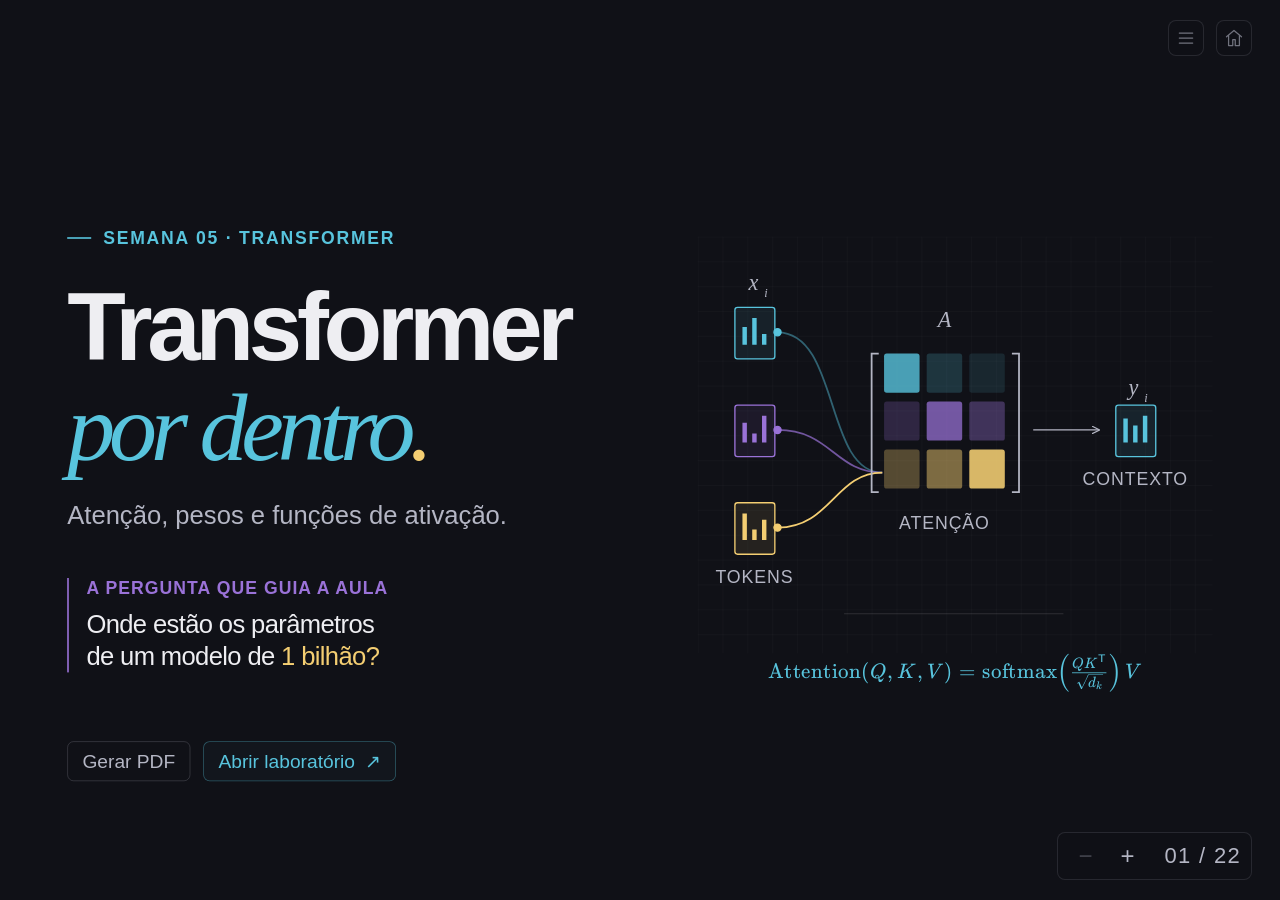
<file: apresentacoes/semana-05_2026-10-16/principal_joao_transformer-por-dentro/html_com_lab/index.html>
<!doctype html>
<html lang="pt-BR">
<head>
  <meta charset="utf-8">
  <meta name="viewport" content="width=device-width, initial-scale=1">
  <meta name="theme-color" content="#101117">
  <title>Transformer por dentro</title>
  <link rel="stylesheet" href="style.css?v=60">
  <link rel="stylesheet" href="slide-02.css?v=2">
  <link rel="stylesheet" href="slide-03.css?v=2">
  <link rel="stylesheet" href="slide-04.css?v=2">
  <link rel="stylesheet" href="slide-05.css?v=1">
  <link rel="stylesheet" href="slide-06.css?v=2">
  <link rel="stylesheet" href="slide-07.css?v=8">
  <link rel="stylesheet" href="slide-08.css?v=9">
  <link rel="stylesheet" href="slide-09.css?v=2">
  <link rel="stylesheet" href="slide-10.css?v=2">
  <link rel="stylesheet" href="multihead-output.css?v=1">
  <link rel="stylesheet" href="slide-11.css?v=2">
  <link rel="stylesheet" href="slide-12.css?v=1">
  <link rel="stylesheet" href="relu-gelu.css?v=2">
  <link rel="stylesheet" href="pythia-architecture.css?v=3">
  <link rel="stylesheet" href="softmax-temperature.css?v=2">
  <link rel="stylesheet" href="slide-13.css?v=1">
  <link rel="stylesheet" href="slide-14.css?v=1">
  <link rel="stylesheet" href="slide-15.css?v=2">
  <link rel="stylesheet" href="slide-16.css?v=1">
  <link rel="stylesheet" href="slide-17.css?v=1">
  <link rel="stylesheet" href="vendor/katex/katex.min.css">
  <script src="vendor/katex/katex.min.js" defer></script>
  <script src="script.js?v=64" defer></script>
</head>
<body>
  <main id="app">
    <section class="home" id="home" data-slide="0" data-page-label="01 / 22" aria-label="Slide 1: Transformer por dentro">
      <div class="cover-actions">
        <button id="generatePdf" class="pdf-button" type="button" title="Abrir impressão para salvar todos os slides em PDF">Gerar PDF</button>
        <a class="cover-lab-button" href="laboratorio/index.html">Abrir laboratório <span aria-hidden="true">↗</span></a>
      </div>
      <div class="home-inner">
        <div class="eyebrow"><span></span> SEMANA 05 · TRANSFORMER</div>
        <h1>Transformer<br><em>por dentro<span class="accent">.</span></em></h1>
        <p class="home-subtitle">Atenção, pesos e funções de ativação.</p>
        <div class="question"><span class="question-label">A PERGUNTA QUE GUIA A AULA</span><p>Onde estão os parâmetros<br>de um modelo de <strong>1 bilhão?</strong></p></div>
      </div>
      <figure class="home-visual">
        <svg class="attention-diagram" viewBox="0 0 580 470" role="img" aria-labelledby="diagram-title">
          <title id="diagram-title">Diagrama conceitual: vetores de tokens, matriz de atenção e vetor de saída com contexto.</title>
          <defs>
            <pattern id="grid" width="28" height="28" patternUnits="userSpaceOnUse"><path d="M28 0H0V28" fill="none" stroke="#ffffff" stroke-opacity=".045"/></pattern>
            <marker id="arrow" viewBox="0 0 10 10" refX="8" refY="5" markerWidth="6" markerHeight="6" orient="auto-start-reverse"><path d="M0 0L10 5L0 10" fill="none" stroke="#b4b6c4" stroke-width="1.5"/></marker>
          </defs>
          <rect width="580" height="470" fill="url(#grid)"/>
          <g class="attention-connections" fill="none" stroke-width="2">
            <path d="M90 108C160 108 143 266 208 266" stroke="#58c4dd" opacity=".45"/>
            <path d="M90 218C150 218 155 266 208 266" stroke="#9a72d8" opacity=".7"/>
            <path d="M90 328C150 328 155 266 208 266" stroke="#f4ce72"/>
          </g>
          <g font-family="Georgia, serif" font-style="italic" font-size="25" text-anchor="middle" fill="#b4b6c4">
            <text x="63" y="60">x</text><text x="77" y="68" font-size="14">i</text>
            <text x="278" y="102">A</text>
            <text x="491" y="179">y</text><text x="505" y="187" font-size="14">i</text>
          </g>
          <g class="input-vectors" stroke-width="1.5">
            <g stroke="#58c4dd" fill="#58c4dd"><rect x="42" y="80" width="45" height="58" rx="3" fill-opacity=".09"/><path d="M53 122V102M64 122V92M75 122V110" stroke-width="5"/><circle cx="90" cy="108" r="4"/></g>
            <g stroke="#9a72d8" fill="#9a72d8"><rect x="42" y="190" width="45" height="58" rx="3" fill-opacity=".09"/><path d="M53 232V210M64 232V222M75 232V202" stroke-width="5"/><circle cx="90" cy="218" r="4"/></g>
            <g stroke="#f4ce72" fill="#f4ce72"><rect x="42" y="300" width="45" height="58" rx="3" fill-opacity=".09"/><path d="M53 342V312M64 342V330M75 342V319" stroke-width="5"/><circle cx="90" cy="328" r="4"/></g>
          </g>
          <g class="attention-weights" transform="translate(210 132)">
            <path d="M-6 0H-14V156H-6M144 0H152V156H144" fill="none" stroke="#b4b6c4" stroke-width="2"/>
            <g fill="#58c4dd"><rect width="40" height="44" rx="3" opacity=".8"/><rect x="48" width="40" height="44" rx="3" opacity=".2"/><rect x="96" width="40" height="44" rx="3" opacity=".12"/></g>
            <g fill="#9a72d8"><rect y="54" width="40" height="44" rx="3" opacity=".22"/><rect x="48" y="54" width="40" height="44" rx="3" opacity=".72"/><rect x="96" y="54" width="40" height="44" rx="3" opacity=".35"/></g>
            <g fill="#f4ce72"><rect y="108" width="40" height="44" rx="3" opacity=".3"/><rect x="48" y="108" width="40" height="44" rx="3" opacity=".48"/><rect x="96" y="108" width="40" height="44" rx="3" opacity=".88"/></g>
          </g>
          <path class="output-connection" d="M378 218H451" fill="none" stroke="#b4b6c4" stroke-width="1.5" marker-end="url(#arrow)"/>
          <g class="context-vector" stroke="#58c4dd" stroke-width="1.5"><rect x="471" y="190" width="45" height="58" rx="3" fill="#58c4dd" fill-opacity=".1"/><path d="M482 232V205M493 232V213M504 232V202" stroke-width="5"/></g>
          <g fill="#b4b6c4" font-family="Arial, sans-serif" font-size="12" letter-spacing="2" text-anchor="middle"><text x="64" y="390">TOKENS</text><text x="278" y="329">ATENÇÃO</text><text x="493" y="280">CONTEXTO</text></g>
          <path d="M165 425H412" stroke="#ffffff" stroke-opacity=".14"/>
        </svg>
        <figcaption><span class="latex" data-tex="\operatorname{Attention}(Q,K,V)=\operatorname{softmax}\!\left(\frac{QK^{\mathsf T}}{\sqrt{d_k}}\right)V"></span></figcaption>
      </figure>
    </section>
    <section class="generation-slide" id="generation-loop" data-slide="1" data-page-label="02 / 22" aria-labelledby="generation-title" hidden>
      <div class="eyebrow"><span></span> UMA PREVISÃO POR VEZ</div>
      <h2 id="generation-title">Como o modelo <em>gera texto?</em></h2>
      <figure class="generation-figure">
        <svg class="generation-diagram" viewBox="0 0 1432 530" role="img" aria-labelledby="generation-svg-title generation-svg-description">
          <title id="generation-svg-title">Ciclo de geração de texto de um Transformer</title>
          <desc id="generation-svg-description">O prefixo O gato bebeu entra no Transformer. Uma distribuição atribui 55% a leite, 25% a água, 10% a suco e 10% a outros tokens. Leite é escolhido e acrescentado à entrada. Uma nova previsão atribui 60% a ponto, 20% a e, 10% a porque e 10% a outros. O ponto também retorna ao texto, e o ciclo se repete.</desc>
          <defs>
            <marker id="generation-arrow" viewBox="0 0 10 10" refX="8" refY="5" markerWidth="7" markerHeight="7" orient="auto"><path d="M1 1L8 5L1 9" fill="none" stroke="#b4b6c4" stroke-width="1.5"/></marker>
            <marker id="return-arrow" viewBox="0 0 10 10" refX="8" refY="5" markerWidth="7" markerHeight="7" orient="auto"><path d="M1 1L8 5L1 9" fill="none" stroke="#f4ce72" stroke-width="1.5"/></marker>
          </defs>
          <text x="0" y="65" class="stage-label">Texto de entrada</text>
          <text x="970" y="65" class="stage-label">Próximo token</text>
          <rect x="0" y="125" width="400" height="210" rx="14" class="input-card"/>
          <text x="30" y="213" class="prefix-text">O gato bebeu</text>
          <text x="30" y="276" class="prefix-text appended-token appended-milk">leite</text>
          <text x="114" y="276" class="prefix-text appended-token appended-period">.</text>
          <path d="M400 225H544" class="forward-path" marker-end="url(#generation-arrow)"/>
          <rect x="550" y="145" width="280" height="160" rx="14" class="model-card"/>
          <text x="690" y="240" class="model-label">Transformer</text>
          <rect x="550" y="145" width="280" height="160" rx="14" class="model-highlight"/>
          <path d="M830 225H945" class="forward-path" marker-end="url(#generation-arrow)"/>
          <g class="distribution distribution-first" data-probabilities="55,25,10,10">
            <text x="970" y="140" class="candidate">leite</text><rect x="1100" y="113" width="220" height="30" rx="4" class="probability-bar"/><text x="1410" y="140" class="probability-value">55%</text>
            <text x="970" y="200" class="candidate">água</text><rect x="1100" y="173" width="100" height="30" rx="4" class="probability-bar"/><text x="1410" y="200" class="probability-value">25%</text>
            <text x="970" y="260" class="candidate">suco</text><rect x="1100" y="233" width="40" height="30" rx="4" class="probability-bar"/><text x="1410" y="260" class="probability-value">10%</text>
            <text x="970" y="320" class="candidate">outros</text><rect x="1100" y="293" width="40" height="30" rx="4" class="probability-bar"/><text x="1410" y="320" class="probability-value">10%</text>
          </g>
          <g class="distribution distribution-second" data-probabilities="60,20,10,10">
            <text x="970" y="140" class="candidate">.</text><rect x="1100" y="113" width="240" height="30" rx="4" class="probability-bar"/><text x="1410" y="140" class="probability-value">60%</text>
            <text x="970" y="200" class="candidate">e</text><rect x="1100" y="173" width="80" height="30" rx="4" class="probability-bar"/><text x="1410" y="200" class="probability-value">20%</text>
            <text x="970" y="260" class="candidate">porque</text><rect x="1100" y="233" width="40" height="30" rx="4" class="probability-bar"/><text x="1410" y="260" class="probability-value">10%</text>
            <text x="970" y="320" class="candidate">outros</text><rect x="1100" y="293" width="40" height="30" rx="4" class="probability-bar"/><text x="1410" y="320" class="probability-value">10%</text>
          </g>
          <rect x="955" y="100" width="475" height="55" rx="8" class="chosen-highlight"/>
          <path d="M1200 355V410Q1200 440 1170 440H230Q200 440 200 410V350" class="return-path" marker-end="url(#return-arrow)"/>
          <g class="flying-token flying-milk" aria-hidden="true"><rect x="-12" y="-40" width="112" height="56" rx="8"/><text>leite</text></g>
          <g class="flying-token flying-period" aria-hidden="true"><rect x="-12" y="-40" width="52" height="56" rx="8"/><text>.</text></g>
          <text x="716" y="507" class="return-label">Retorno à entrada</text>
        </svg>
      </figure>
    </section>
    <section class="embedding-slide" id="token-embeddings" data-slide="2" data-page-label="03 / 22" aria-labelledby="embedding-title" hidden>
      <div class="eyebrow"><span></span> A ENTRADA DO MODELO</div>
      <h2 id="embedding-title">Das palavras aos <em>vetores.</em></h2>
      <figure class="embedding-figure">
        <svg class="embedding-diagram" viewBox="0 0 1432 540" role="img" aria-labelledby="embedding-svg-title embedding-svg-description">
          <title id="embedding-svg-title">Tokens, IDs e consulta à matriz de embeddings</title>
          <desc id="embedding-svg-description">O, gato e bebeu têm IDs 7, 42 e 91. Cada ID seleciona uma linha da matriz aprendida. A linha é copiada para um vetor da sequência de entrada. São mostradas três coordenadas de vetores que podem ter muitas dimensões.</desc>
          <defs><marker id="embedding-arrow" viewBox="0 0 10 10" refX="8" refY="5" markerWidth="7" markerHeight="7" orient="auto"><path d="M 1 1 L 8 5 L 1 9" fill="none" stroke="#b4b6c4" stroke-width="1.5"/></marker></defs>
          <text x="0" y="45" class="embedding-label">Tokens → IDs</text>
          <text x="480" y="45" class="embedding-label">Matriz de embeddings</text>
          <text x="1200" y="45" class="embedding-label output-label">Sequência de vetores</text>
          <g class="embedding-token token-0"><rect x="0" y="100" width="280" height="89.6" rx="10"/><text x="22" y="156" class="token-word">O</text><text x="260" y="156" class="token-id">ID 7</text></g>
          <path d="M 280 144.8 H 466" class="embedding-link" marker-end="url(#embedding-arrow)"/>
          <g class="embedding-row row-0"><rect x="480" y="100" width="420" height="89.6" rx="6"/><text x="502" y="156" class="table-id">7</text>
            <text x="600" y="156" class="table-value">0,2</text>
            <text x="700" y="156" class="table-value">−0,4</text>
            <text x="800" y="156" class="table-value">0,7</text>
            <text x="860" y="156" class="table-value">…</text></g>
          <g class="embedding-output output-0"><text x="1040" y="80" class="vector-token">O</text><path d="M 995 114 H 985 V 415 H 995 M 1085 114 H 1095 V 415 H 1085" class="vector-bracket"/>
            <text x="1040" y="177" class="vector-value">0,2</text>
            <text x="1040" y="247" class="vector-value">−0,4</text>
            <text x="1040" y="317" class="vector-value">0,7</text>
            <text x="1040" y="387" class="vector-value">⋮</text></g>
          <g class="embedding-token token-1"><rect x="0" y="226" width="280" height="89.6" rx="10"/><text x="22" y="282" class="token-word">gato</text><text x="260" y="282" class="token-id">ID 42</text></g>
          <path d="M 280 270.8 H 466" class="embedding-link" marker-end="url(#embedding-arrow)"/>
          <g class="embedding-row row-1"><rect x="480" y="226" width="420" height="89.6" rx="6"/><text x="502" y="282" class="table-id">42</text>
            <text x="600" y="282" class="table-value">0,8</text>
            <text x="700" y="282" class="table-value">0,1</text>
            <text x="800" y="282" class="table-value">−0,3</text>
            <text x="860" y="282" class="table-value">…</text></g>
          <g class="embedding-output output-1"><text x="1200" y="80" class="vector-token">gato</text><path d="M 1155 114 H 1145 V 415 H 1155 M 1245 114 H 1255 V 415 H 1245" class="vector-bracket"/>
            <text x="1200" y="177" class="vector-value">0,8</text>
            <text x="1200" y="247" class="vector-value">0,1</text>
            <text x="1200" y="317" class="vector-value">−0,3</text>
            <text x="1200" y="387" class="vector-value">⋮</text></g>
          <g class="embedding-token token-2"><rect x="0" y="352" width="280" height="89.6" rx="10"/><text x="22" y="408" class="token-word">bebeu</text><text x="260" y="408" class="token-id">ID 91</text></g>
          <path d="M 280 396.8 H 466" class="embedding-link" marker-end="url(#embedding-arrow)"/>
          <g class="embedding-row row-2"><rect x="480" y="352" width="420" height="89.6" rx="6"/><text x="502" y="408" class="table-id">91</text>
            <text x="600" y="408" class="table-value">−0,2</text>
            <text x="700" y="408" class="table-value">0,6</text>
            <text x="800" y="408" class="table-value">0,5</text>
            <text x="860" y="408" class="table-value">…</text></g>
          <g class="embedding-output output-2"><text x="1360" y="80" class="vector-token">bebeu</text><path d="M 1315 114 H 1305 V 415 H 1315 M 1405 114 H 1415 V 415 H 1405" class="vector-bracket"/>
            <text x="1360" y="177" class="vector-value">−0,2</text>
            <text x="1360" y="247" class="vector-value">0,6</text>
            <text x="1360" y="317" class="vector-value">0,5</text>
            <text x="1360" y="387" class="vector-value">⋮</text></g>
          <text x="690" y="499" class="embedding-learned">Parâmetros aprendidos</text>
          <foreignObject x="970" y="457" width="460" height="60">
            <p xmlns="http://www.w3.org/1999/xhtml" class="embedding-dim">Um vetor de <span class="latex" data-tex="d"></span> números por token</p>
          </foreignObject>
        </svg>
      </figure>
    </section>
    <section class="architecture-slide" id="inside-transformer" data-slide="3" data-page-label="04 / 22" aria-labelledby="architecture-title" hidden>
      <div class="eyebrow"><span></span> ARQUITETURA</div>
      <h2 id="architecture-title">Um bloco do <em>Pythia-1B.</em></h2>
      <figure class="architecture-figure">
        <svg class="architecture-diagram" viewBox="0 0 1432 600" role="img" aria-labelledby="architecture-svg-title architecture-svg-description">
          <title id="architecture-svg-title">Atenção e MLP em paralelo no Pythia-1B</title>
          <desc id="architecture-svg-description">Os vetores dos tokens entram em um bloco do Pythia-1B. A mesma entrada alimenta dois ramos paralelos: a atenção combina informação entre tokens, respeitando a ordem causal, e a MLP transforma cada token separadamente. O caminho residual preserva a entrada. As duas atualizações são somadas à entrada, e os vetores resultantes seguem para o próximo bloco. O modelo tem dezesseis blocos, cada um com parâmetros próprios. As normalizações dos ramos foram omitidas neste primeiro desenho e serão explicadas posteriormente. Paralelo descreve a dependência dos dados, não uma garantia de execução simultânea no hardware.</desc>
          <defs><marker id="architecture-arrowhead" viewBox="0 0 10 10" refX="8" refY="5" markerWidth="7" markerHeight="7" orient="auto"><path d="M1 1L8 5L1 9" fill="none" stroke="context-stroke" stroke-width="1.5"/></marker></defs>
          <g class="architecture-entry">
            <rect x="340" y="24" width="740" height="574" rx="20" class="architecture-block"/>
            <text x="710" y="69" class="architecture-caption">Bloco Transformer</text>
            <text x="156" y="256" class="architecture-label">Entrada</text>
            <g transform="translate(65 285)"><rect width="50" height="94" rx="6" class="architecture-vector"/><path d="M10 22H30" class="architecture-coordinate"/><path d="M10 47H43" class="architecture-coordinate"/><path d="M10 72H24" class="architecture-coordinate"/></g><g transform="translate(131 285)"><rect width="50" height="94" rx="6" class="architecture-vector"/><path d="M10 22H43" class="architecture-coordinate"/><path d="M10 47H24" class="architecture-coordinate"/><path d="M10 72H30" class="architecture-coordinate"/></g><g transform="translate(197 285)"><rect width="50" height="94" rx="6" class="architecture-vector"/><path d="M10 22H24" class="architecture-coordinate"/><path d="M10 47H30" class="architecture-coordinate"/><path d="M10 72H43" class="architecture-coordinate"/></g>
            <path d="M252 332H312" class="architecture-arrow" marker-end="url(#architecture-arrowhead)"/>
          </g>
          <g class="architecture-branches">
            <circle cx="315" cy="332" r="5" class="architecture-junction"/>
            <path d="M315 332V184H480" class="architecture-arrow attention-arrow" marker-end="url(#architecture-arrowhead)"/>
            <path d="M315 332V474H480" class="architecture-arrow mlp-arrow" marker-end="url(#architecture-arrowhead)"/>
            <rect x="490" y="104" width="420" height="160" rx="14" class="attention-panel"/>
            <text x="700" y="148" class="architecture-label attention-label">Atenção</text>
            <g class="architecture-mixing"><path d="M600 178H800M600 204H800M600 230H800M600 178L800 204M600 178L800 230M600 204L800 230"/></g>
            <text x="700" y="299" class="architecture-caption">Combina informação entre tokens</text>
            <rect x="490" y="394" width="420" height="160" rx="14" class="mlp-panel"/>
            <text x="700" y="438" class="architecture-label mlp-label">MLP</text>
            <g class="architecture-independent"><path d="M570 468H830M570 494H830M570 520H830"/><rect x="660" y="458" width="80" height="20" rx="4"/><rect x="660" y="484" width="80" height="20" rx="4"/><rect x="660" y="510" width="80" height="20" rx="4"/></g>
            <text x="700" y="582" class="architecture-caption">Transforma cada token</text>
          </g>
          <g class="architecture-result">
            <path d="M910 184H1010V305" class="architecture-arrow attention-arrow" marker-end="url(#architecture-arrowhead)"/>
            <path d="M910 474H1010V359" class="architecture-arrow mlp-arrow" marker-end="url(#architecture-arrowhead)"/>
            <path d="M315 332H983" class="architecture-arrow residual-arrow" marker-end="url(#architecture-arrowhead)"/>
            <text x="700" y="367" class="architecture-caption">Caminho residual</text>
            <circle cx="1010" cy="332" r="27" class="architecture-sum"/>
            <foreignObject x="983" y="305" width="54" height="54"><div xmlns="http://www.w3.org/1999/xhtml" class="sum-gate-math architecture-sum-math"><span class="latex" data-tex="+"></span></div></foreignObject>
            <path d="M1037 332H1168" class="architecture-arrow" marker-end="url(#architecture-arrowhead)"/>
            <text x="1276" y="256" class="architecture-label">Atualizados</text>
            <g transform="translate(1185 285)"><rect width="50" height="94" rx="6" class="architecture-vector"/><path d="M10 22H43" class="architecture-coordinate"/><path d="M10 47H26" class="architecture-coordinate"/><path d="M10 72H36" class="architecture-coordinate"/></g><g transform="translate(1251 285)"><rect width="50" height="94" rx="6" class="architecture-vector"/><path d="M10 22H26" class="architecture-coordinate"/><path d="M10 47H36" class="architecture-coordinate"/><path d="M10 72H43" class="architecture-coordinate"/></g><g transform="translate(1317 285)"><rect width="50" height="94" rx="6" class="architecture-vector"/><path d="M10 22H36" class="architecture-coordinate"/><path d="M10 47H43" class="architecture-coordinate"/><path d="M10 72H26" class="architecture-coordinate"/></g>
            <text x="1276" y="432" class="architecture-caption">Próximo bloco</text>
          </g>
        </svg>
      </figure>
    </section>
    <section class="context-slide" id="context-representation" data-slide="4" data-page-label="05 / 22" aria-labelledby="context-title" hidden>
      <div class="eyebrow"><span></span> ATENÇÃO E CONTEXTO</div>
      <h2 id="context-title">O contexto muda a <em>representação.</em></h2>
      <figure class="context-figure">
        <svg class="context-diagram" viewBox="0 0 1432 605" role="img" aria-labelledby="context-svg-title context-svg-description">
          <title id="context-svg-title">Contextualização da representação de ele na frase do gato</title>
          <desc id="context-svg-description">O gato bebeu leite porque ele estava com sede. A posição de ele recebe informação das posições anteriores, com destaque para gato. As palavras após ele estão esmaecidas e não têm ligações para ele. Abaixo, o vetor de ele antes da atenção se transforma em um vetor com informação do contexto.</desc>
          <defs><marker id="context-arrowhead" viewBox="0 0 10 10" refX="8" refY="5" markerWidth="6" markerHeight="6" orient="auto"><path d="M1 1L8 5L1 9" fill="none" stroke="#58c4dd" stroke-width="1.5"/></marker></defs>
<g class="context-token">
<text x="35" y="86">O</text>
<g transform="translate(12 130)" class="context-small-vector"><rect width="46" height="60" rx="4"/>
<path d="M9 15H33"/>
<path d="M9 30H23"/>
<path d="M9 45H37"/>
</g>
</g>
<path d="M35 197C35 255 785 255 785 197" class="context-link context-secondary-link" marker-end="url(#context-arrowhead)"/>
<g class="context-token context-source">
<rect x="95" y="42" width="110" height="64" rx="10"/>
<text x="150" y="86">gato</text>
<g transform="translate(127 130)" class="context-small-vector"><rect width="46" height="60" rx="4"/>
<path d="M9 15H33"/>
<path d="M9 30H23"/>
<path d="M9 45H37"/>
</g>
</g>
<path d="M150 197C150 255 785 255 785 197" class="context-link context-main-link" marker-end="url(#context-arrowhead)"/>
<g class="context-token">
<text x="305" y="86">bebeu</text>
<g transform="translate(282 130)" class="context-small-vector"><rect width="46" height="60" rx="4"/>
<path d="M9 15H33"/>
<path d="M9 30H23"/>
<path d="M9 45H37"/>
</g>
</g>
<path d="M305 197C305 255 785 255 785 197" class="context-link context-secondary-link" marker-end="url(#context-arrowhead)"/>
<g class="context-token">
<text x="465" y="86">leite</text>
<g transform="translate(442 130)" class="context-small-vector"><rect width="46" height="60" rx="4"/>
<path d="M9 15H33"/>
<path d="M9 30H23"/>
<path d="M9 45H37"/>
</g>
</g>
<path d="M465 197C465 255 785 255 785 197" class="context-link context-secondary-link" marker-end="url(#context-arrowhead)"/>
<g class="context-token">
<text x="625" y="86">porque</text>
<g transform="translate(602 130)" class="context-small-vector"><rect width="46" height="60" rx="4"/>
<path d="M9 15H33"/>
<path d="M9 30H23"/>
<path d="M9 45H37"/>
</g>
</g>
<path d="M625 197C625 255 785 255 785 197" class="context-link context-secondary-link" marker-end="url(#context-arrowhead)"/>
<g class="context-token context-target">
<rect x="730" y="42" width="110" height="64" rx="10"/>
<text x="785" y="86">ele</text>
<g transform="translate(762 130)" class="context-small-vector"><rect width="46" height="60" rx="4"/>
<path d="M9 15H25"/>
<path d="M9 30H36"/>
<path d="M9 45H29"/>
</g>
</g>
<g class="context-token context-future">
<text x="970" y="86">estava</text>
</g>
<g class="context-token context-future">
<text x="1140" y="86">com</text>
</g>
<g class="context-token context-future">
<text x="1300" y="86">sede.</text>
</g>
<g class="context-large-vector context-initial" transform="translate(420 450)"><rect width="100" height="120" rx="8"/>
<path d="M16 27H51" class="context-coordinate"/>
<path d="M16 57H76" class="context-coordinate"/>
<path d="M16 87H61" class="context-coordinate"/>
</g>
<g class="context-large-vector context-updated" transform="translate(1000 450)"><rect width="100" height="120" rx="8"/>
<path d="M16 27H81" class="context-coordinate"/>
<path d="M16 57H56" class="context-coordinate"/>
<path d="M16 87H76" class="context-coordinate"/>
</g>
          <text x="470" y="427" class="context-vector-label">“ele” antes da atenção</text>
          <text x="1050" y="427" class="context-vector-label">“ele” com contexto</text>
          <path d="M550 510H970" class="context-update-arrow" marker-end="url(#context-arrowhead)"/>
          <text x="760" y="483" class="context-update-label">Atenção</text>
        </svg>
      </figure>
    </section>
    <section class="query-slide" id="token-query" data-slide="5" data-page-label="06 / 22" aria-labelledby="query-title" hidden>
      <div class="eyebrow"><span></span> ATENÇÃO</div>
      <h2 id="query-title">Query (<span class="latex" data-tex="Q"></span>)<em class="guide-question">Como um token pode consultar outros tokens?</em></h2>
      <figure class="query-figure">
        <svg class="query-diagram" viewBox="0 0 1432 450" role="img" aria-labelledby="query-svg-title query-svg-desc">
          <title id="query-svg-title">A representação de creature se transforma em uma consulta</title>
          <desc id="query-svg-desc">A frase A fluffy blue creature roamed the verdant forest aparece no topo, com creature destacado. Seu vetor atravessa a matriz aprendida W Q e produz um vetor Query. A consulta é representada pela pergunta Que características descrevem esta criatura? Cada token gera sua própria consulta usando a mesma matriz.</desc>
          <defs><marker id="query-arrowhead" viewBox="0 0 10 10" refX="8" refY="5" markerWidth="7" markerHeight="7" orient="auto"><path d="M1 1L8 5L1 9" fill="none" stroke="#b4b6c4" stroke-width="1.5"/></marker></defs>
          <g class="query-sentence">
            <text x="35" y="54">A</text><text x="180" y="54">fluffy</text><text x="325" y="54">blue</text>
            <rect class="query-token-highlight" x="415" y="10" width="210" height="62" rx="10"/><text x="520" y="54" class="query-token-selected">creature</text>
            <text x="755" y="54">roamed</text><text x="920" y="54">the</text><text x="1085" y="54">verdant</text><text x="1300" y="54">forest.</text>
            <text x="180" y="96" class="query-translation">felpuda</text><text x="325" y="96" class="query-translation">azul</text><text x="520" y="96" class="query-translation">criatura</text>
          </g>
          <path class="query-origin-link" d="M520 110C520 134 265 120 265 139"/>
          <g class="query-source">
            <text x="265" y="166" class="query-label">Vetor de “creature”</text>
            <g class="query-input-vector" transform="translate(215 198)"><rect width="100" height="140" rx="8"/><path d="M20 27H75M20 55H55M20 83H82M20 111H65"/></g>
            <foreignObject x="200" y="350" width="130" height="60"><div xmlns="http://www.w3.org/1999/xhtml" class="query-math query-input-symbol"><span class="latex" data-tex="x_i"></span></div></foreignObject>
            <path d="M330 268H554" class="query-arrow" marker-end="url(#query-arrowhead)"/>
          </g>
          <g class="query-projection">
            <rect class="query-matrix" x="574" y="196" width="210" height="144" rx="12"/>
            <path class="query-matrix-grid" d="M627 196V340M679 196V340M731 196V340M574 232H784M574 268H784M574 304H784"/>
            <foreignObject x="574" y="238" width="210" height="70"><div xmlns="http://www.w3.org/1999/xhtml" class="query-math query-matrix-symbol"><span class="latex" data-tex="W_Q"></span></div></foreignObject>
            <text x="679" y="381" class="query-parameter-label">Matriz aprendida</text>
          </g>
          <g class="query-result">
            <path d="M800 268H1030" class="query-arrow" marker-end="url(#query-arrowhead)"/>
            <text x="1100" y="166" class="query-label query-result-label">Query (consulta)</text>
            <g class="query-output-vector" transform="translate(1055 215)"><rect width="90" height="106" rx="8"/><path d="M18 25H65M18 53H75M18 81H49"/></g>
            <foreignObject x="1040" y="335" width="120" height="60"><div xmlns="http://www.w3.org/1999/xhtml" class="query-math query-output-symbol"><span class="latex" data-tex="q_i"></span></div></foreignObject>
          </g>
          <g class="query-question"><text x="716" y="440">“Que características descrevem esta criatura?”</text></g>
        </svg>
      </figure>
      <div class="query-takeaway"><div class="query-equation"><span class="latex" data-tex="q_i=x_iW_Q"></span></div></div>
    </section>
    <section class="key-slide" id="token-key" data-slide="6" data-page-label="07 / 22" aria-labelledby="key-title" hidden>
      <div class="eyebrow"><span></span> ATENÇÃO</div>
      <h2 id="key-title">Key (<span class="latex" data-tex="K"></span>)<em class="guide-question">Como um token pode responder a outros tokens?</em></h2>
      <figure class="key-figure"><svg class="key-diagram" viewBox="0 0 1432 540" role="img" aria-labelledby="key-svg-title key-svg-desc">
        <title id="key-svg-title">A mesma Query pode produzir scores positivos ou negativos</title>
        <desc id="key-svg-desc">Cada palavra identifica um vetor de entrada azul. Esse vetor é multiplicado pela mesma matriz aprendida W_K em cada linha, produzindo o vetor Key verde. Só então a Key participa do produto interno com a Query amarela já calculada de creature. Três linhas comparam as Keys de fluffy, blue e A com a mesma Query de creature. O produto interno escalado dá três para fluffy, aproximadamente três vírgula 323 para blue e menos cinco para A. A Query é repetida visualmente, mas representa a mesma consulta. O score negativo de A será convertido em um peso de atenção pequeno e positivo pelo softmax no próximo slide. As etapas aparecem sem apagar as anteriores.</desc>
        <defs><marker id="key-arrowhead" viewBox="0 0 10 10" refX="8" refY="5" markerWidth="6" markerHeight="6" orient="auto"><path d="M1 1L8 5L1 9" fill="none" stroke="#b4b6c4" stroke-width="1.5"/></marker></defs>
<text x="229" y="40" class="key-stage-label"><tspan x="229">Vetor do</tspan><tspan x="229" dy="34">token</tspan></text>
        <text x="570" y="55" class="key-key-label">Key</text>
        <text x="715" y="40" class="key-stage-label"><tspan x="715">Produto</tspan><tspan x="715" dy="34">interno</tspan></text>
        <text x="869" y="40" class="key-query-label"><tspan x="869">Query de</tspan><tspan x="869" dy="34">“creature”</tspan></text>
        <text x="1210" y="55" class="key-stage-label">Score/peso</text>
        <g class="key-projection key-projection-0"><text x="73" y="192" class="key-word">fluffy</text><path class="key-arrow" d="M133 180H177" marker-end="url(#key-arrowhead)"/><g transform="translate(190 134)" class="key-input"><rect width="78" height="92" rx="8"/><path d="M16 23H56M16 46H62M16 69H42"/></g><foreignObject x="282" y="151" width="55" height="80"><div xmlns="http://www.w3.org/1999/xhtml" class="key-matrix-math"><span class="latex" data-tex="\times"></span></div></foreignObject><rect x="345" y="134" width="100" height="92" rx="8" class="key-matrix"/><foreignObject x="345" y="152" width="100" height="80"><div xmlns="http://www.w3.org/1999/xhtml" class="key-matrix-math"><span class="latex" data-tex="W_K"></span></div></foreignObject><foreignObject x="460" y="151" width="55" height="80"><div xmlns="http://www.w3.org/1999/xhtml" class="key-math"><span class="latex" data-tex="="></span></div></foreignObject><g transform="translate(531 134)" class="key-output"><rect width="78" height="92" rx="8"/><path d="M16 23H56M16 46H62M16 69H42"/></g></g>
        <g class="key-comparison key-comparison-0"><foreignObject x="680" y="150" width="70" height="80"><div xmlns="http://www.w3.org/1999/xhtml" class="key-math"><span class="latex" data-tex="\cdot"></span></div></foreignObject><g transform="translate(830 134)" class="key-query-block"><rect width="78" height="92" rx="8"/><path d="M16 23H56M16 46H62M16 69H42"/></g><path class="key-arrow" d="M958 180H1080" marker-end="url(#key-arrowhead)"/></g>
        <g class="key-score key-score-0 "><rect class="key-score-card" x="1120" y="134" width="180" height="92" rx="10"/><foreignObject x="1120" y="151" width="180" height="80"><div xmlns="http://www.w3.org/1999/xhtml" class="key-score-math"><span class="latex" data-tex="3"></span></div></foreignObject></g>
        <g class="key-projection key-projection-1"><text x="73" y="332" class="key-word">blue</text><path class="key-arrow" d="M133 320H177" marker-end="url(#key-arrowhead)"/><g transform="translate(190 274)" class="key-input"><rect width="78" height="92" rx="8"/><path d="M16 23H56M16 46H62M16 69H42"/></g><foreignObject x="282" y="291" width="55" height="80"><div xmlns="http://www.w3.org/1999/xhtml" class="key-matrix-math"><span class="latex" data-tex="\times"></span></div></foreignObject><rect x="345" y="274" width="100" height="92" rx="8" class="key-matrix"/><foreignObject x="345" y="292" width="100" height="80"><div xmlns="http://www.w3.org/1999/xhtml" class="key-matrix-math"><span class="latex" data-tex="W_K"></span></div></foreignObject><foreignObject x="460" y="291" width="55" height="80"><div xmlns="http://www.w3.org/1999/xhtml" class="key-math"><span class="latex" data-tex="="></span></div></foreignObject><g transform="translate(531 274)" class="key-output"><rect width="78" height="92" rx="8"/><path d="M16 23H56M16 46H62M16 69H42"/></g></g>
        <g class="key-comparison key-comparison-1"><foreignObject x="680" y="290" width="70" height="80"><div xmlns="http://www.w3.org/1999/xhtml" class="key-math"><span class="latex" data-tex="\cdot"></span></div></foreignObject><g transform="translate(830 274)" class="key-query-block"><rect width="78" height="92" rx="8"/><path d="M16 23H56M16 46H62M16 69H42"/></g><path class="key-arrow" d="M958 320H1080" marker-end="url(#key-arrowhead)"/></g>
        <g class="key-score key-score-1 "><rect class="key-score-card" x="1120" y="274" width="180" height="92" rx="10"/><foreignObject x="1120" y="291" width="180" height="80"><div xmlns="http://www.w3.org/1999/xhtml" class="key-score-math"><span class="latex" data-tex="3{,}323"></span></div></foreignObject></g>
        <g class="key-projection key-projection-2"><text x="73" y="472" class="key-word">A</text><path class="key-arrow" d="M133 460H177" marker-end="url(#key-arrowhead)"/><g transform="translate(190 414)" class="key-input"><rect width="78" height="92" rx="8"/><path d="M16 23H56M16 46H62M16 69H42"/></g><foreignObject x="282" y="431" width="55" height="80"><div xmlns="http://www.w3.org/1999/xhtml" class="key-matrix-math"><span class="latex" data-tex="\times"></span></div></foreignObject><rect x="345" y="414" width="100" height="92" rx="8" class="key-matrix"/><foreignObject x="345" y="432" width="100" height="80"><div xmlns="http://www.w3.org/1999/xhtml" class="key-matrix-math"><span class="latex" data-tex="W_K"></span></div></foreignObject><foreignObject x="460" y="431" width="55" height="80"><div xmlns="http://www.w3.org/1999/xhtml" class="key-math"><span class="latex" data-tex="="></span></div></foreignObject><g transform="translate(531 414)" class="key-output"><rect width="78" height="92" rx="8"/><path d="M16 23H56M16 46H62M16 69H42"/></g></g>
        <g class="key-comparison key-comparison-2"><foreignObject x="680" y="430" width="70" height="80"><div xmlns="http://www.w3.org/1999/xhtml" class="key-math"><span class="latex" data-tex="\cdot"></span></div></foreignObject><g transform="translate(830 414)" class="key-query-block"><rect width="78" height="92" rx="8"/><path d="M16 23H56M16 46H62M16 69H42"/></g><path class="key-arrow" d="M958 460H1080" marker-end="url(#key-arrowhead)"/></g>
        <g class="key-score key-score-2 key-low"><rect class="key-score-card" x="1120" y="414" width="180" height="92" rx="10"/><foreignObject x="1120" y="431" width="180" height="80"><div xmlns="http://www.w3.org/1999/xhtml" class="key-score-math"><span class="latex" data-tex="-5"></span></div></foreignObject></g>
      </svg></figure>
    </section>
    <section class="pattern-slide" id="attention-pattern" data-slide="7" data-page-label="08 / 22" aria-labelledby="pattern-title" hidden>
      <div class="eyebrow"><span></span> ATENÇÃO</div>
      <h2 id="pattern-title">Padrão de <em>atenção.</em></h2>
      <figure class="pattern-figure"><svg class="pattern-diagram" viewBox="0 0 1432 550" role="img" aria-labelledby="pattern-svg-title pattern-svg-desc">
        <title id="pattern-svg-title">Padrão de atenção com uma distribuição de probabilidades por coluna</title>
        <desc id="pattern-svg-desc">As colunas representam Queries, quem consulta, com cabeçalhos amarelos e setas para baixo. As linhas representam Keys, quem é consultado, com cabeçalhos verdes e setas para a direita, como nas anotações. O softmax normaliza os scores de cada coluna para uma distribuição de probabilidades. A coluna de creature está destacada: os scores menos cinco, três, aproximadamente três vírgula 323 e menos cinco geram pesos de aproximadamente zero vírgula 00014, zero vírgula 42, zero vírgula 58 e aproximadamente zero. As células cinzas abaixo da diagonal são mascaradas: tokens futuros recebem score menos infinito antes do softmax e peso exatamente zero depois. Essas células mostram ambos os valores. As colunas são acrescentadas sem apagar as anteriores.</desc>
        <text x="800" y="24" class="pattern-query-axis">Queries · quem consulta</text>
        <path class="pattern-key-bracket" d="M195 115H185V475H195"/>
        <text x="98" y="260" class="pattern-key-axis">Keys</text>
        <text x="98" y="296" class="pattern-axis-explanation"><tspan x="98">Quem é</tspan><tspan x="98" dy="30">consultado</tspan></text>
<rect class="pattern-query-header " x="430" y="49" width="170" height="49" rx="8"/><text x="515" y="83" class="pattern-column ">A</text><path class="pattern-query-direction" d="M515 100V112M510 107L515 112L520 107"/><rect class="pattern-query-header " x="620" y="49" width="170" height="49" rx="8"/><text x="705" y="83" class="pattern-column ">fluffy</text><path class="pattern-query-direction" d="M705 100V112M700 107L705 112L710 107"/><rect class="pattern-query-header " x="810" y="49" width="170" height="49" rx="8"/><text x="895" y="83" class="pattern-column ">blue</text><path class="pattern-query-direction" d="M895 100V112M890 107L895 112L900 107"/><rect class="pattern-query-header pattern-query-selected" x="1000" y="49" width="170" height="49" rx="8"/><text x="1085" y="83" class="pattern-column pattern-target">creature</text><path class="pattern-query-direction" d="M1085 100V112M1080 107L1085 112L1090 107"/><rect class="pattern-key-header" x="205" y="135" width="170" height="50" rx="8"/><text x="355" y="171" class="pattern-token">A</text><path class="pattern-key-direction" d="M382 160H414M409 155L414 160L409 165"/><rect class="pattern-key-header" x="205" y="225" width="170" height="50" rx="8"/><text x="355" y="261" class="pattern-token">fluffy</text><path class="pattern-key-direction" d="M382 250H414M409 245L414 250L409 255"/><rect class="pattern-key-header" x="205" y="315" width="170" height="50" rx="8"/><text x="355" y="351" class="pattern-token">blue</text><path class="pattern-key-direction" d="M382 340H414M409 335L414 340L409 345"/><rect class="pattern-key-header" x="205" y="405" width="170" height="50" rx="8"/><text x="355" y="441" class="pattern-token">creature</text><path class="pattern-key-direction" d="M382 430H414M409 425L414 430L409 435"/><rect class="pattern-cell " x="420" y="115" width="190" height="90"/><rect class="pattern-cell pattern-masked" x="420" y="205" width="190" height="90"/><foreignObject x="425" y="210" width="180" height="34"><div xmlns="http://www.w3.org/1999/xhtml" class="pattern-score pattern-mask-score"><span class="latex" data-tex="-\infty\;\downarrow"></span></div></foreignObject><foreignObject x="425" y="249" width="180" height="44"><div xmlns="http://www.w3.org/1999/xhtml" class="pattern-number pattern-zero"><span class="latex" data-tex="0"></span></div></foreignObject><rect class="pattern-cell pattern-masked" x="420" y="295" width="190" height="90"/><foreignObject x="425" y="300" width="180" height="34"><div xmlns="http://www.w3.org/1999/xhtml" class="pattern-score pattern-mask-score"><span class="latex" data-tex="-\infty\;\downarrow"></span></div></foreignObject><foreignObject x="425" y="339" width="180" height="44"><div xmlns="http://www.w3.org/1999/xhtml" class="pattern-number pattern-zero"><span class="latex" data-tex="0"></span></div></foreignObject><rect class="pattern-cell pattern-masked" x="420" y="385" width="190" height="90"/><foreignObject x="425" y="390" width="180" height="34"><div xmlns="http://www.w3.org/1999/xhtml" class="pattern-score pattern-mask-score"><span class="latex" data-tex="-\infty\;\downarrow"></span></div></foreignObject><foreignObject x="425" y="429" width="180" height="44"><div xmlns="http://www.w3.org/1999/xhtml" class="pattern-number pattern-zero"><span class="latex" data-tex="0"></span></div></foreignObject><rect class="pattern-cell " x="610" y="115" width="190" height="90"/><rect class="pattern-cell " x="610" y="205" width="190" height="90"/><rect class="pattern-cell pattern-masked" x="610" y="295" width="190" height="90"/><foreignObject x="615" y="300" width="180" height="34"><div xmlns="http://www.w3.org/1999/xhtml" class="pattern-score pattern-mask-score"><span class="latex" data-tex="-\infty\;\downarrow"></span></div></foreignObject><foreignObject x="615" y="339" width="180" height="44"><div xmlns="http://www.w3.org/1999/xhtml" class="pattern-number pattern-zero"><span class="latex" data-tex="0"></span></div></foreignObject><rect class="pattern-cell pattern-masked" x="610" y="385" width="190" height="90"/><foreignObject x="615" y="390" width="180" height="34"><div xmlns="http://www.w3.org/1999/xhtml" class="pattern-score pattern-mask-score"><span class="latex" data-tex="-\infty\;\downarrow"></span></div></foreignObject><foreignObject x="615" y="429" width="180" height="44"><div xmlns="http://www.w3.org/1999/xhtml" class="pattern-number pattern-zero"><span class="latex" data-tex="0"></span></div></foreignObject><rect class="pattern-cell " x="800" y="115" width="190" height="90"/><rect class="pattern-cell " x="800" y="205" width="190" height="90"/><rect class="pattern-cell " x="800" y="295" width="190" height="90"/><rect class="pattern-cell pattern-masked" x="800" y="385" width="190" height="90"/><foreignObject x="805" y="390" width="180" height="34"><div xmlns="http://www.w3.org/1999/xhtml" class="pattern-score pattern-mask-score"><span class="latex" data-tex="-\infty\;\downarrow"></span></div></foreignObject><foreignObject x="805" y="429" width="180" height="44"><div xmlns="http://www.w3.org/1999/xhtml" class="pattern-number pattern-zero"><span class="latex" data-tex="0"></span></div></foreignObject><rect class="pattern-cell " x="990" y="115" width="190" height="90"/><rect class="pattern-cell " x="990" y="205" width="190" height="90"/><rect class="pattern-cell " x="990" y="295" width="190" height="90"/><rect class="pattern-cell " x="990" y="385" width="190" height="90"/><g class="pattern-column-values" data-column="0"><g class="pattern-weight" data-row="0" data-column="0" data-weight="1"><rect class="pattern-strength" x="421" y="116" width="188" height="88" fill-opacity="0.32"/><foreignObject x="425" y="138" width="180" height="62"><div xmlns="http://www.w3.org/1999/xhtml" class="pattern-number "><span class="latex" data-tex="1"></span></div></foreignObject></g></g><g class="pattern-column-values" data-column="1"><g class="pattern-weight" data-row="0" data-column="1" data-weight="0.1"><rect class="pattern-strength" x="611" y="116" width="188" height="88" fill-opacity="0.068"/><foreignObject x="615" y="138" width="180" height="62"><div xmlns="http://www.w3.org/1999/xhtml" class="pattern-number "><span class="latex" data-tex="0{,}10"></span></div></foreignObject></g><g class="pattern-weight" data-row="1" data-column="1" data-weight="0.9"><rect class="pattern-strength" x="611" y="206" width="188" height="88" fill-opacity="0.29200000000000004"/><foreignObject x="615" y="228" width="180" height="62"><div xmlns="http://www.w3.org/1999/xhtml" class="pattern-number "><span class="latex" data-tex="0{,}90"></span></div></foreignObject></g></g><g class="pattern-column-values" data-column="2"><g class="pattern-weight" data-row="0" data-column="2" data-weight="0.05"><rect class="pattern-strength" x="801" y="116" width="188" height="88" fill-opacity="0.054000000000000006"/><foreignObject x="805" y="138" width="180" height="62"><div xmlns="http://www.w3.org/1999/xhtml" class="pattern-number "><span class="latex" data-tex="0{,}05"></span></div></foreignObject></g><g class="pattern-weight" data-row="1" data-column="2" data-weight="0.15"><rect class="pattern-strength" x="801" y="206" width="188" height="88" fill-opacity="0.082"/><foreignObject x="805" y="228" width="180" height="62"><div xmlns="http://www.w3.org/1999/xhtml" class="pattern-number "><span class="latex" data-tex="0{,}15"></span></div></foreignObject></g><g class="pattern-weight" data-row="2" data-column="2" data-weight="0.8"><rect class="pattern-strength" x="801" y="296" width="188" height="88" fill-opacity="0.264"/><foreignObject x="805" y="318" width="180" height="62"><div xmlns="http://www.w3.org/1999/xhtml" class="pattern-number "><span class="latex" data-tex="0{,}80"></span></div></foreignObject></g></g><g class="pattern-column-values" data-column="3"><g class="pattern-weight" data-row="0" data-column="3" data-weight="0.00014085461249394905"><rect class="pattern-strength" x="991" y="116" width="188" height="88" fill-opacity="0.04003943929149831"/><foreignObject x="995" y="120" width="180" height="34"><div xmlns="http://www.w3.org/1999/xhtml" class="pattern-score"><span class="latex" data-tex="-5\;\downarrow"></span></div></foreignObject><foreignObject x="995" y="159" width="180" height="44"><div xmlns="http://www.w3.org/1999/xhtml" class="pattern-number pattern-small"><span class="latex" data-tex="0{,}00014"></span></div></foreignObject></g><g class="pattern-weight" data-row="1" data-column="3" data-weight="0.41988168212550503"><rect class="pattern-strength" x="991" y="206" width="188" height="88" fill-opacity="0.1575668709951414"/><foreignObject x="995" y="210" width="180" height="34"><div xmlns="http://www.w3.org/1999/xhtml" class="pattern-score"><span class="latex" data-tex="3\;\downarrow"></span></div></foreignObject><foreignObject x="995" y="249" width="180" height="44"><div xmlns="http://www.w3.org/1999/xhtml" class="pattern-number "><span class="latex" data-tex="0{,}42"></span></div></foreignObject></g><g class="pattern-weight" data-row="2" data-column="3" data-weight="0.579836608649507"><rect class="pattern-strength" x="991" y="296" width="188" height="88" fill-opacity="0.202354250421862"/><foreignObject x="995" y="300" width="180" height="34"><div xmlns="http://www.w3.org/1999/xhtml" class="pattern-score"><span class="latex" data-tex="3{,}323\;\downarrow"></span></div></foreignObject><foreignObject x="995" y="339" width="180" height="44"><div xmlns="http://www.w3.org/1999/xhtml" class="pattern-number "><span class="latex" data-tex="0{,}58"></span></div></foreignObject></g><g class="pattern-weight" data-row="3" data-column="3" data-weight="0.00014085461249394905"><rect class="pattern-strength" x="991" y="386" width="188" height="88" fill-opacity="0.04003943929149831"/><foreignObject x="995" y="390" width="180" height="34"><div xmlns="http://www.w3.org/1999/xhtml" class="pattern-score"><span class="latex" data-tex="-5\;\downarrow"></span></div></foreignObject><foreignObject x="995" y="429" width="180" height="44"><div xmlns="http://www.w3.org/1999/xhtml" class="pattern-number "><span class="latex" data-tex="\approx0"></span></div></foreignObject></g></g>
        <rect class="pattern-focus" x="990" y="115" width="190" height="360" rx="8"/>
        <rect class="pattern-masked pattern-cell" x="420" y="510" width="32" height="26"/><text x="470" y="532" class="pattern-legend">Mascarado: token futuro</text>
        <text x="1085" y="532" class="pattern-column-guide">Score / peso</text>
      </svg></figure>
      <div class="pattern-takeaway"><span class="pattern-softmax-label">softmax por coluna</span><svg class="pattern-probability-arrow" width="72" height="24" viewBox="0 0 72 24" aria-hidden="true"><path d="M1 12H68M59 4L68 12L59 20"/></svg><span>Distribuição de probabilidades</span></div>
    </section>
    <section class="value-slide" id="token-value" data-slide="8" data-page-label="09 / 22" aria-labelledby="value-title" hidden>
      <div class="eyebrow"><span></span> ATENÇÃO</div>
      <h2 id="value-title">Value (<span class="latex" data-tex="V"></span>)<em class="guide-question">Como transferir informação de um token para outro?</em></h2>
      <figure class="value-figure"><svg class="value-diagram" viewBox="0 0 1432 450" role="img" aria-labelledby="value-svg-title value-svg-desc">
        <title id="value-svg-title">Values transferem textura e cor para creature</title>
        <desc id="value-svg-desc">Na frase A fluffy blue creature roamed the verdant forest, fluffy e blue fornecem vetores Value pela mesma matriz aprendida W V. Os pesos 0,42 e 0,58 multiplicam todas as coordenadas dos respectivos vetores. As parcelas convergem para a soma da cabeça. Uma criatura passa a aparecer felpuda e azul, representando o conteúdo combinado. A projeção de saída e a soma residual fazem parte da atualização no bloco completo.</desc>
        <defs><marker id="value-arrowhead" viewBox="0 0 10 10" refX="8" refY="5" markerWidth="6" markerHeight="6" orient="auto"><path d="M1 1L8 5L1 9" fill="none" stroke="#b4b6c4" stroke-width="1.5"/></marker></defs>
        <g class="value-sentence"><text x="35" y="54">A</text><text x="180" y="54">fluffy</text><text x="325" y="54">blue</text><rect x="415" y="10" width="210" height="62" rx="10"/><text x="520" y="54" class="value-target">creature</text><text x="755" y="54">roamed</text><text x="920" y="54">the</text><text x="1085" y="54">verdant</text><text x="1300" y="54">forest.</text></g>
        <text x="532" y="126" class="value-stage-label">Values</text><text x="753" y="126" class="value-stage-label">Soma ponderada</text>
<g class="value-source value-source-0"><text x="80" y="205" class="value-word">fluffy</text><g transform="translate(163 165)" class="value-input"><rect width="64" height="86" rx="6"/><path class="value-coordinate" d="M12 20H52"/><path class="value-coordinate" d="M12 43H30"/><path class="value-coordinate" d="M12 66H42"/></g><path class="value-arrow" d="M242 208H300" marker-end="url(#value-arrowhead)"/><rect class="value-matrix" x="320" y="170" width="110" height="76" rx="8"/><foreignObject x="320" y="185" width="110" height="60"><div xmlns="http://www.w3.org/1999/xhtml" class="value-matrix-math"><span class="latex" data-tex="W_V"></span></div></foreignObject></g><g class="value-created value-created-0"><path class="value-arrow" d="M445 208H482" marker-end="url(#value-arrowhead)"/><g transform="translate(500 165)" class="value-vector"><rect width="64" height="86" rx="6"/><path class="value-coordinate" d="M12 20H52"/><path class="value-coordinate" d="M12 43H30"/><path class="value-coordinate" d="M12 66H42"/></g></g><g class="value-weighted value-weighted-0"><foreignObject x="575" y="185" width="128" height="65"><div xmlns="http://www.w3.org/1999/xhtml" class="value-weight-math"><span class="latex" data-tex="\times 0{,}42"></span></div></foreignObject><g transform="translate(715 165)" class="value-contribution"><rect width="64" height="86" rx="6"/><path class="value-coordinate" d="M12 20H28.8"/><path class="value-coordinate" d="M12 43H19.56"/><path class="value-coordinate" d="M12 66H24.6"/></g><path class="value-contribution-link" stroke-width="2.1" d="M795 208C835 208 847 272 877 272"/></g><g class="value-source value-source-1" transform="translate(0 16)"><text x="80" y="335" class="value-word">blue</text><g transform="translate(163 295)" class="value-input"><rect width="64" height="86" rx="6"/><path class="value-coordinate" d="M12 20H26"/><path class="value-coordinate" d="M12 43H52"/><path class="value-coordinate" d="M12 66H34"/></g><path class="value-arrow" d="M242 338H300" marker-end="url(#value-arrowhead)"/><rect class="value-matrix" x="320" y="300" width="110" height="76" rx="8"/><foreignObject x="320" y="315" width="110" height="60"><div xmlns="http://www.w3.org/1999/xhtml" class="value-matrix-math"><span class="latex" data-tex="W_V"></span></div></foreignObject></g><g class="value-created value-created-1" transform="translate(0 16)"><path class="value-arrow" d="M445 338H482" marker-end="url(#value-arrowhead)"/><g transform="translate(500 295)" class="value-vector"><rect width="64" height="86" rx="6"/><path class="value-coordinate" d="M12 20H26"/><path class="value-coordinate" d="M12 43H52"/><path class="value-coordinate" d="M12 66H34"/></g></g><g class="value-weighted value-weighted-1" transform="translate(0 16)"><foreignObject x="575" y="315" width="128" height="65"><div xmlns="http://www.w3.org/1999/xhtml" class="value-weight-math"><span class="latex" data-tex="\times 0{,}58"></span></div></foreignObject><g transform="translate(715 295)" class="value-contribution"><rect width="64" height="86" rx="6"/><path class="value-coordinate" d="M12 20H20.119999999999997"/><path class="value-coordinate" d="M12 43H35.2"/><path class="value-coordinate" d="M12 66H24.759999999999998"/></g><path class="value-contribution-link" stroke-width="2.9" d="M795 338C835 338 847 256 877 256"/></g>        <g class="value-sum" transform="translate(0 8)"><circle cx="908" cy="264" r="29" class="value-sum-circle"/>
<foreignObject class="sum-gate-symbol" x="879" y="235" width="58" height="58"><div xmlns="http://www.w3.org/1999/xhtml" class="value-sum-math sum-gate-math"><span class="latex" data-tex="+"></span></div></foreignObject><text x="908" y="331" class="value-stage-label">Soma</text><path class="value-arrow" d="M949 264H1064" marker-end="url(#value-arrowhead)"/></g>
        <g class="value-creature" transform="translate(0 8)"><text x="1198" y="154" class="value-creature-label">“creature”</text><circle cx="1198" cy="263" r="63" class="value-creature-base"/><circle cx="1198" cy="263" r="63" class="value-creature-blue"/>
        <g class="value-creature-fur">
<path d="M1260.00 263.00L1273.98 264.90"/><path d="M1258.65 275.89L1271.92 280.65"/><path d="M1254.64 288.22L1266.64 295.64"/><path d="M1248.16 299.44L1258.35 309.19"/><path d="M1239.49 309.07L1247.43 320.73"/><path d="M1229.00 316.69L1234.34 329.75"/><path d="M1217.16 321.97L1219.67 335.84"/><path d="M1204.48 324.66L1204.05 338.76"/><path d="M1191.52 324.66L1188.17 338.36"/><path d="M1178.84 321.97L1172.72 334.67"/><path d="M1167.00 316.69L1158.37 327.85"/><path d="M1156.51 309.07L1145.75 318.19"/><path d="M1147.84 299.44L1135.42 306.12"/><path d="M1141.36 288.22L1127.82 292.17"/><path d="M1137.35 275.89L1123.29 276.94"/><path d="M1136.00 263.00L1122.02 261.10"/><path d="M1137.35 250.11L1124.08 245.35"/><path d="M1141.36 237.78L1129.36 230.36"/><path d="M1147.84 226.56L1137.65 216.81"/><path d="M1156.51 216.93L1148.57 205.27"/><path d="M1167.00 209.31L1161.66 196.25"/><path d="M1178.84 204.03L1176.33 190.16"/><path d="M1191.52 201.34L1191.95 187.24"/><path d="M1204.48 201.34L1207.83 187.64"/><path d="M1217.16 204.03L1223.28 191.33"/><path d="M1229.00 209.31L1237.63 198.15"/><path d="M1239.49 216.93L1250.25 207.81"/><path d="M1248.16 226.56L1260.58 219.88"/><path d="M1254.64 237.78L1268.18 233.83"/><path d="M1258.65 250.11L1272.71 249.06"/></g><g class="value-creature-face"><circle cx="1177" cy="252" r="6"/><circle cx="1219" cy="252" r="6"/><path d="M1178 282Q1198 299 1218 282"/></g>
          <g class="value-meaning"><text x="1198" y="368" class="value-creature-label">Felpuda + azul</text></g></g>
      </svg></figure>
    </section>
    <section class="example-slide" id="attention-portuguese" data-slide="9" data-page-label="10 / 22" aria-labelledby="example-title" hidden>
      <div class="eyebrow"><span></span> ATENÇÃO · EXEMPLO EM PORTUGUÊS</div>
      <h2 id="example-title">De “gato” a <em>“ele”.</em></h2>
      <figure class="example-figure"><svg class="example-diagram" viewBox="0 0 1432 570" role="img" aria-labelledby="example-svg-title example-svg-desc">
        <title id="example-svg-title">Atenção causal na frase do gato</title>
        <desc id="example-svg-desc">O gato bebeu leite porque ele estava com sede. A consulta amarela de ele é comparada com as seis chaves permitidas, incluindo a própria posição; as posteriores aparecem esmaecidas. Pesos normalizados determinam contribuições de Values roxos. Gato recebe o maior peso, mas todos os tokens permitidos contribuem. A combinação, seguida da projeção de saída e da soma residual, atualiza a representação de ele.</desc>
        <defs><marker id="example-arrowhead" viewBox="0 0 10 10" refX="8" refY="5" markerWidth="6" markerHeight="6" orient="auto"><path d="M 1 1 L 8 5 L 1 9" fill="none" stroke="#b4b6c4" stroke-width="1.5"/></marker></defs>
<g class="example-token "><text x="35" y="55">O</text></g><g class="example-keys"><rect class="example-key" x="13" y="183.3" width="44" height="78.3" rx="5"/><path class="example-key-coordinate" d="M 23 200.85 H 45 M 23 222.45 H 49 M 23 244.05 H 38"/></g><g class="example-comparison example-compare-0"><path d="M 785 140.1 C 785 164.4 35 142.8 35 179.25"/></g><g class="example-weights" data-weight="0.071935233844"><foreignObject x="0" y="306" width="70" height="46"><div xmlns="http://www.w3.org/1999/xhtml" class="example-math"><span class="latex" data-tex="7{,}2\%"></span></div></foreignObject></g><g class="example-values example-value-0"><rect x="11" y="389.85" width="48" height="87.75" rx="5"/><path class="example-value-coordinate" d="M 19 410.1 H 47"/><path class="example-value-coordinate" d="M 19 434.4 H 37"/><path class="example-value-coordinate" d="M 19 458.7 H 53"/><path class="example-value-link" stroke-width="1.360" d="M 35 485.7 C 35 518.1 930 539.7 962 465.45"/></g><g class="example-token example-source"><rect x="95" y="12" width="110" height="62" rx="10"/><text x="150" y="55">gato</text></g><g class="example-keys"><rect class="example-key" x="128" y="183.3" width="44" height="78.3" rx="5"/><path class="example-key-coordinate" d="M 138 200.85 H 160 M 138 222.45 H 164 M 138 244.05 H 153"/></g><g class="example-comparison example-compare-1"><path d="M 785 140.1 C 785 164.4 150 142.8 150 179.25"/></g><g class="example-weights" data-weight="0.480951380159"><foreignObject x="94" y="306" width="112" height="46"><div xmlns="http://www.w3.org/1999/xhtml" class="example-math"><span class="latex" data-tex="48{,}1\%"></span></div></foreignObject></g><g class="example-values example-value-1"><rect x="126" y="389.85" width="48" height="87.75" rx="5"/><path class="example-value-coordinate" d="M 134 410.1 H 170"/><path class="example-value-coordinate" d="M 134 434.4 H 162"/><path class="example-value-coordinate" d="M 134 458.7 H 156"/><path class="example-value-link" stroke-width="3.405" d="M 150 485.7 C 150 518.1 930 539.7 962 465.45"/></g><g class="example-token "><text x="305" y="55">bebeu</text></g><g class="example-keys"><rect class="example-key" x="283" y="183.3" width="44" height="78.3" rx="5"/><path class="example-key-coordinate" d="M 293 200.85 H 315 M 293 222.45 H 319 M 293 244.05 H 308"/></g><g class="example-comparison example-compare-2"><path d="M 785 140.1 C 785 164.4 305 142.8 305 179.25"/></g><g class="example-weights" data-weight="0.097102408979"><foreignObject x="249" y="306" width="112" height="46"><div xmlns="http://www.w3.org/1999/xhtml" class="example-math"><span class="latex" data-tex="9{,}7\%"></span></div></foreignObject></g><g class="example-values example-value-2"><rect x="281" y="389.85" width="48" height="87.75" rx="5"/><path class="example-value-coordinate" d="M 289 410.1 H 317"/><path class="example-value-coordinate" d="M 289 434.4 H 307"/><path class="example-value-coordinate" d="M 289 458.7 H 323"/><path class="example-value-link" stroke-width="1.486" d="M 305 485.7 C 305 518.1 930 539.7 962 465.45"/></g><g class="example-token "><text x="465" y="55">leite</text></g><g class="example-keys"><rect class="example-key" x="443" y="183.3" width="44" height="78.3" rx="5"/><path class="example-key-coordinate" d="M 453 200.85 H 475 M 453 222.45 H 479 M 453 244.05 H 468"/></g><g class="example-comparison example-compare-3"><path d="M 785 140.1 C 785 164.4 465 142.8 465 179.25"/></g><g class="example-weights" data-weight="0.131074541997"><foreignObject x="409" y="306" width="112" height="46"><div xmlns="http://www.w3.org/1999/xhtml" class="example-math"><span class="latex" data-tex="13{,}1\%"></span></div></foreignObject></g><g class="example-values example-value-3"><rect x="441" y="389.85" width="48" height="87.75" rx="5"/><path class="example-value-coordinate" d="M 449 410.1 H 477"/><path class="example-value-coordinate" d="M 449 434.4 H 467"/><path class="example-value-coordinate" d="M 449 458.7 H 483"/><path class="example-value-link" stroke-width="1.655" d="M 465 485.7 C 465 518.1 930 539.7 962 465.45"/></g><g class="example-token "><text x="625" y="55">porque</text></g><g class="example-keys"><rect class="example-key" x="603" y="183.3" width="44" height="78.3" rx="5"/><path class="example-key-coordinate" d="M 613 200.85 H 635 M 613 222.45 H 639 M 613 244.05 H 628"/></g><g class="example-comparison example-compare-4"><path d="M 785 140.1 C 785 164.4 625 142.8 625 179.25"/></g><g class="example-weights" data-weight="0.087861893025"><foreignObject x="569" y="306" width="112" height="46"><div xmlns="http://www.w3.org/1999/xhtml" class="example-math"><span class="latex" data-tex="8{,}8\%"></span></div></foreignObject></g><g class="example-values example-value-4"><rect x="601" y="389.85" width="48" height="87.75" rx="5"/><path class="example-value-coordinate" d="M 609 410.1 H 637"/><path class="example-value-coordinate" d="M 609 434.4 H 627"/><path class="example-value-coordinate" d="M 609 458.7 H 643"/><path class="example-value-link" stroke-width="1.439" d="M 625 485.7 C 625 518.1 930 539.7 962 465.45"/></g><g class="example-token example-target"><rect x="730" y="12" width="110" height="62" rx="10"/><text x="785" y="55">ele</text></g><g class="example-keys"><rect class="example-key" x="763" y="183.3" width="44" height="78.3" rx="5"/><path class="example-key-coordinate" d="M 773 200.85 H 795 M 773 222.45 H 799 M 773 244.05 H 788"/></g><g class="example-comparison example-compare-5"><path d="M 785 140.1 C 785 164.4 785 142.8 785 179.25"/></g><g class="example-weights" data-weight="0.131074541997"><foreignObject x="729" y="306" width="112" height="46"><div xmlns="http://www.w3.org/1999/xhtml" class="example-math"><span class="latex" data-tex="13{,}1\%"></span></div></foreignObject></g><g class="example-values example-value-5"><rect x="761" y="389.85" width="48" height="87.75" rx="5"/><path class="example-value-coordinate" d="M 769 410.1 H 797"/><path class="example-value-coordinate" d="M 769 434.4 H 787"/><path class="example-value-coordinate" d="M 769 458.7 H 803"/><path class="example-value-link" stroke-width="1.655" d="M 785 485.7 C 785 518.1 930 539.7 962 465.45"/></g><g class="example-token example-future"><text x="970" y="55">estava</text></g><g class="example-token example-future"><text x="1140" y="55">com</text></g><g class="example-token example-future"><text x="1300" y="55">sede.</text></g>        <g class="example-query"><path d="M 785 78 V 88.8" class="example-arrow"/><rect x="766" y="91.5" width="38" height="48.6" rx="5"/><path d="M 774 107.7 H 795 M 774 123.9 H 789"/><text x="884" y="127.95" class="example-query-label">Query</text></g>
        <g class="example-keys"><text x="335" y="127.95" class="example-label">Keys</text></g>
        <g class="example-weights"><text x="335" y="292" class="example-label">Pesos de atenção</text></g>
        <g class="example-values"><text x="335" y="375" class="example-label">Values</text></g>
        <g class="example-update"><circle cx="987" cy="465.45" r="25" class="example-sum"/>
<foreignObject class="sum-gate-symbol" x="962" y="440.45" width="50" height="50"><div xmlns="http://www.w3.org/1999/xhtml" class="example-math sum-gate-math"><span class="latex" data-tex="+"></span></div></foreignObject><path d="M 1025 465.45 H 1115" class="example-arrow" marker-end="url(#example-arrowhead)"/>
          <text x="1210" y="276.45" class="example-result-label">“ele” com contexto</text>
          <g class="example-result-vector"><rect x="1170" y="333.15" width="80" height="164.7" rx="8"/><path class="example-result-coordinate" d="M 1185 366.9 H 1235 M 1185 415.5 H 1227 M 1185 464.1 H 1241"/></g>
        </g>
      </svg></figure>
    </section>
    <section class="multihead-slide" id="multihead-output" data-slide="10" data-page-label="11 / 22" aria-labelledby="multihead-title" hidden>
      <div class="eyebrow"><span></span> ATENÇÃO MULTICABEÇA</div>
      <h2 id="multihead-title">Das cabeças à <em>saída.</em></h2>
      <figure class="multihead-figure"><svg class="multihead-diagram" viewBox="0 0 1432 575" role="img" aria-labelledby="multihead-svg-title multihead-svg-desc">
        <title id="multihead-svg-title">Concatenação e projeção das oito cabeças de atenção</title>
        <desc id="multihead-svg-desc">No Pythia-1B, o vetor de dimensão 2048 é dividido entre oito cabeças. Em cada cabeça, Query, Key e Value têm dimensão 256, e a soma ponderada produz um vetor também de dimensão 256 para cada posição. As oito saídas são concatenadas, recuperando dimensão 2048. A matriz aprendida W O, com 2048 por 2048 parâmetros, combina coordenadas vindas de todas as cabeças e produz a saída da atenção com dimensão 2048.</desc>
        <defs><marker id="multihead-arrowhead" viewBox="0 0 10 10" refX="8" refY="5" markerWidth="6" markerHeight="6" orient="auto"><path d="M1 1L8 5L1 9" fill="none" stroke="#b4b6c4" stroke-width="1.5"/></marker><marker id="multihead-output-arrowhead" viewBox="0 0 10 10" refX="8" refY="5" markerWidth="6" markerHeight="6" orient="auto"><path d="M1 1L8 5L1 9" fill="none" stroke="#58c4dd" stroke-width="1.5"/></marker></defs>
        <g class="multihead-heads">
          <foreignObject x="390" y="0" width="650" height="48"><div xmlns="http://www.w3.org/1999/xhtml" class="multihead-top-math"><span class="latex" data-tex="d_{\mathrm{head}}=\frac{2\,048}{8}=256"></span></div></foreignObject>
          <g class="multihead-card" transform="translate(22 62)"><rect width="156" height="178" rx="12"/><text x="78" y="32">Cabeça 1</text><foreignObject x="13" y="48" width="130" height="30"><div xmlns="http://www.w3.org/1999/xhtml" class="multihead-qkv"><span class="latex" data-tex="Q\quad K\quad V"></span></div></foreignObject><foreignObject x="13" y="78" width="130" height="34"><div xmlns="http://www.w3.org/1999/xhtml" class="multihead-dim"><span class="latex" data-tex="256\;\;256\;\;256"></span></div></foreignObject><rect class="multihead-head-vector" x="22" y="124" width="112" height="35" rx="5"/><foreignObject x="22" y="127" width="112" height="30"><div xmlns="http://www.w3.org/1999/xhtml" class="multihead-output-math"><span class="latex" data-tex="z_1\in\mathbb{R}^{256}"></span></div></foreignObject></g>
          <g class="multihead-card" transform="translate(198 62)"><rect width="156" height="178" rx="12"/><text x="78" y="32">Cabeça 2</text><foreignObject x="13" y="48" width="130" height="30"><div xmlns="http://www.w3.org/1999/xhtml" class="multihead-qkv"><span class="latex" data-tex="Q\quad K\quad V"></span></div></foreignObject><foreignObject x="13" y="78" width="130" height="34"><div xmlns="http://www.w3.org/1999/xhtml" class="multihead-dim"><span class="latex" data-tex="256\;\;256\;\;256"></span></div></foreignObject><rect class="multihead-head-vector" x="22" y="124" width="112" height="35" rx="5"/><foreignObject x="22" y="127" width="112" height="30"><div xmlns="http://www.w3.org/1999/xhtml" class="multihead-output-math"><span class="latex" data-tex="z_2\in\mathbb{R}^{256}"></span></div></foreignObject></g>
          <g class="multihead-card" transform="translate(374 62)"><rect width="156" height="178" rx="12"/><text x="78" y="32">Cabeça 3</text><foreignObject x="13" y="48" width="130" height="30"><div xmlns="http://www.w3.org/1999/xhtml" class="multihead-qkv"><span class="latex" data-tex="Q\quad K\quad V"></span></div></foreignObject><foreignObject x="13" y="78" width="130" height="34"><div xmlns="http://www.w3.org/1999/xhtml" class="multihead-dim"><span class="latex" data-tex="256\;\;256\;\;256"></span></div></foreignObject><rect class="multihead-head-vector" x="22" y="124" width="112" height="35" rx="5"/><foreignObject x="22" y="127" width="112" height="30"><div xmlns="http://www.w3.org/1999/xhtml" class="multihead-output-math"><span class="latex" data-tex="z_3\in\mathbb{R}^{256}"></span></div></foreignObject></g>
          <g class="multihead-card" transform="translate(550 62)"><rect width="156" height="178" rx="12"/><text x="78" y="32">Cabeça 4</text><foreignObject x="13" y="48" width="130" height="30"><div xmlns="http://www.w3.org/1999/xhtml" class="multihead-qkv"><span class="latex" data-tex="Q\quad K\quad V"></span></div></foreignObject><foreignObject x="13" y="78" width="130" height="34"><div xmlns="http://www.w3.org/1999/xhtml" class="multihead-dim"><span class="latex" data-tex="256\;\;256\;\;256"></span></div></foreignObject><rect class="multihead-head-vector" x="22" y="124" width="112" height="35" rx="5"/><foreignObject x="22" y="127" width="112" height="30"><div xmlns="http://www.w3.org/1999/xhtml" class="multihead-output-math"><span class="latex" data-tex="z_4\in\mathbb{R}^{256}"></span></div></foreignObject></g>
          <g class="multihead-card" transform="translate(726 62)"><rect width="156" height="178" rx="12"/><text x="78" y="32">Cabeça 5</text><foreignObject x="13" y="48" width="130" height="30"><div xmlns="http://www.w3.org/1999/xhtml" class="multihead-qkv"><span class="latex" data-tex="Q\quad K\quad V"></span></div></foreignObject><foreignObject x="13" y="78" width="130" height="34"><div xmlns="http://www.w3.org/1999/xhtml" class="multihead-dim"><span class="latex" data-tex="256\;\;256\;\;256"></span></div></foreignObject><rect class="multihead-head-vector" x="22" y="124" width="112" height="35" rx="5"/><foreignObject x="22" y="127" width="112" height="30"><div xmlns="http://www.w3.org/1999/xhtml" class="multihead-output-math"><span class="latex" data-tex="z_5\in\mathbb{R}^{256}"></span></div></foreignObject></g>
          <g class="multihead-card" transform="translate(902 62)"><rect width="156" height="178" rx="12"/><text x="78" y="32">Cabeça 6</text><foreignObject x="13" y="48" width="130" height="30"><div xmlns="http://www.w3.org/1999/xhtml" class="multihead-qkv"><span class="latex" data-tex="Q\quad K\quad V"></span></div></foreignObject><foreignObject x="13" y="78" width="130" height="34"><div xmlns="http://www.w3.org/1999/xhtml" class="multihead-dim"><span class="latex" data-tex="256\;\;256\;\;256"></span></div></foreignObject><rect class="multihead-head-vector" x="22" y="124" width="112" height="35" rx="5"/><foreignObject x="22" y="127" width="112" height="30"><div xmlns="http://www.w3.org/1999/xhtml" class="multihead-output-math"><span class="latex" data-tex="z_6\in\mathbb{R}^{256}"></span></div></foreignObject></g>
          <g class="multihead-card" transform="translate(1078 62)"><rect width="156" height="178" rx="12"/><text x="78" y="32">Cabeça 7</text><foreignObject x="13" y="48" width="130" height="30"><div xmlns="http://www.w3.org/1999/xhtml" class="multihead-qkv"><span class="latex" data-tex="Q\quad K\quad V"></span></div></foreignObject><foreignObject x="13" y="78" width="130" height="34"><div xmlns="http://www.w3.org/1999/xhtml" class="multihead-dim"><span class="latex" data-tex="256\;\;256\;\;256"></span></div></foreignObject><rect class="multihead-head-vector" x="22" y="124" width="112" height="35" rx="5"/><foreignObject x="22" y="127" width="112" height="30"><div xmlns="http://www.w3.org/1999/xhtml" class="multihead-output-math"><span class="latex" data-tex="z_7\in\mathbb{R}^{256}"></span></div></foreignObject></g>
          <g class="multihead-card" transform="translate(1254 62)"><rect width="156" height="178" rx="12"/><text x="78" y="32">Cabeça 8</text><foreignObject x="13" y="48" width="130" height="30"><div xmlns="http://www.w3.org/1999/xhtml" class="multihead-qkv"><span class="latex" data-tex="Q\quad K\quad V"></span></div></foreignObject><foreignObject x="13" y="78" width="130" height="34"><div xmlns="http://www.w3.org/1999/xhtml" class="multihead-dim"><span class="latex" data-tex="256\;\;256\;\;256"></span></div></foreignObject><rect class="multihead-head-vector" x="22" y="124" width="112" height="35" rx="5"/><foreignObject x="22" y="127" width="112" height="30"><div xmlns="http://www.w3.org/1999/xhtml" class="multihead-output-math"><span class="latex" data-tex="z_8\in\mathbb{R}^{256}"></span></div></foreignObject></g>
        </g>
        <g class="multihead-concat">
          <path d="M100 248V289H704" class="multihead-path"/><path d="M276 248V289H704" class="multihead-path"/><path d="M452 248V289H704" class="multihead-path"/><path d="M628 248V289H704" class="multihead-path"/><path d="M804 248V289H704" class="multihead-path"/><path d="M980 248V289H704" class="multihead-path"/><path d="M1156 248V289H704" class="multihead-path"/><path d="M1332 248V289H704" class="multihead-path"/>
          <path d="M704 289V314" class="multihead-arrow" marker-end="url(#multihead-arrowhead)"/>
          <text x="704" y="346" class="multihead-stage-label">Concatenação</text>
          <g class="multihead-concat-vector" transform="translate(215 365)"><rect width="978" height="68" rx="8"/><path d="M122.25 0V68M244.5 0V68M366.75 0V68M489 0V68M611.25 0V68M733.5 0V68M855.75 0V68"/><text x="61" y="43">1</text><text x="183" y="43">2</text><text x="306" y="43">3</text><text x="428" y="43">4</text><text x="550" y="43">5</text><text x="672" y="43">6</text><text x="795" y="43">7</text><text x="917" y="43">8</text></g>
          <foreignObject x="574" y="439" width="260" height="43"><div xmlns="http://www.w3.org/1999/xhtml" class="multihead-concat-math"><span class="latex" data-tex="8\times256=2\,048"></span></div></foreignObject>
        </g>
        <g class="multihead-projection">
          <path d="M1193 399H1230" class="multihead-arrow" marker-end="url(#multihead-arrowhead)"/>
          <rect x="1245" y="349" width="115" height="100" rx="10" class="multihead-matrix"/><path d="M1268 349V449M1291 349V449M1314 349V449M1337 349V449M1245 369H1360M1245 389H1360M1245 409H1360M1245 429H1360" class="multihead-grid"/>
          <foreignObject x="1245" y="371" width="115" height="58"><div xmlns="http://www.w3.org/1999/xhtml" class="multihead-matrix-math"><span class="latex" data-tex="W_O"></span></div></foreignObject>
          <text x="1302" y="482" class="multihead-stage-label">Mistura aprendida</text>
          <foreignObject x="1196" y="494" width="212" height="36"><div xmlns="http://www.w3.org/1999/xhtml" class="multihead-matrix-dim"><span class="latex" data-tex="2\,048\times2\,048"></span></div></foreignObject>
          <path d="M1360 399H1390V516Q1390 536 1370 536H1105" class="multihead-output-arrow" marker-end="url(#multihead-output-arrowhead)"/>
          <g class="multihead-final-vector" transform="translate(789 513)"><rect width="300" height="48" rx="7"/><path d="M25 14H126M25 25H250M25 36H178"/></g>
          <foreignObject x="514" y="516" width="260" height="42"><div xmlns="http://www.w3.org/1999/xhtml" class="multihead-final-math"><span class="latex" data-tex="y_i\in\mathbb{R}^{2\,048}"></span></div></foreignObject>
        </g>
      </svg></figure>
    </section>
    <section class="mlp-slide" id="token-mlp" data-slide="11" data-page-label="12 / 22" aria-labelledby="mlp-title" hidden>
      <div class="eyebrow"><span></span> MLP</div>
      <h2 id="mlp-title">A MLP transforma <em>cada token.</em></h2>
      <figure class="mlp-figure"><svg class="mlp-diagram" viewBox="0 0 1432 600" role="img" aria-labelledby="mlp-svg-title mlp-svg-desc">
        <title id="mlp-svg-title">A mesma MLP aplicada separadamente a três tokens contextualizados</title>
        <desc id="mlp-svg-desc">Os vetores de ele, gato e leite percorrem três linhas independentes. A matriz de expansão aumenta a dimensão intermediária, a função de ativação ReLU age sobre as coordenadas e a matriz de projeção retorna à dimensão de entrada. Cada resultado é somado ao próprio vetor de entrada pelo caminho residual. As matrizes de expansão e projeção são as mesmas em todas as linhas. Não há transferência direta entre tokens nesta etapa. Os blocos e as barras são esquemáticos.</desc>
        <defs><marker id="mlp-arrowhead" viewBox="0 0 10 10" refX="8" refY="5" markerWidth="6" markerHeight="6" orient="auto"><path d="M1 1L8 5L1 9" fill="none" stroke="#b4b6c4" stroke-width="1.5"/></marker><marker id="mlp-residual-head" viewBox="0 0 10 10" refX="8" refY="5" markerWidth="6" markerHeight="6" orient="auto"><path d="M1 1L8 5L1 9" fill="none" stroke="#58c4dd" stroke-width="1.5"/></marker></defs>
        <text x="189" y="40" class="mlp-stage-label">Vetor</text><text x="362" y="40" class="mlp-stage-label">Expansão</text><text x="697" y="40" class="mlp-stage-label">Ativação</text><text x="907" y="40" class="mlp-stage-label">Projeção</text><text x="1299" y="40" class="mlp-stage-label">Atualizado</text>
        <text x="1030" y="79" class="mlp-residual-label">Residual</text>
<g class="mlp-input"><text x="65" y="190" class="mlp-token">ele</text><g class="mlp-input-vector" transform="translate(155 132)"><rect width="68" height="96" rx="7"/><path d="M13 20H51"/><path d="M13 40H39"/><path d="M13 60H56"/><path d="M13 80H44"/></g></g>
<g class="mlp-expansion mlp-stage-0"><path class="mlp-arrow" d="M239 180H285" marker-end="url(#mlp-arrowhead)"/><rect class="mlp-matrix" x="300" y="138" width="125" height="84" rx="10"/><foreignObject x="300" y="158" width="125" height="65"><div xmlns="http://www.w3.org/1999/xhtml" class="mlp-matrix-math"><span class="latex" data-tex="W_{\uparrow}"></span></div></foreignObject><path class="mlp-arrow" d="M441 180H475" marker-end="url(#mlp-arrowhead)"/><g class="mlp-expanded-vector" transform="translate(490 112)"><rect width="68" height="136" rx="7"/><path d="M13 20H36"/><path d="M13 40H56"/><path d="M13 60H44"/><path d="M13 80H28"/><path d="M13 100H49"/><path d="M13 120H40"/></g></g>
<g class="mlp-activation"><path class="mlp-arrow" d="M574 180H638" marker-end="url(#mlp-arrowhead)"/><rect class="mlp-function" x="655" y="145" width="85" height="70" rx="10"/><foreignObject x="655" y="158" width="85" height="64"><div xmlns="http://www.w3.org/1999/xhtml" class="mlp-activation-math"><span class="latex" data-tex="\operatorname{ReLU}"></span></div></foreignObject></g>
<g class="mlp-projection"><path class="mlp-arrow" d="M758 180H829" marker-end="url(#mlp-arrowhead)"/><rect class="mlp-matrix" x="845" y="138" width="125" height="84" rx="10"/><foreignObject x="845" y="158" width="125" height="65"><div xmlns="http://www.w3.org/1999/xhtml" class="mlp-matrix-math"><span class="latex" data-tex="W_{\downarrow}"></span></div></foreignObject><path class="mlp-arrow" d="M986 180H1091" marker-end="url(#mlp-arrowhead)"/></g>
<g class="mlp-residual"><path class="mlp-bypass" d="M239 180V92H1120V151" marker-end="url(#mlp-residual-head)"/><circle class="mlp-sum" cx="1120" cy="180" r="27"/><foreignObject class="sum-gate-symbol" x="1093" y="153" width="54" height="54"><div xmlns="http://www.w3.org/1999/xhtml" class="mlp-sum-math sum-gate-math"><span class="latex" data-tex="+"></span></div></foreignObject><path class="mlp-arrow" d="M1160 180H1247" marker-end="url(#mlp-arrowhead)"/><g class="mlp-output-vector" transform="translate(1265 132)"><rect width="68" height="96" rx="7"/><path d="M13 20H58"/><path d="M13 40H49"/><path d="M13 60H40"/><path d="M13 80H55"/></g></g>
<g class="mlp-input"><text x="65" y="360" class="mlp-token">gato</text><g class="mlp-input-vector" transform="translate(155 302)"><rect width="68" height="96" rx="7"/><path d="M13 20H51"/><path d="M13 40H39"/><path d="M13 60H56"/><path d="M13 80H44"/></g></g>
<g class="mlp-expansion mlp-stage-1"><path class="mlp-arrow" d="M239 350H285" marker-end="url(#mlp-arrowhead)"/><rect class="mlp-matrix" x="300" y="308" width="125" height="84" rx="10"/><foreignObject x="300" y="328" width="125" height="65"><div xmlns="http://www.w3.org/1999/xhtml" class="mlp-matrix-math"><span class="latex" data-tex="W_{\uparrow}"></span></div></foreignObject><path class="mlp-arrow" d="M441 350H475" marker-end="url(#mlp-arrowhead)"/><g class="mlp-expanded-vector" transform="translate(490 282)"><rect width="68" height="136" rx="7"/><path d="M13 20H36"/><path d="M13 40H56"/><path d="M13 60H44"/><path d="M13 80H28"/><path d="M13 100H49"/><path d="M13 120H40"/></g></g>
<g class="mlp-activation"><path class="mlp-arrow" d="M574 350H638" marker-end="url(#mlp-arrowhead)"/><rect class="mlp-function" x="655" y="315" width="85" height="70" rx="10"/><foreignObject x="655" y="328" width="85" height="64"><div xmlns="http://www.w3.org/1999/xhtml" class="mlp-activation-math"><span class="latex" data-tex="\operatorname{ReLU}"></span></div></foreignObject></g>
<g class="mlp-projection"><path class="mlp-arrow" d="M758 350H829" marker-end="url(#mlp-arrowhead)"/><rect class="mlp-matrix" x="845" y="308" width="125" height="84" rx="10"/><foreignObject x="845" y="328" width="125" height="65"><div xmlns="http://www.w3.org/1999/xhtml" class="mlp-matrix-math"><span class="latex" data-tex="W_{\downarrow}"></span></div></foreignObject><path class="mlp-arrow" d="M986 350H1091" marker-end="url(#mlp-arrowhead)"/></g>
<g class="mlp-residual"><path class="mlp-bypass" d="M239 350V262H1120V321" marker-end="url(#mlp-residual-head)"/><circle class="mlp-sum" cx="1120" cy="350" r="27"/><foreignObject class="sum-gate-symbol" x="1093" y="323" width="54" height="54"><div xmlns="http://www.w3.org/1999/xhtml" class="mlp-sum-math sum-gate-math"><span class="latex" data-tex="+"></span></div></foreignObject><path class="mlp-arrow" d="M1160 350H1247" marker-end="url(#mlp-arrowhead)"/><g class="mlp-output-vector" transform="translate(1265 302)"><rect width="68" height="96" rx="7"/><path d="M13 20H58"/><path d="M13 40H49"/><path d="M13 60H40"/><path d="M13 80H55"/></g></g>
<g class="mlp-input"><text x="65" y="530" class="mlp-token">leite</text><g class="mlp-input-vector" transform="translate(155 472)"><rect width="68" height="96" rx="7"/><path d="M13 20H51"/><path d="M13 40H39"/><path d="M13 60H56"/><path d="M13 80H44"/></g></g>
<g class="mlp-expansion mlp-stage-2"><path class="mlp-arrow" d="M239 520H285" marker-end="url(#mlp-arrowhead)"/><rect class="mlp-matrix" x="300" y="478" width="125" height="84" rx="10"/><foreignObject x="300" y="498" width="125" height="65"><div xmlns="http://www.w3.org/1999/xhtml" class="mlp-matrix-math"><span class="latex" data-tex="W_{\uparrow}"></span></div></foreignObject><path class="mlp-arrow" d="M441 520H475" marker-end="url(#mlp-arrowhead)"/><g class="mlp-expanded-vector" transform="translate(490 452)"><rect width="68" height="136" rx="7"/><path d="M13 20H36"/><path d="M13 40H56"/><path d="M13 60H44"/><path d="M13 80H28"/><path d="M13 100H49"/><path d="M13 120H40"/></g></g>
<g class="mlp-activation"><path class="mlp-arrow" d="M574 520H638" marker-end="url(#mlp-arrowhead)"/><rect class="mlp-function" x="655" y="485" width="85" height="70" rx="10"/><foreignObject x="655" y="498" width="85" height="64"><div xmlns="http://www.w3.org/1999/xhtml" class="mlp-activation-math"><span class="latex" data-tex="\operatorname{ReLU}"></span></div></foreignObject></g>
<g class="mlp-projection"><path class="mlp-arrow" d="M758 520H829" marker-end="url(#mlp-arrowhead)"/><rect class="mlp-matrix" x="845" y="478" width="125" height="84" rx="10"/><foreignObject x="845" y="498" width="125" height="65"><div xmlns="http://www.w3.org/1999/xhtml" class="mlp-matrix-math"><span class="latex" data-tex="W_{\downarrow}"></span></div></foreignObject><path class="mlp-arrow" d="M986 520H1091" marker-end="url(#mlp-arrowhead)"/></g>
<g class="mlp-residual"><path class="mlp-bypass" d="M239 520V432H1120V491" marker-end="url(#mlp-residual-head)"/><circle class="mlp-sum" cx="1120" cy="520" r="27"/><foreignObject class="sum-gate-symbol" x="1093" y="493" width="54" height="54"><div xmlns="http://www.w3.org/1999/xhtml" class="mlp-sum-math sum-gate-math"><span class="latex" data-tex="+"></span></div></foreignObject><path class="mlp-arrow" d="M1160 520H1247" marker-end="url(#mlp-arrowhead)"/><g class="mlp-output-vector" transform="translate(1265 472)"><rect width="68" height="96" rx="7"/><path d="M13 20H58"/><path d="M13 40H49"/><path d="M13 60H40"/><path d="M13 80H55"/></g></g>
      </svg></figure>
    </section>
    <section class="relu-slide" id="relu-activation" data-slide="12" data-page-label="13 / 22" aria-labelledby="relu-title" hidden>
      <div class="eyebrow"><span></span> FUNÇÃO DE ATIVAÇÃO</div>
      <h2 id="relu-title">ReLU: <em>introduzindo não linearidade.</em></h2>
      <figure><svg class="relu-diagram" viewBox="0 0 1432 610" role="img" aria-labelledby="relu-svg-title relu-svg-desc">
        <title id="relu-svg-title">Gráfico da ReLU e aplicação coordenada por coordenada</title>
        <desc id="relu-svg-desc">ReLU retorna o máximo entre zero e a entrada. O gráfico é horizontal em zero para entradas negativas e cresce com inclinação um para entradas positivas. Menos três e menos um tornam-se zero; dois permanece dois. A função atua entre as matrizes de expansão e projeção da MLP e não possui parâmetros aprendidos.</desc>
        <defs><marker id="relu-head" viewBox="0 0 10 10" refX="8" refY="5" markerWidth="6" markerHeight="6" orient="auto"><path d="M1 1L8 5L1 9" fill="none" stroke="#b4b6c4" stroke-width="1.5"/></marker></defs>
<foreignObject x="90" y="0" width="650" height="65"><div xmlns="http://www.w3.org/1999/xhtml" class="relu-formula"><span class="latex" data-tex="\operatorname{ReLU}(x)=\max(0,x)"></span></div></foreignObject><path class="relu-axis" d="M390 420V110" marker-end="url(#relu-head)"/>
<path class="relu-axis" d="M90 410H710" marker-end="url(#relu-head)"/>
<path class="relu-curve" d="M110 410H390L670 130"/>
<foreignObject x="690" y="418" width="50" height="55"><div xmlns="http://www.w3.org/1999/xhtml" class="relu-math"><span class="latex" data-tex="x"></span></div></foreignObject><foreignObject x="275" y="65" width="230" height="55"><div xmlns="http://www.w3.org/1999/xhtml" class="relu-math"><span class="latex" data-tex="\operatorname{ReLU}(x)"></span></div></foreignObject><path class="relu-tick" d="M180 404V416"/><foreignObject x="150" y="426" width="60" height="48"><div xmlns="http://www.w3.org/1999/xhtml" class="relu-tick-math"><span class="latex" data-tex="-3"></span></div></foreignObject><path class="relu-tick" d="M320 404V416"/><foreignObject x="290" y="426" width="60" height="48"><div xmlns="http://www.w3.org/1999/xhtml" class="relu-tick-math"><span class="latex" data-tex="-1"></span></div></foreignObject><path class="relu-tick" d="M390 404V416"/><foreignObject x="360" y="426" width="60" height="48"><div xmlns="http://www.w3.org/1999/xhtml" class="relu-tick-math"><span class="latex" data-tex="0"></span></div></foreignObject><path class="relu-tick" d="M530 404V416"/><foreignObject x="500" y="426" width="60" height="48"><div xmlns="http://www.w3.org/1999/xhtml" class="relu-tick-math"><span class="latex" data-tex="2"></span></div></foreignObject><path class="relu-tick" d="M670 404V416"/><foreignObject x="640" y="426" width="60" height="48"><div xmlns="http://www.w3.org/1999/xhtml" class="relu-tick-math"><span class="latex" data-tex="4"></span></div></foreignObject><path class="relu-tick" d="M384 270H396"/><foreignObject x="335" y="252" width="40" height="48"><div xmlns="http://www.w3.org/1999/xhtml" class="relu-tick-math"><span class="latex" data-tex="2"></span></div></foreignObject><path class="relu-tick" d="M384 130H396"/><foreignObject x="335" y="112" width="40" height="48"><div xmlns="http://www.w3.org/1999/xhtml" class="relu-tick-math"><span class="latex" data-tex="4"></span></div></foreignObject><text x="970" y="42" class="relu-label">Entrada</text><text x="1260" y="42" class="relu-label">Saída</text><g class="relu-negatives"><path class="relu-guide" d="M180 410V410"/><circle class="relu-point" cx="180" cy="410" r="8"/><rect class="relu-input" x="910" y="93" width="120" height="78" rx="10"/><path class="relu-axis" d="M1050 132H1179" marker-end="url(#relu-head)"/><rect class="relu-output" x="1200" y="93" width="120" height="78" rx="10"/><foreignObject x="910" y="103" width="120" height="65"><div xmlns="http://www.w3.org/1999/xhtml" class="relu-number"><span class="latex" data-tex="-3"></span></div></foreignObject><foreignObject x="1200" y="103" width="120" height="65"><div xmlns="http://www.w3.org/1999/xhtml" class="relu-number output-number"><span class="latex" data-tex="0"></span></div></foreignObject></g><g class="relu-negatives"><path class="relu-guide" d="M320 410V410"/><circle class="relu-point" cx="320" cy="410" r="8"/><rect class="relu-input" x="910" y="223" width="120" height="78" rx="10"/><path class="relu-axis" d="M1050 262H1179" marker-end="url(#relu-head)"/><rect class="relu-output" x="1200" y="223" width="120" height="78" rx="10"/><foreignObject x="910" y="233" width="120" height="65"><div xmlns="http://www.w3.org/1999/xhtml" class="relu-number"><span class="latex" data-tex="-1"></span></div></foreignObject><foreignObject x="1200" y="233" width="120" height="65"><div xmlns="http://www.w3.org/1999/xhtml" class="relu-number output-number"><span class="latex" data-tex="0"></span></div></foreignObject></g><g class="relu-positives"><path class="relu-guide" d="M530 410V270"/><circle class="relu-point" cx="530" cy="270" r="8"/><rect class="relu-input" x="910" y="353" width="120" height="78" rx="10"/><path class="relu-axis" d="M1050 392H1179" marker-end="url(#relu-head)"/><rect class="relu-output" x="1200" y="353" width="120" height="78" rx="10"/><foreignObject x="910" y="363" width="120" height="65"><div xmlns="http://www.w3.org/1999/xhtml" class="relu-number"><span class="latex" data-tex="2"></span></div></foreignObject><foreignObject x="1200" y="363" width="120" height="65"><div xmlns="http://www.w3.org/1999/xhtml" class="relu-number output-number"><span class="latex" data-tex="2"></span></div></foreignObject></g><g class="relu-location"><text x="115" y="556" class="relu-label">MLP</text><rect class="relu-matrix" x="230" y="505" width="220" height="80" rx="10"/><text x="340" y="555" class="relu-label">Expansão</text><path class="relu-axis" d="M470 545H559" marker-end="url(#relu-head)"/><rect class="relu-function" x="580" y="505" width="235" height="80" rx="10"/><foreignObject x="580" y="524" width="235" height="65"><div xmlns="http://www.w3.org/1999/xhtml" class="relu-function-math"><span class="latex" data-tex="\operatorname{ReLU}"></span></div></foreignObject><path class="relu-axis" d="M835 545H924" marker-end="url(#relu-head)"/><rect class="relu-matrix" x="945" y="505" width="220" height="80" rx="10"/><text x="1055" y="555" class="relu-label">Projeção</text></g>
      </svg></figure>
    </section>
    <section class="activation-comparison-slide" id="relu-gelu-comparison" data-slide="13" data-page-label="14 / 22" aria-labelledby="activation-comparison-title" hidden>
      <div class="eyebrow"><span></span> ATIVAÇÃO</div>
      <h2 id="activation-comparison-title">ReLU e <em>GELU.</em></h2>
      <figure><svg class="activation-comparison-diagram" viewBox="0 0 1432 610" role="img" aria-labelledby="activation-comparison-svg-title activation-comparison-svg-desc">
        <title id="activation-comparison-svg-title">ReLU e GELU na mesma escala</title>
        <desc id="activation-comparison-svg-desc">ReLU, em roxo contínuo, zera entradas negativas e preserva as positivas, com uma quina na origem. GELU, em azul tracejado, multiplica a entrada pela distribuição acumulada da normal padrão: a transição é suave e as saídas negativas se aproximam de zero. Para entrada menos um, ReLU retorna zero e GELU retorna aproximadamente menos 0,159. A GELU atenua as entradas em uma transição suave, com gradientes que variam continuamente; isso pode favorecer a otimização no treinamento. GELU é comum em Transformers, como BERT e Pythia. As duas funções são aplicadas coordenada por coordenada na MLP.</desc>
        <path class="activation-grid" d="M130 330H820M130 215H820M130 100H820"/>
        <path class="activation-axis" d="M105 445H855M475 535V70"/>
        <path class="activation-axis" d="M130 440V450"/><foreignObject x="105" y="472" width="50" height="45"><div xmlns="http://www.w3.org/1999/xhtml" class="activation-tick"><span class="latex" data-tex="-3"></span></div></foreignObject><path class="activation-axis" d="M245 440V450"/><foreignObject x="220" y="472" width="50" height="45"><div xmlns="http://www.w3.org/1999/xhtml" class="activation-tick"><span class="latex" data-tex="-2"></span></div></foreignObject><path class="activation-axis" d="M360 440V450"/><foreignObject x="335" y="472" width="50" height="45"><div xmlns="http://www.w3.org/1999/xhtml" class="activation-tick"><span class="latex" data-tex="-1"></span></div></foreignObject><path class="activation-axis" d="M475 440V450"/><foreignObject x="450" y="472" width="50" height="45"><div xmlns="http://www.w3.org/1999/xhtml" class="activation-tick"><span class="latex" data-tex="0"></span></div></foreignObject><path class="activation-axis" d="M590 440V450"/><foreignObject x="565" y="472" width="50" height="45"><div xmlns="http://www.w3.org/1999/xhtml" class="activation-tick"><span class="latex" data-tex="1"></span></div></foreignObject><path class="activation-axis" d="M705 440V450"/><foreignObject x="680" y="472" width="50" height="45"><div xmlns="http://www.w3.org/1999/xhtml" class="activation-tick"><span class="latex" data-tex="2"></span></div></foreignObject><path class="activation-axis" d="M820 440V450"/><foreignObject x="795" y="472" width="50" height="45"><div xmlns="http://www.w3.org/1999/xhtml" class="activation-tick"><span class="latex" data-tex="3"></span></div></foreignObject><path class="activation-axis" d="M470 330H480"/><foreignObject x="420" y="311" width="40" height="45"><div xmlns="http://www.w3.org/1999/xhtml" class="activation-tick"><span class="latex" data-tex="1"></span></div></foreignObject><path class="activation-axis" d="M470 215H480"/><foreignObject x="420" y="196" width="40" height="45"><div xmlns="http://www.w3.org/1999/xhtml" class="activation-tick"><span class="latex" data-tex="2"></span></div></foreignObject><path class="activation-axis" d="M470 100H480"/><foreignObject x="420" y="81" width="40" height="45"><div xmlns="http://www.w3.org/1999/xhtml" class="activation-tick"><span class="latex" data-tex="3"></span></div></foreignObject>
        <foreignObject x="846" y="433" width="65" height="50"><div xmlns="http://www.w3.org/1999/xhtml" class="activation-math"><span class="latex" data-tex="x"></span></div></foreignObject><foreignObject x="438" y="24" width="74" height="50"><div xmlns="http://www.w3.org/1999/xhtml" class="activation-math"><span class="latex" data-tex="f(x)"></span></div></foreignObject>
        <path class="activation-relu-curve" d="M130 445H475L820 100"/>
        <path class="activation-relu-curve" d="M950 68H1005"/><text class="activation-heading activation-purple" x="1028" y="79">ReLU</text>
        <foreignObject x="950" y="110" width="460" height="65"><div xmlns="http://www.w3.org/1999/xhtml" class="activation-formula activation-purple"><span class="latex" data-tex="\operatorname{ReLU}(x)=\max(0,x)"></span></div></foreignObject>
        <text class="activation-label" x="950" y="203">Zera entradas negativas</text>
        <g class="activation-gelu">
          <path class="activation-gelu-curve" d="M130.000 445.466 L132.300 445.494 L134.600 445.524 L136.900 445.555 L139.200 445.588 L141.500 445.622 L143.800 445.659 L146.100 445.697 L148.400 445.737 L150.700 445.779 L153.000 445.823 L155.300 445.869 L157.600 445.917 L159.900 445.968 L162.200 446.021 L164.500 446.076 L166.800 446.135 L169.100 446.195 L171.400 446.259 L173.700 446.325 L176.000 446.394 L178.300 446.466 L180.600 446.541 L182.900 446.619 L185.200 446.700 L187.500 446.785 L189.800 446.874 L192.100 446.965 L194.400 447.061 L196.700 447.160 L199.000 447.263 L201.300 447.369 L203.600 447.480 L205.900 447.595 L208.200 447.713 L210.500 447.837 L212.800 447.964 L215.100 448.096 L217.400 448.232 L219.700 448.372 L222.000 448.518 L224.300 448.667 L226.600 448.822 L228.900 448.981 L231.200 449.145 L233.500 449.314 L235.800 449.488 L238.100 449.667 L240.400 449.850 L242.700 450.039 L245.000 450.233 L247.300 450.431 L249.600 450.635 L251.900 450.843 L254.200 451.056 L256.500 451.275 L258.800 451.498 L261.100 451.726 L263.400 451.958 L265.700 452.196 L268.000 452.438 L270.300 452.684 L272.600 452.935 L274.900 453.190 L277.200 453.449 L279.500 453.713 L281.800 453.980 L284.100 454.250 L286.400 454.525 L288.700 454.802 L291.000 455.083 L293.300 455.367 L295.600 455.653 L297.900 455.941 L300.200 456.232 L302.500 456.524 L304.800 456.818 L307.100 457.113 L309.400 457.409 L311.700 457.705 L314.000 458.002 L316.300 458.298 L318.600 458.594 L320.900 458.888 L323.200 459.181 L325.500 459.472 L327.800 459.760 L330.100 460.046 L332.400 460.328 L334.700 460.606 L337.000 460.880 L339.300 461.148 L341.600 461.411 L343.900 461.668 L346.200 461.919 L348.500 462.162 L350.800 462.397 L353.100 462.623 L355.400 462.841 L357.700 463.048 L360.000 463.245 L362.300 463.431 L364.600 463.605 L366.900 463.767 L369.200 463.916 L371.500 464.050 L373.800 464.170 L376.100 464.275 L378.400 464.364 L380.700 464.436 L383.000 464.491 L385.300 464.527 L387.600 464.545 L389.900 464.543 L392.200 464.521 L394.500 464.478 L396.800 464.413 L399.100 464.326 L401.400 464.216 L403.700 464.082 L406.000 463.923 L408.300 463.740 L410.600 463.530 L412.900 463.295 L415.200 463.032 L417.500 462.741 L419.800 462.422 L422.100 462.074 L424.400 461.696 L426.700 461.289 L429.000 460.851 L431.300 460.381 L433.600 459.880 L435.900 459.347 L438.200 458.781 L440.500 458.182 L442.800 457.550 L445.100 456.883 L447.400 456.183 L449.700 455.447 L452.000 454.677 L454.300 453.872 L456.600 453.031 L458.900 452.154 L461.200 451.241 L463.500 450.292 L465.800 449.307 L468.100 448.285 L470.400 447.227 L472.700 446.132 L475.000 445.000 L477.300 443.832 L479.600 442.627 L481.900 441.385 L484.200 440.107 L486.500 438.792 L488.800 437.441 L491.100 436.054 L493.400 434.631 L495.700 433.172 L498.000 431.677 L500.300 430.147 L502.600 428.583 L504.900 426.983 L507.200 425.350 L509.500 423.682 L511.800 421.981 L514.100 420.247 L516.400 418.480 L518.700 416.681 L521.000 414.851 L523.300 412.989 L525.600 411.096 L527.900 409.174 L530.200 407.222 L532.500 405.241 L534.800 403.232 L537.100 401.195 L539.400 399.130 L541.700 397.040 L544.000 394.923 L546.300 392.782 L548.600 390.616 L550.900 388.426 L553.200 386.213 L555.500 383.978 L557.800 381.721 L560.100 379.443 L562.400 377.145 L564.700 374.827 L567.000 372.491 L569.300 370.136 L571.600 367.764 L573.900 365.375 L576.200 362.970 L578.500 360.550 L580.800 358.116 L583.100 355.667 L585.400 353.205 L587.700 350.731 L590.000 348.245 L592.300 345.748 L594.600 343.241 L596.900 340.723 L599.200 338.197 L601.500 335.662 L603.800 333.119 L606.100 330.568 L608.400 328.011 L610.700 325.448 L613.000 322.880 L615.300 320.306 L617.600 317.728 L619.900 315.146 L622.200 312.560 L624.500 309.972 L626.800 307.381 L629.100 304.788 L631.400 302.194 L633.700 299.598 L636.000 297.002 L638.300 294.405 L640.600 291.809 L642.900 289.213 L645.200 286.618 L647.500 284.024 L649.800 281.432 L652.100 278.841 L654.400 276.253 L656.700 273.667 L659.000 271.083 L661.300 268.502 L663.600 265.925 L665.900 263.350 L668.200 260.780 L670.500 258.213 L672.800 255.649 L675.100 253.090 L677.400 250.535 L679.700 247.984 L682.000 245.438 L684.300 242.896 L686.600 240.358 L688.900 237.826 L691.200 235.298 L693.500 232.775 L695.800 230.256 L698.100 227.743 L700.400 225.235 L702.700 222.731 L705.000 220.233 L707.300 217.739 L709.600 215.250 L711.900 212.767 L714.200 210.288 L716.500 207.814 L718.800 205.345 L721.100 202.881 L723.400 200.422 L725.700 197.967 L728.000 195.518 L730.300 193.072 L732.600 190.632 L734.900 188.196 L737.200 185.764 L739.500 183.337 L741.800 180.913 L744.100 178.495 L746.400 176.080 L748.700 173.669 L751.000 171.263 L753.300 168.860 L755.600 166.461 L757.900 164.065 L760.200 161.674 L762.500 159.285 L764.800 156.900 L767.100 154.519 L769.400 152.141 L771.700 149.766 L774.000 147.394 L776.300 145.025 L778.600 142.659 L780.900 140.295 L783.200 137.935 L785.500 135.576 L787.800 133.221 L790.100 130.868 L792.400 128.517 L794.700 126.169 L797.000 123.823 L799.300 121.479 L801.600 119.137 L803.900 116.797 L806.200 114.459 L808.500 112.122 L810.800 109.788 L813.100 107.455 L815.400 105.124 L817.700 102.794 L820.000 100.466"/>
          <path class="activation-gelu-curve" d="M950 285H1005"/><text class="activation-heading activation-blue" x="1028" y="296">GELU</text>
          <text class="activation-label" x="950" y="355">Atenua em vez de cortar</text>
          <text class="activation-label" x="950" y="411">Gradientes variam suavemente</text>
          <text class="activation-label" x="950" y="481">Pode facilitar o treinamento</text>
        </g>
        <g class="activation-example">
          <path class="activation-guide" d="M360 445V463.245"/>
          <circle class="activation-relu-point" cx="360" cy="445" r="7"/>
          <circle class="activation-gelu-point" cx="360" cy="463.245" r="7"/>
          <path class="activation-guide" d="M352 463H295V550H185"/>
          <text class="activation-label" x="180" y="589">Pequenas saídas negativas</text>
        </g>
      </svg></figure>
    </section>
    <section class="output-slide" id="next-token-output" data-slide="14" data-page-label="15 / 22" aria-labelledby="output-title" hidden>
      <div class="eyebrow"><span></span> SAÍDA DO MODELO</div>
      <h2 id="output-title">Do último vetor <em>ao próximo token.</em></h2>
      <figure><svg class="output-diagram" viewBox="0 0 1432 610" role="img" aria-labelledby="output-svg-title output-svg-desc">
        <title id="output-svg-title">Projeção da última posição em logits e probabilidades do próximo token</title>
        <desc id="output-svg-desc">Após os blocos e a normalização final, cada posição possui uma representação contextualizada de mesma dimensão que o embedding inicial, mas com coordenadas transformadas. Os vetores representam as três posições do prefixo O gato bebeu, sem rótulos de palavras acima deles. As três representações têm barras distintas para indicar estados diferentes; suas coordenadas são esquemáticas. Para gerar o próximo token de O gato bebeu, usamos o vetor da última posição, bebeu. A matriz aprendida de saída, unembedding, produz um logit por token do vocabulário. Softmax transforma esses scores numa distribuição. Os quatro candidatos apresentados são leite, água, suco e chá, com 55%, 25%, 10% e 10%. Leite é escolhido e acrescentado ao prefixo. A escolha não precisa ser sempre o candidato mais provável.</desc>
        <defs><marker id="output-arrowhead" viewBox="0 0 10 10" refX="8" refY="5" markerWidth="6" markerHeight="6" orient="auto"><path d="M1 1L8 5L1 9" fill="none" stroke="#b4b6c4" stroke-width="1.5"/></marker><marker id="output-return-head" viewBox="0 0 10 10" refX="8" refY="5" markerWidth="7" markerHeight="7" orient="auto"><path d="M1 1L8 5L1 9" fill="none" stroke="#f4ce72" stroke-width="1.5"/></marker></defs>
        <text x="278" y="28" class="output-stage-label">Vetores contextualizados</text>
<g class="output-vector" transform="translate(120 78)"><rect width="68" height="110" rx="7"/><path d="M14 24H44 M14 46H32 M14 68H52 M14 90H39"/></g><g class="output-vector" transform="translate(270 78)"><rect width="68" height="110" rx="7"/><path d="M14 24H53 M14 46H46 M14 68H35 M14 90H50"/></g><g class="output-vector" transform="translate(420 78)"><rect width="68" height="110" rx="7"/><path d="M14 24H37 M14 46H54 M14 68H44 M14 90H29"/></g><g class="output-selection"><rect class="output-selected" x="401" y="68" width="106" height="139" rx="12"/><path class="output-arrow" d="M454 218V344H532" marker-end="url(#output-arrowhead)"/><text x="309" y="295" class="output-last-label">Última posição</text></g>
<g class="output-logits"><text x="629" y="209" class="output-stage-label">Unembedding</text><rect class="output-matrix" x="551" y="252" width="155" height="184" rx="10"/>
<path class="output-grid" d="M590 252V436 M629 252V436 M667 252V436 M551 298H706 M551 344H706 M551 390H706"/>
<foreignObject x="551" y="308" width="155" height="80"><div xmlns="http://www.w3.org/1999/xhtml" class="output-weight-math"><span class="latex" data-tex="W_{\mathrm{out}}"></span></div></foreignObject><path class="output-arrow" d="M725 344H764" marker-end="url(#output-arrowhead)"/><text x="865" y="209" class="output-stage-label">Logits</text><text x="842" y="278" class="output-candidate">leite</text><foreignObject x="853" y="246" width="100" height="65"><div xmlns="http://www.w3.org/1999/xhtml" class="output-score-math"><span class="latex" data-tex="2{,}40"></span></div></foreignObject><text x="842" y="338" class="output-candidate">água</text><foreignObject x="853" y="306" width="100" height="65"><div xmlns="http://www.w3.org/1999/xhtml" class="output-score-math"><span class="latex" data-tex="1{,}61"></span></div></foreignObject><text x="842" y="398" class="output-candidate">suco</text><foreignObject x="853" y="366" width="100" height="65"><div xmlns="http://www.w3.org/1999/xhtml" class="output-score-math"><span class="latex" data-tex="0{,}70"></span></div></foreignObject><text x="842" y="458" class="output-candidate">chá</text><foreignObject x="853" y="426" width="100" height="65"><div xmlns="http://www.w3.org/1999/xhtml" class="output-score-math"><span class="latex" data-tex="0{,}70"></span></div></foreignObject></g><g class="output-probabilities"><text x="1210" y="209" class="output-stage-label">Probabilidades</text><text x="1012" y="321" class="output-softmax-label">softmax</text><path class="output-arrow" d="M968 344H1060" marker-end="url(#output-arrowhead)"/><rect class="output-track" x="1090" y="250" width="180" height="30" rx="4"/><rect class="output-bar" x="1090" y="250" width="180.0" height="30" rx="4"/><foreignObject x="1290" y="243" width="100" height="65"><div xmlns="http://www.w3.org/1999/xhtml" class="output-probability-math"><span class="latex" data-tex="55\%"></span></div></foreignObject><rect class="output-track" x="1090" y="310" width="180" height="30" rx="4"/><rect class="output-bar" x="1090" y="310" width="81.81818181818181" height="30" rx="4"/><foreignObject x="1290" y="303" width="100" height="65"><div xmlns="http://www.w3.org/1999/xhtml" class="output-probability-math"><span class="latex" data-tex="25\%"></span></div></foreignObject><rect class="output-track" x="1090" y="370" width="180" height="30" rx="4"/><rect class="output-bar" x="1090" y="370" width="32.72727272727273" height="30" rx="4"/><foreignObject x="1290" y="363" width="100" height="65"><div xmlns="http://www.w3.org/1999/xhtml" class="output-probability-math"><span class="latex" data-tex="10\%"></span></div></foreignObject><rect class="output-track" x="1090" y="430" width="180" height="30" rx="4"/><rect class="output-bar" x="1090" y="430" width="32.72727272727273" height="30" rx="4"/><foreignObject x="1290" y="423" width="100" height="65"><div xmlns="http://www.w3.org/1999/xhtml" class="output-probability-math"><span class="latex" data-tex="10\%"></span></div></foreignObject></g><text x="420" y="580" class="output-prefix">O gato bebeu</text><g class="output-choice"><rect class="output-choice-outline" x="1075" y="233" width="323" height="66" rx="10"/><path class="output-return" d="M1398 266C1430 266 1430 505 1250 505H668Q630 505 630 543" marker-end="url(#output-return-head)"/><text x="630" y="580" class="output-appended">leite</text></g>
      </svg></figure>
    </section>
    <section class="softmax-slide" id="softmax-explained" data-slide="15" data-page-label="16 / 22" aria-labelledby="softmax-title" hidden>
      <div class="eyebrow"><span></span> PROBABILIDADES</div>
      <h2 id="softmax-title">Como funciona a <em>softmax?</em></h2>
      <figure><svg class="softmax-diagram" viewBox="0 0 1432 610" role="img" aria-labelledby="softmax-svg-title softmax-svg-desc">
        <title id="softmax-svg-title">Conversão numérica dos logits em probabilidades</title>
        <desc id="softmax-svg-desc">Os logits de leite, água, suco e chá são aproximadamente 2,40, 1,61, 0,70 e 0,70. Suas exponenciais são aproximadamente 11,02, 5,00, 2,01 e 2,01, cuja soma é aproximadamente 20,04. Dividir cada exponencial por essa soma produz probabilidades de 55%, 25%, 10% e 10%, que somam cem por cento. As exponenciais são arredondadas para duas casas e os percentuais para números inteiros. A temperatura é um e será alterada no próximo slide.</desc>
        <defs><marker id="softmax-arrowhead" viewBox="0 0 10 10" refX="8" refY="5" markerWidth="6" markerHeight="6" orient="auto"><path d="M1 1L8 5L1 9" fill="none" stroke="#b4b6c4" stroke-width="1.5"/></marker></defs>
        <g class="softmax-input">
          <text class="softmax-operation" x="280" y="55">Logits</text>
          <text class="softmax-token" x="0" y="165">leite</text><foreignObject x="200" y="120" width="160" height="70"><div xmlns="http://www.w3.org/1999/xhtml" class="softmax-math"><span class="latex" data-tex="2{,}40"></span></div></foreignObject><text class="softmax-token" x="0" y="275">água</text><foreignObject x="200" y="230" width="160" height="70"><div xmlns="http://www.w3.org/1999/xhtml" class="softmax-math"><span class="latex" data-tex="1{,}61"></span></div></foreignObject><text class="softmax-token" x="0" y="385">suco</text><foreignObject x="200" y="340" width="160" height="70"><div xmlns="http://www.w3.org/1999/xhtml" class="softmax-math"><span class="latex" data-tex="0{,}70"></span></div></foreignObject><text class="softmax-token" x="0" y="495">chá</text><foreignObject x="200" y="450" width="160" height="70"><div xmlns="http://www.w3.org/1999/xhtml" class="softmax-math"><span class="latex" data-tex="0{,}70"></span></div></foreignObject>
        </g>
        <g class="softmax-exponentials">
          <path class="temperature-arrow" d="M380 55H430" marker-end="url(#softmax-arrowhead)"/>
          <text class="softmax-operation" x="630" y="55">Exponenciar</text>
          <foreignObject x="430" y="120" width="400" height="82"><div xmlns="http://www.w3.org/1999/xhtml" class="softmax-math"><span class="latex" data-tex="e^{2{,}40}\approx11{,}02"></span></div></foreignObject><foreignObject x="430" y="230" width="400" height="82"><div xmlns="http://www.w3.org/1999/xhtml" class="softmax-math"><span class="latex" data-tex="e^{1{,}61}\approx5{,}00"></span></div></foreignObject><foreignObject x="430" y="340" width="400" height="82"><div xmlns="http://www.w3.org/1999/xhtml" class="softmax-math"><span class="latex" data-tex="e^{0{,}70}\approx2{,}01"></span></div></foreignObject><foreignObject x="430" y="450" width="400" height="82"><div xmlns="http://www.w3.org/1999/xhtml" class="softmax-math"><span class="latex" data-tex="e^{0{,}70}\approx2{,}01"></span></div></foreignObject>
          <rect class="softmax-sum-card" x="440" y="545" width="390" height="60" rx="10"/>
          <text class="softmax-sum-label" x="505" y="585">Soma</text>
          <foreignObject x="580" y="553" width="225" height="50"><div xmlns="http://www.w3.org/1999/xhtml" class="softmax-math"><span class="latex" data-tex="\approx20{,}04"></span></div></foreignObject>
        </g>
        <g class="softmax-normalized">
          <path class="temperature-arrow" d="M865 55H920" marker-end="url(#softmax-arrowhead)"/>
          <text class="softmax-operation" x="1190" y="55">Dividir pela soma</text>
          <foreignObject x="970" y="112" width="440" height="90"><div xmlns="http://www.w3.org/1999/xhtml" class="softmax-probability-math"><span class="latex" data-tex="\frac{11{,}02}{20{,}04}\approx55\%"></span></div></foreignObject><foreignObject x="970" y="222" width="440" height="90"><div xmlns="http://www.w3.org/1999/xhtml" class="softmax-probability-math"><span class="latex" data-tex="\frac{5{,}00}{20{,}04}\approx25\%"></span></div></foreignObject><foreignObject x="970" y="332" width="440" height="90"><div xmlns="http://www.w3.org/1999/xhtml" class="softmax-probability-math"><span class="latex" data-tex="\frac{2{,}01}{20{,}04}\approx10\%"></span></div></foreignObject><foreignObject x="970" y="442" width="440" height="90"><div xmlns="http://www.w3.org/1999/xhtml" class="softmax-probability-math"><span class="latex" data-tex="\frac{2{,}01}{20{,}04}\approx10\%"></span></div></foreignObject>
        </g>
      </svg></figure>
    </section>
    <section class="temperature-slide" id="softmax-temperature" data-slide="16" data-page-label="17 / 22" aria-labelledby="temperature-title" hidden>
      <div class="eyebrow"><span></span> PROBABILIDADES</div>
      <h2 id="temperature-title">O efeito da <em>temperatura.</em></h2>
      <figure><svg class="temperature-diagram" viewBox="0 0 1432 610" role="img" aria-labelledby="temperature-svg-title temperature-svg-desc">
        <title id="temperature-svg-title">Softmax transforma os mesmos logits em três distribuições de probabilidades</title>
        <desc id="temperature-svg-desc">Os logits de leite, água, suco e chá são aproximadamente 2,40, 1,61, 0,70 e 0,70. Dividir cada logit pela temperatura positiva, exponenciar e dividir pela soma produz probabilidades cuja soma é um. Com temperatura um, as chances são 55%, 25%, 10% e 10%. Com temperatura 0,5, são aproximadamente 78,6%, 16,2%, 2,6% e 2,6%. Com temperatura dois, são aproximadamente 39,6%, 26,7%, 16,9% e 16,9%. A temperatura baixa concentra a distribuição e a alta a espalha, preservando a ordem dos candidatos. O efeito na escolha do próximo token ocorre ao amostrar dessa distribuição.</desc>
        <g class="temperature-calculation">
          <text class="temperature-intro" x="0" y="35">Dividir os logits pela temperatura antes da softmax</text>
          <text class="temperature-logits-label" x="188" y="180">Logits</text>
          <text class="temperature-token" x="0" y="260">leite</text><foreignObject x="130" y="225" width="115" height="58"><div xmlns="http://www.w3.org/1999/xhtml" class="temperature-math"><span class="latex" data-tex="2{,}40"></span></div></foreignObject><text class="temperature-token" x="0" y="350">água</text><foreignObject x="130" y="315" width="115" height="58"><div xmlns="http://www.w3.org/1999/xhtml" class="temperature-math"><span class="latex" data-tex="1{,}61"></span></div></foreignObject><text class="temperature-token" x="0" y="440">suco</text><foreignObject x="130" y="405" width="115" height="58"><div xmlns="http://www.w3.org/1999/xhtml" class="temperature-math"><span class="latex" data-tex="0{,}70"></span></div></foreignObject><text class="temperature-token" x="0" y="530">chá</text><foreignObject x="130" y="495" width="115" height="58"><div xmlns="http://www.w3.org/1999/xhtml" class="temperature-math"><span class="latex" data-tex="0{,}70"></span></div></foreignObject>
        </g>
        <g class="temperature-cold" data-temperature="0.5"><foreignObject x="300" y="100" width="330" height="55"><div xmlns="http://www.w3.org/1999/xhtml" class="temperature-heading-math"><span class="latex" data-tex="T=0{,}5"></span></div></foreignObject><text class="temperature-caption" x="465" y="180">Mais concentrada</text><rect class="temperature-track" x="300" y="234" width="210" height="30" rx="5"/><rect class="temperature-bar" x="300" y="234" width="165.00000000" height="30" rx="5" data-probability="0.785714285714286"/><foreignObject x="520" y="225" width="108" height="58"><div xmlns="http://www.w3.org/1999/xhtml" class="temperature-probability"><span class="latex" data-tex="78{,}6\%"></span></div></foreignObject><rect class="temperature-track" x="300" y="324" width="210" height="30" rx="5"/><rect class="temperature-bar" x="300" y="324" width="34.09090909" height="30" rx="5" data-probability="0.162337662337662"/><foreignObject x="520" y="315" width="108" height="58"><div xmlns="http://www.w3.org/1999/xhtml" class="temperature-probability"><span class="latex" data-tex="16{,}2\%"></span></div></foreignObject><rect class="temperature-track" x="300" y="414" width="210" height="30" rx="5"/><rect class="temperature-bar" x="300" y="414" width="5.45454545" height="30" rx="5" data-probability="0.025974025974026"/><foreignObject x="520" y="405" width="108" height="58"><div xmlns="http://www.w3.org/1999/xhtml" class="temperature-probability"><span class="latex" data-tex="2{,}6\%"></span></div></foreignObject><rect class="temperature-track" x="300" y="504" width="210" height="30" rx="5"/><rect class="temperature-bar" x="300" y="504" width="5.45454545" height="30" rx="5" data-probability="0.025974025974026"/><foreignObject x="520" y="495" width="108" height="58"><div xmlns="http://www.w3.org/1999/xhtml" class="temperature-probability"><span class="latex" data-tex="2{,}6\%"></span></div></foreignObject></g>
        <g class="temperature-base" data-temperature="1"><foreignObject x="700" y="100" width="330" height="55"><div xmlns="http://www.w3.org/1999/xhtml" class="temperature-heading-math"><span class="latex" data-tex="T=1"></span></div></foreignObject><text class="temperature-caption" x="865" y="180">Sem ajuste</text><rect class="temperature-track" x="700" y="234" width="210" height="30" rx="5"/><rect class="temperature-bar" x="700" y="234" width="115.50000000" height="30" rx="5" data-probability="0.550000000000000"/><foreignObject x="920" y="225" width="108" height="58"><div xmlns="http://www.w3.org/1999/xhtml" class="temperature-probability"><span class="latex" data-tex="55\%"></span></div></foreignObject><rect class="temperature-track" x="700" y="324" width="210" height="30" rx="5"/><rect class="temperature-bar" x="700" y="324" width="52.50000000" height="30" rx="5" data-probability="0.250000000000000"/><foreignObject x="920" y="315" width="108" height="58"><div xmlns="http://www.w3.org/1999/xhtml" class="temperature-probability"><span class="latex" data-tex="25\%"></span></div></foreignObject><rect class="temperature-track" x="700" y="414" width="210" height="30" rx="5"/><rect class="temperature-bar" x="700" y="414" width="21.00000000" height="30" rx="5" data-probability="0.100000000000000"/><foreignObject x="920" y="405" width="108" height="58"><div xmlns="http://www.w3.org/1999/xhtml" class="temperature-probability"><span class="latex" data-tex="10\%"></span></div></foreignObject><rect class="temperature-track" x="700" y="504" width="210" height="30" rx="5"/><rect class="temperature-bar" x="700" y="504" width="21.00000000" height="30" rx="5" data-probability="0.100000000000000"/><foreignObject x="920" y="495" width="108" height="58"><div xmlns="http://www.w3.org/1999/xhtml" class="temperature-probability"><span class="latex" data-tex="10\%"></span></div></foreignObject></g>
        <g class="temperature-warm" data-temperature="2"><foreignObject x="1100" y="100" width="330" height="55"><div xmlns="http://www.w3.org/1999/xhtml" class="temperature-heading-math"><span class="latex" data-tex="T=2"></span></div></foreignObject><text class="temperature-caption" x="1265" y="180">Mais distribuída</text><rect class="temperature-track" x="1100" y="234" width="210" height="30" rx="5"/><rect class="temperature-bar" x="1100" y="234" width="83.10240337" height="30" rx="5" data-probability="0.395725730314779"/><foreignObject x="1320" y="225" width="108" height="58"><div xmlns="http://www.w3.org/1999/xhtml" class="temperature-probability"><span class="latex" data-tex="39{,}6\%"></span></div></foreignObject><rect class="temperature-track" x="1100" y="324" width="210" height="30" rx="5"/><rect class="temperature-bar" x="1100" y="324" width="56.02762892" height="30" rx="5" data-probability="0.266798232951390"/><foreignObject x="1320" y="315" width="108" height="58"><div xmlns="http://www.w3.org/1999/xhtml" class="temperature-probability"><span class="latex" data-tex="26{,}7\%"></span></div></foreignObject><rect class="temperature-track" x="1100" y="414" width="210" height="30" rx="5"/><rect class="temperature-bar" x="1100" y="414" width="35.43498386" height="30" rx="5" data-probability="0.168738018366916"/><foreignObject x="1320" y="405" width="108" height="58"><div xmlns="http://www.w3.org/1999/xhtml" class="temperature-probability"><span class="latex" data-tex="16{,}9\%"></span></div></foreignObject><rect class="temperature-track" x="1100" y="504" width="210" height="30" rx="5"/><rect class="temperature-bar" x="1100" y="504" width="35.43498386" height="30" rx="5" data-probability="0.168738018366916"/><foreignObject x="1320" y="495" width="108" height="58"><div xmlns="http://www.w3.org/1999/xhtml" class="temperature-probability"><span class="latex" data-tex="16{,}9\%"></span></div></foreignObject></g>
      </svg></figure>
    </section>
    <section class="params-slide" id="parameter-map" data-slide="17" data-page-label="18 / 22" aria-labelledby="params-title" hidden>
      <div class="eyebrow"><span></span> PARÂMETROS</div>
      <h2 id="params-title">Onde estão <em>os números aprendidos?</em></h2>
      <figure><svg class="params-diagram" viewBox="0 0 1432 610" role="img" aria-labelledby="params-svg-title params-svg-desc">
        <title id="params-svg-title">Mapa dos principais parâmetros de um Transformer</title>
        <desc id="params-svg-desc">Os números aprendidos estão na tabela de embedding, nas matrizes de Query, Key, Value e projeção da atenção, nas matrizes de expansão e projeção da MLP e na projeção de saída. Cada bloco tem seu próprio conjunto de parâmetros, reutilizado por todos os tokens. Normalizações também podem possuir parâmetros; bias e posições aprendidas dependem da arquitetura. As matrizes são esquemáticas, sem representar suas dimensões ou quantidades relativas. Pesos de embedding e saída compartilhados devem ser contados uma única vez.</desc>
        <defs><marker id="params-arrowhead" viewBox="0 0 10 10" refX="8" refY="5" markerWidth="6" markerHeight="6" orient="auto"><path d="M1 1L8 5L1 9" fill="none" stroke="#b4b6c4" stroke-width="1.5"/></marker></defs>
        <rect class="params-stack" x="386" y="37" width="710" height="369" rx="16"/><rect class="params-stack" x="372" y="51" width="710" height="369" rx="16"/><rect class="params-block" x="358" y="65" width="710" height="369" rx="16"/>
        <text x="713" y="109" class="params-block-label">Bloco Transformer</text>
        <text x="139" y="143" class="params-label">Embedding</text><text x="550" y="153" class="params-label">Atenção</text><text x="889" y="153" class="params-label">MLP</text><text x="1266" y="143" class="params-label">Saída</text>
        <path class="params-arrow" d="M262 281H337" marker-end="url(#params-arrowhead)"/><path class="params-arrow" d="M1098 281H1146" marker-end="url(#params-arrowhead)"/>
        <path class="params-divider" d="M724 173V397"/>
<g class="params-embedding"><rect class="params-matrix" x="40" y="178" width="200" height="206" rx="8"/><path class="params-grid" d="M90.0 178V384 M40 229.5H240"/><path class="params-grid" d="M140.0 178V384 M40 281.0H240"/><path class="params-grid" d="M190.0 178V384 M40 332.5H240"/><rect class="params-cell" x="42.0" y="231.5" width="46.0" height="47.5" opacity="0.18"/><rect class="params-cell" x="92.0" y="334.5" width="46.0" height="47.5" opacity="0.28"/><rect class="params-cell" x="142.0" y="180.0" width="46.0" height="47.5" opacity="0.12"/><rect class="params-cell" x="192.0" y="283.0" width="46.0" height="47.5" opacity="0.22"/><foreignObject x="40" y="251.0" width="200" height="78"><div xmlns="http://www.w3.org/1999/xhtml" class="params-math"><span class="latex" data-tex="E"></span></div></foreignObject></g><g class="params-attention"><rect class="params-matrix" x="400" y="185" width="140" height="94" rx="8"/><path class="params-grid" d="M435.0 185V279 M400 208.5H540"/><path class="params-grid" d="M470.0 185V279 M400 232.0H540"/><path class="params-grid" d="M505.0 185V279 M400 255.5H540"/><rect class="params-cell" x="402.0" y="210.5" width="31.0" height="19.5" opacity="0.18"/><rect class="params-cell" x="437.0" y="257.5" width="31.0" height="19.5" opacity="0.28"/><rect class="params-cell" x="472.0" y="187.0" width="31.0" height="19.5" opacity="0.12"/><rect class="params-cell" x="507.0" y="234.0" width="31.0" height="19.5" opacity="0.22"/><foreignObject x="400" y="202.0" width="140" height="78"><div xmlns="http://www.w3.org/1999/xhtml" class="params-math"><span class="latex" data-tex="W_Q"></span></div></foreignObject><rect class="params-matrix" x="560" y="185" width="140" height="94" rx="8"/><path class="params-grid" d="M595.0 185V279 M560 208.5H700"/><path class="params-grid" d="M630.0 185V279 M560 232.0H700"/><path class="params-grid" d="M665.0 185V279 M560 255.5H700"/><rect class="params-cell" x="562.0" y="210.5" width="31.0" height="19.5" opacity="0.18"/><rect class="params-cell" x="597.0" y="257.5" width="31.0" height="19.5" opacity="0.28"/><rect class="params-cell" x="632.0" y="187.0" width="31.0" height="19.5" opacity="0.12"/><rect class="params-cell" x="667.0" y="234.0" width="31.0" height="19.5" opacity="0.22"/><foreignObject x="560" y="202.0" width="140" height="78"><div xmlns="http://www.w3.org/1999/xhtml" class="params-math"><span class="latex" data-tex="W_K"></span></div></foreignObject><rect class="params-matrix" x="400" y="299" width="140" height="94" rx="8"/><path class="params-grid" d="M435.0 299V393 M400 322.5H540"/><path class="params-grid" d="M470.0 299V393 M400 346.0H540"/><path class="params-grid" d="M505.0 299V393 M400 369.5H540"/><rect class="params-cell" x="402.0" y="324.5" width="31.0" height="19.5" opacity="0.18"/><rect class="params-cell" x="437.0" y="371.5" width="31.0" height="19.5" opacity="0.28"/><rect class="params-cell" x="472.0" y="301.0" width="31.0" height="19.5" opacity="0.12"/><rect class="params-cell" x="507.0" y="348.0" width="31.0" height="19.5" opacity="0.22"/><foreignObject x="400" y="316.0" width="140" height="78"><div xmlns="http://www.w3.org/1999/xhtml" class="params-math"><span class="latex" data-tex="W_V"></span></div></foreignObject><rect class="params-matrix" x="560" y="299" width="140" height="94" rx="8"/><path class="params-grid" d="M595.0 299V393 M560 322.5H700"/><path class="params-grid" d="M630.0 299V393 M560 346.0H700"/><path class="params-grid" d="M665.0 299V393 M560 369.5H700"/><rect class="params-cell" x="562.0" y="324.5" width="31.0" height="19.5" opacity="0.18"/><rect class="params-cell" x="597.0" y="371.5" width="31.0" height="19.5" opacity="0.28"/><rect class="params-cell" x="632.0" y="301.0" width="31.0" height="19.5" opacity="0.12"/><rect class="params-cell" x="667.0" y="348.0" width="31.0" height="19.5" opacity="0.22"/><foreignObject x="560" y="316.0" width="140" height="78"><div xmlns="http://www.w3.org/1999/xhtml" class="params-math"><span class="latex" data-tex="W_O"></span></div></foreignObject></g><g class="params-mlp"><rect class="params-matrix" x="756" y="185" width="118" height="208" rx="8"/><path class="params-grid" d="M785.5 185V393 M756 237.0H874"/><path class="params-grid" d="M815.0 185V393 M756 289.0H874"/><path class="params-grid" d="M844.5 185V393 M756 341.0H874"/><rect class="params-cell" x="758.0" y="239.0" width="25.5" height="48.0" opacity="0.18"/><rect class="params-cell" x="787.5" y="343.0" width="25.5" height="48.0" opacity="0.28"/><rect class="params-cell" x="817.0" y="187.0" width="25.5" height="48.0" opacity="0.12"/><rect class="params-cell" x="846.5" y="291.0" width="25.5" height="48.0" opacity="0.22"/><foreignObject x="756" y="259.0" width="118" height="78"><div xmlns="http://www.w3.org/1999/xhtml" class="params-math"><span class="latex" data-tex="W_{\uparrow}"></span></div></foreignObject><rect class="params-matrix" x="905" y="185" width="118" height="208" rx="8"/><path class="params-grid" d="M934.5 185V393 M905 237.0H1023"/><path class="params-grid" d="M964.0 185V393 M905 289.0H1023"/><path class="params-grid" d="M993.5 185V393 M905 341.0H1023"/><rect class="params-cell" x="907.0" y="239.0" width="25.5" height="48.0" opacity="0.18"/><rect class="params-cell" x="936.5" y="343.0" width="25.5" height="48.0" opacity="0.28"/><rect class="params-cell" x="966.0" y="187.0" width="25.5" height="48.0" opacity="0.12"/><rect class="params-cell" x="995.5" y="291.0" width="25.5" height="48.0" opacity="0.22"/><foreignObject x="905" y="259.0" width="118" height="78"><div xmlns="http://www.w3.org/1999/xhtml" class="params-math"><span class="latex" data-tex="W_{\downarrow}"></span></div></foreignObject></g><g class="params-output"><rect class="params-matrix" x="1168" y="178" width="200" height="206" rx="8"/><path class="params-grid" d="M1218.0 178V384 M1168 229.5H1368"/><path class="params-grid" d="M1268.0 178V384 M1168 281.0H1368"/><path class="params-grid" d="M1318.0 178V384 M1168 332.5H1368"/><rect class="params-cell" x="1170.0" y="231.5" width="46.0" height="47.5" opacity="0.18"/><rect class="params-cell" x="1220.0" y="334.5" width="46.0" height="47.5" opacity="0.28"/><rect class="params-cell" x="1270.0" y="180.0" width="46.0" height="47.5" opacity="0.12"/><rect class="params-cell" x="1320.0" y="283.0" width="46.0" height="47.5" opacity="0.22"/><foreignObject x="1168" y="251.0" width="200" height="78"><div xmlns="http://www.w3.org/1999/xhtml" class="params-math"><span class="latex" data-tex="W_{\mathrm{out}}"></span></div></foreignObject></g><text x="713" y="474" class="params-reuse-label">Parâmetros próprios em cada bloco</text>
<g class="params-extra"><text x="338" y="550" class="params-label">Normalizações</text><rect class="params-norm-vector" x="477" y="511" width="225" height="62" rx="8"/><rect class="params-norm-cell" x="491" y="524" width="26" height="36" opacity="0.15"/><rect class="params-norm-cell" x="525" y="524" width="26" height="36" opacity="0.21"/><rect class="params-norm-cell" x="559" y="524" width="26" height="36" opacity="0.27"/><rect class="params-norm-cell" x="593" y="524" width="26" height="36" opacity="0.32999999999999996"/><rect class="params-norm-cell" x="627" y="524" width="26" height="36" opacity="0.39"/><rect class="params-norm-cell" x="661" y="524" width="26" height="36" opacity="0.44999999999999996"/><text x="1045" y="531" class="params-label">Bias · posição aprendida</text><text x="1045" y="579" class="params-condition">Conforme a arquitetura</text></g>
      </svg></figure>
    </section>
    <section class="pythia-architecture-slide" id="pythia-architecture" data-slide="18" data-page-label="19 / 22" aria-labelledby="pythia-architecture-title" hidden>
      <div class="eyebrow"><span></span> GPT-NEOX</div>
      <h2 id="pythia-architecture-title">Por dentro do <em>Pythia-1B.</em></h2>
      <figure><svg class="pythia-diagram" viewBox="0 0 1432 610" role="img" aria-labelledby="pythia-svg-title pythia-svg-desc">
        <title id="pythia-svg-title">Arquitetura do Pythia-1B e detalhe de um bloco com residual paralelo</title>
        <desc id="pythia-svg-desc">Tokens passam por um embedding com 50.304 entradas e dimensão 2.048, dezesseis blocos GPT-NeoX, LayerNorm final e projeção para 50.304 logits. Embedding e projeção de saída têm pesos distintos. Em cada bloco, a mesma entrada alimenta duas LayerNorms independentes: uma antes da atenção causal, outra antes da MLP. A atenção tem oito cabeças de dimensão 256, com RoPE em 64 coordenadas de Query e Key por cabeça. A MLP expande de 2.048 para 8.192, aplica GELU e retorna a 2.048. As saídas da atenção e da MLP são somadas à entrada pelo residual paralelo. O contexto configurado tem 2.048 posições.</desc>
        <defs><marker id="pythia-arrowhead" viewBox="0 0 10 10" refX="8" refY="5" markerWidth="6" markerHeight="6" orient="auto"><path d="M1 1L8 5L1 9" fill="none" stroke="#b4b6c4" stroke-width="1.5"/></marker><marker id="pythia-residual-head" viewBox="0 0 10 10" refX="8" refY="5" markerWidth="6" markerHeight="6" orient="auto"><path d="M1 1L8 5L1 9" fill="none" stroke="#58c4dd" stroke-width="1.5"/></marker></defs>
        <g class="pythia-overview">
          <text class="pythia-label" x="44" y="89">Tokens</text>
          <path class="pythia-arrow" d="M99 78H130" marker-end="url(#pythia-arrowhead)"/>
          <rect class="pythia-matrix" x="145" y="8" width="240" height="140" rx="12"/>
          <text class="pythia-label" x="265" y="45">Embedding</text>
          <foreignObject x="153" y="65" width="224" height="42"><div xmlns="http://www.w3.org/1999/xhtml" class="pythia-property"><span>Vocabulário</span><span class="latex" data-tex="50\,304"></span></div></foreignObject><foreignObject x="153" y="104" width="224" height="42"><div xmlns="http://www.w3.org/1999/xhtml" class="pythia-property"><span>Dimensão</span><span class="latex" data-tex="2\,048"></span></div></foreignObject>
          <path class="pythia-arrow" d="M385 78H435" marker-end="url(#pythia-arrowhead)"/>
          <rect class="pythia-stack" x="462" y="20" width="240" height="140" rx="12"/>
          <rect class="pythia-stack" x="456" y="14" width="240" height="140" rx="12"/>
          <rect class="pythia-block" x="450" y="8" width="240" height="140" rx="12"/>
          <text class="pythia-label" x="570" y="45">Blocos</text>
          <foreignObject x="468" y="77" width="204" height="57"><div xmlns="http://www.w3.org/1999/xhtml" class="pythia-count"><span class="latex" data-tex="16"></span></div></foreignObject>
          <path class="pythia-arrow" d="M704 78H740" marker-end="url(#pythia-arrowhead)"/>
          <rect class="pythia-norm" x="755" y="8" width="210" height="140" rx="12"/>
          <text class="pythia-label" x="860" y="65">LayerNorm</text>
          <text class="pythia-label" x="860" y="103">final</text>
          <path class="pythia-arrow" d="M965 78H1015" marker-end="url(#pythia-arrowhead)"/>
          <rect class="pythia-matrix" x="1030" y="8" width="250" height="140" rx="12"/>
          <text class="pythia-label" x="1155" y="45">Projeção</text>
          <foreignObject x="1042" y="64" width="100" height="46"><div xmlns="http://www.w3.org/1999/xhtml" class="pythia-dimension"><span class="latex" data-tex="2\,048"></span></div></foreignObject><foreignObject x="1160" y="64" width="100" height="46"><div xmlns="http://www.w3.org/1999/xhtml" class="pythia-dimension"><span class="latex" data-tex="50\,304"></span></div></foreignObject><path class="pythia-arrow" d="M1140 86H1155" marker-end="url(#pythia-arrowhead)"/><text class="pythia-number-label" x="1092" y="134">Vetor</text><text class="pythia-number-label" x="1210" y="134">Vocabulário</text>
          <path class="pythia-arrow" d="M1280 78H1330" marker-end="url(#pythia-arrowhead)"/>
          <text class="pythia-label" x="1387" y="89">Logits</text>
          <text class="pythia-overview-note" x="0" y="193">Entrada e saída: pesos distintos</text>
          <foreignObject x="990" y="163" width="442" height="48"><div xmlns="http://www.w3.org/1999/xhtml" class="pythia-context"><span>Contexto máximo:</span><span class="latex" data-tex="2\,048"></span><span>tokens</span></div></foreignObject>
        </g>
        <g class="pythia-branches">
          <path class="pythia-detail-link" d="M570 170V185H635"/>
          <text class="pythia-block-heading" x="715" y="203">Um bloco</text>
          <foreignObject x="0" y="386" width="80" height="62"><div xmlns="http://www.w3.org/1999/xhtml" class="pythia-state-math"><span class="latex" data-tex="X"></span></div></foreignObject>
          <path class="pythia-arrow" d="M85 415H122" marker-end="url(#pythia-arrowhead)"/>
          <path class="pythia-arrow" d="M130 415V305H150" marker-end="url(#pythia-arrowhead)"/>
          <path class="pythia-arrow" d="M130 415V525H150" marker-end="url(#pythia-arrowhead)"/>
          <circle class="pythia-junction" cx="130" cy="415" r="4"/>
          <rect class="pythia-norm" x="165" y="270" width="250" height="70" rx="12"/>
          <text class="pythia-label" x="290" y="316">LayerNorm</text>
          <rect class="pythia-norm" x="165" y="490" width="250" height="70" rx="12"/>
          <text class="pythia-label" x="290" y="536">LayerNorm</text>
          <path class="pythia-arrow" d="M415 305H475" marker-end="url(#pythia-arrowhead)"/>
          <path class="pythia-arrow" d="M415 525H475" marker-end="url(#pythia-arrowhead)"/>
          <rect class="pythia-attention" x="490" y="230" width="410" height="150" rx="12"/>
          <text class="pythia-label" x="695" y="265">Atenção causal</text>
          <foreignObject x="508" y="278" width="374" height="44"><div xmlns="http://www.w3.org/1999/xhtml" class="pythia-metric"><span class="latex" data-tex="8"></span><span>cabeças</span></div></foreignObject><foreignObject x="508" y="326" width="374" height="44"><div xmlns="http://www.w3.org/1999/xhtml" class="pythia-metric"><span>Dimensão por cabeça:</span><span class="latex" data-tex="256"></span></div></foreignObject>
          <rect class="pythia-mlp" x="490" y="450" width="410" height="150" rx="12"/>
          <text class="pythia-label" x="695" y="490">MLP · <tspan class="pythia-purple">GELU</tspan></text>
          <foreignObject x="500" y="510" width="100" height="46"><div xmlns="http://www.w3.org/1999/xhtml" class="pythia-dimension"><span class="latex" data-tex="2\,048"></span></div></foreignObject><foreignObject x="645" y="510" width="100" height="46"><div xmlns="http://www.w3.org/1999/xhtml" class="pythia-dimension"><span class="latex" data-tex="8\,192"></span></div></foreignObject><foreignObject x="790" y="510" width="100" height="46"><div xmlns="http://www.w3.org/1999/xhtml" class="pythia-dimension"><span class="latex" data-tex="2\,048"></span></div></foreignObject><path class="pythia-arrow" d="M607 533H631" marker-end="url(#pythia-arrowhead)"/><path class="pythia-arrow" d="M752 533H776" marker-end="url(#pythia-arrowhead)"/><text class="pythia-number-label" x="550" y="579">Vetor</text><text class="pythia-number-label" x="695" y="579">Intermediária</text><text class="pythia-number-label" x="840" y="579">Vetor</text>
        </g>
        <g class="pythia-residual">
          <path class="pythia-arrow" d="M900 305H1160V377" marker-end="url(#pythia-arrowhead)"/>
          <path class="pythia-arrow" d="M900 525H1160V453" marker-end="url(#pythia-arrowhead)"/>
          <path class="pythia-bypass" d="M130 415H1122" marker-end="url(#pythia-residual-head)"/>
          <text class="pythia-caption pythia-blue" x="290" y="403">Residual paralelo</text>
          <circle class="pythia-sum" cx="1160" cy="415" r="27"/>
          <foreignObject x="1133" y="388" width="54" height="54"><div xmlns="http://www.w3.org/1999/xhtml" class="pythia-math sum-gate-math"><span class="latex" data-tex="+"></span></div></foreignObject>
          <path class="pythia-arrow" d="M1198 415H1290" marker-end="url(#pythia-arrowhead)"/>
          <foreignObject x="1305" y="386" width="110" height="62"><div xmlns="http://www.w3.org/1999/xhtml" class="pythia-state-math"><span class="latex" data-tex="X'"></span></div></foreignObject>
        </g>
      </svg></figure>
    </section>
    <section class="count-slide" id="parameter-count" data-slide="19" data-page-label="20 / 22" aria-labelledby="count-title" hidden>
      <div class="eyebrow"><span></span> CONTAGEM · PYTHIA-1B</div>
      <h2 id="count-title">Contar por <em>componente.</em></h2>
      <figure><svg class="count-diagram" viewBox="0 0 1432 610" role="img" aria-labelledby="count-svg-title count-svg-desc">
        <title id="count-svg-title">Contagem visual dos componentes do Pythia-1B, sem equações</title>
        <desc id="count-svg-desc">À esquerda, um bloco. A atenção contém oito cabeças: cada matriz de Query, Key e Value mapeia 2.048 coordenadas para 256; a projeção da atenção mapeia 2.048 para 2.048. Atenção, incluindo seus bias, totaliza 16.785.408 parâmetros por bloco. A MLP expande 2.048 para 8.192, aplica GELU sem parâmetros e projeta para 2.048; incluindo os bias, possui 33.564.672 parâmetros. As duas LayerNorms do bloco possuem 4.096 parâmetros cada, totalizando 8.192. Um bloco possui 50.358.272 parâmetros; os dezesseis blocos têm parâmetros próprios e totalizam 805.732.352. À direita, o inventário do modelo: embedding 103.022.592; dezesseis blocos 805.732.352; normalização final 4.096; saída 103.022.592. Embedding e saída são matrizes distintas. Total verificado: 1.011.781.632 parâmetros aprendidos. A disposição foi inspirada no PDF Pythia 1B - contando parâmetros_261013_151629.pdf.</desc>
        <defs><marker id="count-arrowhead" viewBox="0 0 10 10" refX="8" refY="5" markerWidth="6" markerHeight="6" orient="auto"><path d="M1 1L8 5L1 9" fill="none" stroke="#b4b6c4" stroke-width="1.5"/></marker></defs><text x="22" y="26" class="count-section-label">Um bloco</text><text x="942" y="26" class="count-section-label">O modelo completo</text><g class="count-attention"><rect x="0" y="44" width="866" height="181" rx="12" class="count-panel"/><text x="24" y="80" class="count-row-label">Atenção</text><foreignObject x="180" y="53" width="300" height="40"><div xmlns="http://www.w3.org/1999/xhtml" class="count-inclusion-label">inclui <span class="latex" data-tex="W_O"></span></div></foreignObject><foreignObject x="552" y="57" width="286" height="39"><div xmlns="http://www.w3.org/1999/xhtml" class="count-attention-value"><span class="latex" data-tex="16\,785\,408"></span></div></foreignObject><text x="202" y="113" class="count-small-label">8 cabeças</text><rect x="70" y="132" width="86" height="45" rx="5" class="count-matrix" style="--matrix-color:#58c4dd"/><path d="M87.2 132V177M70 141.0H156" class="count-grid"/><path d="M104.4 132V177M70 150.0H156" class="count-grid"/><path d="M121.6 132V177M70 159.0H156" class="count-grid"/><path d="M138.8 132V177M70 168.0H156" class="count-grid"/><text x="113.0" y="162.5" class="count-matrix-label">Query</text><rect x="186" y="132" width="86" height="45" rx="5" class="count-matrix" style="--matrix-color:#58c4dd"/><path d="M203.2 132V177M186 141.0H272" class="count-grid"/><path d="M220.4 132V177M186 150.0H272" class="count-grid"/><path d="M237.6 132V177M186 159.0H272" class="count-grid"/><path d="M254.8 132V177M186 168.0H272" class="count-grid"/><text x="229.0" y="162.5" class="count-matrix-label">Key</text><rect x="302" y="132" width="86" height="45" rx="5" class="count-matrix" style="--matrix-color:#58c4dd"/><path d="M319.2 132V177M302 141.0H388" class="count-grid"/><path d="M336.4 132V177M302 150.0H388" class="count-grid"/><path d="M353.6 132V177M302 159.0H388" class="count-grid"/><path d="M370.8 132V177M302 168.0H388" class="count-grid"/><text x="345.0" y="162.5" class="count-matrix-label">Value</text><foreignObject x="458" y="125" width="130" height="36"><div xmlns="http://www.w3.org/1999/xhtml" class="count-dimension"><span class="latex" data-tex="2\,048"></span></div></foreignObject><path d="M586 144H627" class="count-arrow" marker-end="url(#count-arrowhead)"/><rect x="641" y="125" width="160" height="54" rx="5" class="count-matrix" style="--matrix-color:#58c4dd"/><path d="M673.0 125V179M641 135.8H801" class="count-grid"/><path d="M705.0 125V179M641 146.6H801" class="count-grid"/><path d="M737.0 125V179M641 157.4H801" class="count-grid"/><path d="M769.0 125V179M641 168.2H801" class="count-grid"/><text x="721.0" y="160.0" class="count-matrix-label">Projeção</text><foreignObject x="672" y="184" width="98" height="33"><div xmlns="http://www.w3.org/1999/xhtml" class="count-dimension"><span class="latex" data-tex="2\,048"></span></div></foreignObject><text x="498" y="190" class="count-small-label">Concatenadas</text><foreignObject x="21" y="187" width="118" height="33"><div xmlns="http://www.w3.org/1999/xhtml" class="count-dimension"><span class="latex" data-tex="2\,048"></span></div></foreignObject><path d="M146 202H183" class="count-arrow" marker-end="url(#count-arrowhead)"/><foreignObject x="190" y="187" width="96" height="33"><div xmlns="http://www.w3.org/1999/xhtml" class="count-dimension"><span class="latex" data-tex="256"></span></div></foreignObject><text x="341" y="208" class="count-small-label">por matriz</text></g><g class="count-mlp"><rect x="0" y="241" width="866" height="159" rx="12" class="count-panel"/><text x="24" y="278" class="count-row-label">MLP</text><foreignObject x="552" y="253" width="286" height="39"><div xmlns="http://www.w3.org/1999/xhtml" class="count-mlp-value"><span class="latex" data-tex="33\,564\,672"></span></div></foreignObject><foreignObject x="12" y="312" width="110" height="42"><div xmlns="http://www.w3.org/1999/xhtml" class="count-dimension"><span class="latex" data-tex="2\,048"></span></div></foreignObject><path d="M126 333H172" class="count-arrow" marker-end="url(#count-arrowhead)"/><rect x="185" y="306" width="113" height="53" rx="5" class="count-matrix" style="--matrix-color:#9a72d8"/><path d="M207.6 306V359M185 316.6H298" class="count-grid"/><path d="M230.2 306V359M185 327.2H298" class="count-grid"/><path d="M252.8 306V359M185 337.8H298" class="count-grid"/><path d="M275.4 306V359M185 348.4H298" class="count-grid"/><text x="241.5" y="340.5" class="count-matrix-label">Expansão</text><path d="M310 333H356" class="count-arrow" marker-end="url(#count-arrowhead)"/><foreignObject x="362" y="312" width="113" height="42"><div xmlns="http://www.w3.org/1999/xhtml" class="count-dimension"><span class="latex" data-tex="8\,192"></span></div></foreignObject><text x="512" y="340" class="count-small-label">GELU</text><path d="M550 333H596" class="count-arrow" marker-end="url(#count-arrowhead)"/><rect x="608" y="306" width="113" height="53" rx="5" class="count-matrix" style="--matrix-color:#9a72d8"/><path d="M630.6 306V359M608 316.6H721" class="count-grid"/><path d="M653.2 306V359M608 327.2H721" class="count-grid"/><path d="M675.8 306V359M608 337.8H721" class="count-grid"/><path d="M698.4 306V359M608 348.4H721" class="count-grid"/><text x="664.5" y="340.5" class="count-matrix-label">Projeção</text><path d="M733 333H779" class="count-arrow" marker-end="url(#count-arrowhead)"/><foreignObject x="781" y="312" width="82" height="42"><div xmlns="http://www.w3.org/1999/xhtml" class="count-dimension"><span class="latex" data-tex="2\,048"></span></div></foreignObject></g><g class="count-vectors"><rect x="0" y="416" width="866" height="86" rx="12" class="count-panel"/><text x="24" y="451" class="count-row-label">Duas LayerNorms</text><text x="24" y="481" class="count-small-label count-norm-caption">Uma para cada ramo</text><text x="405" y="443" class="count-small-label count-norm-role">Atenção</text><foreignObject x="330" y="450" width="150" height="45"><div xmlns="http://www.w3.org/1999/xhtml" class="count-norm-value"><span class="latex" data-tex="4\,096"></span></div></foreignObject><text x="565" y="443" class="count-small-label count-norm-role">MLP</text><foreignObject x="490" y="450" width="150" height="45"><div xmlns="http://www.w3.org/1999/xhtml" class="count-norm-value"><span class="latex" data-tex="4\,096"></span></div></foreignObject><text x="752" y="443" class="count-small-label count-norm-role">Total no bloco</text><foreignObject x="672" y="450" width="160" height="45"><div xmlns="http://www.w3.org/1999/xhtml" class="count-norm-value count-norm-total"><span class="latex" data-tex="8\,192"></span></div></foreignObject></g><g class="count-subtotal"><rect x="0" y="506" width="866" height="78" rx="12" class="count-subtotal-card"/><text x="26" y="555" class="count-row-label">Parâmetros por bloco</text><foreignObject x="468" y="521" width="370" height="54"><div xmlns="http://www.w3.org/1999/xhtml" class="count-block-value"><span class="latex" data-tex="50\,358\,272"></span></div></foreignObject></g><path d="M899 42V602" class="count-divider"/><g class="count-components"><rect x="928" y="44" width="504" height="102" rx="12" class="count-panel"/><text x="954" y="80" class="count-ledger-label">Embedding</text><foreignObject x="949" y="91" width="460" height="48"><div xmlns="http://www.w3.org/1999/xhtml" class="count-ledger-value"><span class="latex" data-tex="103\,022\,592"></span></div></foreignObject></g><g class="count-blocks"><rect x="928" y="161" width="504" height="142" rx="12" class="count-panel"/><text x="954" y="197" class="count-ledger-label">16 blocos</text><rect class="count-layer" data-layer="0" x="954" y="211" width="22" height="26" rx="3"/><rect class="count-layer" data-layer="1" x="982" y="211" width="22" height="26" rx="3"/><rect class="count-layer" data-layer="2" x="1010" y="211" width="22" height="26" rx="3"/><rect class="count-layer" data-layer="3" x="1038" y="211" width="22" height="26" rx="3"/><rect class="count-layer" data-layer="4" x="1066" y="211" width="22" height="26" rx="3"/><rect class="count-layer" data-layer="5" x="1094" y="211" width="22" height="26" rx="3"/><rect class="count-layer" data-layer="6" x="1122" y="211" width="22" height="26" rx="3"/><rect class="count-layer" data-layer="7" x="1150" y="211" width="22" height="26" rx="3"/><rect class="count-layer" data-layer="8" x="1178" y="211" width="22" height="26" rx="3"/><rect class="count-layer" data-layer="9" x="1206" y="211" width="22" height="26" rx="3"/><rect class="count-layer" data-layer="10" x="1234" y="211" width="22" height="26" rx="3"/><rect class="count-layer" data-layer="11" x="1262" y="211" width="22" height="26" rx="3"/><rect class="count-layer" data-layer="12" x="1290" y="211" width="22" height="26" rx="3"/><rect class="count-layer" data-layer="13" x="1318" y="211" width="22" height="26" rx="3"/><rect class="count-layer" data-layer="14" x="1346" y="211" width="22" height="26" rx="3"/><rect class="count-layer" data-layer="15" x="1374" y="211" width="22" height="26" rx="3"/><foreignObject x="949" y="248" width="460" height="48"><div xmlns="http://www.w3.org/1999/xhtml" class="count-ledger-value"><span class="latex" data-tex="805\,732\,352"></span></div></foreignObject></g><g class="count-closing"><rect x="928" y="306" width="504" height="82" rx="12" class="count-panel"/><text x="954" y="340" class="count-ledger-label">LayerNorm final</text><foreignObject x="949" y="344" width="460" height="40"><div xmlns="http://www.w3.org/1999/xhtml" class="count-ledger-value"><span class="latex" data-tex="4\,096"></span></div></foreignObject><rect x="928" y="398" width="504" height="88" rx="12" class="count-panel"/><text x="954" y="431" class="count-ledger-label">Saída</text><foreignObject x="949" y="437" width="460" height="45"><div xmlns="http://www.w3.org/1999/xhtml" class="count-ledger-value"><span class="latex" data-tex="103\,022\,592"></span></div></foreignObject><rect x="928" y="496" width="504" height="78" rx="12" class="count-total-card"/><text x="954" y="521" class="count-total-label">Total do modelo</text><foreignObject x="946" y="529" width="464" height="41"><div xmlns="http://www.w3.org/1999/xhtml" class="count-total"><span class="latex" data-tex="1\,011\,781\,632"></span></div></foreignObject></g>      </svg></figure>
    </section>
    <section class="disk-slide" id="parameters-on-disk" data-slide="20" data-page-label="21 / 22" aria-labelledby="disk-title" hidden>
      <div class="eyebrow"><span></span> ARMAZENAMENTO · PYTHIA-1B</div>
      <h2 id="disk-title">Dos parâmetros <em>ao arquivo.</em></h2>
      <figure><svg class="disk-diagram" viewBox="0 0 1432 610" role="img" aria-labelledby="disk-svg-title disk-svg-desc">
        <title id="disk-svg-title">Comparação exata entre os bytes dos parâmetros e o tamanho do arquivo Pythia-1B</title>
        <desc id="disk-svg-desc">Os 1.011.781.632 parâmetros aprendidos estão em FP16, com dois bytes por parâmetro, totalizando 2.023.563.264 bytes. O arquivo model.safetensors tem 2.090.701.528 bytes, aproximadamente 2,091 gigabytes decimais. A diferença é explicada por 67.109.920 bytes de buffers não aprendidos e 28.344 bytes de cabeçalho e prefixo. A soma fecha exatamente o tamanho reportado pelo servidor para o arquivo da revisão verificada. O tamanho em disco é diferente da memória necessária para executar o modelo.</desc>
        <defs><marker id="disk-head" viewBox="0 0 10 10" refX="8" refY="5" markerWidth="6" markerHeight="6" orient="auto"><path d="M1 1L8 5L1 9" fill="none" stroke="#b4b6c4" stroke-width="1.5"/></marker></defs>
        <rect class="disk-parameter-card" x="0" y="69" width="450" height="153" rx="14"/><text x="225" y="111" class="disk-label">Parâmetros</text>
<foreignObject x="10" y="143" width="430" height="75"><div xmlns="http://www.w3.org/1999/xhtml" class="disk-parameter-number"><span class="latex" data-tex="1\,011\,781\,632"></span></div></foreignObject><g class="disk-weights"><text x="565" y="85" class="disk-label">FP16</text><foreignObject x="475" y="116" width="180" height="80"><div xmlns="http://www.w3.org/1999/xhtml" class="disk-factor"><span class="latex" data-tex="\times\,2"></span></div></foreignObject><text x="565" y="250" class="disk-label">bytes / parâmetro</text><path class="disk-arrow" d="M667 145H741" marker-end="url(#disk-head)"/><rect class="disk-weight-card" x="765" y="69" width="640" height="153" rx="14"/><text x="1085" y="111" class="disk-label">Bytes dos pesos</text><foreignObject x="785" y="143" width="600" height="80"><div xmlns="http://www.w3.org/1999/xhtml" class="disk-weight-number"><span class="latex" data-tex="2\,023\,563\,264"></span></div></foreignObject></g><g class="disk-file"><path class="disk-file-icon" d="M50 331H125L159 365V491H50Z M125 331V365H159 M72 401H136 M72 424H136 M72 447H118"/><text x="424" y="334" class="disk-file-name">model.safetensors</text><text x="424" y="397" class="disk-label">Arquivo em disco</text><foreignObject x="244" y="434" width="365" height="85"><div xmlns="http://www.w3.org/1999/xhtml" class="disk-gigabytes"><span class="latex" data-tex="\approx 2{,}091\,\mathrm{GB}"></span></div></foreignObject></g><g class="disk-overhead"><text x="809" y="331" class="disk-row-label">Buffers</text><foreignObject x="735" y="298" width="55" height="65"><div xmlns="http://www.w3.org/1999/xhtml" class="disk-plus"><span class="latex" data-tex="+"></span></div></foreignObject><foreignObject x="1030" y="294" width="360" height="75"><div xmlns="http://www.w3.org/1999/xhtml" class="disk-buffer-number"><span class="latex" data-tex="67\,109\,920"></span></div></foreignObject><text x="809" y="411" class="disk-row-label">Cabeçalho</text><foreignObject x="735" y="378" width="55" height="65"><div xmlns="http://www.w3.org/1999/xhtml" class="disk-plus"><span class="latex" data-tex="+"></span></div></foreignObject><foreignObject x="1030" y="374" width="360" height="75"><div xmlns="http://www.w3.org/1999/xhtml" class="disk-header-number"><span class="latex" data-tex="28\,344"></span></div></foreignObject></g><g class="disk-total"><rect class="disk-total-card" x="765" y="477" width="640" height="125" rx="14"/><text x="1085" y="513" class="disk-label">Total do arquivo · bytes</text><foreignObject x="785" y="537" width="600" height="73"><div xmlns="http://www.w3.org/1999/xhtml" class="disk-total-number"><span class="latex" data-tex="2\,090\,701\,528"></span></div></foreignObject></g>      </svg></figure>
    </section>
    <section class="closing-slide" id="thanks-and-study" data-slide="21" data-page-label="22 / 22" aria-labelledby="closing-title" hidden>
      <div class="eyebrow"><span></span> ENCERRAMENTO</div>
      <h2 id="closing-title">Obrigado<em>!</em></h2>
      <div class="closing-materials">
        <h3>Para continuar: <span>3Blue1Brown</span></h3>
        <a class="lab-entry" href="laboratorio/index.html">Abrir laboratório Transformer <span aria-hidden="true">↗</span></a>
        <div class="closing-video-grid">
          <article class="closing-video closing-blue">
            <p class="closing-chapter">CAPÍTULO 05</p>
            <h4>Transformers</h4>
            <p class="closing-video-title" lang="en">Transformers, the tech behind LLMs</p>
            <a href="https://www.youtube.com/watch?v=wjZofJX0v4M" target="_blank" rel="noopener noreferrer" aria-label="Assistir ao vídeo Transformers, the tech behind LLMs, do 3Blue1Brown">Assistir ao vídeo <span aria-hidden="true">↗</span></a>
          </article>
          <article class="closing-video closing-green">
            <p class="closing-chapter">CAPÍTULO 06</p>
            <h4>Atenção</h4>
            <p class="closing-video-title" lang="en">Attention in transformers, step-by-step</p>
            <a href="https://www.youtube.com/watch?v=eMlx5fFNoYc" target="_blank" rel="noopener noreferrer" aria-label="Assistir ao vídeo Attention in transformers, step-by-step, do 3Blue1Brown">Assistir ao vídeo <span aria-hidden="true">↗</span></a>
          </article>
          <article class="closing-video closing-purple">
            <p class="closing-chapter">CAPÍTULO 07</p>
            <h4>MLP</h4>
            <p class="closing-video-title" lang="en">How might LLMs store facts</p>
            <a href="https://www.youtube.com/watch?v=9-Jl0dxWQs8" target="_blank" rel="noopener noreferrer" aria-label="Assistir ao vídeo How might LLMs store facts, do 3Blue1Brown">Assistir ao vídeo <span aria-hidden="true">↗</span></a>
          </article>
        </div>
      </div>
    </section>
  </main>
  <button id="presentationMenuToggle" class="presentation-menu-toggle" type="button" aria-label="Abrir sumário da apresentação" aria-expanded="false" aria-controls="presentationMenu" title="Sumário da apresentação"><svg viewBox="0 0 24 24" width="20" height="20" aria-hidden="true"><path d="M4 6h16M4 12h16M4 18h16"/></svg></button>
  <dialog id="presentationMenu" class="presentation-menu" aria-labelledby="presentationMenuTitle">
    <div class="presentation-menu-heading"><div><p>TRANSFORMER POR DENTRO</p><h2 id="presentationMenuTitle">Sumário da apresentação</h2></div><button id="presentationMenuClose" type="button" aria-label="Fechar sumário">✕</button></div>
    <nav id="presentationMenuLinks" aria-label="Slides da apresentação"></nav>
    <a class="presentation-menu-lab" href="laboratorio/index.html">Abrir laboratório <span aria-hidden="true">↗</span></a>
  </dialog>
  <button id="goHome" class="home-button" type="button" aria-label="Voltar à capa" title="Voltar à capa (Home)"><svg viewBox="0 0 24 24" width="20" height="20" aria-hidden="true"><path d="M3 10.5 12 3l9 7.5M5.5 9v12h5v-7h3v7h5V9"/></svg></button>
  <div class="slide-controls" role="group" aria-label="Controles da apresentação">
    <button id="zoomOut" type="button" aria-label="Diminuir zoom" title="Diminuir zoom (−)" disabled>−</button>
    <button id="zoomIn" type="button" aria-label="Aumentar zoom" title="Aumentar zoom (+)">+</button>
    <span id="stepCounter" class="step-number" aria-live="polite" title="→ próxima etapa · ← etapa anterior · Shift + seta troca de slide" hidden></span>
    <span id="pageCounter" class="slide-number" aria-label="Página 1 de 22">01 / 22</span>
  </div>
</body>
</html>
</file>
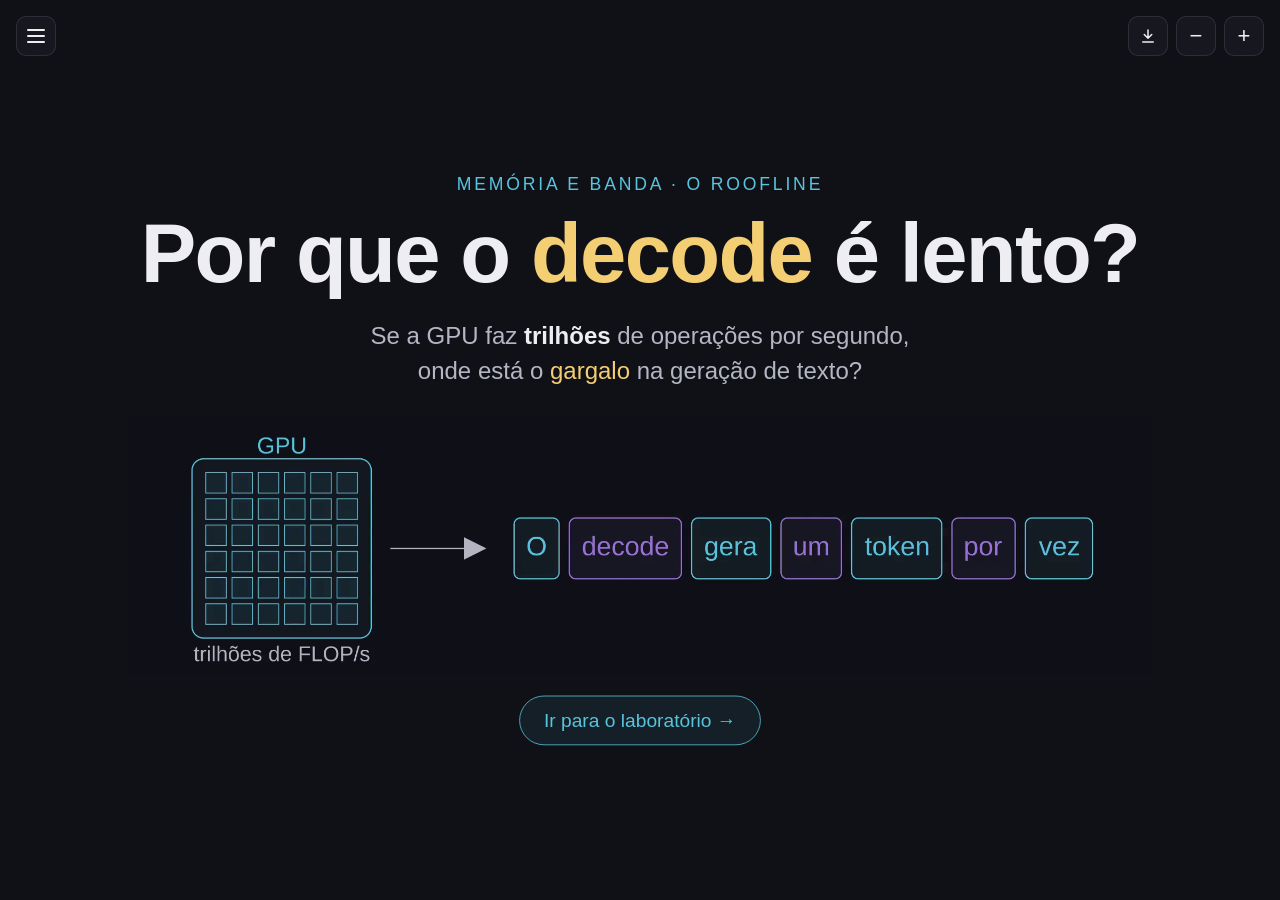
<file: apresentacoes/semana-07_2026-10-30/principal_joao_memoria-banda-e-roofline/html_com_lab/index.html>
<!doctype html>
<html lang="pt-BR">
<head>
  <meta charset="utf-8">
  <meta name="viewport" content="width=device-width, initial-scale=1">
  <meta name="theme-color" content="#101117">
  <title>Memória e banda · Apresentação</title>
  <link rel="stylesheet" href="vendor/katex/katex.min.css">
  <link rel="stylesheet" href="style.css?v=30">
</head>
<body class="deck">
  <nav class="toolbar" aria-label="Controles da apresentação">
    <button class="icon-button" id="menu-toggle" type="button" aria-expanded="false" aria-controls="indice" aria-label="Abrir índice">
      <span class="burger" aria-hidden="true"><span></span><span></span><span></span></span>
    </button>
    <div class="toolbar-group">
      <span class="step-dots" id="step-dots" aria-hidden="true"></span>
      <button class="icon-button" id="print-pdf" type="button" aria-label="Gerar PDF" title="Gerar PDF">
        <svg width="18" height="18" viewBox="0 0 24 24" fill="none" stroke="currentColor" stroke-width="2" stroke-linecap="round" stroke-linejoin="round" aria-hidden="true"><path d="M12 4v11m-5-5 5 5 5-5M5 20h14"/></svg>
      </button>
      <button class="icon-button" id="zoom-out" type="button" aria-label="Diminuir zoom">−</button>
      <button class="icon-button" id="zoom-in" type="button" aria-label="Aumentar zoom">+</button>
    </div>
  </nav>

  <aside class="index-panel" id="indice" aria-label="Índice" hidden>
    <p class="index-title">Índice</p>
    <ol id="index-list"></ol>
    <a class="index-lab" href="laboratorio/index.html?v=4">Laboratório →</a>
  </aside>

  <div class="viewport" id="viewport">
    <div class="stage-frame" id="stage-frame">
      <main class="stage" id="stage" aria-label="Apresentação">

        <section class="slide cover" id="slide-1" data-title="Por que o decode é lento?">
          <p class="kicker">Memória e banda · o roofline</p>
          <h1>Por que o <span class="hl">decode</span> é lento?</h1>
          <p class="lede">Se a GPU faz <strong>trilhões</strong> de operações por segundo,<br>onde está o <em>gargalo</em> na geração de texto?</p>
          <figure class="band">
            <video src="assets/animacoes/capa-decode.mp4?v=2" poster="assets/animacoes/capa-decode.png?v=2" muted loop playsinline preload="auto"
              aria-label="Animação: a grade de núcleos da GPU pisca muitas vezes para cada token que aparece na frase “O decode gera um token por vez”."></video>
            <img class="print-only" src="assets/animacoes/capa-decode.png?v=2" alt="" hidden>
          </figure>
          <a class="lab-button" href="laboratorio/index.html?v=4">Ir para o laboratório <span aria-hidden="true">→</span></a>
        </section>

        <section class="slide content" id="slide-2" data-title="Prefill e decode" data-steps="3">
          <div class="slide-head">
            <p class="kicker">Revisão</p>
            <h2>Prefill e decode</h2>
          </div>
          <svg class="diagram" id="prefill-decode" viewBox="0 0 1360 610" role="img"
            aria-label="Linha do tempo com quatro passadas pelo modelo. Prefill, passada 1: os cinco tokens do prompt “Era uma vez um gato” entram juntos no modelo, que grava cinco entradas novas de chaves K e valores V no KV cache e gera o token “que”. Decode, passadas 2 a 4: entra no modelo só o token gerado na passada anterior; a atenção lê todas as entradas antigas do cache, marcadas como reutilizadas, grava uma entrada nova e o modelo gera o próximo token: “vivia”, “em”, “Paris”. TTFT (Time to First Token) é o tempo do envio do pedido até disponibilizar o primeiro token, incluindo o prefill e demais custos. TPOT (Time per Output Token) é o intervalo médio entre tokens de saída após o primeiro."></svg>
        </section>

        <section class="slide content" id="slide-3" data-title="A GPU como uma fábrica" data-steps="5">
          <div class="slide-head">
            <p class="kicker">Analogia</p>
            <h2>A GPU como uma fábrica</h2>
          </div>
          <svg class="diagram" id="fabrica" viewBox="0 0 1360 580" role="img"
            aria-label="Analogia de Horace He. À esquerda, um depósito cheio de caixas representa a memória da GPU (VRAM); à direita, uma fábrica representa os núcleos de cálculo. Uma estrada de quatro faixas leva caixas do depósito à fábrica. Capacidade é quanto cabe no depósito, medida em GB. Latência é quanto tempo dura uma viagem pela estrada, medida em nanossegundos. Banda é quanto passa por segundo por uma linha que cruza a estrada, medida em GB/s."></svg>
        </section>

        <section class="slide content" id="slide-4" data-title="Quem limita: cálculo ou memória?" data-steps="3">
          <div class="slide-head">
            <p class="kicker">Gargalo</p>
            <h2>Quem limita: cálculo ou memória?</h2>
          </div>
          <svg class="diagram" id="gargalo" viewBox="0 0 1360 560" role="img"
            aria-label="Dois cenários da analogia da fábrica, lado a lado. À esquerda, limitado pelo cálculo (compute-bound): uma estrada larga traz caixas rapidamente, que se acumulam na porta da fábrica; todas as máquinas estão ocupadas; o gargalo é a fábrica. À direita, limitado pela memória (memory-bound): uma estrada estreita traz caixas devagar; a maioria das máquinas fica parada esperando; o gargalo é a estrada."></svg>
        </section>

        <section class="slide content" id="slide-5" data-title="Uma leitura, quantos usos?" data-steps="4">
          <div class="slide-head">
            <p class="kicker">Prefill × decode</p>
            <h2>Uma leitura, quantos usos?</h2>
          </div>
          <svg class="diagram" id="reuso" viewBox="0 0 1360 588" role="img"
            aria-label="A matriz de pesos W, de 4 por 4 em FP16, fica na memória (VRAM); é uma das projeções de cada camada, como W_Q, W_K, W_V, W_O e as matrizes do MLP. Decode: W é lida (32 bytes) e multiplica 1 token, x; cada peso é usado 1 vez. Prefill: a mesma W, com a mesma leitura de 32 bytes, multiplica X, com 16 posições do prompt; cada peso é usado 16 vezes. O decode tende a ser limitado pela memória e o prefill, pelo cálculo: mesma leitura, 16 vezes mais cálculo."></svg>
        </section>

        <section class="slide content" id="slide-6" data-title="Quantos cálculos por byte?" data-steps="3">
          <div class="slide-head">
            <p class="kicker">Intensidade aritmética</p>
            <h2>Quantos cálculos por byte?</h2>
          </div>
          <div class="intensidade">
            <div class="def" data-s="1">
              <span data-tex="I = \frac{\text{FLOPs}}{\text{bytes transferidos}}" data-display></span>
              <p class="escala"><span class="memoria">baixa: limitado pela memória</span><span class="calculo">alta: limitado pelo cálculo</span></p>
            </div>
            <div class="linha">
              <svg id="peso-fp16" viewBox="0 0 640 250" data-s="2" role="img"
                aria-label="Matriz de pesos W em FP16 com o peso w11 destacado: 2 bytes. Uma seta leva às operações feitas com ele para um token: w11 vezes x1 é uma multiplicação; somar ao acumulado de y1 é uma soma; total de 2 FLOPs."></svg>
              <div class="contas">
                <div class="conta decode" data-s="2" style="--d:.7">
                  <p class="rotulo">Decode · 1 token</p>
                  <span data-tex="I \approx \frac{2\ \text{FLOPs}}{2\ \text{bytes}} = 1\ \text{FLOP/byte}"></span>
                </div>
                <div class="conta prefill" data-s="3">
                  <p class="rotulo">Prefill · <span data-tex="n"></span> tokens</p>
                  <span data-tex="I \approx \frac{2n\ \text{FLOPs}}{2\ \text{bytes}} = n\ \text{FLOP/byte}"></span>
                </div>
              </div>
            </div>
          </div>
        </section>

        <section class="slide content" id="slide-7" data-title="Prefill e decode na A6000" data-steps="3">
          <div class="slide-head">
            <p class="kicker">Intensidade aritmética</p>
            <h2>Prefill e decode na A6000</h2>
          </div>
          <div class="tabela-a6000">
            <div class="faixa">
              <p class="cenario">Llama-2-7B</p>
              <p class="gpu"><span class="logo"><span class="recorte"><img src="assets/nvidia-logo-horizontal.svg" alt="NVIDIA"></span></span>A6000</p>
              <p class="spec"><span class="spec-rot">pico FP16</span><span data-tex="155\ \text{TFLOP/s}"></span></p>
              <p class="spec"><span class="spec-rot">banda da memória</span><span data-tex="768\ \text{GB/s}"></span></p>
            </div>
            <table class="ops" aria-label="Tabela 1 de LLM Inference Unveiled: operações do Llama-2-7B em FP16, sequência de 2.048 tokens e batch 1, analisadas pelo Roofline da NVIDIA RTX A6000. Valores por operação; o teto é o desempenho máximo teórico, não uma medição; o tráfego inclui entradas e saídas. Projeções q_proj, k_proj, v_proj e o_proj, cada uma: prefill com 69 G FLOPs, 67 MB, intensidade 1.024 FLOP por byte, teto de 155 TFLOP/s, limitada pelo cálculo; decode com 34 M FLOPs, 34 MB, intensidade 1, teto de 768 GFLOP/s, limitada pela memória. Projeções gate_proj, up_proj e down_proj, cada uma: prefill com 185 G FLOPs, 152 MB, intensidade 1.215, 155 TFLOP/s, cálculo; decode com 90 M FLOPs, 90 MB, intensidade 1, 768 GFLOP/s, memória. qk_matmul, Q vezes K transposta, e sv_matmul, S vezes V, cada uma: prefill com 34 G FLOPs, 302 MB, intensidade 114, 87 TFLOP/s, memória; decode com 17 M FLOPs, 17 MB, intensidade 0,99, 762 GFLOP/s, memória. Softmax: prefill com 671 M FLOPs, 537 MB, intensidade 1,25, 960 GFLOP/s, memória; decode com 328 K FLOPs, 262 KB, 1,25, 960 GFLOP/s, memória. Normalização (norm): prefill com 59 M FLOPs, 34 MB, intensidade 1,75, 1 TFLOP/s, memória; decode com 29 K FLOPs, 16 KB, 1,75, 1 TFLOP/s, memória. Adição (add): prefill com 8 M FLOPs, 34 MB, intensidade 0,25, 192 GFLOP/s, memória; decode com 4 K FLOPs, 16 KB, 0,25, 192 GFLOP/s, memória. No decode, todas as operações são limitadas pela memória; no prefill, só as projeções são limitadas pelo cálculo. A A6000 tem pico de 155 TFLOP/s em FP16 e banda de memória de 768 GB/s. Quando a operação é limitada pela memória, o teto é a intensidade aritmética, em FLOP por byte, vezes a banda, em bytes por segundo: na adição do decode, 0,25 vezes 768 G dá 192 GFLOP/s.">
              <colgroup><col class="c-op"><col span="5"><col class="c-sep"><col span="5"></colgroup>
              <thead>
                <tr class="fases"><th rowspan="2" scope="col" class="op-h">Por operação</th><th colspan="5" scope="colgroup" class="fase prefill">Prefill</th><th class="sep" rowspan="2"></th><th colspan="5" scope="colgroup" class="fase decode">Decode</th></tr>
                <tr class="cols"><th scope="col">FLOPs</th><th scope="col">Tráfego<span class="un" data-tex="\text{bytes}"></span></th><th scope="col" class="int">Intensidade<span class="un" data-tex="\text{FLOP/byte}"></span></th><th scope="col">Teto<span class="un" data-tex="\text{FLOP/s}"></span></th><th scope="col">Gargalo</th><th scope="col">FLOPs</th><th scope="col">Tráfego<span class="un" data-tex="\text{bytes}"></span></th><th scope="col" class="int">Intensidade<span class="un" data-tex="\text{FLOP/byte}"></span></th><th scope="col">Teto<span class="un" data-tex="\text{FLOP/s}"></span></th><th scope="col">Gargalo</th></tr>
              </thead>
              <tbody>
                <tr class="proj"><th scope="row"><code>q_proj</code>, <code>k_proj</code>,<br><code>v_proj</code>, <code>o_proj</code></th><td>69 G</td><td>67 M</td><td class="int calculo">1.024</td><td>155 T</td><td class="garg"><span class="tag calculo">cálculo</span></td><td class="sep" aria-hidden="true"></td><td>34 M</td><td>34 M</td><td class="int memoria">1</td><td>768 G</td><td class="garg"><span class="tag memoria">memória</span></td></tr>
                <tr class="proj"><th scope="row"><code>gate_proj</code>, <code>up_proj</code>,<br><code>down_proj</code></th><td>185 G</td><td>152 M</td><td class="int calculo">1.215</td><td>155 T</td><td class="garg"><span class="tag calculo">cálculo</span></td><td class="sep" aria-hidden="true"></td><td>90 M</td><td>90 M</td><td class="int memoria">1</td><td>768 G</td><td class="garg"><span class="tag memoria">memória</span></td></tr>
                <tr class="outra"><th scope="row"><span data-tex="QK^{\mathsf T}"></span></th><td>34 G</td><td>302 M</td><td class="int memoria">114</td><td>87 T</td><td class="garg"><span class="tag memoria">memória</span></td><td class="sep" aria-hidden="true"></td><td>17 M</td><td>17 M</td><td class="int memoria">0,99</td><td>762 G</td><td class="garg"><span class="tag memoria">memória</span></td></tr>
                <tr class="outra"><th scope="row"><span data-tex="SV"></span></th><td>34 G</td><td>302 M</td><td class="int memoria">114</td><td>87 T</td><td class="garg"><span class="tag memoria">memória</span></td><td class="sep" aria-hidden="true"></td><td>17 M</td><td>17 M</td><td class="int memoria">0,99</td><td>762 G</td><td class="garg"><span class="tag memoria">memória</span></td></tr>
                <tr class="outra"><th scope="row">softmax</th><td>671 M</td><td>537 M</td><td class="int memoria">1,25</td><td>960 G</td><td class="garg"><span class="tag memoria">memória</span></td><td class="sep" aria-hidden="true"></td><td>328 K</td><td>262 K</td><td class="int memoria">1,25</td><td>960 G</td><td class="garg"><span class="tag memoria">memória</span></td></tr>
                <tr class="outra"><th scope="row">normalização</th><td>59 M</td><td>34 M</td><td class="int memoria">1,75</td><td>1 T</td><td class="garg"><span class="tag memoria">memória</span></td><td class="sep" aria-hidden="true"></td><td>29 K</td><td>16 K</td><td class="int memoria">1,75</td><td>1 T</td><td class="garg"><span class="tag memoria">memória</span></td></tr>
                <tr class="outra"><th scope="row">adição</th><td>8 M</td><td>34 M</td><td class="int memoria">0,25</td><td>192 G</td><td class="garg"><span class="tag memoria">memória</span></td><td class="sep" aria-hidden="true"></td><td>4 K</td><td>16 K</td><td class="int memoria">0,25</td><td id="teto-exemplo">192 G</td><td class="garg"><span class="tag memoria">memória</span></td></tr>
              </tbody>
            </table>
            <div class="rodape-tab">
              <p class="nota">Tráfego inclui entradas e saídas.</p>
              <div class="conta-teto" data-s="3" style="--d:.5">
                <span data-tex="\text{teto} = I\ (\text{FLOP/byte}) \times \text{banda}\ (\text{byte/s})"></span>
                <span data-tex="0{,}25\ \text{FLOP/byte} \times 768\ \text{GB/s} = 192\ \text{GFLOP/s}"></span>
              </div>
            </div>
            <svg class="marca-teto" id="marca-teto" aria-hidden="true">
              <defs><marker id="seta-teto" viewBox="0 0 10 10" refX="8" refY="5" markerWidth="7" markerHeight="7" orient="auto"><path d="M0 0 10 5 0 10z"/></marker></defs>
              <ellipse data-s="3"/>
              <path class="flow seta" pathLength="1" marker-end="url(#seta-teto)" data-s="3" style="--d:.2"/>
            </svg>
          </div>
        </section>

        <section class="slide content" id="slide-8" data-title="Roofline: onde está o gargalo?" data-steps="3">
          <div class="slide-head">
            <p class="kicker">Roofline · NVIDIA A6000, FP16</p>
            <h2>Onde está o gargalo?</h2>
          </div>
          <svg class="diagram" id="teto" viewBox="0 0 1360 610" role="img"
            aria-label="Gráfico Roofline da NVIDIA A6000 em FP16, com eixos lineares: intensidade aritmética de 0 a 1.100 FLOP por byte e desempenho de 0 a 180 TFLOP por segundo. A diagonal da banda, 768 GB por segundo vezes a intensidade, sobe da origem até o teto de cálculo de 155 TFLOP por segundo; elas se cruzam na transição, em cerca de 200 FLOP por byte. À esquerda da transição, a operação é limitada pela memória; à direita, pelo cálculo. O decode, com 1 FLOP por byte, fica junto à origem, em 0,77 TFLOP por segundo, 0,5 por cento do pico. O prefill, com 1.024 FLOP por byte, fica no teto de 155 TFLOP por segundo."></svg>
        </section>

        <section class="slide content" id="slide-9" data-title="Quantos bytes por token?" data-steps="4">
          <div class="slide-head">
            <p class="kicker">Pythia-1B · FP16 · contexto de 1.024 tokens</p>
            <h2>Quantos bytes por token?</h2>
          </div>
          <svg class="diagram" id="bytes-token" viewBox="0 0 1360 540" role="img"
            aria-label="Duas barras na mesma escala e com a mesma origem. Em cima, os pesos do Pythia-1B armazenados em FP16: 1.011.781.632 parâmetros vezes 2 bytes, 2,024 GB. O trecho final, o embedding de entrada de 206 MB, fica hachurado: a cada token, só 1 linha de 4 KB é lida. Embaixo, os bytes lidos por token: pesos, 1,818 GB, mais o KV cache, 0,134 GB, que são 1.024 posições vezes 131 KB. Total: cerca de 1,952 GB lidos por token."></svg>
        </section>

        <section class="slide content" id="slide-10" data-title="O que define os tokens/s?" data-steps="4">
          <div class="slide-head">
            <p class="kicker">Resposta</p>
            <h2>O que define os tokens/s?</h2>
          </div>
          <div class="teto-final">
            <div class="eq-linha" data-s="1">
              <div class="eq geral" data-tex="\text{tokens/s} \;\le\; \frac{\text{banda}}{\text{bytes lidos por token}}" data-display></div>
              <div class="eq dimensional" role="img" aria-label="Análise dimensional: bytes por segundo divididos por bytes por token; os bytes se cancelam e sobra tokens por segundo." data-tex="\frac{\text{bytes/s}}{\text{bytes/token}} = \frac{\cancel{\text{bytes}}}{\text{s}} \cdot \frac{\text{token}}{\cancel{\text{bytes}}} = \frac{\text{tokens}}{\text{s}}" data-display></div>
            </div>
            <div class="eq numeros" data-s="2">
              <span data-tex="\frac{200\ \text{GB/s}}{1{,}952\ \text{GB/token}} \approx 102\ \text{tokens/s}" data-display></span>            </div>
            <div class="cartoes">
              <div class="cartao resposta" data-s="3">
                <p class="rotulo">Por que o decode é lento?</p>
                <p class="texto">Cada token exige ler cerca de <strong>2 GB</strong> da memória. Quem limita é a <strong>banda</strong>, não os FLOPs.</p>
              </div>
              <div class="cartao alavancas" data-s="4">
                <p class="rotulo">Para subir o teto: ler menos bytes por token</p>
                <table>
                  <thead><tr><th>pesos</th><th>bytes/token</th><th>teto</th></tr></thead>
                  <tbody>
                    <tr><th>FP16</th><td>1,952 GB</td><td>≈ 102 tokens/s</td></tr>
                    <tr class="ganho"><th>INT8</th><td>1,043 GB</td><td>≈ 192 tokens/s</td></tr>
                    <tr class="ganho"><th>4 bits</th><td>0,589 GB</td><td>≈ 340 tokens/s</td></tr>
                  </tbody>
                </table>
              </div>
            </div>
          </div>
        </section>

        <section class="slide content" id="slide-11" data-title="Qual modelo cabe?" data-steps="4">
          <div class="slide-head">
            <p class="kicker">Capacidade de memória</p>
            <h2>Qual modelo cabe?</h2>
          </div>
          <svg class="diagram" id="cabe" viewBox="0 0 1360 560" role="img"
            aria-label="Dois depósitos de memória, com uma vaga para cada caixa de 4 GB. A GeForce RTX 5090 tem 32 GB de GDDR7 dedicada, 8 vagas; o DGX Spark tem 128 GB de LPDDR5X unificada, compartilhada entre CPU e GPU, 32 vagas. Uma carga de 16 GB, 4 caixas, cabe nos dois. Uma carga de 64 GB, 16 caixas, cabe no DGX Spark, com 64 GB de folga, mas não na RTX 5090: faltam 32 GB. Para caber na RTX 5090, é preciso quantizar, dividir a carga entre GPUs ou fazer offload para a RAM, e o desempenho muda."></svg>
        </section>

        <section class="slide content" id="slide-12" data-title="Quanto tempo para ler?" data-steps="4">
          <div class="slide-head">
            <p class="kicker">Banda de memória</p>
            <h2>Quanto tempo para ler?</h2>
          </div>
          <svg class="diagram" id="ler" viewBox="0 0 1360 580" role="img"
            aria-label="Os dois depósitos do slide anterior com a mesma carga de 16 GB, 4 caixas. De cada depósito sai um canal até a GPU, com largura proporcional à banda nominal: 1.792 GB por segundo na GeForce RTX 5090 e 273 GB por segundo no DGX Spark, cerca de 6,6 vezes menos. Ler os 16 GB leva cerca de 8,9 milissegundos na RTX 5090 e 58,6 milissegundos no DGX Spark. Teto de decode: 1.792 dividido por 16 dá 112 tokens por segundo na RTX 5090; 273 dividido por 16 dá cerca de 17 tokens por segundo no DGX Spark. São tetos com banda nominal, não medições."></svg>
        </section>
        <section class="slide cover encerramento" id="slide-13" data-title="Obrigado!">
          <p class="kicker">Memória e banda</p>
          <h1>Obrigado!</h1>
          <section class="refs" aria-labelledby="refs-titulo">
            <h2 class="refs-titulo" id="refs-titulo">Referências principais</h2>
            <div class="refs-lista">
              <a class="ref" href="https://horace.io/brrr_intro.html">
                <span class="ref-img"><img src="assets/horace-brrr-fabrica-banda.jpg?v=1" alt="Desenho do artigo: memória (DRAM) à esquerda, fábrica de cálculo à direita e a estrada entre elas destacada como custo de banda."></span>
                <span class="ref-nome">Making Deep Learning Go Brrrr From First Principles</span>
                <span class="ref-autor">Horace He</span>
              </a>
              <a class="ref" href="https://arxiv.org/abs/2402.16363">
                <span class="ref-img"><img src="assets/llm-inference-unveiled-roofline-a6000.png?v=1" alt="Figura do artigo: modelo Roofline da GPU NVIDIA A6000 em FP16, com a região limitada pela memória à esquerda do ponto de virada e a limitada pelo cálculo à direita."></span>
                <span class="ref-nome">LLM Inference Unveiled: Survey and Roofline Model Insights</span>
                <span class="ref-autor">Yuan et al., 2024</span>
              </a>
            </div>
          </section>
          <a class="lab-button" href="laboratorio/index.html?v=4">Ir para o laboratório <span aria-hidden="true">→</span></a>
        </section>
      </main>
    </div>
  </div>

  <script>
  // Slide 2: cada bloco é uma passada pelo modelo. O token sai do modelo e entra na passada seguinte;
  // abaixo, o KV cache (chaves K e valores V) é lido e atualizado pela atenção.
  // data-s = etapa em que o elemento aparece; --d = atraso dentro da etapa (s, antes da velocidade).
  (() => {
    const svg = document.getElementById('prefill-decode');
    const NS = 'http://www.w3.org/2000/svg';
    const PROMPT = ['Era', 'uma', 'vez', 'um', 'gato'];
    const OUT = ['que', 'vivia', 'em', 'Paris'];
    const G = 194, GAP = 114, GX0 = 134, TOP = 52, BOTTOM = 476;
    const MODEL_Y = 124, MODEL_H = 160, MID = MODEL_Y + MODEL_H / 2;
    const K_Y = 334, ROW_H = 26, V_Y = K_Y + ROW_H + 6, CELL = 10, CELL_GAP = 2, STEP_X = CELL + CELL_GAP;
    const PROMPT_W = 90, CHIP_W = 84, CHIP_H = 44, AXIS_Y = 512;

    function add(tag, attrs, parent = svg, text) {
      const node = document.createElementNS(NS, tag);
      for (const [k, v] of Object.entries(attrs)) node.setAttribute(k, v);
      if (text) node.textContent = text;
      parent.append(node);
      return node;
    }
    const staged = (step, delay, cls = '') => ({ 'data-s': step, style: `--d:${delay}`, class: cls });
    function chip(cx, y, w, word, kind, step, delay, cls) {
      const g = add('g', staged(step, delay, `chip ${kind} ${cls}`));
      add('rect', { x: cx - w / 2, y, width: w, height: CHIP_H, rx: 10 }, g);
      add('text', { x: cx, y: y + CHIP_H / 2 + 9 }, g, word);
    }
    const arrow = (d, step, delay, kind = '') =>
      add('path', { d, pathLength: 1, 'marker-end': `url(#seta${kind})`, ...staged(step, delay, `flow ${kind}`) });
    // Colchete sob um grupo de células; o rótulo fica em (tx, anchor).
    function bracket(x1, x2, y, label, kind, step, delay, tx, anchor) {
      const g = add('g', staged(step, delay, `tag ${kind}`));
      add('path', { d: `M${x1} ${y - 6}V${y}H${x2}V${y - 6}` }, g);
      add('text', { x: tx, y: y + 26, class: anchor }, g, label);
    }
    // Largura dos rótulos, para centralizar “reutilizado  novo” em cada bloco.
    function textWidth(label) {
      const g = add('g', { class: 'tag' }), w = add('text', {}, g, label).getComputedTextLength();
      g.remove();
      return w;
    }
    const W_REUSED = textWidth('reutilizado'), W_FRESH = textWidth('novo'), LABEL_GAP = 16;

    const defs = add('defs', {});
    for (const kind of ['', '-le', '-grava']) {
      const marker = add('marker', { id: 'seta' + kind, viewBox: '0 0 10 10', refX: 8, refY: 5, markerWidth: 6, markerHeight: 6, orient: 'auto-start-reverse' }, defs);
      add('path', { d: 'M0 0 10 5 0 10z', class: 'arrowhead' + kind }, marker);
    }

    const gx = k => GX0 + k * (G + GAP);
    add('path', { d: `M20 ${AXIS_Y}H1340`, class: 'axis', 'marker-end': 'url(#seta)' });
    add('text', { x: 1340, y: AXIS_Y - 12, class: 'axis-label' }, svg, 'tempo');

    // Fases.
    add('text', { x: gx(0) + G / 2, y: 30, ...staged(1, 0, 'phase prefill') }, svg, 'Prefill');
    const decode = add('g', staged(2, 0, 'phase decode'));
    add('path', { d: `M${gx(1)} 46V38H${gx(3) + G}V46` }, decode);
    add('text', { x: (gx(1) + gx(3) + G) / 2, y: 26 }, decode, 'Decode');

    // Prompt: todos os tokens entram juntos na primeira passada.
    add('text', { x: PROMPT_W / 2, y: MID - 2.5 * CHIP_H - 2 * 6 - 14, ...staged(1, 0, 'note') }, svg, 'prompt');
    PROMPT.forEach((w, i) => chip(PROMPT_W / 2, MID - (2.5 - i) * CHIP_H - (2 - i) * 6, PROMPT_W, w, 'prompt', 1, 0.1, 'slide-in'));
    const stackTop = MID - 2.5 * CHIP_H - 12, stackBottom = MID + 2.5 * CHIP_H + 12;
    add('path', { d: `M${PROMPT_W + 8} ${stackTop}H${PROMPT_W + 14}V${stackBottom}H${PROMPT_W + 8}`, ...staged(1, 0.4, 'join') });
    arrow(`M${PROMPT_W + 14} ${MID}H${gx(0) + 8}`, 1, 0.45);

    // Etapa e início de cada passada: prefill (1), primeiro decode (2), demais decodes (3).
    [[1, 0], [2, 0], [3, 0], [3, 2.1]].forEach(([step, t0], k) => {
      const x = gx(k), mx = x + 12, mw = G - 24, cx = x + G / 2, prefill = k === 0;
      const t = t0 + (prefill ? 0.55 : 0.1);
      add('rect', { x, y: TOP, width: G, height: BOTTOM - TOP, rx: 18, ...staged(step, t0, 'pass') });
      add('text', { x: cx, y: TOP + 40, ...staged(step, t0, 'pass-label') }, svg, `passada ${k + 1}`);
      const model = add('g', staged(step, t, 'model'));
      add('rect', { x: mx, y: MODEL_Y, width: mw, height: MODEL_H, rx: 14 }, model);
      add('text', { x: cx, y: MID + 10 }, model, 'modelo');
      if (!prefill) arrow(`M${x - GAP / 2 + CHIP_W / 2 + 4} ${MID}H${mx - 4}`, step, t + 0.15);

      // KV cache: chaves K e valores V; entradas antigas são lidas, a nova é gravada.
      // Cada grupo (antigas, nova) fica centralizado sob o próprio rótulo; no decode, o par
      // “reutilizado  novo” é centralizado no bloco, como o “novo” do prefill.
      const old = prefill ? 0 : PROMPT.length + k - 1, fresh = prefill ? PROMPT.length : 1;
      const groupW = n => n * STEP_X - CELL_GAP;
      const lineLeft = cx - (W_REUSED + LABEL_GAP + W_FRESH) / 2;
      const reusedC = lineLeft + W_REUSED / 2;
      const freshC = prefill ? cx : lineLeft + W_REUSED + LABEL_GAP + W_FRESH / 2;
      const oldStart = reusedC - groupW(old) / 2, newStart = freshC - groupW(fresh) / 2;
      const cellX = i => i < old ? oldStart + i * STEP_X : newStart + (i - old) * STEP_X;
      const first = cellX(0), lastRight = cellX(old + fresh - 1) + CELL;
      const tRead = t + 0.4, tWrite = prefill ? t + 0.4 : t + 1.0;
      add('text', { x: first - 8, y: K_Y + ROW_H - 5, ...staged(step, t + 0.35, 'kv') }, svg, 'K');
      add('text', { x: first - 8, y: V_Y + ROW_H - 5, ...staged(step, t + 0.35, 'kv') }, svg, 'V');
      for (let i = 0; i < old + fresh; i++) {
        const isNew = i >= old;
        for (const y of [K_Y, V_Y]) {
          const cell = add('rect', { x: cellX(i), y, width: CELL, height: ROW_H, rx: 3,
            ...staged(step, isNew ? tWrite + 0.1 : tRead, isNew ? 'cell new pop' : 'cell old read') });
          if (!isNew) cell.style.setProperty('--r', tRead + 0.15);
        }
      }
      // Leitura sai do grupo antigo; gravação chega às células novas.
      const below = V_Y + ROW_H + 14;
      if (!prefill) {
        const oldRight = cellX(old - 1) + CELL;
        arrow(`M${reusedC} ${K_Y - 6}V${MODEL_Y + MODEL_H + 6}`, step, tRead, '-le');
        bracket(first, oldRight, below, 'reutilizado', 'reused', step, tRead + 0.25, reusedC, 'middle');
      }
      bracket(newStart, lastRight, below, 'novo', 'fresh', step, tWrite + 0.3, freshC, 'middle');
      arrow(`M${freshC} ${MODEL_Y + MODEL_H + 6}V${K_Y - 6}`, step, tWrite, '-grava');

      // O token sai do modelo e segue para a próxima passada.
      const ox = x + G + GAP / 2;
      const tOut = prefill ? t + 0.9 : t + 1.5;
      arrow(`M${mx + mw + 4} ${MID}H${ox - CHIP_W / 2 - 4}`, step, tOut);
      chip(ox, MID - CHIP_H / 2, CHIP_W, OUT[k], 'generated', step, tOut + 0.2, 'rise');
    });

    // Métricas ligadas à mesma linha do tempo. TTFT começa no pedido, antes do prefill;
    // TPOT caracteriza a média dos intervalos seguintes, sem incluir a espera inicial.
    const outputX = k => gx(k) + G + GAP / 2;
    const ttft = add('g', staged(1, 1.8, 'metric ttft'));
    add('path', { d: `M20 520V530H${outputX(0) - 10}V520` }, ttft);
    add('text', { x: 20, y: 558, class: 'metric-name' }, ttft, 'TTFT · Time to First Token');
    add('text', { x: 20, y: 590, class: 'metric-definition' }, ttft, 'Até o primeiro token: prefill + demais custos');
    add('text', { x: 20, y: 500, ...staged(1, 1.8, 'request-label') }, svg, 'pedido');
    add('path', { d: `M20 ${AXIS_Y - 5}V${AXIS_Y + 5}`, ...staged(1, 1.8, 'metric-tick') });

    add('text', { x: outputX(0), y: 500, ...staged(1, 1.8, 'first-token-label') }, svg, '1º token');

    const tpot = add('g', staged(2, 1.8, 'metric tpot'));
    add('text', { x: 620, y: 558, class: 'metric-name' }, tpot, 'TPOT · Time per Output Token');
    add('text', { x: 620, y: 590, class: 'metric-definition' }, tpot, 'Intervalo médio entre tokens após o primeiro');
    for (let k = 0; k < OUT.length; k++) {
      const step = k === 0 ? 1 : k === 1 ? 2 : 3;
      const delay = k === 3 ? 3.8 : 1.8;
      add('path', { d: `M${outputX(k)} ${AXIS_Y - 5}V${AXIS_Y + 5}`, ...staged(step, delay, 'metric-tick') });
      if (k > 0) add('path', { d: `M${outputX(k - 1) + 10} 520V530H${outputX(k) - 10}V520`, ...staged(step, delay, 'metric tpot') });
    }
  })();
  </script>
  <script>
  // Slide 3: analogia de Horace He. Depósito = memória da GPU; fábrica = núcleos de cálculo;
  // estrada = transporte entre eles. Etapas: (1) depósito e fábrica, (2) estrada com caixas,
  // (3) capacidade, (4) latência, (5) banda.
  (() => {
    const svg = document.getElementById('fabrica');
    const NS = 'http://www.w3.org/2000/svg';
    const ROAD = { x1: 360, x2: 1000, y: 230, lane: 35, lanes: 4 };
    const ROAD_Y2 = ROAD.y + ROAD.lane * ROAD.lanes;
    const CRATE = 22, MEASURE_Y = 492;

    function add(tag, attrs, parent = svg, text) {
      const node = document.createElementNS(NS, tag);
      for (const [k, v] of Object.entries(attrs)) node.setAttribute(k, v);
      if (text) node.textContent = text;
      parent.append(node);
      return node;
    }
    const staged = (step, delay, cls = '') => ({ 'data-s': step, style: `--d:${delay}`, class: cls });
    // Nome da medida em destaque e descrição curta abaixo.
    function caption(g, x, y, name, desc) {
      add('text', { x, y, class: 'measure' }, g, name);
      add('text', { x, y: y + 32, class: 'desc' }, g, desc);
    }

    const defs = add('defs', {});
    const marker = add('marker', { id: 'seta-fab', viewBox: '0 0 10 10', refX: 8, refY: 5, markerWidth: 6, markerHeight: 6, orient: 'auto-start-reverse' }, defs);
    add('path', { d: 'M0 0 10 5 0 10z', class: 'arrowhead' }, marker);
    const clip = add('clipPath', { id: 'estrada' }, defs);
    add('rect', { x: ROAD.x1, y: ROAD.y, width: ROAD.x2 - ROAD.x1, height: ROAD_Y2 - ROAD.y }, clip);

    // Etapa 1: depósito (memória) e fábrica (cálculo).
    const store = add('g', staged(1, 0, 'store'));
    add('text', { x: 190, y: 40, class: 'title' }, store, 'depósito');
    add('text', { x: 190, y: 72, class: 'sub' }, store, 'memória da GPU (VRAM)');
    add('path', { d: 'M20 470V170L190 112L360 170V470Z', class: 'building' }, store);
    for (let r = 0; r < 6; r++) {
      add('path', { d: `M36 ${222 + r * 42}H344`, class: 'shelf' }, store);
      for (let c = 0; c < 9; c++)
        add('rect', { x: 42 + c * 33.5, y: 222 + r * 42 - 30, width: 26, height: 28, rx: 4, class: 'stock' }, store);
    }

    const factory = add('g', staged(1, 0.3, 'factory'));
    add('text', { x: 1170, y: 40, class: 'title' }, factory, 'fábrica');
    add('text', { x: 1170, y: 72, class: 'sub' }, factory, 'núcleos de cálculo');
    add('path', { d: 'M1000 470V170L1000 118L1113 170V118L1226 170V118L1340 170V470Z', class: 'building' }, factory);
    for (let r = 0; r < 4; r++)
      for (let c = 0; c < 5; c++)
        add('rect', { x: 1040 + c * 56, y: 214 + r * 60, width: 42, height: 42, rx: 6, class: 'core loop',
          style: `animation-delay:${-((r * 5 + c) * 0.37) % 1.6}s` }, factory);

    // Etapa 2: estrada de quatro faixas; caixas saem do depósito e entram na fábrica.
    const road = add('g', staged(2, 0, 'road'));
    add('rect', { x: ROAD.x1, y: ROAD.y, width: ROAD.x2 - ROAD.x1, height: ROAD_Y2 - ROAD.y, class: 'asphalt' }, road);
    for (let l = 1; l < ROAD.lanes; l++) add('path', { d: `M${ROAD.x1} ${ROAD.y + l * ROAD.lane}H${ROAD.x2}`, class: 'lane' }, road);
    const traffic = add('g', { 'clip-path': 'url(#estrada)' }, road);
    const PER_LANE = 5;
    for (let l = 0; l < ROAD.lanes; l++)
      for (let i = 0; i < PER_LANE; i++) {
        const p = (i + l * 0.37) / PER_LANE % 1;
        add('rect', { x: ROAD.x1 - CRATE, y: ROAD.y + l * ROAD.lane + (ROAD.lane - CRATE) / 2, width: CRATE, height: CRATE, rx: 4,
          class: 'crate loop', style: `--p:${p}` }, traffic);
      }

    // Etapa 3: capacidade, sob o depósito.
    const cap = add('g', staged(3, 0, 'measure-group'));
    add('path', { d: `M20 ${MEASURE_Y - 10}V${MEASURE_Y}H360V${MEASURE_Y - 10}`, class: 'bracket' }, cap);
    caption(cap, 190, MEASURE_Y + 38, 'capacidade', 'quanto cabe (GB)');

    // Etapa 4: latência, ao longo da estrada.
    const lat = add('g', staged(4, 0, 'measure-group'));
    for (const x of [ROAD.x1 + 10, ROAD.x2 - 10]) add('path', { d: `M${x} ${ROAD_Y2 + 8}V${MEASURE_Y + 8}`, class: 'guide' }, lat);
    add('path', { d: `M${ROAD.x1 + 14} ${MEASURE_Y}H${ROAD.x2 - 14}`, class: 'span', 'marker-start': 'url(#seta-fab)', 'marker-end': 'url(#seta-fab)' }, lat);
    caption(lat, (ROAD.x1 + ROAD.x2) / 2, MEASURE_Y + 38, 'latência', 'duração de uma viagem (ns)');

    // Etapa 5: banda, quanto atravessa por segundo uma linha que cruza a estrada.
    const band = add('g', staged(5, 0, 'measure-group'));
    const gate = (ROAD.x1 + ROAD.x2) / 2;
    add('path', { d: `M${gate} ${ROAD.y - 34}V${ROAD_Y2 + 16}`, class: 'gate' }, band);
    caption(band, gate, ROAD.y - 82, 'banda', 'quanto passa por segundo (GB/s)');
  })();
  </script>
  <script>
  // Slide 4: os dois tipos de gargalo na analogia da fábrica. Etapas: (1) limitado pelo cálculo,
  // (2) limitado pela memória, (3) o gargalo de cada cenário.
  (() => {
    const svg = document.getElementById('gargalo');
    const NS = 'http://www.w3.org/2000/svg';
    const CRATE = 22, MEIO = 255;                      // altura do centro da estrada

    function add(tag, attrs, parent = svg, text) {
      const node = document.createElementNS(NS, tag);
      for (const [k, v] of Object.entries(attrs)) node.setAttribute(k, v);
      if (text) node.textContent = text;
      parent.append(node);
      return node;
    }
    const staged = (step, delay, cls = '') => ({ 'data-s': step, style: `--d:${delay}`, class: cls });
    const defs = add('defs', {});

    // Um cenário completo: depósito → estrada → fábrica, uso das máquinas e legenda.
    // op: faixas e caixas da estrada, duração de uma viagem, fila na porta, máquinas ocupadas.
    function painel(x0, id, step, op) {
      // O deslocamento fica num grupo externo: a regra de etapas zera o transform do grupo visível.
      const g = add('g', staged(step, 0, `painel ${id}`), add('g', { transform: `translate(${x0} 0)` }));
      add('text', { x: 315, y: 34, class: `titulo ${id}` }, g, op.titulo);
      add('text', { x: 315, y: 70, class: 'termo' }, g, op.termo);

      // Depósito com estoque.
      add('path', { d: 'M0 360V160L75 112L150 160V360Z', class: 'building store' }, g);
      for (let r = 0; r < 5; r++) for (let c = 0; c < 3; c++)
        add('rect', { x: 18 + c * 40, y: 180 + r * 36, width: 32, height: 28, rx: 4, class: 'stock' }, g);

      // Estrada: largura proporcional à banda; caixas em movimento contínuo.
      const altura = op.faixas * 30, y0 = MEIO - altura / 2, x1 = 150, x2 = 400;
      const clip = add('clipPath', { id: `estrada-${id}` }, defs);
      add('rect', { x: x0 + x1, y: y0, width: x2 - x1, height: altura }, clip);
      const estrada = add('rect', { x: x1, y: y0, width: x2 - x1, height: altura, class: 'asphalt' }, g);
      const fimViagem = x2 - x1 - op.fila * 30 - CRATE;
      const transito = add('g', { 'clip-path': `url(#estrada-${id})`, transform: `translate(${-x0} 0)` }, g);
      for (let l = 0; l < op.faixas; l++)
        for (let i = 0; i < op.porFaixa; i++)
          add('rect', { x: x0 + x1 - CRATE, y: y0 + l * 30 + 4, width: CRATE, height: CRATE, rx: 4, class: 'crate loop',
            style: `--p:${((i + l * 0.37) / op.porFaixa) % 1};--dist:${fimViagem + CRATE}px;--dur:${op.viagem}s` }, transito);
      // Fila de caixas esperando na porta da fábrica.
      for (let i = 0; i < op.fila * op.faixas; i++)
        add('rect', { x: x2 - 28 - Math.floor(i / op.faixas) * 30, y: y0 + (i % op.faixas) * 30 + 4, width: CRATE, height: CRATE, rx: 4, class: 'crate parada' }, g);

      // Fábrica com 3 × 3 máquinas.
      const fabrica = add('path', { d: 'M400 360V160L400 116L477 160V116L554 160V116L630 160V360Z', class: 'building factory' }, g);
      const maquinas = [];
      for (let r = 0; r < 3; r++) for (let c = 0; c < 3; c++)
        maquinas.push(add('rect', { x: 435 + c * 58, y: 190 + r * 56, width: 44, height: 44, rx: 6, class: 'core' }, g));
      op.maquinas(maquinas);

      // Máquinas ocupadas.
      add('text', { x: 515, y: 404, class: 'uso' }, g, 'máquinas ocupadas');
      add('rect', { x: 400, y: 418, width: 230, height: 26, rx: 6, class: 'uso-trilho' }, g);
      add('rect', { x: 400, y: 418, width: 230 * op.ocupacao, height: 26, rx: 6, class: `uso-barra ${id}` }, g);
      add('text', { x: 315, y: 520, class: 'legenda' }, g, op.legenda);

      // Etapa 3: o gargalo do cenário.
      const destaque = add('g', staged(3, step === 1 ? 0 : 0.15, 'gargalo-tag'), add('g', { transform: `translate(${x0} 0)` }));
      if (op.gargalo === 'fabrica') {
        add('path', { d: 'M392 368V108L477 150V108L554 150V108L638 154V368Z', class: 'contorno' }, destaque);
        add('text', { x: 515, y: 96, class: 'tag' }, destaque, 'gargalo');
      } else {
        add('rect', { x: x1 - 6, y: y0 - 8, width: x2 - x1 + 12, height: altura + 16, rx: 8, class: 'contorno' }, destaque);
        add('text', { x: (x1 + x2) / 2, y: y0 - 22, class: 'tag' }, destaque, 'gargalo');
      }
      return { g, estrada, fabrica };
    }

    painel(0, 'calculo', 1, {
      titulo: 'Limitado pelo cálculo', termo: '(compute-bound)', faixas: 4, porFaixa: 4, viagem: 1.4, fila: 2,
      ocupacao: 0.96, gargalo: 'fabrica', legenda: 'as caixas esperam a fábrica',
      maquinas: ms => ms.forEach((m, i) => { m.classList.add('ocupada', 'loop'); m.style.animationDelay = `${-(i * 0.29) % 1.2}s`; }),
    });
    // Divisória discreta entre os dois cenários.
    add('path', { d: 'M680 20V540', ...staged(2, 0, 'divisoria') });
    painel(730, 'memoria', 2, {
      titulo: 'Limitado pela memória', termo: '(memory-bound)', faixas: 1, porFaixa: 2, viagem: 4, fila: 0,
      ocupacao: 0.22, gargalo: 'estrada', legenda: 'a fábrica espera as caixas',
      // Duas máquinas trabalham, alternadas, quando chega uma caixa (a cada meia viagem).
      maquinas: ms => {
        ms.forEach(m => m.classList.add('parada'));
        [[4, 0], [2, -2]].forEach(([i, atraso]) => { ms[i].classList.add('chegada', 'loop'); ms[i].style.setProperty('--atraso', `${atraso}s`); });
      },
    });
  })();
  </script>
  <script>
  // Slide 5: a mesma leitura de W serve a 1 token (decode) ou a 16 (prefill). Etapas: (1) W na
  // memória, (2) decode, (3) prefill com a mesma leitura, (4) gargalo e fechamento.
  (() => {
    const svg = document.getElementById('reuso');
    const NS = 'http://www.w3.org/2000/svg';
    const D = 4, N = 16, BYTES = D * D * 2;           // pesos FP16 de 2 bytes
    const TOPO = 274;                                   // topo das matrizes nas duas operações

    function add(tag, attrs, parent = svg, text) {
      const node = document.createElementNS(NS, tag);
      for (const [k, v] of Object.entries(attrs)) node.setAttribute(k, v);
      if (text) node.textContent = text;
      parent.append(node);
      return node;
    }
    const staged = (step, delay, cls = '') => ({ 'data-s': step, style: `--d:${delay}`, class: cls });
    // Texto com trechos matemáticos: partes [texto, 'math' | 'sub' | ''].
    function rica(parent, attrs, partes) {
      const t = add('text', attrs, parent);
      partes.forEach(([txt, tipo]) => add('tspan', tipo === 'sub' ? { class: 'math sub', 'baseline-shift': 'sub' } : tipo ? { class: tipo } : {}, t, txt));
      return t;
    }
    function grade(parent, x0, y0, cel, gap, cls) {
      const cells = [];
      for (let r = 0; r < D; r++) for (let c = 0; c < D; c++)
        cells.push(add('rect', { x: x0 + c * (cel + gap), y: y0 + r * (cel + gap), width: cel, height: cel, rx: 4, class: cls }, parent));
      return cells;
    }
    const defs = add('defs', {});
    const m = add('marker', { id: 'seta-reuso', viewBox: '0 0 10 10', refX: 9, refY: 5, markerUnits: 'userSpaceOnUse', markerWidth: 14, markerHeight: 14, orient: 'auto' }, defs);
    add('path', { d: 'M1 1L9 5L1 9Z', class: 'arrowhead' }, m);

    // Etapa 1: W na memória.
    const mem = add('g', staged(1, 0));
    add('rect', { x: 550, y: 0, width: 260, height: 142, rx: 16, class: 'box vram' }, mem);
    add('text', { x: 680, y: 30, class: 'box-tag' }, mem, 'memória (VRAM)');
    rica(mem, { x: 604, y: 100, class: 'math big' }, [['W', 'math']]);
    grade(mem, 636, 42, 21, 4, 'peso');
    // De onde vem W: nomeado uma única vez, ao lado da memória.
    add('text', { x: 840, y: 60, class: 'nota inicio' }, mem, 'uma das projeções de cada camada:');
    rica(mem, { x: 840, y: 98, class: 'nota inicio' }, [['W', 'math'], ['Q', 'sub'], [', ', ''], ['W', 'math'], ['K', 'sub'],
      [', ', ''], ['W', 'math'], ['V', 'sub'], [', ', ''], ['W', 'math'], ['O', 'sub'], [' e as do MLP', '']]);

    // Uma operação: W × entrada, com os usos de w₁₁ desenhados como arcos até cada token.
    function operacao(step, cx, titulo, colunas, rotuloEntrada, usos) {
      const g = add('g', staged(step, 0));
      // Leitura da memória: o trecho final reto mantém a ponta alinhada e fora da curva.
      const esquerda = cx < 680, xs = esquerda ? 610 : 750;
      add('path', { d: `M${xs} 146C${xs} 178 ${cx} 160 ${cx} 174V186`, class: 'leitura', 'marker-end': 'url(#seta-reuso)' }, g);
      add('text', { x: esquerda ? 470 : 890, y: 156, class: `bytes ${esquerda ? 'fim' : 'inicio'}` }, g, `lê ${BYTES} bytes`);
      add('text', { x: cx, y: 220, class: `titulo ${colunas === 1 ? 'decode' : 'prefill'}` }, g, titulo);

      const cel = 30, gap = 6, w = D * cel + (D - 1) * gap;
      const xW = cx - 150 - (colunas === 1 ? 0 : 120);
      rica(g, { x: xW - 22, y: TOPO + w / 2 + 12, class: 'math big', 'text-anchor': 'end' }, [['W', 'math']]);
      const pesos = grade(g, xW, TOPO, cel, gap, 'peso');
      add('text', { x: xW + w + 26, y: TOPO + w / 2 + 12, class: 'op' }, g, '×');
      const xE = xW + w + 56, cw = colunas === 1 ? cel : 18, cg = colunas === 1 ? 0 : 5;
      rica(g, { x: xE + (colunas * (cw + cg) - cg) / 2, y: TOPO + w + 36, class: 'math big' }, [[rotuloEntrada, 'math']]);
      const tops = [];
      for (let j = 0; j < colunas; j++) {
        for (let r = 0; r < D; r++)
          add('rect', { x: xE + j * (cw + cg), y: TOPO + r * (cel + gap), width: cw, height: cel, rx: 3, class: r === 0 ? 'token alvo' : 'token' }, g);
        tops.push(xE + j * (cw + cg) + cw / 2);
      }
      // w₁₁ em destaque e um arco por uso (um por token).
      pesos[0].classList.add('w11');
      const x0 = xW + cel / 2;
      tops.forEach((xt, j) => add('path', { d: `M${x0} ${TOPO - 4}Q${(x0 + xt) / 2} ${TOPO - 64} ${xt} ${TOPO - 4}`, pathLength: 1,
        ...staged(step, 0.5 + j * 0.06, 'uso') }, g));
      rica(g, { x: cx, y: TOPO + w + 80, class: 'contagem' }, [['cada peso é usado ', ''], [usos, 'destaque']]);
      return g;
    }
    operacao(2, 330, 'Decode · 1 token', 1, 'x', '1 vez');
    operacao(3, 1030, 'Prefill · 16 tokens do prompt', N, 'X', '16 vezes');

    // Etapa 4: o gargalo de cada lado (como no slide 4) e o fechamento.
    const fim = add('g', staged(4, 0));
    add('text', { x: 330, y: 528, class: 'gargalo memoria' }, fim, 'tende a ser limitado pela memória');
    add('text', { x: 1030, y: 528, class: 'gargalo calculo' }, fim, 'tende a ser limitado pelo cálculo');
    add('text', { x: 680, y: 576, class: 'fecho' }, fim, 'mesma leitura, 16 vezes mais cálculo');
  })();
  </script>
  <script src="vendor/katex/katex.min.js"></script>
  <script>
  // Fórmulas com o KaTeX local: data-tex="…" (e data-display para bloco).
  document.querySelectorAll('[data-tex]').forEach(el => {
    if (window.katex) katex.render(el.dataset.tex, el, { displayMode: el.hasAttribute('data-display'), throwOnError: false });
    else el.textContent = el.dataset.tex;
  });
  </script>
  <script>
  // Slide 6: um peso FP16 de 2 bytes faz 2 FLOPs por token (1 multiplicação + 1 soma).
  (() => {
    const svg = document.getElementById('peso-fp16');
    const NS = 'http://www.w3.org/2000/svg';
    function add(tag, attrs, parent = svg, text) {
      const node = document.createElementNS(NS, tag);
      for (const [k, v] of Object.entries(attrs)) node.setAttribute(k, v);
      if (text) node.textContent = text;
      parent.append(node);
      return node;
    }
    function rica(attrs, partes, parent = svg) {
      const t = add('text', attrs, parent);
      partes.forEach(([txt, tipo]) => add('tspan', tipo === 'sub' ? { class: 'math sub', 'baseline-shift': 'sub' } : tipo ? { class: tipo } : {}, t, txt));
      return t;
    }
    const defs = add('defs', {});
    const m = add('marker', { id: 'seta-peso', viewBox: '0 0 10 10', refX: 8, refY: 5, markerWidth: 6, markerHeight: 6, orient: 'auto' }, defs);
    add('path', { d: 'M0 0 10 5 0 10z', class: 'arrowhead' }, m);

    // Matriz W em FP16, com w₁₁ destacado.
    const X0 = 60, Y0 = 62, CEL = 40, GAP = 7;
    rica({ x: X0 - 18, y: Y0 + 2 * (CEL + GAP) + 6, class: 'math grande fim' }, [['W', 'math']]);
    for (let r = 0; r < 4; r++) for (let c = 0; c < 4; c++)
      add('rect', { x: X0 + c * (CEL + GAP), y: Y0 + r * (CEL + GAP), width: CEL, height: CEL, rx: 6, class: r + c ? 'peso' : 'peso w11' });
    // Rótulo acima da matriz; a seta passa por baixo dele, rente à primeira linha.
    rica({ x: X0 - 40, y: Y0 - 30, class: 'rotulo-peso' }, [['w', 'math'], ['11', 'sub'], [' = 2 bytes (FP16)', '']]);

    // Seta até as operações feitas com w₁₁ para um token.
    add('path', { d: `M${X0 + CEL / 2} ${Y0 - 4}C${X0 + 40} ${Y0 - 20} 250 ${Y0 - 14} 286 ${Y0 + 16}`, class: 'seta', 'marker-end': 'url(#seta-peso)' });
    const XO = 300, XD = 430;
    rica({ x: XO, y: 96, class: 'op inicio' }, [['w', 'math'], ['11', 'sub'], [' × ', ''], ['x', 'math'], ['1', 'sub']]);
    add('text', { x: XD, y: 96, class: 'op inicio' }, svg, '1 multiplicação');
    rica({ x: XO, y: 144, class: 'op inicio' }, [['+ em ', ''], ['y', 'math'], ['1', 'sub']]);
    add('text', { x: XD, y: 144, class: 'op inicio' }, svg, '1 soma');
    add('path', { d: `M${XO} 168H636`, class: 'traco' });
    add('text', { x: XD, y: 212, class: 'total inicio' }, svg, '2 FLOPs');
  })();
  </script>
  <script>
  // Slide 7: círculo tracejado no último teto do decode (adição) e seta até a conta teto = I × banda.
  // Posições medidas no layout (coordenadas do palco, sem a escala da janela).
  (() => {
    const box = document.querySelector('.tabela-a6000');
    const svg = document.getElementById('marca-teto');
    const cel = document.getElementById('teto-exemplo');
    const conta = box.querySelector('.conta-teto');
    function posicionar() {
      const b = box.getBoundingClientRect();
      const k = box.offsetWidth / b.width || 1;
      const r = el => { const q = el.getBoundingClientRect(); return { x: (q.left - b.left) * k, y: (q.top - b.top) * k, w: q.width * k, h: q.height * k }; };
      const c = r(cel), d = r(conta);
      const cx = c.x + c.w / 2 + 4, cy = c.y + c.h / 2, rx = c.w / 2 + 6, ry = c.h / 2 + 2;
      const e = svg.querySelector('ellipse');
      e.setAttribute('cx', cx); e.setAttribute('cy', cy); e.setAttribute('rx', rx); e.setAttribute('ry', ry);
      const x0 = cx - rx * .35, y0 = cy + ry * .94, x1 = d.x + d.w + 14, y1 = d.y + d.h / 2;
      svg.querySelector('.seta').setAttribute('d', `M${x0} ${y0}C${x0 - 10} ${y1} ${x1 + 60} ${y1} ${x1} ${y1}`);
    }
    posicionar();
    document.fonts?.ready.then(posicionar);
    addEventListener('resize', posicionar);
    addEventListener('beforeprint', posicionar);
  })();
  </script>
  <script>
  // Slide 8: Roofline da A6000 (FP16), eixos lineares como na Figura 5 de "LLM Inference Unveiled".
  // Etapas: (1) diagonal da banda, (2) teto de cálculo, transição e regiões, (3) decode e prefill.
  (() => {
    const svg = document.getElementById('teto');
    const NS = 'http://www.w3.org/2000/svg';
    const BANDA = 768e9, PICO = 155e12, T = 1e12;      // bytes/s e FLOP/s
    const TRANSICAO = PICO / BANDA;                     // ≈ 202 FLOP/byte
    const AREA = { x0: 150, x1: 1300, y0: 80, y1: 520 }, I_MAX = 1100, P_MAX = 180 * T;
    const X = i => AREA.x0 + i / I_MAX * (AREA.x1 - AREA.x0);
    const Y = p => AREA.y1 - p / P_MAX * (AREA.y1 - AREA.y0);
    const limite = i => Math.min(PICO, BANDA * i);
    const br = (x, casas = 0) => x.toLocaleString('pt-BR', { minimumFractionDigits: casas, maximumFractionDigits: casas });

    function add(tag, attrs, parent = svg, text) {
      const node = document.createElementNS(NS, tag);
      for (const [k, v] of Object.entries(attrs)) node.setAttribute(k, v);
      if (text) node.textContent = text;
      parent.append(node);
      return node;
    }
    const staged = (step, delay, cls = '') => ({ 'data-s': step, style: `--d:${delay}`, class: cls });

    const defs = add('defs', {});
    const clip = add('clipPath', { id: 'area-teto' }, defs);
    add('rect', { x: AREA.x0, y: AREA.y0, width: AREA.x1 - AREA.x0, height: AREA.y1 - AREA.y0 }, clip);

    // Regiões (etapa 2), sob tudo.
    const regioes = add('g', { 'clip-path': 'url(#area-teto)' });
    // Faixas de intensidade: à esquerda da transição, a banda limita; à direita, o cálculo.
    add('rect', { x: AREA.x0, y: AREA.y0, width: X(TRANSICAO) - AREA.x0, height: AREA.y1 - AREA.y0, ...staged(2, 0.6, 'regiao memoria') }, regioes);
    add('rect', { x: X(TRANSICAO), y: AREA.y0, width: AREA.x1 - X(TRANSICAO), height: AREA.y1 - AREA.y0, ...staged(2, 0.6, 'regiao calculo') }, regioes);

    // Eixos com marcas.
    const eixos = add('g', { class: 'eixos' });
    for (let i = 0; i <= 1000; i += 200) {
      add('path', { d: `M${X(i)} ${AREA.y0}V${AREA.y1}`, class: 'grade' }, eixos);
      add('text', { x: X(i), y: AREA.y1 + 32, class: 'marca' }, eixos, br(i));
    }
    for (let p = 0; p <= 150; p += 50) {
      add('path', { d: `M${AREA.x0} ${Y(p * T)}H${AREA.x1}`, class: 'grade' }, eixos);
      add('text', { x: AREA.x0 - 14, y: Y(p * T) + 8, class: 'marca y' }, eixos, br(p));
    }
    add('path', { d: `M${AREA.x0} ${AREA.y0}V${AREA.y1}H${AREA.x1}`, class: 'eixo' }, eixos);
    const tx = add('text', { x: (AREA.x0 + AREA.x1) / 2, y: AREA.y1 + 76, class: 'titulo-eixo' }, eixos, 'intensidade aritmética ');
    add('tspan', { class: 'math' }, tx, 'I');
    add('tspan', {}, tx, ' (FLOP/byte)');
    add('text', { x: 40, y: (AREA.y0 + AREA.y1) / 2, class: 'titulo-eixo', transform: `rotate(-90 40 ${(AREA.y0 + AREA.y1) / 2})` }, eixos, 'desempenho (TFLOP/s)');

    // Etapa 1: a banda limita — desempenho = banda × intensidade.
    const area = add('g', { 'clip-path': 'url(#area-teto)' });
    const iTopo = P_MAX / BANDA;
    add('path', { d: `M${X(0)} ${Y(0)}L${X(TRANSICAO)} ${Y(PICO)}`, pathLength: 1, ...staged(1, 0, 'linha banda desenho') }, area);
    add('path', { d: `M${X(TRANSICAO)} ${Y(PICO)}L${X(iTopo)} ${Y(P_MAX)}`, pathLength: 1, ...staged(1, 0.45, 'linha banda desenho acima') }, area);
    // Rótulo ao longo da diagonal, do lado de baixo; a rotação fica num grupo externo, porque a
    // regra de etapas zera o transform do elemento que aparece.
    const ang = Math.atan2(Y(PICO) - Y(0), X(TRANSICAO) - X(0)) * 180 / Math.PI;
    const xb = X(120) + 36, yb = Y(limite(120));
    add('text', { x: xb, y: yb, ...staged(1, 0.6, 'rotulo banda') }, add('g', { transform: `rotate(${ang} ${xb} ${yb})` }), 'banda: 768 GB/s');

    // Etapa 2: o teto de cálculo, a transição e as duas regiões.
    add('path', { d: `M${X(TRANSICAO)} ${Y(PICO)}H${X(I_MAX)}`, pathLength: 1, ...staged(2, 0, 'linha pico desenho') }, area);
    add('text', { x: X(700), y: Y(PICO) - 18, ...staged(2, 0.3, 'rotulo pico') }, svg, 'pico de cálculo: 155 TFLOP/s');
    add('path', { d: `M${X(TRANSICAO)} ${Y(PICO)}V${Y(0)}`, ...staged(2, 0.4, 'transicao') }, area);
    add('text', { x: X(TRANSICAO) + 14, y: Y(0) - 46, ...staged(2, 0.45, 'rotulo-transicao inicio') }, svg, 'transição ≈ 200 FLOP/byte');
    add('text', { x: X(TRANSICAO) + 14, y: Y(0) - 16, ...staged(2, 0.45, 'rotulo-transicao detalhe inicio') }, svg, '155 TFLOP/s ÷ 768 GB/s');
    // Nomes das regiões como cabeçalhos das duas faixas, acima do gráfico.
    add('text', { x: X(TRANSICAO / 2), y: AREA.y0 - 22, ...staged(2, 0.7, 'rotulo-regiao memoria') }, svg, 'limitado pela memória');
    add('text', { x: X(650), y: AREA.y0 - 22, ...staged(2, 0.7, 'rotulo-regiao calculo') }, svg, 'limitado pelo cálculo');

    // Etapa 3: posições do decode (batch 1) e do prefill (2.048 tokens), as da tabela do slide 7.
    function operacao(i, delay, cls, texto, xTexto, yTexto, ancora) {
      const g = add('g', staged(3, delay, `operacao ${cls}`));
      const x = X(i), y = Y(limite(i));
      add('path', { d: `M${x} ${y}L${xTexto + (ancora === 'fim' ? 10 : -10)} ${yTexto - 8}`, class: 'guia' }, g);
      add('circle', { cx: x, cy: y, r: 11, class: 'ponto' }, g);
      add('text', { x: xTexto, y: yTexto, class: `rotulo-op ${ancora}` }, g, texto[0]);
      add('text', { x: xTexto, y: yTexto + 30, class: `rotulo-op detalhe ${ancora}` }, g, texto[1]);
    }
    operacao(1, 0, 'decode', ['decode · 1 FLOP/byte', `${br(limite(1) / T, 2)} TFLOP/s: ${br(limite(1) / PICO * 100, 1)} % do pico`], X(250), Y(48 * T), 'inicio');
    operacao(1024, 0.35, 'prefill', ['prefill · 1.024 FLOP/byte', '155 TFLOP/s: no teto'], X(1024) - 24, Y(PICO) + 56, 'fim');
  })();
  </script>
  <script>
  // Slide 9: bytes lidos por token no Pythia-1B (FP16, batch 1, 1.024 posições). Mesmos números do
  // laboratório (js/modelo.js), conferidos contra verificacao/. Etapas: (1) pesos armazenados,
  // (2) o embedding fica de fora: pesos lidos, (3) mais o KV cache, (4) total por token.
  (() => {
    const svg = document.getElementById('bytes-token');
    const NS = 'http://www.w3.org/2000/svg';
    const GB = 1e9;
    const PESOS = 1011781632 * 2;                     // 2.023.563.264 bytes
    const EMB = 50304 * 2048 * 2;                     // 206.045.184 bytes, embedding de entrada
    const LIDOS = PESOS - EMB;                        // 1.817.518.080 bytes
    const KV = 1024 * 2 * 16 * 8 * 256 * 2;           // 134.217.728 bytes = 1.024 × 131.072 bytes (≈ 131 KB)
    const X0 = 60, ESC = 1000 / PESOS, H = 76;         // px por byte: a barra de pesos tem 1.000 px
    const YA = 72, YB = 300;
    const gb = b => (b / GB).toLocaleString('pt-BR', { minimumFractionDigits: 3, maximumFractionDigits: 3 }) + ' GB';
    const w = b => b * ESC;

    function add(tag, attrs, parent = svg, text) {
      const node = document.createElementNS(NS, tag);
      for (const [k, v] of Object.entries(attrs)) node.setAttribute(k, v);
      if (text) node.textContent = text;
      parent.append(node);
      return node;
    }
    const staged = (step, delay, cls = '') => ({ 'data-s': step, style: `--d:${delay}`, class: cls });
    const defs = add('defs', {});
    const hach = add('pattern', { id: 'hachura-bytes', width: 10, height: 10, patternUnits: 'userSpaceOnUse', patternTransform: 'rotate(45)' }, defs);
    add('rect', { width: 10, height: 10, class: 'hachura-fundo' }, hach);
    add('line', { x1: 0, y1: 0, x2: 0, y2: 10, class: 'hachura-linha' }, hach);

    // Etapa 1: pesos armazenados.
    const a = add('g', staged(1, 0));
    add('text', { x: X0, y: YA - 20, class: 'nome inicio' }, a, 'pesos armazenados');
    add('rect', { x: X0, y: YA, width: w(PESOS), height: H, rx: 8, class: 'seg pesos' }, a);
    add('text', { x: X0 + w(PESOS) + 18, y: YA + H / 2 + 11, class: 'valor inicio' }, a, gb(PESOS));
    add('text', { x: X0, y: YA + H + 40, class: 'detalhe inicio' }, a, '1.011.781.632 parâmetros × 2 bytes');

    // Etapa 2: o embedding de entrada só tem 1 linha lida por token; o resto é o que se lê.
    const e = add('g', staged(2, 0));
    add('rect', { x: X0 + w(LIDOS), y: YA, width: w(EMB), height: H, class: 'seg emb' }, e);
    add('text', { x: X0 + w(PESOS), y: YA + H + 40, class: 'detalhe emb fim' }, e, 'embedding (206 MB): só 1 linha (4 KB) por token');
    // Linha de alinhamento entre as barras, abaixo da anotação do embedding.
    add('path', { d: `M${X0 + w(LIDOS)} ${YA + H + 56}V${YB - 8}`, ...staged(2, 0.3, 'guia') });
    add('text', { x: X0, y: YB - 20, ...staged(2, 0.3, 'nome inicio') }, svg, 'lido por token');
    add('rect', { x: X0, y: YB, width: w(LIDOS), height: H, rx: 8, ...staged(2, 0.4, 'seg pesos cresce') });
    add('text', { x: X0 + w(LIDOS) / 2, y: YB + H / 2 + 11, ...staged(2, 0.8, 'dentro') }, svg, `pesos: ${gb(LIDOS)}`);

    // Etapa 3: o KV cache de 1.024 posições.
    add('rect', { x: X0 + w(LIDOS), y: YB, width: w(KV), height: H, ...staged(3, 0, 'seg kv cresce') });
    add('text', { x: X0 + w(LIDOS + KV) + 18, y: YB + 30, ...staged(3, 0.3, 'valor kv inicio') }, svg, `+ KV cache: ${gb(KV)}`);
    add('text', { x: X0 + w(LIDOS + KV) + 18, y: YB + 62, ...staged(3, 0.3, 'detalhe inicio') }, svg, '1.024 posições × 131 KB');

    // Etapa 4: total lido por token.
    const t = add('g', staged(4, 0));
    add('path', { d: `M${X0} ${YB + H + 10}v14H${X0 + w(LIDOS + KV)}v-14`, class: 'colchete' }, t);
    add('text', { x: X0 + w(LIDOS + KV) / 2, y: YB + H + 82, class: 'total' }, t, `≈ ${gb(LIDOS + KV)} lidos por token`);
    add('text', { x: X0 + w(LIDOS + KV) / 2, y: YB + H + 122, class: 'detalhe' }, t, `${gb(LIDOS)} de pesos + ${gb(KV)} de KV cache`);
  })();
  </script>
  <script>
  // Slide 11: capacidade. Dois depósitos com uma vaga por caixa de 4 GB: 8 na RTX 5090 (32 GB) e
  // 32 no DGX Spark (128 GB). Etapas: (1) depósitos vazios, (2) carga de 16 GB nos dois,
  // (3) a carga cresce para 64 GB e transborda da RTX 5090, (4) o que fazer quando não cabe.
  (() => {
    const svg = document.getElementById('cabe');
    const NS = 'http://www.w3.org/2000/svg';
    const P = 52, B = 42, PAD = 24, GY = 450, TELHADO = 46;
    const lado = n => 2 * PAD + n * P - (P - B);       // largura (ou altura) de n vagas
    const RTX = { x: 40, cols: 4, rows: 2 }, PILHA = { x: 310, cols: 4, rows: 2 };
    const SPARK = { x: 1340 - lado(8), cols: 8, rows: 4 };
    const centro = d => d.x + lado(d.cols) / 2;
    // Canto superior esquerdo da vaga s, preenchida da esquerda para a direita, de baixo para cima.
    const vaga = (d, s) => ({ x: d.x + PAD + (s % d.cols) * P, y: GY - PAD - B - Math.floor(s / d.cols) * P });
    // Na RTX 5090, o que passa de 8 vagas fica fora do depósito, na pilha ao lado.
    const destino = (d, s) => d === RTX && s >= 8 ? vaga(PILHA, s - 8) : vaga(d, s);

    function add(tag, attrs, parent = svg, text) {
      const node = document.createElementNS(NS, tag);
      for (const [k, v] of Object.entries(attrs)) node.setAttribute(k, v);
      if (text) node.textContent = text;
      parent.append(node);
      return node;
    }
    const staged = (step, delay, cls = '') => ({ 'data-s': step, style: `--d:${delay}`, class: cls });

    // Etapa 1: os dois depósitos, com as vagas vazias.
    add('path', { d: `M20 ${GY}H1350`, ...staged(1, 0, 'chao') });
    function deposito(d, nome, cap, tipoMem, delay) {
      const w = lado(d.cols), h = lado(d.rows), topo = GY - h, cx = centro(d);
      const g = add('g', staged(1, delay));
      add('text', { x: cx, y: 34, class: 'nome' }, g, nome);
      const sub = add('text', { x: cx, y: 68, class: 'sub' }, g);
      add('tspan', { class: 'cap' }, sub, cap);
      add('tspan', {}, sub, ` · ${tipoMem}`);
      add('path', { d: `M${d.x} ${GY}V${topo}L${cx} ${topo - TELHADO}L${d.x + w} ${topo}V${GY}Z`, class: 'predio' }, g);
      for (let r = 0; r < d.rows; r++)
        add('path', { d: `M${d.x + 12} ${GY - PAD + 5 - r * P}H${d.x + w - 12}`, class: 'prateleira' }, g);
      // Vagas um pouco menores que as caixas, para o tracejado não aparecer em volta delas.
      for (let s = 0; s < d.cols * d.rows; s++) {
        const { x, y } = vaga(d, s);
        add('rect', { x: x + 1.5, y: y + 1.5, width: B - 3, height: B - 3, rx: 5, class: 'vaga' }, g);
      }
    }
    deposito(RTX, 'GeForce RTX 5090', '32 GB', 'GDDR7 dedicada', 0);
    deposito(SPARK, 'DGX Spark', '128 GB', 'LPDDR5X unificada (CPU + GPU)', 0.3);

    const caixa = (d, s, step, delay) =>
      add('rect', { ...destino(d, s), width: B, height: B, rx: 6, ...staged(step, delay, 'caixa rise') });
    function status(d, step, delay, partes, cls = '') {
      const t = add('text', { x: centro(d), y: GY + 48, ...staged(step, delay, `status ${cls}`) });
      partes.forEach(([texto, c]) => add('tspan', c ? { class: c } : {}, t, texto));
    }

    // Contorno do que não cabe na RTX 5090 (etapa 3), criado antes para ficar atrás das caixas.
    const pTopo = GY - lado(PILHA.rows);
    add('rect', { x: PILHA.x, y: pTopo, width: lado(PILHA.cols), height: lado(PILHA.rows), rx: 10, ...staged(3, 1.5, 'excesso') });

    // Etapa 2: 16 GB (4 caixas) cabem nos dois.
    for (const d of [RTX, SPARK]) {
      for (let s = 0; s < 4; s++) caixa(d, s, 2, 0.2 + s * 0.08);
      status(d, 2, 0.8, [['16 GB: '], ['cabe', 'ok']], 'ate2');
    }

    // Etapa 3: 64 GB (16 caixas). Na RTX 5090, 8 caixas ficam de fora.
    for (const d of [RTX, SPARK])
      for (let s = 4; s < 16; s++) caixa(d, s, 3, 0.6 + (s - 4) * 0.06);
    add('text', { x: centro(PILHA), y: pTopo - 18, ...staged(3, 1.5, 'falta') }, svg, 'faltam 32 GB');
    status(RTX, 3, 1.7, [['64 GB: '], ['não cabe', 'nao']]);
    status(SPARK, 3, 1.7, [['64 GB: '], ['cabe', 'ok'], [', sobram 64 GB']]);

    // Etapa 4: o que muda para caber na RTX 5090.
    const CX = PILHA.x + lado(PILHA.cols) + 26, CW = SPARK.x - 24 - CX, CY = 236;
    const c = add('g', staged(4, 0));
    add('rect', { x: CX, y: CY, width: CW, height: 214, rx: 14, class: 'cartao' }, c);
    add('text', { x: CX + 20, y: CY + 40, class: 'cartao-titulo inicio' }, c, 'Para caber:');
    ['quantizar', 'dividir entre GPUs', 'offload para a RAM'].forEach((t, i) =>
      add('text', { x: CX + 20, y: CY + 80 + i * 36, class: 'item inicio' }, c, '• ' + t));
    add('text', { x: CX + 20, y: CY + 192, class: 'nota inicio' }, c, 'e o desempenho muda');
  })();
  </script>
  <script>
  // Slide 12: a mesma carga de 16 GB nos dois depósitos do slide 11, agora lida pela GPU a cada token.
  // A largura de cada canal é proporcional à banda nominal (1.792 e 273 GB/s). Etapas: (1) depósitos
  // com a carga, (2) canais, (3) tempo para ler os 16 GB, (4) teto de tokens/s.
  (() => {
    const svg = document.getElementById('ler');
    const NS = 'http://www.w3.org/2000/svg';
    const P = 52, B = 42, PAD = 24, TELHADO = 46;
    const lado = n => 2 * PAD + n * P - (P - B);
    const PAREDE = 520, GPU_X = 760, GPU_W = 80, COL = 880, CARGA = 16;
    const ESP_SPARK = 18, BARRA_MAX = 260;               // canal do Spark (px); barra de tempo mais longa (px)
    const DISP = [
      { nome: 'GeForce RTX 5090', sub: '32 GB · GDDR7 dedicada', banda: 1792, cols: 4, rows: 2, chao: 210,
        tex: '\\dfrac{1{.}792\\ \\text{GB/s}}{16\\ \\text{GB/token}} = 112\\ \\text{tokens/s}' },
      { nome: 'DGX Spark', sub: '128 GB · LPDDR5X unificada', banda: 273, cols: 8, rows: 4, chao: 560,
        tex: '\\dfrac{273\\ \\text{GB/s}}{16\\ \\text{GB/token}} \\approx 17\\ \\text{tokens/s}' },
    ];
    const TEMPO_MAX = CARGA / 273;                       // segundos para ler 16 GB no Spark
    const ms = d => (CARGA / d.banda * 1000).toLocaleString('pt-BR', { maximumFractionDigits: 1 });

    function add(tag, attrs, parent = svg, text) {
      const node = document.createElementNS(NS, tag);
      for (const [k, v] of Object.entries(attrs)) node.setAttribute(k, v);
      if (text) node.textContent = text;
      parent.append(node);
      return node;
    }
    const staged = (step, delay, cls = '') => ({ 'data-s': step, style: `--d:${delay}`, class: cls });
    const defs = add('defs', {});

    // Legenda, à esquerda do depósito da RTX 5090.
    const leg = add('g', staged(1, 0.5));
    const carga = add('text', { x: 0, y: 104, class: 'legenda inicio' }, leg);
    add('tspan', {}, carga, 'mesma carga: ');
    add('tspan', { class: 'forte' }, carga, '16 GB');

    DISP.forEach((d, i) => {
      const w = lado(d.cols), h = lado(d.rows), x0 = PAREDE - w, topo = d.chao - h, meio = (topo + d.chao) / 2;
      const esp = ESP_SPARK * d.banda / 273;             // largura do canal proporcional à banda
      const vaga = s => ({ x: x0 + PAD + (s % d.cols) * P, y: d.chao - PAD - B - Math.floor(s / d.cols) * P });

      // Etapa 1: depósito com a carga e nome do equipamento.
      const g = add('g', staged(1, i * 0.3));
      add('path', { d: `M${x0 - 20} ${d.chao}H${PAREDE + 20}`, class: 'chao' }, g);
      add('path', { d: `M${x0} ${d.chao}V${topo}L${x0 + w / 2} ${topo - TELHADO}L${PAREDE} ${topo}V${d.chao}Z`, class: 'predio' }, g);
      for (let r = 0; r < d.rows; r++)
        add('path', { d: `M${x0 + 12} ${d.chao - PAD + 5 - r * P}H${PAREDE - 12}`, class: 'prateleira' }, g);
      for (let s = 0; s < d.cols * d.rows; s++) {
        const v = vaga(s);
        if (s < 4) add('rect', { ...v, width: B, height: B, rx: 6, class: 'caixa' }, g);
        else add('rect', { x: v.x + 1.5, y: v.y + 1.5, width: B - 3, height: B - 3, rx: 5, class: 'vaga' }, g);
      }
      add('text', { x: COL, y: meio - 70, class: 'nome inicio' }, g, d.nome);
      add('text', { x: COL, y: meio - 40, class: 'sub inicio' }, g, d.sub);

      // Etapa 2: canal até a GPU, com o fluxo de dados.
      const c = add('g', staged(2, i * 0.2));
      const clip = add('clipPath', { id: `canal-${i}` }, defs);
      add('rect', { x: PAREDE, y: meio - esp / 2, width: GPU_X - PAREDE, height: esp }, clip);
      add('rect', { x: PAREDE, y: meio - esp / 2, width: GPU_X - PAREDE, height: esp, class: 'canal' }, c);
      const fluxo = add('g', { 'clip-path': `url(#canal-${i})` }, c);
      const N = 8, L = GPU_X - PAREDE + 12;
      for (let k = 0; k < N; k++)
        add('rect', { x: PAREDE - 12, y: meio - esp / 2 + 3, width: 12, height: esp - 6, rx: 2,
          class: 'dado loop', style: `--p:${k / N};--L:${L}px` }, fluxo);
      add('text', { x: (PAREDE + GPU_X) / 2, y: meio - esp / 2 - 14, class: 'banda' }, c,
        `${d.banda.toLocaleString('pt-BR')} GB/s`);
      add('rect', { x: GPU_X, y: meio - 71, width: GPU_W, height: 142, rx: 12, class: 'gpu' }, c);
      add('text', { x: GPU_X + GPU_W / 2, y: meio + 8, class: 'gpu-rotulo' }, c, 'GPU');

      // Etapa 3: tempo para ler os 16 GB, na mesma escala; as barras crescem à mesma velocidade.
      const t = CARGA / d.banda, len = BARRA_MAX * t / TEMPO_MAX, dur = 2.6 * t / TEMPO_MAX;
      add('rect', { x: COL, y: meio - 12, width: len, height: 24, rx: 4, ...staged(3, 0, 'tempo cresce'), style: `--d:0;--t:${dur}` });
      add('text', { x: COL + len + 14, y: meio + 8, ...staged(3, dur, 'tempo-rotulo inicio') }, svg, `≈ ${ms(d)} ms`);

      // Etapa 4: teto de tokens/s.
      const fo = add('foreignObject', { x: COL - 4, y: meio + 30, width: 1360 - COL + 4, height: 100, ...staged(4, i * 0.3) });
      const eq = document.createElement('div');
      eq.className = 'eq';
      fo.append(eq);
      if (window.katex) katex.render(d.tex, eq, { throwOnError: false });
      else eq.textContent = d.tex;
    });
    add('text', { x: COL, y: 574, ...staged(4, 0.8, 'legenda inicio') }, svg, 'tetos com banda nominal, não medições');
  })();
  </script>
  <script>
  (() => {
    const W = 1600, H = 900, ZOOM_MIN = 0.5, ZOOM_MAX = 2.5, ZOOM_STEP = 0.1;
    const slides = [...document.querySelectorAll('.slide')];
    const frame = document.getElementById('stage-frame');
    const stage = document.getElementById('stage');
    const panel = document.getElementById('indice');
    const toggle = document.getElementById('menu-toggle');
    const list = document.getElementById('index-list');
    const stepDots = document.getElementById('step-dots');
    const reduceMotion = matchMedia('(prefers-reduced-motion: reduce)').matches;
    let current = -1;
    let step = 0;
    let zoom = 1;
    try { localStorage.removeItem('mb-zoom'); } catch {}

    // Índice gerado a partir dos títulos dos slides.
    slides.forEach((slide, i) => {
      const li = document.createElement('li');
      const a = document.createElement('a');
      a.href = '#' + slide.id;
      a.textContent = slide.dataset.title;
      a.addEventListener('click', () => setMenu(false));
      li.append(a);
      list.append(li);
    });

    function fit() {
      const scale = Math.min(innerWidth / W, innerHeight / H) * zoom;
      stage.style.transform = `scale(${scale})`;
      frame.style.width = W * scale + 'px';
      frame.style.height = H * scale + 'px';
    }

    function setZoom(value) {
      zoom = Math.round(Math.min(ZOOM_MAX, Math.max(ZOOM_MIN, value)) * 10) / 10;
      fit();
    }

    const pad = n => String(n).padStart(2, '0');
    const stepsOf = slide => Number(slide.dataset.steps || 0);

    // A capa conta como página 1; abertura e agradecimento não exibem o indicador.
    slides.forEach((slide, i) => {
      if (slide.classList.contains('cover')) return;
      const counter = document.createElement('span');
      counter.className = 'counter';
      counter.textContent = `${pad(i + 1)} / ${pad(slides.length)}`;
      counter.setAttribute('aria-label', `Página ${i + 1} de ${slides.length}`);
      slide.append(counter);
    });

    // Etapas cumulativas: a classe sN mostra os elementos da etapa N; nowN dispara os destaques
    // só da etapa recém-alcançada. Sem animação (voltar, movimento reduzido), tudo aparece pronto.
    function setStep(slide, n, animate) {
      slide.classList.toggle('instant', !animate);
      for (let k = 1; k <= stepsOf(slide); k++) {
        slide.classList.toggle('s' + k, k <= n);
        slide.classList.toggle('now' + k, animate && k === n);
      }
      step = n;
      stepDots.innerHTML = stepsOf(slide) > 1
        ? Array.from({ length: stepsOf(slide) }, (_, k) => `<i${k < n ? ' class="on"' : ''}></i>`).join('') : '';
    }

    // Ao entrar: vídeos reiniciam, zoom volta a 100% e a primeira etapa é animada
    // (ou o quadro completo, ao voltar de um slide seguinte).
    function go(index, atEnd = false) {
      index = Math.min(slides.length - 1, Math.max(0, index));
      if (index === current) return;
      if (current >= 0) setZoom(1);
      current = index;
      slides.forEach((slide, i) => {
        const active = i === current;
        slide.classList.toggle('active', active);
        slide.setAttribute('aria-hidden', String(!active));
        slide.querySelectorAll('video').forEach(video => {
          if (active && !reduceMotion) { video.currentTime = 0; video.play().catch(() => {}); }
          else video.pause();
        });
      });
      const slide = slides[current];
      if (atEnd || reduceMotion) setStep(slide, stepsOf(slide), false);
      else {
        setStep(slide, 0, false);
        void slide.getBoundingClientRect();
        setStep(slide, Math.min(1, stepsOf(slide)), true);
      }
      list.querySelectorAll('a').forEach((a, i) => a.toggleAttribute('aria-current', i === current));
      const hash = '#' + slide.id;
      if (location.hash !== hash) history.replaceState(null, '', hash);
    }

    function next() {
      const slide = slides[current];
      if (step < stepsOf(slide)) setStep(slide, step + 1, !reduceMotion);
      else go(current + 1);
    }

    function prev() {
      if (step > 1) setStep(slides[current], step - 1, false);
      else go(current - 1, true);
    }

    function fromHash() {
      const i = slides.findIndex(s => '#' + s.id === location.hash);
      go(i < 0 ? 0 : i);
    }

    function setMenu(open) {
      panel.hidden = !open;
      toggle.setAttribute('aria-expanded', String(open));
      toggle.setAttribute('aria-label', open ? 'Fechar índice' : 'Abrir índice');
      toggle.classList.toggle('open', open);
    }

    toggle.addEventListener('click', () => setMenu(panel.hidden));
    document.getElementById('print-pdf').addEventListener('click', () => print());
    document.getElementById('zoom-in').addEventListener('click', () => setZoom(zoom + ZOOM_STEP));
    document.getElementById('zoom-out').addEventListener('click', () => setZoom(zoom - ZOOM_STEP));
    addEventListener('resize', fit);
    addEventListener('hashchange', fromHash);
    addEventListener('keydown', event => {
      if (event.ctrlKey || event.metaKey || event.altKey) return;
      const key = event.key;
      if ((key === ' ' || key === 'Enter') && event.target.closest('button, a')) return;
      if (key === 'Escape') setMenu(false);
      else if (key === '+' || key === '=') setZoom(zoom + ZOOM_STEP);
      else if (key === '-') setZoom(zoom - ZOOM_STEP);
      else if (key === '0') setZoom(1);
      else if (['ArrowRight', ' ', 'Enter'].includes(key)) next();
      else if (key === 'ArrowLeft') prev();
      else if (key === 'PageDown') go(current + 1);
      else if (key === 'PageUp') go(current - 1, true);
      else if (key === 'Home') go(0);
      else if (key === 'End') go(slides.length - 1, true);
      else return;
      event.preventDefault();
    });

    fit();
    fromHash();
  })();
  </script>
</body>
</html>
</file>
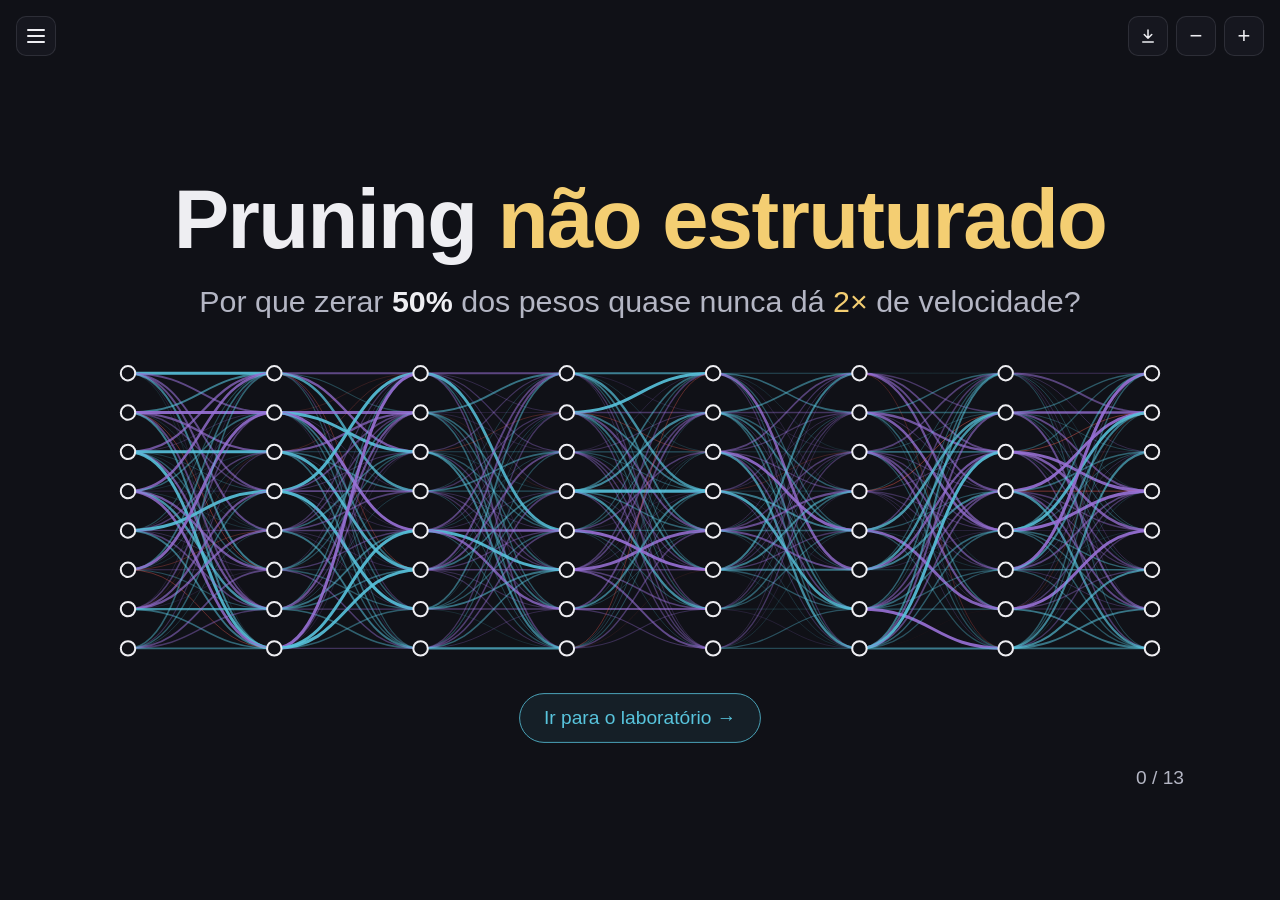
<file: apresentacoes/semana-08_2026-11-06/keyword_joao_pruning-1-nao-estruturado/html_com_lab/index.html>
<!doctype html>
<html lang="pt-BR">
<head>
  <meta charset="utf-8">
  <meta name="viewport" content="width=device-width, initial-scale=1">
  <meta name="theme-color" content="#101117">
  <title>Pruning não estruturado · Apresentação</title>
  <link rel="stylesheet" href="vendor/katex/katex.min.css">
  <link rel="stylesheet" href="style.css?v=83">
</head>
<body class="deck">
  <nav class="toolbar" aria-label="Controles da apresentação">
    <button class="icon-button" id="menu-toggle" type="button" aria-expanded="false" aria-controls="indice" aria-label="Abrir índice">
      <span class="burger" aria-hidden="true"><span></span><span></span><span></span></span>
    </button>
    <div class="toolbar-group">
      <span class="step-dots" id="step-dots" aria-hidden="true"></span>
      <button class="icon-button" id="print-pdf" type="button" aria-label="Gerar PDF" title="Gerar PDF">
        <svg width="18" height="18" viewBox="0 0 24 24" fill="none" stroke="currentColor" stroke-width="2" stroke-linecap="round" stroke-linejoin="round" aria-hidden="true"><path d="M12 4v11m-5-5 5 5 5-5M5 20h14"/></svg>
      </button>
      <button class="icon-button" id="zoom-out" type="button" aria-label="Diminuir zoom">−</button>
      <button class="icon-button" id="zoom-in" type="button" aria-label="Aumentar zoom">+</button>
    </div>
  </nav>

  <aside class="index-panel" id="indice" aria-label="Índice" hidden>
    <p class="index-title">Índice</p>
    <ol id="index-list"></ol>
    <a class="index-lab" href="laboratorio/index.html?v=6">Laboratório →</a>
  </aside>

  <div class="viewport" id="viewport">
    <div class="stage-frame" id="stage-frame">
      <main class="stage" id="stage" aria-label="Apresentação" data-total="13">

        <section class="slide cover" id="slide-0" data-num="0" data-title="Pruning não estruturado">
          <h1>Pruning <span class="hl">não estruturado</span></h1>
          <p class="lede">Por que zerar <strong>50%</strong> dos pesos quase nunca dá <em>2×</em> de velocidade?</p>
          <figure class="band">
            <svg id="rede-poda" viewBox="0 0 1360 400" role="img" aria-label="Animação: uma rede neural densa perde primeiro as conexões de menor magnitude, até restar metade delas; os neurônios continuam no lugar."></svg>
          </figure>
          <a class="lab-button" href="laboratorio/index.html?v=6">Ir para o laboratório <span aria-hidden="true">→</span></a>
        </section>
        <section class="slide content" id="slide-1" data-num="1" data-title="O que é Pruning?" data-steps="3">
          <header class="slide-head"><h2>O que é Pruning?</h2></header>
          <svg class="diagram" id="poda-quant" viewBox="0 0 1360 640" role="img" aria-label="A matriz de pesos W, 4 por 4, segue por dois caminhos. Pruning: os 8 pesos de menor magnitude viram zero e os outros ficam iguais, ou seja, menos pesos. Quantização: todos os 16 pesos continuam, arredondados para menos casas, ou seja, menos bits por peso."></svg>
        </section>
        <section class="slide content" id="slide-2" data-num="2" data-title="O que é Esparsidade?" data-steps="4">
          <header class="slide-head"><h2>O que é Esparsidade?</h2></header>
          <div class="esp-corpo">
            <svg id="esp-matriz" viewBox="0 0 516 516" role="img" aria-label="A matriz W, 4 por 4, perde primeiro 4 e depois mais 4 pesos de menor magnitude, que viram zero. A esparsidade pode ser medida por camada ou no modelo inteiro (global). A esparsidade s, número de zeros dividido pelo total de pesos, passa de 0 de 16 para 4 de 16, 25%, e depois 8 de 16, 50%."></svg>
            <div class="esp-formula"><div id="esp-conta" aria-hidden="true"></div><p class="esp-nota" data-s="4">medida <strong>por camada</strong> ou <strong>global</strong> (modelo inteiro)</p></div>
          </div>
        </section>

        <section class="slide content" id="slide-3" data-num="3" data-title="Padrões de Esparsidade" data-steps="3">
          <header class="slide-head"><h2>Padrões de Esparsidade</h2></header>
          <svg class="diagram" id="padroes" viewBox="0 0 1360 640" role="img" aria-label="A mesma matriz 8 por 8 com 50% de esparsidade em três padrões. Não estruturado, zeros em qualquer posição: no exemplo, os 32 pesos de menor magnitude. Estruturado, remove estruturas inteiras: no exemplo, as 4 linhas de menor norma. N:M, mantém N (no máximo) de cada M pesos seguidos: no exemplo 2:4, em cada grupo de 4 pesos consecutivos de uma linha, os 2 menores viram zero."></svg>
        </section>
        <section class="slide content" id="slide-4" data-num="4" data-title="Magnitude: Removendo os Menores Pesos" data-steps="4">
          <header class="slide-head"><h2>Magnitude: Removendo os Menores Pesos</h2></header>
          <svg class="diagram" id="magnitude" viewBox="0 0 1360 640" role="img" aria-label="Os 16 pesos da matriz W saem das suas posições e formam barras de altura |w|, em ordem crescente. Um limiar tau separa os 8 menores, que viram zero na matriz e nas barras: 50% de esparsidade. Por fim, um dos pesos removidos é destacado com a pergunta: o peso é pequeno, mas e se a entrada x for grande?"></svg>
        </section>
        <section class="slide content" id="slide-5" data-num="5" data-title="Wanda: Pesos e Ativações" data-steps="5">
          <header class="slide-head"><h2>Wanda: Pesos e Ativações</h2></header>
          <svg class="diagram" id="wanda" viewBox="0 50 1360 640" role="img" aria-label="Duas entradas, x1 e x2, ligadas à saída y. O peso w1 vale 0,8 e o peso w2 vale 0,1. As ativações são x1 = 0,5 e x2 = 20. As contribuições são w1 x1 = 0,4 e w2 x2 = 2,0: a conexão de peso pequeno contribui cinco vezes mais. A poda por magnitude, que olha só |w|, removeria w2 e perderia 2,0; o Wanda, que olha |w| vezes |x|, remove w1 e perde 0,4."></svg>
        </section>
        <section class="slide content" id="slide-6" data-num="6" data-title="Como Funciona o Wanda?" data-steps="4">
          <header class="slide-head"><h2>Como Funciona o Wanda?</h2></header>
          <svg class="diagram" id="wanda-eq" viewBox="0 0 1360 640" role="img" aria-label="A equação de importância do Wanda: S i j é igual ao valor absoluto de W i j vezes a norma 2 de X j. Ilustração: uma rede com duas entradas, x1 e x2, e uma saída i. Pesos: W i1 = 0,8 e W i2 = menos 0,3. Ativações de calibração em 4 tokens: entrada 1, 0,5; menos 0,5; 0,5; 0,5, norma 1; entrada 2, 2; menos 4; 1; 2, norma 5. Scores: S i1 = 0,8 vezes 1 = 0,8; S i2 = 0,3 vezes 5 = 1,5. Na saída i, o menor score vira zero: sai W i1, apesar de ser o maior peso."></svg>
        </section>
        <section class="slide content" id="slide-7" data-num="7" data-title="Como o Wanda é aplicado a um LLM?" data-steps="4">
          <header class="slide-head"><h2>Como o Wanda é aplicado a um LLM?</h2></header>
          <svg class="diagram" id="wanda-llm" viewBox="0 0 1360 640" role="img" aria-label="Quatro etapas, ao lado de quatro camadas do modelo em sequência. 1, calibração: exemplos passam pelo modelo e as ativações de entrada da camada 1 são medidas. 2, importância: a camada 1 calcula S igual ao valor absoluto do peso vezes a norma da ativação. 3, seleção: em cada linha, isto é, para cada saída, os menores S viram zero. 4, próximas camadas: as ativações passam pela camada 1 já podada e a camada 2 repete o processo; depois as camadas 3 e 4."></svg>
        </section>

        <section class="slide content" id="slide-8" data-num="8" data-title="SparseGPT: Compensando a Remoção dos Pesos" data-steps="4">
          <header class="slide-head"><h2>SparseGPT: Compensando a Remoção dos Pesos</h2></header>
          <svg class="diagram" id="sparsegpt" viewBox="0 0 1360 640" role="img" aria-label="Uma linha de pesos w = 0,82; −0,07; 0,31; −1,24 e a sua saída em 6 tokens de calibração, desenhada como uma faixa cinza por token: o alvo. Removendo os dois menores pesos, a barra vermelha de cada token se afasta da faixa: erro 0,55. O SparseGPT ajusta os pesos restantes para 1,18 e −0,98, e a barra verde quase preenche a faixa de cada token: erro 0,02."></svg>
        </section>
        <section class="slide content" id="slide-9" data-num="9" data-title="Como Funciona o SparseGPT?" data-steps="4">
          <header class="slide-head"><h2>Como Funciona o SparseGPT?</h2></header>
          <svg class="diagram" id="sparsegpt-alg" viewBox="0 0 1360 640" role="img" aria-label="O algoritmo do SparseGPT em quatro etapas, ao lado de uma matriz de pesos W com 6 linhas e 8 colunas. 1, calibração: as ativações de entrada X da camada, um canal de X para cada coluna de W. 2, segunda ordem: H igual a X X transposta e a sua inversa; a diagonal da inversa aparece alinhada às colunas. 3, seleção: o erro de remover o peso w m é epsilon m igual a w m ao quadrado sobre o elemento m m da inversa de H; no primeiro bloco de 4 colunas, metade dos pesos, os de menor erro, é marcada. 4, compensação: as colunas são processadas da esquerda para a direita; cada peso marcado vira zero e os pesos à sua direita, na mesma linha, são ajustados por delta m igual a menos w m sobre o elemento m m da inversa de H, vezes a coluna m da inversa; ao chegar ao segundo bloco, a sua máscara é escolhida com os pesos já ajustados. Depois, o processo se repete na próxima camada."></svg>
        </section>
        <section class="slide content" id="slide-10" data-num="10" data-title="Wanda++: Gradientes Regionais" data-steps="4">
          <header class="slide-head"><h2>Wanda++: Gradientes Regionais</h2></header>
          <svg class="diagram" id="wandapp" viewBox="0 0 1360 640" role="img" aria-label="Um bloco decodificador, com atenção e MLP. 1: o bloco recebe X e produz f de X. 2: uma perda regional, L RGS, a norma da saída do bloco, é propagada para trás só dentro do bloco, dando o gradiente regional G, calculado só dentro do bloco; G i j é o valor absoluto da derivada de L RGS em relação a W i j; a pontuação RGS é S igual a alfa G mais a norma de X, vezes o valor absoluto de W. 3: os pesos de menor pontuação são removidos. 4: otimização regional: L RO é a norma ao quadrado da diferença entre f de X, a saída do bloco denso, e f til de X, a saída do bloco podado; ela ajuda a ajustar os pesos após a poda. O ciclo: poda pela RGS, retropropagação de L RO e um otimizador ajusta os pesos; o ciclo se repete algumas vezes."></svg>
        </section>

        <section class="slide content" id="slide-11" data-num="11" data-title="50% de Pesos Zerados = 50% Menos Trabalho?" data-steps="4">
          <header class="slide-head"><h2>50% de Pesos Zerados = 50% Menos Trabalho?</h2></header>
          <svg class="diagram" id="armazenamento" viewBox="0 0 1360 640" role="img" aria-label="A matriz W, 4 por 4; os 8 pesos de menor magnitude viram zero, 50% de esparsidade. Armazenamento: o formato denso guarda tudo, até os zeros, 16 números; o formato esparso guarda só os 8 valores não nulos e a posição de cada um, linha e coluna, 8 mais 8 números: a memória não diminui. Multiplicação de W por x com kernel denso: 16 multiplicações, uma por peso, das quais 8 são por zero. Com kernel esparso: só 8 multiplicações, uma por peso não nulo, mas cada uma precisa ler a posição para buscar o x j certo."></svg>
        </section>

        <section class="slide content" id="slide-12" data-num="12" data-title="Por Que 50% de Esparsidade Não Garante 2× de Velocidade?" data-steps="4">
          <header class="slide-head"><h2 class="longo">Por Que 50% de Esparsidade Não Garante 2× de Velocidade?</h2></header>
          <svg class="diagram" id="velocidade" viewBox="0 0 1360 640" role="img" aria-label="Barras de tempo relativas ao kernel denso, com o ideal de 2 vezes marcado na metade. Kernel denso: processa também os zeros, 1 vez. Kernel esparso genérico: metade das contas, mais a leitura das posições e o acesso irregular à memória; tão ou mais lento que o denso. 2:4 com Sparse Tensor Cores: cerca de 1,6 vezes, não 2. Lei de Amdahl no LLM inteiro: multiplicações pelas matrizes de pesos das camadas lineares da atenção e do MLP podem aproveitar os zeros com kernels adequados. Atenção entre tokens, normalizações, ativações e amostragem não usam essas matrizes podadas e não ganham diretamente com essa otimização. Antes, 60% do tempo em operações aceleráveis e 40% no resto; depois, os 60% ficam 2 vezes mais rápidos, viram 30%, e o total cai para 70%: 1 dividido por 0,7, cerca de 1,43 vezes. Medido no LLaMA-7B com 2:4, ponta a ponta: 1,24 vezes."></svg>
        </section>

        <section class="slide cover encerramento" id="slide-13" data-num="13" data-title="Encerramento">
          <h1>Obrigado!</h1>
          <section class="refs" aria-labelledby="refs-titulo">
            <h2 class="refs-titulo" id="refs-titulo">Referências principais</h2>
            <div class="refs-lista">
              <a class="ref" href="https://arxiv.org/abs/2306.11695">
                <span class="ref-img"><img src="assets/wanda-figura1.png?v=1" alt="Figura 1 do artigo: poda por magnitude, com S = |W| comparado por camada, ao lado do Wanda, com S = |W| vezes a norma de X comparado por saída."></span>
                <span class="ref-nome">A Simple and Effective Pruning Approach for Large Language Models (Wanda)</span>
                <span class="ref-autor">Sun et al., ICLR 2024</span>
              </a>
              <a class="ref" href="https://arxiv.org/abs/2301.00774">
                <span class="ref-img"><img src="assets/sparsegpt-figura4.png?v=1" alt="Figura 4 do artigo: algoritmo de reconstrução do SparseGPT, que poda coluna a coluna com uma sequência de inversas da Hessiana e atualiza os pesos à direita."></span>
                <span class="ref-nome">SparseGPT: Massive Language Models Can Be Accurately Pruned in One-Shot</span>
                <span class="ref-autor">Frantar e Alistarh, ICML 2023</span>
              </a>
              <a class="ref" href="https://yifan-yang.net/wandapp.github.io/">
                <span class="ref-img"><img src="assets/wandapp-figura2.png?v=1" alt="Figura 2 do artigo: Wanda++, com o gradiente regional G de cada bloco decodificador, poda por RGS e otimização regional entre as saídas densa e podada."></span>
                <span class="ref-nome">Wanda++: Pruning Large Language Models via Regional Gradients</span>
                <span class="ref-autor">Yang et al., Findings of ACL 2025</span>
              </a>
            </div>
          </section>
          <a class="lab-button" href="laboratorio/index.html?v=6">Ir para o laboratório <span aria-hidden="true">→</span></a>
        </section>

      </main>
    </div>
  </div>

  <script src="vendor/katex/katex.min.js"></script>
  <script>
  // Fórmulas com o KaTeX local: data-tex="…" (e data-display para bloco).
  document.querySelectorAll('[data-tex]').forEach(el => {
    if (window.katex) katex.render(el.dataset.tex, el, { displayMode: el.hasAttribute('data-display'), throwOnError: false });
    else el.textContent = el.dataset.tex;
  });
  </script>
  <script>
  // Capa: poda por magnitude. As conexões saem da menor para a maior |w| até restar metade.
  // Movimento reduzido e impressão mostram o quadro final (50% podado).
  (() => {
    const svg = document.getElementById('rede-poda');
    const NS = 'http://www.w3.org/2000/svg';
    const CAMADAS = 8, NEURONIOS = 8, W = 1360, H = 400, MX = 40, MY = 28;
    const PODA = 4.5, FLASH = 0.45, ESPERA = 0.6, MANTEM = 3.2, VOLTA = 1.2;
    const SPEED = 1.25, CICLO = (ESPERA + PODA + FLASH + MANTEM + VOLTA) / SPEED;
    let semente = 8;
    const aleatorio = () => (semente = semente * 16807 % 2147483647) / 2147483647;
    const gauss = () => Math.sqrt(-2 * Math.log(aleatorio())) * Math.cos(2 * Math.PI * aleatorio());
    const add = (tag, attrs, parent) => {
      const n = document.createElementNS(NS, tag);
      for (const [k, v] of Object.entries(attrs)) n.setAttribute(k, v);
      parent.append(n);
      return n;
    };
    const x = c => MX + c * (W - 2 * MX) / (CAMADAS - 1);
    const y = n => MY + n * (H - 2 * MY) / (NEURONIOS - 1);
    const grupo = add('g', { fill: 'none', 'stroke-linecap': 'round' }, svg);
    const arestas = [];
    for (let c = 0; c < CAMADAS - 1; c++) for (let a = 0; a < NEURONIOS; a++) for (let b = 0; b < NEURONIOS; b++) {
      const w = gauss(), m = Math.min(1, Math.abs(w) / 2.2);
      const cor = w > 0 ? '#58c4dd' : '#9a72d8', base = 0.16 + 0.74 * m;
      const dx = (x(c + 1) - x(c)) / 2;
      const el = add('path', { d: `M${x(c)} ${y(a)}C${x(c) + dx} ${y(a)} ${x(c + 1) - dx} ${y(b)} ${x(c + 1)} ${y(b)}`, stroke: cor, 'stroke-width': 0.7 + 3.1 * m, opacity: base }, grupo);
      arestas.push({ el, m: Math.abs(w), cor, base });
    }
    [...arestas].sort((p, q) => p.m - q.m).forEach((e, i, todas) => { e.t = i < todas.length / 2 ? PODA * i / (todas.length / 2) : Infinity; });
    for (let c = 0; c < CAMADAS; c++) for (let n = 0; n < NEURONIOS; n++)
      add('circle', { cx: x(c), cy: y(n), r: 9, fill: '#101117', stroke: '#eeeef2', 'stroke-width': 2.5 }, svg);

    function desenhar(t) {                              // t em segundos, antes da velocidade
      const fim = PODA + FLASH + MANTEM;
      const volta = t > fim ? Math.min(1, (t - fim) / VOLTA) : 0;
      for (const e of arestas) {
        const dt = t - e.t;
        let op = e.base, cor = e.cor;
        if (dt >= FLASH) op = e.base * volta;
        else if (dt >= 0) { cor = '#fc6255'; op = Math.max(e.base, .7) * (1 - dt / FLASH); }
        if (e.op !== op) e.el.setAttribute('opacity', e.op = op);
        if (e.c !== cor) e.el.setAttribute('stroke', e.c = cor);
      }
    }
    const quadroFinal = () => desenhar(PODA + FLASH);
    quadroFinal();
    addEventListener('beforeprint', quadroFinal);
    if (matchMedia('(prefers-reduced-motion: reduce)').matches) return;

    const slide = svg.closest('.slide');
    let inicio = null;
    requestAnimationFrame(function quadro(agora) {
      requestAnimationFrame(quadro);
      if (!slide.classList.contains('active')) { inicio = null; return; }
      inicio ??= agora;
      desenhar(Math.max(0, ((agora - inicio) / 1000 % CICLO) * SPEED - ESPERA));
    });
  })();
  </script>
  <script>
  // Slide 2: a mesma matriz W por dois caminhos. Pruning zera os 8 pesos de menor |w| (50%);
  // quantização mantém os 16 e arredonda (uma casa decimal representa "menos bits por peso").
  // Etapas: (1) W, (2) pruning, (3) quantização.
  (() => {
    const svg = document.getElementById('poda-quant');
    const NS = 'http://www.w3.org/2000/svg';
    const W = [[0.82, -0.07, 0.31, -1.24], [-0.12, 0.95, 0.06, -0.46], [0.27, -0.08, -1.10, 0.16], [-0.61, 0.09, 0.38, 0.71]];
    const Q = [[0.8, -0.1, 0.3, -1.2], [-0.1, 1.0, 0.1, -0.5], [0.3, -0.1, -1.1, 0.2], [-0.6, 0.1, 0.4, 0.7]];
    const C = 70, G = 6, M = 4 * C + 3 * G;
    const fmt = (v, casas) => (v < 0 ? '\u2212' : '') + Math.abs(v).toFixed(casas).replace('.', ',');
    function add(tag, attrs, parent = svg, text) {
      const n = document.createElementNS(NS, tag);
      for (const [k, v] of Object.entries(attrs)) n.setAttribute(k, v);
      if (text !== undefined) n.textContent = text;
      parent.append(n);
      return n;
    }
    const staged = (s, d, cls = '') => ({ 'data-s': s, style: `--d:${d}`, class: cls });
    // Fundo opaco e tinta pelo sinal (azul +, roxo −), mais forte quanto maior |w|.
    const tinta = v => `fill:${v < 0 ? '#9a72d8' : '#58c4dd'};fill-opacity:${(0.08 + 0.3 * Math.min(1, Math.abs(v) / 1.24)).toFixed(2)}`;
    function celula(x, y, texto, cls, parent, v) {
      add('rect', { x, y, width: C, height: C, rx: 8, class: 'cel ' + cls }, parent);
      if (v !== undefined) add('rect', { x, y, width: C, height: C, rx: 8, class: 'tinta', style: tinta(v) }, parent);
      add('text', { x: x + C / 2, y: y + C / 2 + 8, class: 'val ' + cls }, parent, texto);
    }
    function matriz(x0, y0, s, d) {
      W.forEach((linha, i) => linha.forEach((v, j) =>
        celula(x0 + j * (C + G), y0 + i * (C + G), fmt(v, 2), '', add('g', staged(s, d + 0.03 * (i * 4 + j), 'pop-cel')), v)));
    }
    const defs = add('defs', {});
    const mk = add('marker', { id: 'seta-pq', viewBox: '0 0 10 10', refX: 8, refY: 5, markerWidth: 6, markerHeight: 6, orient: 'auto' }, defs);
    add('path', { d: 'M0 0 10 5 0 10z', class: 'ponta' }, mk);

    // W, à esquerda.
    const WX = 60, WY = 171;
    add('text', { x: WX + M / 2, y: WY - 28, ...staged(1, 0, 'nome') }, svg, 'W');
    matriz(WX, WY, 1, 0.1);

    // Pruning: os 8 menores |w| viram zero, do menor para o maior.
    const PX = 740, PY = 0, QY = 342;
    add('path', { d: `M${WX + M + 16} ${WY + M / 2 - 10}C565 ${WY + M / 2 - 10} 565 ${PY + M / 2} ${PX - 16} ${PY + M / 2}`, pathLength: 1, 'marker-end': 'url(#seta-pq)', ...staged(2, 0, 'flow seta poda') });
    add('text', { x: 565, y: 112, ...staged(2, 0.2, 'rotulo poda') }, svg, 'pruning');
    matriz(PX, PY, 2, 0.4);
    const ordem = W.flat().map((v, k) => [Math.abs(v), k]).sort((a, b) => a[0] - b[0]).slice(0, 8);
    ordem.forEach(([, k], r) => {
      const i = Math.floor(k / 4), j = k % 4;
      celula(PX + j * (C + G), PY + i * (C + G), '0', 'zero', add('g', staged(2, 1.3 + 0.12 * r)));
    });
    add('text', { x: PX + M + 44, y: PY + M / 2 + 11, ...staged(2, 2.4, 'efeito') }, svg, 'menos pesos');

    // Quantização: todos os 16 continuam, com menos precisão.
    add('path', { d: `M${WX + M + 16} ${WY + M / 2 + 10}C565 ${WY + M / 2 + 10} 565 ${QY + M / 2} ${PX - 16} ${QY + M / 2}`, pathLength: 1, 'marker-end': 'url(#seta-pq)', ...staged(3, 0, 'flow seta quant') });
    add('text', { x: 565, y: 552, ...staged(3, 0.2, 'rotulo quant') }, svg, 'quantização');
    matriz(PX, QY, 3, 0.4);
    Q.forEach((linha, i) => linha.forEach((v, j) =>
      celula(PX + j * (C + G), QY + i * (C + G), fmt(v, 1), 'arred', add('g', staged(3, 1.3 + 0.04 * (i * 4 + j))), v)));
    add('text', { x: PX + M + 44, y: QY + M / 2 + 11, ...staged(3, 2.4, 'efeito') }, svg, 'menos bits por peso');
  })();
  </script>
  <script>
  // Slide 3: esparsidade s = N_zeros / N_total na mesma W do slide 2. Os pesos zeram em ordem de |w|:
  // 4 na etapa 2 (25%) e mais 4 na etapa 3 (50%). A conta acompanha cada zero.
  (() => {
    const svg = document.getElementById('esp-matriz');
    const conta = document.getElementById('esp-conta');
    const slide = svg.closest('.slide');
    const NS = 'http://www.w3.org/2000/svg';
    const W = [0.82, -0.07, 0.31, -1.24, -0.12, 0.95, 0.06, -0.46, 0.27, -0.08, -1.10, 0.16, -0.61, 0.09, 0.38, 0.71];
    const C = 120, G = 12, PASSO = 0.35, D0 = 0.2, SPEED = 1.25;
    const fmt = v => (v < 0 ? '−' : '') + Math.abs(v).toFixed(2).replace('.', ',');
    function add(tag, attrs, parent = svg, text) {
      const n = document.createElementNS(NS, tag);
      for (const [k, v] of Object.entries(attrs)) n.setAttribute(k, v);
      if (text !== undefined) n.textContent = text;
      parent.append(n);
      return n;
    }
    const tinta = v => `fill:${v < 0 ? '#9a72d8' : '#58c4dd'};fill-opacity:${(0.08 + 0.3 * Math.min(1, Math.abs(v) / 1.24)).toFixed(2)}`;
    function celula(k, texto, cls, parent, v) {
      const x = (k % 4) * (C + G), y = Math.floor(k / 4) * (C + G);
      add('rect', { x, y, width: C, height: C, rx: 12, class: 'cel ' + cls }, parent);
      if (v !== undefined) add('rect', { x, y, width: C, height: C, rx: 12, class: 'tinta', style: tinta(v) }, parent);
      add('text', { x: x + C / 2, y: y + C / 2 + 12, class: 'val ' + cls }, parent, texto);
    }
    W.forEach((v, k) => celula(k, fmt(v), '', add('g', { 'data-s': 1, style: `--d:${0.03 * k}`, class: 'pop-cel' }), v));
    const ordem = W.map((v, k) => [Math.abs(v), k]).sort((a, b) => a[0] - b[0]).slice(0, 8).map(([, k]) => k);
    ordem.forEach((k, r) => celula(k, '0', 'zero', add('g', { 'data-s': r < 4 ? 2 : 3, style: `--d:${D0 + PASSO * (r % 4)}` })));

    function mostrar(n) {
      const z = String(n), p = String(n * 100 / 16).replace('.', '{,}');
      const destaque = t => n ? `\\textcolor{#f4ce72}{${t}}` : t;
      const tex = `\\begin{aligned} s &= \\dfrac{\\textcolor{#f4ce72}{N_{\\text{zeros}}}}{N_{\\text{total}}} \\\\[14pt] &= \\dfrac{${destaque(z)}}{16} = ${destaque(p + '\\%')} \\end{aligned}`;
      if (window.katex) katex.render(tex, conta, { displayMode: true, throwOnError: false });
      else conta.textContent = tex;
    }
    const alvo = etapa => [0, 0, 4, 8][etapa];
    const etapaAtual = () => [3, 2, 1].find(k => slide.classList.contains('s' + k)) || 0;
    let ultima = -1, timers = [];
    function sincronizar() {
      const e = etapaAtual();
      if (e === ultima) return;
      timers.forEach(clearTimeout); timers = [];
      const animar = !slide.classList.contains('instant') && e === ultima + 1 && e >= 2;
      ultima = e;
      if (!animar) return mostrar(alvo(e));
      const inicio = alvo(e - 1);
      mostrar(inicio);
      for (let r = 0; r < 4; r++)
        timers.push(setTimeout(() => mostrar(inicio + r + 1), (D0 + PASSO * r + 0.25) * 1000 / SPEED));
    }
    new MutationObserver(sincronizar).observe(slide, { attributes: true, attributeFilter: ['class'] });
    mostrar(0);
    addEventListener('beforeprint', () => { timers.forEach(clearTimeout); mostrar(8); });
    addEventListener('afterprint', () => { ultima = -1; sincronizar(); });
  })();
  </script>
  <script>
  // Slide 5: a mesma W (8 × 8) com 50% de zeros em três padrões. Não estruturado: os 32 menores |w|.
  // Estruturado: as 4 linhas de menor norma. 2:4: os 2 menores de cada grupo de 4 consecutivos na linha.
  // Colunas em dois blocos de 4 (espaço GG), para os grupos do 2:4. Lado dos quadrados ∝ sqrt(|w|); cor = sinal. Etapas: um padrão por etapa; a chave de 50% no fim.
  (() => {
    const svg = document.getElementById('padroes');
    const NS = 'http://www.w3.org/2000/svg';
    const N = 8, C = 40, G = 6, GV = 6, GG = 12, M = N * C + (N - 1) * G + GG, MV = N * C + (N - 1) * GV, X = [0, 491, 982], Y0 = 118;
    let semente = 11;
    const aleatorio = () => (semente = semente * 16807 % 2147483647) / 2147483647;
    const gauss = () => Math.sqrt(-2 * Math.log(aleatorio())) * Math.cos(2 * Math.PI * aleatorio());
    const W = Array.from({ length: N * N }, gauss);
    const MAX = Math.max(...W.map(Math.abs));
    const idx = [...W.keys()];
    const naoEstr = new Set(idx.sort((a, b) => Math.abs(W[a]) - Math.abs(W[b])).slice(0, 32));
    const norma = r => W.slice(r * N, r * N + N).reduce((t, v) => t + v * v, 0);
    const linhas = new Set([...Array(N).keys()].sort((a, b) => norma(a) - norma(b)).slice(0, 4));
    const estr = new Set([...W.keys()].filter(k => linhas.has(Math.floor(k / N))));
    const nm = new Set();
    for (let g = 0; g < N * N; g += 4) [g, g + 1, g + 2, g + 3].sort((a, b) => Math.abs(W[a]) - Math.abs(W[b])).slice(0, 2).forEach(k => nm.add(k));
    function add(tag, attrs, parent = svg, text) {
      const n = document.createElementNS(NS, tag);
      for (const [k, v] of Object.entries(attrs)) n.setAttribute(k, v);
      if (text !== undefined) n.textContent = text;
      parent.append(n);
      return n;
    }
    const staged = (s, d, cls = '') => ({ 'data-s': s, style: `--d:${d}`, class: cls });
    const pos = (x0, k) => [x0 + (k % N) * (C + G) + (k % N >= 4 ? GG : 0), Y0 + Math.floor(k / N) * (C + GV)];

    // Nome do padrão, definição geral (abaixo do nome) e o exemplo mostrado (abaixo da matriz).
    [['não estruturado', 'zeros em qualquer posição', [['ex.: menores ', ''], ['|', 'n'], ['w', 'm'], ['|', 'n']], naoEstr],
     ['estruturado', 'remove estruturas inteiras', [['ex.: linhas inteiras', '']], estr],
     ['N:M', [['mantém ', ''], ['N', 'm'], [' (no máximo)', ''], ['\n', ''], ['de cada ', ''], ['M', 'm'], [' pesos', '']], [['ex.: 2:4 (mantém 2 de cada 4)', '']], nm]].forEach(([nome, def, exemplo, zeros], i) => {
      const x0 = X[i], s = i + 1, cx = x0 + M / 2;
      add('text', { x: cx, y: 36, ...staged(s, 0, 'nome') }, svg, nome);
      const td = add('text', { x: cx, y: 72, ...staged(s, 0.1, 'def') });
      let linha = false;
      (Array.isArray(def) ? def : [[def, '']]).forEach(([txt, tipo]) => {
        if (txt === '\n') { linha = true; return; }
        add('tspan', { ...(tipo ? { class: 'math-def' } : {}), ...(linha ? { x: cx, dy: 32 } : {}) }, td, txt);
        linha = false;
      });
      W.forEach((w, k) => {
        const [x, y] = pos(x0, k), g = add('g', staged(s, 0.1));
        add('rect', { x, y, width: C, height: C, rx: 6, class: 'cel' }, g);
        const lado = (C - 10) * Math.sqrt(Math.abs(w) / MAX);
        add('rect', { x: x + (C - lado) / 2, y: y + (C - lado) / 2, width: lado, height: lado, rx: 2, class: w < 0 ? 'peso neg' : 'peso' }, g);
      });
      // Zeros: no estruturado, linha por linha; nos outros, em ordem de |w| ou de grupo.
      [...zeros].sort((a, b) => i === 1 ? a - b : Math.abs(W[a]) - Math.abs(W[b])).forEach((k, r) => {
        const [x, y] = pos(x0, k);
        add('rect', { x, y, width: C, height: C, rx: 6, ...staged(s, 0.7 + (i === 1 ? 0.25 * [...linhas].sort().indexOf(Math.floor(k / N)) : 0.03 * r), 'cel zero') });
      });
      if (i === 2) for (let g = 0; g < N * N; g += 4) {
        const [x, y] = pos(x0, g);
        add('rect', { x: x - 4, y: y - 2, width: 4 * C + 3 * G + 8, height: C + 4, rx: 8, ...staged(s, 0.4, 'grupo') });
      }
      const t = add('text', { x: cx, y: Y0 + MV + 40, ...staged(s, 1.8, 'desc') });
      exemplo.forEach(([txt, tipo]) => add('tspan', tipo ? { class: tipo === 'm' ? 'math-d' : 'num-d' } : {}, t, txt));
    });
    // Chave sob os três: a mesma esparsidade.
    const yb = Y0 + MV + 70;
    add('path', { d: `M0 ${yb}v12H${X[2] + M}v-12M${(X[2] + M) / 2} ${yb + 12}v10`, ...staged(3, 2.4, 'chave') });
    const t = add('text', { x: (X[2] + M) / 2, y: yb + 64, ...staged(3, 2.4, 'total') });
    add('tspan', { class: 'math' }, t, 's');
    add('tspan', { class: 'num' }, t, ' = 50%');
  })();
  </script>
  <script>
  // Slide 6: poda por magnitude na mesma W. Etapas: (1) W; (2) cada peso voa da célula para a sua
  // posição na ordem crescente de |w| e vira uma barra; (3) limiar τ entre o 8º e o 9º: os 8 menores
  // viram zero (matriz e barras); (4) limitação: um peso pequeno pode ter entrada grande.
  (() => {
    const svg = document.getElementById('magnitude');
    const NS = 'http://www.w3.org/2000/svg';
    const W = [0.82, -0.07, 0.31, -1.24, -0.12, 0.95, 0.06, -0.46, 0.27, -0.08, -1.10, 0.16, -0.61, 0.09, 0.38, 0.71];
    const C = 100, G = 10, M = 4 * C + 3 * G, MX = 0, MY = 180;
    const X0 = 560, SLOT = 50, BW = 38, BASE = 560, ESC = 380, CHIP = 38;
    const TAU = (0.31 + 0.38) / 2;                   // entre o 8º (0,31) e o 9º (0,38) menores |w|
    const cor = v => v < 0 ? '#9a72d8' : '#58c4dd';
    const forca = v => (0.08 + 0.3 * Math.min(1, Math.abs(v) / 1.24)).toFixed(2);
    const fmt = v => (v < 0 ? '−' : '') + Math.abs(v).toFixed(2).replace('.', ',');
    function add(tag, attrs, parent = svg, text) {
      const n = document.createElementNS(NS, tag);
      for (const [k, v] of Object.entries(attrs)) n.setAttribute(k, v);
      if (text !== undefined) n.textContent = text;
      parent.append(n);
      return n;
    }
    const staged = (s, d, cls = '', extra = '') => ({ 'data-s': s, style: `--d:${d};${extra}`, class: cls });
    function rica(attrs, partes) {
      const t = add('text', attrs);
      partes.forEach(([txt, tipo]) => add('tspan', tipo ? { class: tipo } : {}, t, txt));
      return t;
    }
    const celXY = k => [MX + (k % 4) * (C + G), MY + Math.floor(k / 4) * (C + G)];
    const ordem = W.map((v, k) => k).sort((a, b) => Math.abs(W[a]) - Math.abs(W[b]));
    const slotX = r => X0 + r * SLOT + (SLOT - BW) / 2;

    // (1) Matriz W.
    add('text', { x: MX + M / 2, y: MY - 30, ...staged(1, 0, 'nome') }, svg, 'W');
    W.forEach((v, k) => {
      const [x, y] = celXY(k), g = add('g', staged(1, 0.03 * k, 'pop-cel'));
      add('rect', { x, y, width: C, height: C, rx: 10, class: 'cel' }, g);
      add('rect', { x, y, width: C, height: C, rx: 10, style: `fill:${cor(v)};fill-opacity:${forca(v)}` }, g);
      add('text', { x: x + C / 2, y: y + C / 2 + 11, class: 'val' }, g, fmt(v));
    });

    // (2) Eixo, fichas que voam das células e barras de altura |w|.
    add('path', { d: `M${X0 - 14} ${BASE}H1360`, ...staged(2, 0, 'eixo') });
    add('path', { d: `M${X0 - 14} ${BASE}V${BASE - ESC * 1.32}`, ...staged(2, 0, 'eixo') });
    rica({ x: X0 - 30, y: BASE - ESC * 1.32 + 10, ...staged(2, 0, 'rot-eixo') }, [['|', 'num'], ['w', 'math'], ['|', 'num']]);
    ordem.forEach((k, r) => {
      const v = W[k], [cx, cy] = celXY(k), x = slotX(r), y = BASE + 12;
      const dx = cx + C / 2 - (x + CHIP / 2), dy = cy + C / 2 - (y + CHIP / 2);
      add('rect', { x, y, width: CHIP, height: CHIP, rx: 6, ...staged(2, 0.1 + 0.07 * r, 'ficha voa', `--dx:${dx}px;--dy:${dy}px;fill:${cor(v)};fill-opacity:.85`) });
      const h = Math.abs(v) * ESC;
      add('rect', { x, y: BASE - h, width: BW, height: h, rx: 4, ...staged(2, 1.5 + 0.04 * r, 'barra pop', `fill:${cor(v)};fill-opacity:.75`) });
    });

    // (3) Limiar τ: os 8 menores viram zero na matriz e nas barras, na mesma ordem.
    const yt = BASE - TAU * ESC;
    add('path', { d: `M${X0 - 14} ${yt}H1340`, ...staged(3, 0, 'limiar') });
    rica({ x: X0 - 26, y: yt + 10, ...staged(3, 0.3, 'tau') }, [['τ', 'math']]);
    rica({ x: X0 + 40, y: 110, ...staged(3, 0.4, 'regra') }, [['|', 'num'], ['w', 'math'], ['| < ', 'num'], ['τ', 'math'], ['  ⇒  ', 'num'], ['w', 'math'], [' = 0', 'num']]);
    ordem.slice(0, 8).forEach((k, r) => {
      const d = 1.0 + 0.12 * r, [cx, cy] = celXY(k), x = slotX(r), h = Math.abs(W[k]) * ESC;
      const g = add('g', staged(3, d));
      add('rect', { x: cx, y: cy, width: C, height: C, rx: 10, class: 'zero' }, g);
      add('text', { x: cx + C / 2, y: cy + C / 2 + 11, class: 'val zero' }, g, '0');
      add('rect', { x, y: BASE - h, width: BW, height: h, rx: 4, class: 'zero' }, g);
      add('rect', { x, y: BASE + 12, width: CHIP, height: CHIP, rx: 6, class: 'zero' }, g);
    });

    // (4) Limitação: o 0,09 é pequeno, mas multiplica uma entrada que pode ser grande.
    const rq = ordem.indexOf(13), xq = slotX(rq) + BW / 2;
    add('path', { d: `M${xq - 20} ${BASE - 250}C${xq - 20} ${BASE - 170} ${xq} ${BASE - 120} ${xq} ${BASE - 0.09 * ESC - 14}`, pathLength: 1, 'marker-end': 'url(#seta-mag)', ...staged(4, 0, 'aviso-seta flow') });
    const defs = add('defs', {});
    const mk = add('marker', { id: 'seta-mag', viewBox: '0 0 10 10', refX: 8, refY: 5, markerWidth: 6, markerHeight: 6, orient: 'auto' }, defs);
    add('path', { d: 'M0 0 10 5 0 10z', class: 'ponta-aviso' }, mk);
    rica({ x: X0 + 40, y: BASE - 268, ...staged(4, 0.3, 'aviso') }, [['|', 'num'], ['w', 'math'], ['| pequeno, mas ', ''], ['|', 'num'], ['x', 'math'], ['| grande?', '']]);
  })();
  </script>
  <script>
  // Slide 5: peso pequeno × ativação grande. Etapas: (1) rede com |w| (espessura); (2) ativações;
  // (3) contribuições w·x (as espessuras passam a representar |w·x|); (4) magnitude remove w2 e perde
  // 2,0; (5) Wanda (|w|·|x|) remove w1 e perde 0,4.
  (() => {
    const svg = document.getElementById('wanda');
    const NS = 'http://www.w3.org/2000/svg';
    const X1 = [170, 170], X2 = [170, 470], Y = [600, 320], R = 46;
    const BX = 1010, BESC = 150;                      // barras: início e escala (px por unidade)
    function add(tag, attrs, parent = svg, text) {
      const n = document.createElementNS(NS, tag);
      for (const [k, v] of Object.entries(attrs)) n.setAttribute(k, v);
      if (text !== undefined) n.textContent = text;
      parent.append(n);
      return n;
    }
    const staged = (s, d, cls = '') => ({ 'data-s': s, style: `--d:${d}`, class: cls });
    // Texto com partes: ['w','m'] itálico, ['1','sub'] índice, ['= 0,8',''] texto matemático reto.
    function rica(attrs, partes, parent = svg) {
      const t = add('text', attrs, parent);
      let baixo = false;
      partes.forEach(([txt, tipo]) => {
        const a = { class: tipo === 'm' ? 'math' : tipo === 'sub' ? 'num sub' : tipo === 'txt' ? 'txt' : 'num' };
        if (tipo === 'sub' && !baixo) { a.dy = 9; baixo = true; } else if (tipo !== 'sub' && baixo) { a.dy = -9; baixo = false; }
        add('tspan', a, t, txt);
      });
      return t;
    }

    // (1) Rede: espessura ∝ |w|.
    const borda = (a, b) => { const dx = b[0] - a[0], dy = b[1] - a[1], l = Math.hypot(dx, dy); return [[a[0] + dx / l * R, a[1] + dy / l * R], [b[0] - dx / l * R, b[1] - dy / l * R]]; };
    [[X1, 'a1'], [X2, 'a2']].forEach(([X, c]) => {
      const [p, q] = borda(X, Y);
      add('path', { d: `M${p[0]} ${p[1]}L${q[0]} ${q[1]}`, ...staged(1, 0.2, 'aresta ' + c) });
    });
    for (const [[x, y], nome, sub, cls] of [[X1, 'x', '1', 'entrada e1'], [X2, 'x', '2', 'entrada e2'], [Y, 'y', '', 'saida']]) {
      const g = add('g', staged(1, 0, 'pop-cel'));
      add('circle', { cx: x, cy: y, r: R, class: 'no ' + cls }, g);
      rica({ x, y: y + 12, class: 'rot-no' }, sub ? [[nome, 'm'], [sub, 'sub']] : [[nome, 'm']], g);
    }
    rica({ x: 395, y: 196, ...staged(1, 0.4, 'peso') }, [['w', 'm'], ['1', 'sub'], [' = 0,8', '']]);
    rica({ x: 395, y: 470, ...staged(1, 0.4, 'peso') }, [['w', 'm'], ['2', 'sub'], [' = 0,1', '']]);

    // (2) Ativações: brilho em volta das entradas, proporcional a |x|.
    add('circle', { cx: X1[0], cy: X1[1], r: R + 8, ...staged(2, 0, 'brilho fraco') });
    add('circle', { cx: X2[0], cy: X2[1], r: R + 34, ...staged(2, 0, 'brilho forte') });
    rica({ x: X1[0], y: X1[1] + R + 52, ...staged(2, 0.2, 'ativ') }, [['x', 'm'], ['1', 'sub'], [' = 0,5', '']]);
    rica({ x: X2[0], y: X2[1] + R + 76, ...staged(2, 0.2, 'ativ forte') }, [['x', 'm'], ['2', 'sub'], [' = 20', '']]);

    // (3) Contribuições para y (as espessuras das conexões mudam via CSS).
    [[200, 'w', '1', 'x', '1', ' = 0,4', 0.4], [330, 'w', '2', 'x', '2', ' = 2,0', 2.0]].forEach(([y, w, i, x, j, val, v], k) => {
      rica({ x: 760, y: y + 12, ...staged(3, 0.6 + 0.2 * k, 'contrib') }, [[w, 'm'], [i, 'sub'], [x, 'm'], [j, 'sub'], [val, '']]);
      add('rect', { x: BX, y: y - 18, width: v * BESC, height: 36, rx: 6, ...staged(3, 0.8 + 0.2 * k, 'barra-c cresce') });
    });

    // (4) Magnitude: remove o menor |w| (w2) e perde a maior contribuição.
    add('rect', { x: BX - 6, y: 330 - 24, width: 2.0 * BESC + 12, height: 48, rx: 9, ...staged(4, 0.3, 'perda mag') });
    rica({ x: 760, y: 482, ...staged(4, 0, 'veredito mag') }, [['magnitude ', 'txt'], ['|', ''], ['w', 'm'], ['|', ''], [':  remove ', 'txt'], ['w', 'm'], ['2', 'sub']]);
    // (5) Wanda: |w|·|x| remove w1, a menor contribuição.
    add('rect', { x: BX - 6, y: 200 - 24, width: 0.4 * BESC + 12, height: 48, rx: 9, ...staged(5, 0.3, 'perda wanda') });
    rica({ x: 760, y: 572, ...staged(5, 0, 'veredito wanda') }, [['Wanda ', 'txt'], ['|', ''], ['w', 'm'], ['|·|', ''], ['x', 'm'], ['|', ''], [':  remove ', 'txt'], ['w', 'm'], ['1', 'sub']]);
  })();
  </script>
  <script>
  // Slide 6: a equação de importância do Wanda (Sun et al., Eq. 1–2): S_ij = |W_ij| · ||X_j||_2,
  // ilustrada numa rede com 2 entradas e 1 saída i. Etapas: (1) equação; (2) pesos W_i1 = 0,8 e
  // W_i2 = −0,3; (3) ativações de cada entrada em 4 tokens de calibração e as normas:
  // X_1 = (0,5; −0,5; 0,5; 0,5) → 1; X_2 = (2; −4; 1; 2) → √25 = 5; (4) S_i1 = 0,8 · 1 = 0,8 e
  // S_i2 = 0,3 · 5 = 1,5; comparação dentro da saída i (Eq. 2): o menor S vira zero (W_i1).
  (() => {
    const svg = document.getElementById('wanda-eq');
    const NS = 'http://www.w3.org/2000/svg';
    function add(tag, attrs, parent = svg, text) {
      const n = document.createElementNS(NS, tag);
      for (const [k, v] of Object.entries(attrs)) n.setAttribute(k, v);
      if (text !== undefined) n.textContent = text;
      parent.append(n);
      return n;
    }
    const staged = (s, d, cls = '') => ({ 'data-s': s, style: `--d:${d}`, class: cls });
    const kt = t => t.replace(/\$([^$]+)\$/g, (_, m) => window.katex ? katex.renderToString(m, { throwOnError: false }) : m);
    function html(x, y, w, h, conteudo, s, d, cls = '') {
      const fo = add('foreignObject', { x, y, width: w, height: h, ...staged(s, d, 'html ' + cls) });
      const div = document.createElementNS('http://www.w3.org/1999/xhtml', 'div');
      div.innerHTML = kt(conteudo);
      fo.append(div);
      return fo;
    }
    const AZ = '#58c4dd', RX = '#b9a0ee', DR = '#f4ce72';
    const S = c => `{\\color{${DR}}${c}}`, Wc = c => `{\\color{${AZ}}${c}}`, Xc = c => `{\\color{${RX}}${c}}`;

    // (1) Equação em destaque, termo a termo nas cores do slide.
    html(180, 0, 1000, 100, `<div class="centro">$${S('S_{ij}')} = ${Wc('|W_{ij}|')} \\cdot ${Xc('\\lVert X_j \\rVert_2')}$</div>`, 1, 0, 'eq');

    // Rede: entradas 1 e 2 (com as ativações de calibração à esquerda) → saída i.
    const IN = [[420, 250], [420, 480]], OUT = [760, 365], R = 34;
    const W = [0.8, -0.3], XV = [[0.5, -0.5, 0.5, 0.5], [2, -4, 1, 2]], NORM = [1, 5];
    // (2) Arestas e pesos (espessura ∝ |w|).
    IN.forEach(([x, y], k) => {
      add('path', { d: `M${x + R} ${y}L${OUT[0] - R} ${OUT[1]}`, ...staged(2, 0.2, 'aresta'), style: `--d:0.2;stroke-width:${3 + 14 * Math.abs(W[k])}px` });
    });
    // (4, no fim) A conexão de menor score vira zero: apaga a aresta e deixa o tracejado amarelo.
    const z = add('g', staged(4, 2.2));
    add('path', { d: `M${IN[0][0] + R} ${IN[0][1]}L${OUT[0] - R} ${OUT[1]}`, class: 'apaga' }, z);
    add('path', { d: `M${IN[0][0] + R} ${IN[0][1]}L${OUT[0] - R} ${OUT[1]}`, class: 'aresta-zero' }, z);
    html(490, 200, 220, 50, `$${Wc('W_{i1}')} = ${Wc('0{,}8')}$`, 2, 0.4, 'rot-w');
    html(590, 470, 220, 50, `$${Wc('W_{i2}')} = ${Wc('-0{,}3')}$`, 2, 0.4, 'rot-w');
    [[IN[0], 'x_1'], [IN[1], 'x_2'], [OUT, 'y_i']].forEach(([[cx, cy], rot]) => {
      add('circle', { cx, cy, r: R, ...staged(1, 0.4, 'no') });
      html(cx - 40, cy - 24, 80, 50, `<div class="centro">$${rot}$</div>`, 1, 0.4, 'no-rot');
    });
    html(OUT[0] - 80, OUT[1] + 42, 160, 44, '<div class="centro">saída $i$</div>', 1, 0.4, 'nome-fo');

    // (3) Ativações de cada entrada em 4 tokens e a norma.
    const C = 56, G = 8, X0 = 40;
    IN.forEach(([nx, ny], k) => {
      XV[k].forEach((v, t) => {
        const x = X0 + t * (C + G), y = ny - C / 2, g = add('g', staged(3, 0.1 + 0.25 * k + 0.05 * t, 'pop-cel'));
        add('rect', { x, y, width: C, height: C, rx: 8, class: 'cel' }, g);
        add('rect', { x, y, width: C, height: C, rx: 8, class: 'ativ', style: `fill-opacity:${(0.08 + 0.5 * Math.abs(v) / 4).toFixed(2)}` }, g);
        add('text', { x: x + C / 2, y: y + C / 2 + 9, class: 'val' }, g, (v < 0 ? '−' : '') + String(Math.abs(v)).replace('.', ','));
      });
      add('path', { d: `M${X0 + 4 * (C + G) - G + 8} ${ny}H${nx - R - 8}`, pathLength: 1, 'marker-end': 'url(#seta-weq)', ...staged(3, 0.4 + 0.25 * k, 'flow fluxo') });
      html(X0 - 10, ny + C / 2 + 4, 4 * (C + G) + 10, 50, `<div class="centro">$${Xc(`\\lVert X_${k + 1} \\rVert_2`)} = ${Xc(String(NORM[k]))}$</div>`, 3, 0.6 + 0.25 * k, 'norma');
    });
    add('text', { x: X0 + (4 * (C + G) - G) / 2, y: IN[0][1] - C / 2 - 18, ...staged(3, 0, 'nome-no') }, svg, '4 tokens de calibração');
    const defs = add('defs', {});
    const mk = add('marker', { id: 'seta-weq', viewBox: '0 0 10 10', refX: 8, refY: 5, markerWidth: 6, markerHeight: 6, orient: 'auto' }, defs);
    add('path', { d: 'M0 0 10 5 0 10z', class: 'ponta' }, mk);

    // (4) Scores e comparação dentro da saída i.
    const SX = 880;
    html(SX, 200, 480, 70, `$${S('S_{i1}')} = ${Wc('|0{,}8|')} \\cdot ${Xc('1')} = ${S('0{,}8')}$`, 4, 0.2, 'conta');
    html(SX, 290, 480, 70, `$${S('S_{i2}')} = ${Wc('|{-0{,}3}|')} \\cdot ${Xc('5')} = ${S('1{,}5')}$`, 4, 0.8, 'conta');
    html(SX, 400, 480, 120, '<div class="nota">na saída $i$, o menor $S$ <span class="am">vira zero</span>:<br>sai $W_{i1}$, apesar de ser o maior peso</div>', 4, 1.8, 'nota-fo');
  })();
  </script>
  <script>
  // Slide 8: SparseGPT (Frantar & Alistarh, Eq. 1 e 3, Figura 4). Uma linha w de W e a sua saída
  // y = wX em 6 tokens de calibração. Etapas: (1) w, objetivo e saída original; (2) máscara: os 2
  // menores |w| viram zero e a saída se afasta; (3) os pesos restantes são ajustados (solução ótima
  // da reconstrução, que é o que o OBS com H = XXᵀ fornece) e a saída volta; (4) erros comparados.
  // X escolhido com canais correlacionados (x2 ≈ −x1; x3 ligado a x1 e x4), condição para compensar.
  (() => {
    const svg = document.getElementById('sparsegpt');
    const NS = 'http://www.w3.org/2000/svg';
    const w = [0.82, -0.07, 0.31, -1.24];
    const X = [[1.0, 0.4, -0.6, 0.9, -0.3, 0.7], [-0.9, -0.5, 0.65, -0.9, 0.25, -0.6],
               [1.5, -0.42, -0.64, 1.23, 0.29, 0.03], [0.5, -0.9, 0.2, 0.6, 0.8, -0.4]];
    const T = 6, PODA = [1, 2], FICA = [0, 3];
    const saida = v => [...Array(T).keys()].map(t => v.reduce((a, wi, i) => a + wi * X[i][t], 0));
    const y = saida(w);
    const wPoda = w.map((v, i) => PODA.includes(i) ? 0 : v);
    // Reconstrução ótima com a máscara fixa: (X_F X_Fᵀ) w_F = X_F yᵀ (sistema 2 × 2).
    const XF = FICA.map(i => X[i]);
    const dot = (a, b) => a.reduce((s, v, k) => s + v * b[k], 0);
    const [a, b, c, d] = [dot(XF[0], XF[0]), dot(XF[0], XF[1]), dot(XF[1], XF[0]), dot(XF[1], XF[1])];
    const [p, q] = [dot(XF[0], y), dot(XF[1], y)], det = a * d - b * c;
    const wF = [(d * p - b * q) / det, (a * q - c * p) / det];
    const wComp = w.map((v, i) => FICA.includes(i) ? wF[FICA.indexOf(i)] : 0);
    const yPoda = saida(wPoda), yComp = saida(wComp);
    const erro = v => v.reduce((s, vt, t) => s + (vt - y[t]) ** 2, 0);
    const fmt = (v, c = 2) => (v < 0 ? '−' : '') + Math.abs(v).toFixed(c).replace('.', ',');

    function add(tag, attrs, parent = svg, text) {
      const n = document.createElementNS(NS, tag);
      for (const [k, v] of Object.entries(attrs)) n.setAttribute(k, v);
      if (text !== undefined) n.textContent = text;
      parent.append(n);
      return n;
    }
    const staged = (s, dl, cls = '') => ({ 'data-s': s, style: `--d:${dl}`, class: cls });
    function tex(x, yy, wd, h, codigo, s, dl, cls) {
      const fo = add('foreignObject', { x, y: yy, width: wd, height: h, ...staged(s, dl, cls) });
      const div = document.createElementNS('http://www.w3.org/1999/xhtml', 'div');
      fo.append(div);
      if (window.katex) katex.render(codigo, div, { throwOnError: false }); else div.textContent = codigo;
    }

    // (1) Linha w, objetivo e saída original.
    const C = 90, G = 8, WX = 0, WY = 70;
    const cx = i => WX + i * (C + G);
    tex(0, 0, 400, 60, 'w', 1, 0, 'tex-nome');
    w.forEach((v, i) => {
      const g = add('g', staged(1, 0.05 * i, 'pop-cel'));
      add('rect', { x: cx(i), y: WY, width: C, height: C, rx: 10, class: 'cel' }, g);
      add('rect', { x: cx(i), y: WY, width: C, height: C, rx: 10, style: `fill:${v < 0 ? '#9a72d8' : '#58c4dd'};fill-opacity:${(0.08 + 0.3 * Math.min(1, Math.abs(v) / 1.24)).toFixed(2)}` }, g);
      add('text', { x: cx(i) + C / 2, y: WY + C / 2 + 11, class: 'val' }, g, fmt(v));
    });
    tex(0, 250, 560, 80, String.raw`\min_{\hat w}\ \lVert wX - \hat w X \rVert_2^2`, 1, 0.4, 'tex-obj');

    // Gráfico: em cada token, a saída original é uma faixa cinza (o alvo); dentro dela entram a
    // saída sem ajuste (vermelha, etapa 2) e com ajuste (verde, etapa 3). Erro = distância ao alvo.
    const GX = 640, GW = 720, MEIO = 330, ESC = 150, BAR = 34, ESP = 7, FX = 2 * BAR + 3 * ESP;
    const gx = t => GX + t * (GW / T) + (GW / T - FX) / 2;
    tex(GX, 0, GW, 60, String.raw`\text{saída } y = wX \text{ em 6 tokens}`, 1, 0, 'tex-graf');
    add('path', { d: `M${GX} ${MEIO}H${GX + GW}`, ...staged(1, 0, 'eixo') });
    for (let t = 0; t < T; t++)
      add('text', { x: gx(t) + FX / 2, y: 600, ...staged(1, 0, 'nota') }, svg, `token ${t + 1}`);
    function barras(vals, k, s, dl, cls) {
      vals.forEach((v, t) => {
        const h = Math.abs(v) * ESC;
        const [x, wd] = k < 0 ? [gx(t), FX] : [gx(t) + ESP + k * (BAR + ESP), BAR];
        add('rect', { x, y: v >= 0 ? MEIO - h : MEIO, width: wd, height: h, rx: 3, ...staged(s, dl + 0.06 * t, `barra ${cls} ${v >= 0 ? 'sobe' : 'desce'}`) });
      });
    }
    barras(y, -1, 1, 0.5, 'orig');

    // Legenda (à esquerda, abaixo do objetivo); o erro entra na etapa 4.
    const LY = 400, LS = 74;
    [['original (alvo)', 'orig', 1], ['sem ajuste', 'poda', 2], ['com ajuste', 'comp', 3]].forEach(([nome, cls, s], k) => {
      const g = add('g', staged(s, 0.2));
      add('rect', { x: 0, y: LY + k * LS - 22, width: 28, height: 28, rx: 4, class: 'barra ' + cls }, g);
      add('text', { x: 44, y: LY + k * LS, class: 'leg' }, g, nome);
    });
    tex(250, LY + LS - 36, 300, 60, String.raw`\text{erro} = ${fmt(erro(yPoda)).replace(',', '{,}')}`, 4, 0, 'tex-erro poda');
    tex(250, LY + 2 * LS - 36, 300, 60, String.raw`\text{erro} = ${fmt(erro(yComp)).replace(',', '{,}')}`, 4, 0.3, 'tex-erro comp');

    // (2) Máscara: os 2 menores |w| viram zero; a saída se afasta.
    PODA.forEach((i, r) => {
      const g = add('g', staged(2, 0.1 + 0.15 * r));
      add('rect', { x: cx(i), y: WY, width: C, height: C, rx: 10, class: 'zero' }, g);
      add('text', { x: cx(i) + C / 2, y: WY + C / 2 + 11, class: 'val zero' }, g, '0');
    });
    barras(yPoda, 0, 2, 0.6, 'poda');

    // (3) Ajuste dos restantes (com H = XXᵀ); a saída volta para perto da original.
    FICA.forEach((i, r) => {
      const g = add('g', staged(3, 0.1 + 0.15 * r));
      add('rect', { x: cx(i), y: WY, width: C, height: C, rx: 10, class: 'cel' }, g);
      add('rect', { x: cx(i), y: WY, width: C, height: C, rx: 10, class: 'ajuste' }, g);
      add('text', { x: cx(i) + C / 2, y: WY + C / 2 + 11, class: 'val ajustado' }, g, fmt(wComp[i]));
    });
    barras(yComp, 1, 3, 0.6, 'comp');
  })();
  </script>
  <script>
  // Slide 9: algoritmo do SparseGPT (Frantar & Alistarh, Eq. 3, seções 3.1–3.2, Algoritmo 1 e Figura 4).
  // W (6 × 8) e X sorteados com semente fixa; o script executa o próprio Algoritmo 1 (sem a divisão
  // em lotes B, que não muda o resultado): H⁻¹ = (XXᵀ + λI)⁻¹, fator de Cholesky superior U, máscara
  // escolhida a cada Bs = 4 colunas pelos menores w²/U_cc² (50% do bloco), colunas da esquerda para a
  // direita; cada peso podado vira zero e os pesos à sua direita, na mesma linha, são ajustados.
  // Etapas: (1) X; (2) diagonal de H⁻¹; (3) ε e máscara do 1º bloco; (4) varredura e compensação.
  (() => {
    const svg = document.getElementById('sparsegpt-alg');
    const NS = 'http://www.w3.org/2000/svg';
    function add(tag, attrs, parent = svg, text) {
      const n = document.createElementNS(NS, tag);
      for (const [k, v] of Object.entries(attrs)) n.setAttribute(k, v);
      if (text !== undefined) n.textContent = text;
      parent.append(n);
      return n;
    }
    const staged = (s, d, cls = '') => ({ 'data-s': s, style: `--d:${d}`, class: cls });
    // HTML com trechos $…$ em KaTeX, dentro de foreignObject.
    function html(x, y, wd, h, conteudo, s, d, cls = '') {
      const fo = add('foreignObject', { x, y, width: wd, height: h, ...staged(s, d, cls) });
      const div = document.createElementNS('http://www.w3.org/1999/xhtml', 'div');
      div.innerHTML = conteudo.replace(/\$([^$]+)\$/g, (_, t) =>
        window.katex ? katex.renderToString(t, { throwOnError: false }) : t);
      fo.append(div);
    }

    // ---- Dados e Algoritmo 1 ----
    let semente = 11;
    const unif = () => (semente = semente * 16807 % 2147483647) / 2147483647;
    const normal = () => Math.sqrt(-2 * Math.log(unif())) * Math.cos(2 * Math.PI * unif());
    const R = 6, D = 8, N = 32, BS = 4, P = 0.5;
    const W0 = [...Array(R)].map(() => [...Array(D)].map(() => 0.6 * normal()));
    // Canais de entrada correlacionados (X = A Z), condição para a compensação ter efeito.
    const A = [...Array(D)].map((_, i) => [...Array(D)].map((_, k) => (i === k ? 1 : 0) + 0.5 * normal()));
    const Z = [...Array(D)].map(() => [...Array(N)].map(normal));
    const X = A.map(a => [...Array(N)].map((_, t) => a.reduce((s, v, k) => s + v * Z[k][t], 0)));
    const H = X.map(a => X.map(b => a.reduce((s, v, t) => s + v * b[t], 0)));
    const lam = 0.01 * H.reduce((s, l, i) => s + l[i], 0) / D;            // amortecimento: 1% da média da diagonal (apêndice)
    H.forEach((l, i) => { l[i] += lam; });
    function inversa(M) {
      const n = M.length, a = M.map((l, i) => [...l, ...M.map((_, j) => +(i === j))]);
      for (let c = 0; c < n; c++) {
        let p = c; for (let r = c + 1; r < n; r++) if (Math.abs(a[r][c]) > Math.abs(a[p][c])) p = r;
        [a[c], a[p]] = [a[p], a[c]];
        const piv = a[c][c]; a[c] = a[c].map(v => v / piv);
        for (let r = 0; r < n; r++) if (r !== c) { const f = a[r][c]; a[r] = a[r].map((v, k) => v - f * a[c][k]); }
      }
      return a.map(l => l.slice(n));
    }
    const Hinv = inversa(H);
    const L = Hinv.map(() => Array(D).fill(0));                            // Hinv = L Lᵀ, U = Lᵀ
    for (let i = 0; i < D; i++) for (let j = 0; j <= i; j++) {
      let s = Hinv[i][j]; for (let k = 0; k < j; k++) s -= L[i][k] * L[j][k];
      L[i][j] = i === j ? Math.sqrt(s) : s / L[j][j];
    }
    const U = (i, j) => L[j][i];
    const W = W0.map(l => [...l]);
    const mascara = W.map(() => Array(D).fill(false));
    const blocoDe = [];                                                     // [bloco] → células podadas
    const valorAo = W.map(() => Array(D).fill(0));                          // valor ao processar a coluna
    const primeiraPoda = W.map(() => D);
    let JC = -1, depois = null;                                             // 1ª coluna com poda e W logo depois dela                                    // 1ª coluna podada da linha
    for (let j = 0; j < D; j++) {
      if (j % BS === 0) {
        const cand = [];
        for (let i = 0; i < R; i++) for (let c = j; c < j + BS; c++) cand.push([W[i][c] ** 2 / U(c, c) ** 2, i, c]);
        cand.sort((a, b) => a[0] - b[0]);
        blocoDe.push(cand.slice(0, Math.round(P * cand.length)).map(([, i, c]) => { mascara[i][c] = true; return [i, c]; }));
      }
      for (let i = 0; i < R; i++) {
        valorAo[i][j] = W[i][j];
        if (!mascara[i][j]) continue;
        const e = W[i][j] / U(j, j);
        for (let c = j; c < D; c++) W[i][c] -= e * U(j, c);
        W[i][j] = 0;
        primeiraPoda[i] = Math.min(primeiraPoda[i], j);
      }
      if (JC < 0 && mascara.some(l => l[j])) { JC = j; depois = W.map(l => [...l]); }
    }
    const maxW = Math.max(...W0.flat().map(Math.abs), ...valorAo.flat().map(Math.abs));
    const tinta = v => `fill:${v < 0 ? '#9a72d8' : '#58c4dd'};fill-opacity:${(0.1 + 0.4 * Math.min(1, Math.abs(v) / maxW)).toFixed(2)}`;

    // ---- Etapas (à esquerda) ----
    const ETAPAS = [
      ['Calibração', 'ativações de entrada $X$ da camada'],
      ['Segunda ordem', '$H = XX^{\\top}$ e a inversa $H^{-1}$'],
      ['Seleção', '<span class="f">$\\varepsilon_m = \\dfrac{w_m^2}{[H^{-1}]_{mm}}$</span> erro de remover $w_m$'],
      ['Compensação', '<span class="f">$\\boldsymbol{\\delta}_m = -\\dfrac{w_m}{[H^{-1}]_{mm}}\\, H^{-1}_{:,m}$</span> <span class="vd">ajusta os pesos à direita</span>'],
    ];
    const EY = [0, 110, 220, 430];
    ETAPAS.forEach(([titulo, corpo], k) => {
      const y = EY[k], g = add('g', staged(k + 1, 0, 'etapa'));
      add('circle', { cx: 24, cy: y + 24, r: 22, class: 'num-etapa' }, g);
      add('text', { x: 24, y: y + 33, class: 'n-etapa' }, g, String(k + 1));
      add('text', { x: 64, y: y + 35, class: 'tit-etapa' }, g, titulo);
      html(64, y + (k >= 2 ? 58 : 50), 680, k >= 2 ? 104 : 50, corpo, k + 1, 0.15, 'corpo-etapa');
    });
    html(64, EY[2] + 164, 680, 44, 'menores $\\varepsilon$ <span class="am">viram zero</span>, um bloco de colunas por vez', 3, 0.4, 'corpo-etapa');
    html(64, EY[3] + 164, 680, 44, 'depois, a próxima camada', 4, 4.2, 'corpo-etapa');

    // ---- Matrizes (à direita), colunas alinhadas ----
    const C = 52, G = 6, PS = C + G, X0 = 862;
    const cx = j => X0 + j * PS;
    const XY = 10, XH = 24, XG = 4, DY = 128, DH = 30, WY = 206;
    const wy = i => WY + i * PS;
    const rotulo = (y, codigo, s, d) => html(X0 - 172, y - 22, 160, 48, `<div class="rot">$${codigo}$</div>`, s, d, 'rot-mat');

    // (1) X: 3 tokens de calibração; cada coluna é um canal de entrada (uma coluna de W).
    const maxX = Math.max(...X.flat().map(Math.abs));
    for (let t = 0; t < 3; t++) for (let j = 0; j < D; j++)
      add('rect', { x: cx(j), y: XY + t * (XH + XG), width: C, height: XH, rx: 4, ...staged(1, 0.3 + 0.02 * (8 * t + j), 'ativ'), style: `--d:${0.3 + 0.02 * (8 * t + j)};fill-opacity:${(0.12 + 0.6 * Math.abs(X[j][t]) / maxX).toFixed(2)}` });
    rotulo(XY + 1.5 * XH + XG, 'X^{\\top}', 1, 0.3);

    // W densa (desde a etapa 1).
    for (let i = 0; i < R; i++) for (let j = 0; j < D; j++) {
      const g = add('g', staged(1, 0.5 + 0.015 * (D * i + j), 'pop-cel'));
      add('rect', { x: cx(j), y: wy(i), width: C, height: C, rx: 8, class: 'cel' }, g);
      add('rect', { x: cx(j), y: wy(i), width: C, height: C, rx: 8, style: tinta(W0[i][j]) }, g);
    }
    rotulo(WY + (R * PS - G) / 2, 'W', 1, 0.5);

    // (2) Diagonal de H⁻¹ (tons proporcionais aos valores).
    const dg = Hinv.map((l, j) => l[j]), maxD = Math.max(...dg);
    dg.forEach((v, j) => add('rect', { x: cx(j), y: DY, width: C, height: DH, rx: 5, ...staged(2, 0.3 + 0.05 * j, 'diag'), style: `--d:${0.3 + 0.05 * j};fill-opacity:${(0.15 + 0.6 * v / maxD).toFixed(2)}` }));
    for (let j = 0; j < D; j++)
      add('path', { d: `M${cx(j) + C / 2} ${XY + 3 * (XH + XG)}V${DY - 6}`, pathLength: 1, ...staged(2, 0.05 * j, 'flow liga') });
    rotulo(DY + DH / 2, '[H^{-1}]_{jj}', 2, 0.3);

    // Blocos de Bs colunas: separador e chave abaixo de W.
    const YB = wy(R) + 8;
    add('path', { d: `M${cx(BS) - G / 2} ${WY - 8}V${YB}`, ...staged(3, 0, 'sep-bloco so-s3') });
    const chave = (b, s, d) => add('path', { d: `M${cx(b * BS) + 2} ${YB + 4}v10H${cx(b * BS + BS) - G - 2}v-10`, ...staged(s, d, 'chave so-s3') });
    chave(0, 3, 0.1);
    html(cx(0), YB + 18, BS * PS, 44, '<div class="rot-bloco">bloco de $B_s$ colunas</div>', 3, 0.1, 'rot-mat so-s3');

    // (3) Máscara do 1º bloco: metade dos pesos, os de menor ε.
    const marca = (i, j, s, d) => add('rect', { x: cx(j) + 2, y: wy(i) + 2, width: C - 4, height: C - 4, rx: 7, ...staged(s, d, 'marca') });
    blocoDe[0].forEach(([i, j], k) => marca(i, j, 3, 0.5 + 0.04 * k));

    // (4) Compensação, mostrada numa coluna só (a 1ª com poda): os pesos marcados viram zero e os
    // pesos à direita, na mesma linha, são ajustados (verde). As demais colunas seguem igual, uma por vez.
    add('rect', { x: cx(JC) - 4, y: WY - 6, width: C + 8, height: R * PS + 6, rx: 10, ...staged(4, 0, 'coluna') });
    for (let i = 0; i < R; i++) {
      if (!mascara[i][JC]) continue;
      add('rect', { x: cx(JC), y: wy(i), width: C, height: C, rx: 8, ...staged(4, 0.4, 'zero') });
      for (let c = JC + 1; c < D; c++) {
        if (mascara[i][c] && c < BS) continue;
        const g = add('g', staged(4, 1.0 + 0.08 * (c - JC)));
        add('rect', { x: cx(c), y: wy(i), width: C, height: C, rx: 8, class: 'cel' }, g);
        add('rect', { x: cx(c), y: wy(i), width: C, height: C, rx: 8, style: tinta(depois[i][c]) }, g);
        add('rect', { x: cx(c) + 1.5, y: wy(i) + 1.5, width: C - 3, height: C - 3, rx: 7, class: 'ajustado' }, g);
      }
    }
    for (let i = 0; i < R; i++) if (mascara[i][JC])
      add('path', { d: `M${cx(JC) + C / 2} ${wy(i) + C / 2}H${cx(D - 1) + C - 6}`, pathLength: 1, 'marker-end': 'url(#seta-comp)', ...staged(4, 0.8, 'flow seta-comp') });
    const defs = add('defs', {});
    const mk = add('marker', { id: 'seta-comp', viewBox: '0 0 10 10', refX: 8, refY: 5, markerWidth: 5, markerHeight: 5, orient: 'auto' }, defs);
    add('path', { d: 'M0 0 10 5 0 10z', class: 'ponta-comp' }, mk);
  })();
  </script>
  <script>
  // Slide 7: Wanda aplicado ao LLM, camada a camada (Sun et al., seção 3, "Procedure" e Algoritmo 1):
  // a camada seguinte recebe as ativações já calculadas com os pesos podados da anterior.
  // Etapas: (1) calibração; (2) S na camada 1; (3) zeros por linha na camada 1; (4) camadas 2 a 4.
  (() => {
    const svg = document.getElementById('wanda-llm');
    const NS = 'http://www.w3.org/2000/svg';
    function add(tag, attrs, parent = svg, text) {
      const n = document.createElementNS(NS, tag);
      for (const [k, v] of Object.entries(attrs)) n.setAttribute(k, v);
      if (text !== undefined) n.textContent = text;
      parent.append(n);
      return n;
    }
    const staged = (s, d, cls = '') => ({ 'data-s': s, style: `--d:${d}`, class: cls });
    function rica(attrs, partes, parent = svg) {
      const t = add('text', attrs, parent);
      let baixo = false;
      partes.forEach(([txt, tipo]) => {
        const sub = tipo === 'sub' || tipo === 'msub';
        const a = { class: tipo === 'm' ? 'math' : tipo === 'msub' ? 'math sub' : sub ? 'num sub' : tipo === 'n' ? 'num' : '' };
        if (sub && !baixo) { a.dy = 7; baixo = true; } else if (!sub && baixo) { a.dy = -7; baixo = false; }
        add('tspan', a, t, txt);
      });
      return t;
    }

    // Lista de etapas (à esquerda), uma por etapa da animação.
    const ETAPAS = [
      ['Calibração', [['passar exemplos e medir as ativações', '']]],
      ['Importância', [['S', 'm'], ['ij', 'msub'], [' = |', 'n'], ['W', 'm'], ['ij', 'msub'], ['| · ‖', 'n'], ['X', 'm'], ['j', 'msub'], ['‖', 'n'], ['2', 'sub']]],
      ['Seleção', [['por saída, zerar os menores ', ''], ['S', 'm']]],
      ['Próximas camadas', [['propagar pela camada podada e repetir', '']]],
    ];
    ETAPAS.forEach(([titulo, desc], k) => {
      const y = 60 + k * 150, g = add('g', staged(k + 1, 0, 'etapa'));
      add('circle', { cx: 24, cy: y - 10, r: 22, class: 'num-etapa' }, g);
      add('text', { x: 24, y: y - 1, class: 'n-etapa' }, g, String(k + 1));
      add('text', { x: 64, y, class: 'tit-etapa' }, g, titulo);
      rica({ x: 64, y: y + 48, class: 'desc-etapa' }, desc, g);
    });

    // Camadas em sequência (à direita).
    const L = 4, BW = 120, BH = 120, GAP = 44, X0 = 740, BY = 150;
    const bx = l => X0 + l * (BW + GAP);
    const C = 24, CG = 4, GM = 4 * C + 3 * CG, GY = BY + BH + 60;
    // S de cada camada (4 × 4) e os 2 menores por linha (sorteados com semente fixa).
    let semente = 3;
    const aleatorio = () => (semente = semente * 16807 % 2147483647) / 2147483647;
    const S = [...Array(L)].map(() => [...Array(4)].map(() => [...Array(4)].map(aleatorio)));
    const defs = add('defs', {});
    const mk = add('marker', { id: 'seta-wl', viewBox: '0 0 10 10', refX: 8, refY: 5, markerWidth: 6, markerHeight: 6, orient: 'auto' }, defs);
    add('path', { d: 'M0 0 10 5 0 10z', class: 'ponta' }, mk);

    // Entrada: tokens de calibração.
    for (let t = 0; t < 3; t++) add('rect', { x: X0 - 104, y: BY + 18 + t * 30, width: 44, height: 24, rx: 5, ...staged(1, 0.05 * t, 'token') });
    add('text', { x: X0 - 82, y: BY - 18, ...staged(1, 0, 'rot-peq') }, svg, 'exemplos');

    for (let l = 0; l < L; l++) {
      // Etapa em que a camada é processada: a 1ª nas etapas 1–3; as demais na etapa 4, em sequência.
      const s1 = l ? 4 : 1, s2 = l ? 4 : 2, s3 = l ? 4 : 3, d0 = l ? (l - 1) * 1.5 : 0;
      add('rect', { x: bx(l), y: BY, width: BW, height: BH, rx: 14, ...staged(1, 0.1 * l, 'camada') });
      add('text', { x: bx(l) + BW / 2, y: BY + BH / 2 + 10, ...staged(1, 0.1 * l, 'rot-camada') }, svg, `camada ${l + 1}`);
      // Ativações que chegam à camada (calibração, ou saída da camada anterior já podada).
      const xa = l ? bx(l - 1) + BW : X0 - 56;
      add('path', { d: `M${xa + 4} ${BY + BH / 2}H${bx(l) - 6}`, pathLength: 1, 'marker-end': 'url(#seta-wl)', ...staged(s1, d0 + 0.3, 'flow fluxo') });
      for (let j = 0; j < 4; j++)
        add('rect', { x: bx(l) + 14 + j * 26, y: BY - 34, width: 22, height: 18, rx: 4, ...staged(s1, d0 + 0.5, 'norma'), style: `--d:${d0 + 0.5};fill-opacity:${j === 1 ? 0.85 : 0.2 + 0.1 * j}` });
      // S da camada (amarelo) e zeros por linha.
      const gx = bx(l) + (BW - GM) / 2;
      S[l].forEach((linha, i) => linha.forEach((v, j) =>
        add('rect', { x: gx + j * (C + CG), y: GY + i * (C + CG), width: C, height: C, rx: 4, ...staged(s2, d0 + (l ? 0.7 : 0.2) + 0.02 * (4 * i + j), 'escore'), style: `--d:${d0 + (l ? 0.7 : 0.2) + 0.02 * (4 * i + j)};fill-opacity:${(0.15 + 0.6 * v).toFixed(2)}` })));
      S[l].forEach((linha, i) => [0, 1, 2, 3].sort((a, b) => linha[a] - linha[b]).slice(0, 2).forEach(j =>
        add('rect', { x: gx + j * (C + CG), y: GY + i * (C + CG), width: C, height: C, rx: 4, ...staged(s3, d0 + (l ? 1.1 : 0.2) + 0.05 * i, 'zero') })));
      add('rect', { x: bx(l), y: BY, width: BW, height: BH, rx: 14, ...staged(s3, d0 + (l ? 1.3 : 0.6), 'podada') });
    }
    rica({ x: bx(0) + BW / 2, y: GY + GM + 44, ...staged(2, 0.4, 'rot-s') }, [['S', 'm']]);
    rica({ x: bx(0) + BW / 2, y: BY - 50, ...staged(1, 0.6, 'rot-norma') }, [['‖', 'n'], ['X', 'm'], ['j', 'msub'], ['‖', 'n'], ['2', 'sub']]);
  })();
  </script>
  <script>
  // Slide 10: Wanda++ (Yang et al., Findings of ACL 2025, seção 4 e Algoritmo 1). Por bloco decodificador
  // (índice ℓ omitido): (1) bloco com entrada X e saída f(X); (2) RGS: perda regional L_RGS = ||f(X)||₂,
  // retropropagação só dentro do bloco → G; S_ij = (αG_ij + ||X_j||₂)·|W_ij| (Eq. 4); (3) poda pela RGS;
  // (4) RO: retropropagação + RMSprop minimizam ||f(X) − f̃(X)||² entre as saídas do bloco denso e podado
  // (Eq. 5, simplificada), repetido algumas vezes com nova poda.
  (() => {
    const svg = document.getElementById('wandapp');
    const NS = 'http://www.w3.org/2000/svg';
    function add(tag, attrs, parent = svg, text) {
      const n = document.createElementNS(NS, tag);
      for (const [k, v] of Object.entries(attrs)) n.setAttribute(k, v);
      if (text !== undefined) n.textContent = text;
      parent.append(n);
      return n;
    }
    const staged = (s, d, cls = '') => ({ 'data-s': s, style: `--d:${d}`, class: cls });
    function tex(x, y, w, h, codigo, s, d, cls = '') {
      const fo = add('foreignObject', { x, y, width: w, height: h, ...staged(s, d, 'tex ' + cls) });
      const div = document.createElementNS('http://www.w3.org/1999/xhtml', 'div');
      fo.append(div);
      if (window.katex) katex.render(codigo, div, { throwOnError: false }); else div.textContent = codigo;
    }
    const defs = add('defs', {});
    for (const [id, cls] of [['seta-pp', 'ponta'], ['seta-pp-g', 'ponta-g'], ['seta-pp-ro', 'ponta-ro']]) {
      const mk = add('marker', { id, viewBox: '0 0 10 10', refX: 8, refY: 5, markerWidth: 6, markerHeight: 6, orient: 'auto' }, defs);
      add('path', { d: 'M0 0 10 5 0 10z', class: cls }, mk);
    }

    // (1) Bloco decodificador com atenção e MLP (pesos em grades); entrada X e saída f(X).
    const BX = 180, BY = 74, BW = 700, BH = 220, MID = BY + 130;   // MID: linha do fluxo = centro de atenção e MLP
    add('rect', { x: BX, y: BY, width: BW, height: BH, rx: 20, ...staged(1, 0.1, 'bloco') });
    add('text', { x: BX + 22, y: BY + 38, ...staged(1, 0.1, 'rot-bloco') }, svg, 'bloco decodificador');
    add('path', { d: `M20 ${MID}H${BX - 6}`, 'marker-end': 'url(#seta-pp)', ...staged(1, 0.2, 'fluxo') });
    tex(20, MID - 58, BX - 40, 50, 'X', 1, 0.2, 'centro');
    add('path', { d: `M${BX + BW + 4} ${MID}H1050`, 'marker-end': 'url(#seta-pp)', ...staged(1, 0.5, 'fluxo') });
    tex(BX + BW + 10, MID - 62, 160, 50, 'f(X)', 1, 0.5, 'centro');

    const SUB = [['atenção', BX + 40], ['MLP', BX + 380]], SW = 280, SH = 140, SY = BY + 60;
    const C = 22, G = 5, LIN = 3, COL = 6;
    let semente = 9;
    const aleatorio = () => (semente = semente * 16807 % 2147483647) / 2147483647;
    const grades = SUB.map(([nome, sx], k) => {
      add('rect', { x: sx, y: SY, width: SW, height: SH, rx: 12, ...staged(1, 0.25 + 0.1 * k, 'sub') });
      add('text', { x: sx + SW / 2, y: SY + 34, ...staged(1, 0.25 + 0.1 * k, 'rot-sub') }, svg, nome);
      const gx = sx + (SW - (COL * C + (COL - 1) * G)) / 2, gy = SY + 52;
      const cel = [];
      for (let i = 0; i < LIN; i++) for (let j = 0; j < COL; j++) {
        const x = gx + j * (C + G), y = gy + i * (C + G), v = aleatorio();
        add('rect', { x, y, width: C, height: C, rx: 4, ...staged(1, 0.3 + 0.1 * k), class: 'peso', style: `--d:${0.3 + 0.1 * k};fill-opacity:${(0.25 + 0.6 * v).toFixed(2)}` });
        cel.push({ x, y, v: aleatorio() });
      }
      return cel;
    });
    add('path', { d: `M${SUB[0][1] + SW + 4} ${SY + SH / 2}H${SUB[1][1] - 6}`, 'marker-end': 'url(#seta-pp)', ...staged(1, 0.35, 'fluxo') });
    add('path', { d: `M${BX + 4} ${MID}H${SUB[0][1] - 6}`, ...staged(1, 0.25, 'fluxo') });
    add('path', { d: `M${SUB[1][1] + SW + 4} ${SY + SH / 2}H${BX + BW - 4}`, ...staged(1, 0.45, 'fluxo') });

    // (2) RGS: perda regional na saída do bloco e gradiente de volta, só dentro do bloco.
    tex(1056, MID - 26, 304, 50, String.raw`L_{\text{RGS}} = \lVert f(X) \rVert_2`, 2, 0, 'centro grad');
    add('text', { x: 1208, y: MID + 64, ...staged(2, 0, 'rot-perda') }, svg, 'perda regional');
    add('path', { d: `M1200 ${MID - 34}C1160 ${BY - 40} 1000 ${BY - 34} ${BX + BW - 40} ${BY - 34}H${BX + 30}`, pathLength: 1, 'marker-end': 'url(#seta-pp-g)', ...staged(2, 0.3, 'flow gradiente') });
    const rg = add('text', { x: BX + BW / 2, y: BY - 52, ...staged(2, 0.8, 'rot-grad') });
    add('tspan', {}, rg, 'retropropagação só no bloco: gradiente ');
    add('tspan', { class: 'math' }, rg, 'G');
    tex(0, 336, 640, 60, String.raw`\text{RGS: } S_{ij} = (\alpha\,{\color{#fc6255}G_{ij}} + \lVert X_j \rVert_2)\cdot |W_{ij}|`, 2, 1.2, 'formula');
    // O que é G: o tamanho do gradiente da perda regional em relação a cada peso.
    tex(0, 404, 330, 100, String.raw`{\color{#fc6255}G_{ij}} = \left| \dfrac{\partial {\color{#fc6255}L_{\text{RGS}}}}{\partial W_{ij}} \right|`, 2, 1.5, 'formula g');
    add('text', { x: 290, y: 462, ...staged(2, 1.7, 'nota') }, svg, 'gradiente regional');

    // (3) Poda pela RGS: metade dos pesos de cada subcamada vira zero.
    grades.forEach((cel, k) => [...cel].sort((a, b) => a.v - b.v).slice(0, cel.length / 2).forEach((c, r) =>
      add('rect', { x: c.x, y: c.y, width: C, height: C, rx: 4, ...staged(3, 0.1 + 0.04 * r + 0.2 * k, 'zero') })));

    // (4) RO: retropropagação + otimizador minimizam a diferença entre as saídas do bloco denso e podado.
    tex(720, 336, 640, 60, String.raw`L_{\text{RO}} = \lVert f(X) - \tilde f(X) \rVert_2^2`, 4, 0, 'formula ro');
    const kt = l => l.replace(/\$([^$]+)\$/g, (_, t) => window.katex ? katex.renderToString(t, { throwOnError: false }) : t);
    function balao(x, y, w, h, cls, conteudo, d) {
      const fo = add('foreignObject', { x, y, width: w, height: h, ...staged(4, d, 'balao-fo') });
      const div = document.createElementNS('http://www.w3.org/1999/xhtml', 'div');
      div.className = 'balao ' + cls;
      div.innerHTML = kt(conteudo);
      fo.append(div);
    }
    // Balão 1: para que serve a L_RO e o que é f e f̃.
    balao(720, 398, 640, 124, '', '<strong>ajuda a ajustar os pesos após a poda</strong><br>$f$ denso, $\\tilde f$ podado', 0.5);
    // Balão 2 (largura toda): o ciclo poda → retropropagação → otimizador, repetido.
    balao(0, 526, 1360, 114, 'ciclo', '<div class="passos">' + [
      '<span class="chip poda">poda (RGS)</span>', '<span class="sb">→</span>',
      '<span class="chip retro">retropropagação de $L_{\\text{RO}}$</span>', '<span class="sb">→</span>',
      '<span class="chip otim">otimizador ajusta os pesos</span>',
    ].join('') + '</div><div class="volta"><span>repete algumas vezes</span></div>', 1.0);
    SUB.forEach(([, sx], k) => add('rect', { x: sx - 4, y: SY - 4, width: SW + 8, height: SH + 8, rx: 14, ...staged(4, 0.5 + 0.2 * k, 'ajuste') }));
    add('path', { d: `M1000 ${MID + 8}C1010 ${BY + BH + 40} 760 ${BY + BH + 40} ${SUB[1][1] + SW / 2} ${SY + SH + 10}`, pathLength: 1, 'marker-end': 'url(#seta-pp-ro)', ...staged(4, 0.3, 'flow seta-ro') });
  })();
  </script>
  <script>
  // Slide 11: 50% de pesos zerados = 50% menos trabalho? A mesma W dos slides 1–4.
  // (1) W original → os 8 menores |w| viram zero; (2) armazenamento: denso, 16 números (zeros
  // incluídos) × esparso, 8 valores + 8 posições; (3) Wx com kernel denso: 16 multiplicações, 8 por
  // zero; (4) kernel esparso: 8 multiplicações, cada uma lendo a posição (coluna j) para achar x_j.
  // Simplificação do formato esparso (CSR no README).
  (() => {
    const svg = document.getElementById('armazenamento');
    const NS = 'http://www.w3.org/2000/svg';
    const W0 = [[0.82, -0.07, 0.31, -1.24], [-0.12, 0.95, 0.06, -0.46], [0.27, -0.08, -1.10, 0.16], [-0.61, 0.09, 0.38, 0.71]];
    const ordem = W0.flat().map((v, k) => [Math.abs(v), k]).sort((a, b) => a[0] - b[0]).slice(0, 8).map(([, k]) => k);
    const W = W0.map((l, i) => l.map((v, j) => ordem.includes(4 * i + j) ? 0 : v));
    const nz = [];
    W.forEach((l, i) => l.forEach((v, j) => { if (v) nz.push([v, i + 1, j + 1]); }));
    const fmt = v => (v < 0 ? '−' : '') + Math.abs(v).toFixed(2).replace('.', ',');
    const tinta = v => `fill:${v < 0 ? '#9a72d8' : '#58c4dd'};fill-opacity:${(0.08 + 0.3 * Math.min(1, Math.abs(v) / 1.24)).toFixed(2)}`;
    function add(tag, attrs, parent = svg, text) {
      const n = document.createElementNS(NS, tag);
      for (const [k, v] of Object.entries(attrs)) n.setAttribute(k, v);
      if (text !== undefined) n.textContent = text;
      parent.append(n);
      return n;
    }
    const staged = (s, d, cls = '') => ({ 'data-s': s, style: `--d:${d}`, class: cls });
    function celula(x, y, c, v, texto, parent, cls = 'val') {
      add('rect', { x, y, width: c, height: c, rx: 7, class: v === 0 ? 'zero' : 'cel' }, parent);
      if (v) add('rect', { x, y, width: c, height: c, rx: 7, style: tinta(v) }, parent);
      if (texto !== undefined) add('text', { x: x + c / 2, y: y + c / 2 + 8, class: v === 0 ? cls + ' zero-t' : cls }, parent, texto);
    }
    // x_j em fonte matemática (x itálico + índice).
    function xj(t, j, cls = 'xj') {
      add('tspan', { class: cls }, t, 'x');
      add('tspan', { class: cls + ' sub', dy: 7 }, t, String(j));
    }
    const titulo = (x, y, txt, s, d) => add('text', { x, y, ...staged(s, d, 'titulo') }, svg, txt);
    const conta = (x, y, txt, s, d, cls = '') => add('text', { x, y, ...staged(s, d, 'conta ' + cls) }, svg, txt);

    // (1) W original → pruning de 50%.
    const MC = 58, MG = 6, MY = 44;
    add('text', { x: (4 * MC + 3 * MG) / 2, y: 28, ...staged(1, 0, 'nome') }, svg, 'W');
    W0.forEach((l, i) => l.forEach((v, j) => celula(j * (MC + MG), MY + i * (MC + MG), MC, v, fmt(v), add('g', staged(1, 0.02 * (4 * i + j), 'pop-cel')), 'val peq')));
    ordem.forEach((k, r) => {
      const i = k >> 2, j = k & 3, g = add('g', staged(1, 0.8 + 0.08 * r));
      celula(j * (MC + MG), MY + i * (MC + MG), MC, 0, '0', g, 'val peq');
    });

    // (2) Armazenamento.
    const X0 = 370, BX = 1120;
    titulo(X0, 30, 'denso: guarda tudo, até os zeros', 2, 0);
    const C = 40, G = 6;
    for (let k = 0; k < 16; k++)
      celula(X0 + k * (C + G), 46, C, W[k >> 2][k & 3], undefined, add('g', staged(2, 0.1 + 0.025 * k, 'pop-cel')));
    conta(BX, 74, '16 números', 2, 0.5);
    titulo(X0, 130, 'esparso: só os não nulos + a posição de cada um', 2, 0.6);
    const SC = 56, SG = 10, SY = 146, PY = SY + SC + 6;
    nz.forEach(([v, i, j], k) => {
      const x = X0 + k * (SC + SG), g = add('g', staged(2, 0.7 + 0.05 * k, 'pop-cel'));
      celula(x, SY, SC, v, fmt(v), g, 'val peq');
      add('rect', { x, y: PY, width: SC, height: 34, rx: 7, class: 'pos' }, g);
      add('text', { x: x + SC / 2, y: PY + 24, class: 'pos-t' }, g, `${i},${j}`);
    });
    const RX = X0 + 8 * (SC + SG) + 6;
    add('text', { x: RX, y: SY + SC / 2 + 8, ...staged(2, 1.1, 'lado') }, svg, 'valor');
    add('text', { x: RX, y: PY + 25, ...staged(2, 1.1, 'lado pos-l') }, svg, 'posição');
    conta(BX, 190, '8 + 8 números', 2, 1.2);
    add('text', { x: BX, y: 232, ...staged(2, 1.4, 'conta mudo-t') }, svg, 'memória:');
    add('text', { x: BX, y: 268, ...staged(2, 1.4, 'conta pior') }, svg, 'não diminui');

    // (3) Wx com kernel denso: uma linha de multiplicações por saída; colunas = x_j.
    const KY = 344, KC = 44, KG = 6, TY = KY + 52;
    titulo(0, KY, 'kernel denso: multiplica tudo', 3, 0);
    for (let j = 0; j < 4; j++) xj(add('text', { x: j * (KC + KG) + KC / 2 - 6, y: TY - 12, ...staged(3, 0.1, 'cab') }), j + 1);
    W.forEach((l, i) => l.forEach((v, j) => {
      const x = j * (KC + KG), y = TY + i * (KC + KG), g = add('g', staged(3, 0.2 + 0.04 * (4 * i + j), 'pop-cel'));
      add('rect', { x, y, width: KC, height: KC, rx: 7, class: v ? 'mult' : 'mult-zero' }, g);
      add('text', { x: x + KC / 2, y: y + KC / 2 + 8, class: v ? 'mult-t' : 'mult-t zero-t' }, g, v ? '×' : '0×');
    }));
    const DX = 4 * (KC + KG) + 24;
    conta(DX, TY + 64, '16 multiplicações', 3, 1.0, 'esq');
    conta(DX, TY + 106, '8 delas por zero', 3, 1.2, 'esq aviso');

    // (4) Kernel esparso: só os não nulos; cada conta lê a coluna j para buscar x_j.
    const EX = 720, EW = 78;
    titulo(EX, KY, 'kernel esparso: só os não nulos', 4, 0);
    let k = 0;
    W.forEach((l, i) => {
      let c = 0;
      l.forEach((v, j) => {
        if (!v) return;
        const x = EX + c * (EW + KG), y = TY + i * (KC + KG), g = add('g', staged(4, 0.2 + 0.08 * k, 'pop-cel'));
        add('rect', { x, y, width: EW, height: KC, rx: 7, class: 'mult-esp' }, g);
        const t = add('text', { x: x + 14, y: y + KC / 2 + 8, class: 'mult-t esq' }, g, '× ');
        xj(t, j + 1, 'xj pos-c');
        c++; k++;
      });
    });
    const SX = EX + 3 * (EW + KG) + 24;
    conta(SX, TY + 64, '8 multiplicações', 4, 0.9, 'esq melhor');
    conta(SX, TY + 106, '+ ler as posições', 4, 1.1, 'esq pos-c');
  })();
  </script>
  <script>
  // Slide 12: por que 50% de esparsidade não dá 2×. Barras = tempo relativo ao denso.
  // Kernel (etapas 1–2): denso; esparso genérico (qualitativo, ≲ 1×); 2:4 + Sparse Tensor Cores ≈ 1,6×
  // (Sun et al., Wanda, seção 4.3 e Tabela 5: 1,54× a 1,63× nas camadas lineares do LLaMA-65B, A6000).
  // LLM inteiro (etapas 3–4), Lei de Amdahl, exemplo hipotético: 60% do tempo acelerável em 2× →
  // 0,6/2 + 0,4 = 0,7 → 1/0,7 ≈ 1,43×. Medido: 1,24× ponta a ponta no LLaMA-7B (251 ms × 312 ms).
  (() => {
    const svg = document.getElementById('velocidade');
    const NS = 'http://www.w3.org/2000/svg';
    function add(tag, attrs, parent = svg, text) {
      const n = document.createElementNS(NS, tag);
      for (const [k, v] of Object.entries(attrs)) n.setAttribute(k, v);
      if (text !== undefined) n.textContent = text;
      parent.append(n);
      return n;
    }
    const staged = (s, d, cls = '') => ({ 'data-s': s, style: `--d:${d}`, class: cls });
    function tex(x, y, w, h, codigo, s, d, cls = '') {
      const fo = add('foreignObject', { x, y, width: w, height: h, ...staged(s, d, 'tex ' + cls) });
      const div = document.createElementNS('http://www.w3.org/1999/xhtml', 'div');
      fo.append(div);
      if (window.katex) katex.render(codigo, div, { throwOnError: false }); else div.textContent = codigo;
    }
    const X0 = 400, U = 720, H = 54;                   // U: largura do tempo denso (100%)
    function linha({ s, y, nome, sub, fim, seg, d0 = 0 }) {
      add('text', { x: 0, y: y + 24, ...staged(s, d0, 'nome') }, svg, nome);
      add('text', { x: 0, y: y + 54, ...staged(s, d0, 'sub') }, svg, sub);
      let x = X0;
      seg.forEach(([f, cls, rot], k) => {
        const w = f * U;
        add('rect', { x, y, width: w, height: H, rx: 6, ...staged(s, d0 + 0.2 + 0.25 * k, `seg ${cls} cresce-x`) });
        if (rot) add('text', { x: x + w / 2, y: y + H / 2 + 9, ...staged(s, d0 + 0.4 + 0.25 * k, 'rot-seg ' + cls) }, svg, rot);
        x += w;
      });
      if (fim) add('text', { x: x + 18, y: y + H / 2 + 12, ...staged(s, d0 + 0.3 + 0.25 * seg.length, 'fim') }, svg, fim);
      return x;
    }

    // Kernel (multiplicação de matrizes): referência denso = 1×, ideal 2× = metade.
    const KT = 30, KB = 270;
    add('path', { d: `M${X0} ${KT}V${KB}`, ...staged(1, 0, 'eixo') });
    add('path', { d: `M${X0 + U / 2} ${KT}V${KB}`, ...staged(1, 0.6, 'ideal') });
    add('text', { x: X0 + U / 2, y: 18, ...staged(1, 0.6, 'rot-ideal') }, svg, 'ideal: 2×');
    add('path', { d: `M${X0 + U} ${KT}V${KB}`, ...staged(1, 0.3, 'ref') });
    linha({ s: 1, y: 40, nome: 'kernel denso', sub: 'processa os zeros também', fim: '1×',
      seg: [[0.5, 'util', 'contas úteis'], [0.5, 'zeros', 'zeros']] });
    linha({ s: 1, y: 122, nome: 'kernel esparso', sub: 'genérico', fim: '≲ 1×', d0: 1.0,
      seg: [[0.5, 'util', 'contas'], [0.32, 'indice', 'posições'], [0.33, 'irregular', 'acesso irregular']] });
    linha({ s: 2, y: 204, nome: '2:4 + hardware', sub: 'Sparse Tensor Cores', fim: '≈ 1,6×',
      seg: [[0.5, 'util', 'contas'], [0.125, 'indice', '']] });

    // LLM inteiro: só parte do tempo acelera (Lei de Amdahl).
    add('path', { d: `M0 300H1360`, ...staged(3, 0, 'divisa') });
    add('text', { x: 0, y: 338, ...staged(3, 0, 'nome') }, svg, 'Lei de Amdahl');
    add('text', { x: 0, y: 370, ...staged(3, 0, 'sub') }, svg, 'no LLM inteiro');
    const explicacao = (x, titulo, linhas, cls) => {
      add('text', { x, y: 334, ...staged(3, 0, 'parte-titulo ' + cls) }, svg, titulo);
      linhas.forEach((t, i) => add('text', { x, y: 364 + 28 * i, ...staged(3, 0.1, 'sub') }, svg, t));
    };
    explicacao(X0, 'Multiplicações por pesos',
      ['atenção + MLP: podem aproveitar a poda'], 'aceleravel');
    explicacao(880, 'Sem ganho direto com a poda',
      ['atenção entre tokens, normalizações,', 'ativações e amostragem: sem pesos podados'], '');
    add('path', { d: `M${X0} 414V568`, ...staged(3, 0, 'eixo') });
    linha({ s: 3, y: 422, nome: 'LLM antes', sub: '', fim: '100%',
      seg: [[0.6, 'util', 'aceleráveis: 60%'], [0.4, 'resto', 'resto: 40%']] });
    const x70 = linha({ s: 3, y: 510, nome: 'LLM depois', sub: 'os 60% ficam 2× mais rápidos', fim: '70%', d0: 0.9,
      seg: [[0.3, 'util', '30%'], [0.4, 'resto', '40%']] });
    tex(x70 + 110, 506, 1360 - x70 - 110, 64, String.raw`\frac{1}{0{,}7} \approx 1{,}43\times`, 4, 0, 'res');
    const med = add('text', { x: X0, y: 622, ...staged(4, 0.6, 'medido') });
    add('tspan', {}, med, 'medido (LLaMA-7B com 2:4, ponta a ponta): ');
    add('tspan', { class: 'num' }, med, '1,24×');
  })();
  </script>
  <script>
  (() => {
    const W = 1600, H = 900, ZOOM_MIN = 0.5, ZOOM_MAX = 2.5, ZOOM_STEP = 0.1;
    const slides = [...document.querySelectorAll('.slide')];
    const frame = document.getElementById('stage-frame');
    const stage = document.getElementById('stage');
    const panel = document.getElementById('indice');
    const toggle = document.getElementById('menu-toggle');
    const list = document.getElementById('index-list');
    const stepDots = document.getElementById('step-dots');
    const reduceMotion = matchMedia('(prefers-reduced-motion: reduce)').matches;
    let current = -1;
    let step = 0;
    let zoom = 1;
    try { localStorage.removeItem('mb-zoom'); } catch {}

    // Índice gerado a partir dos títulos dos slides.
    const numero = (slide, i) => slide.dataset.num !== undefined ? Number(slide.dataset.num) : i;
    slides.forEach((slide, i) => {
      const li = document.createElement('li');
      li.value = numero(slide, i);
      const a = document.createElement('a');
      a.href = '#' + slide.id;
      a.textContent = slide.dataset.title;
      a.addEventListener('click', () => setMenu(false));
      li.append(a);
      list.append(li);
    });

    function fit() {
      const scale = Math.min(innerWidth / W, innerHeight / H) * zoom;
      stage.style.transform = `scale(${scale})`;
      frame.style.width = W * scale + 'px';
      frame.style.height = H * scale + 'px';
    }

    function setZoom(value) {
      zoom = Math.round(Math.min(ZOOM_MAX, Math.max(ZOOM_MIN, value)) * 10) / 10;
      fit();
    }

    const pad = n => String(n).padStart(2, '0');
    const stepsOf = slide => Number(slide.dataset.steps || 0);

    // Numeração do planejamento (Semana 8 - keyword.md): capa = 00, slides 1 a 12 com o número do
    // plano (data-num; um item dividido em duas páginas repete o número). Total em data-total.
    const total = Number(stage.dataset.total) || slides.length - 1;
    slides.forEach((slide, i) => {
      const num = numero(slide, i);
      const counter = document.createElement('span');
      counter.className = 'counter';
      counter.textContent = `${num ? pad(num) : '0'} / ${pad(total)}`;
      counter.setAttribute('aria-label', `Página ${num} de ${total}`);
      slide.append(counter);
    });

    // Etapas cumulativas: a classe sN mostra os elementos da etapa N; nowN dispara os destaques
    // só da etapa recém-alcançada. Sem animação (voltar, movimento reduzido), tudo aparece pronto.
    function setStep(slide, n, animate) {
      slide.classList.toggle('instant', !animate);
      for (let k = 1; k <= stepsOf(slide); k++) {
        slide.classList.toggle('s' + k, k <= n);
        slide.classList.toggle('now' + k, animate && k === n);
      }
      step = n;
      stepDots.innerHTML = stepsOf(slide) > 1
        ? Array.from({ length: stepsOf(slide) }, (_, k) => `<i${k < n ? ' class="on"' : ''}></i>`).join('') : '';
    }

    // Ao entrar: vídeos reiniciam, zoom volta a 100% e a primeira etapa é animada
    // (ou o quadro completo, ao voltar de um slide seguinte).
    function go(index, atEnd = false) {
      index = Math.min(slides.length - 1, Math.max(0, index));
      if (index === current) return;
      if (current >= 0) setZoom(1);
      current = index;
      slides.forEach((slide, i) => {
        const active = i === current;
        slide.classList.toggle('active', active);
        slide.setAttribute('aria-hidden', String(!active));
        slide.querySelectorAll('video').forEach(video => {
          if (active && !reduceMotion) { video.currentTime = 0; video.play().catch(() => {}); }
          else video.pause();
        });
      });
      const slide = slides[current];
      if (atEnd || reduceMotion) setStep(slide, stepsOf(slide), false);
      else {
        setStep(slide, 0, false);
        void slide.getBoundingClientRect();
        setStep(slide, Math.min(1, stepsOf(slide)), true);
      }
      list.querySelectorAll('a').forEach((a, i) => a.toggleAttribute('aria-current', i === current));
      const hash = '#' + slide.id;
      if (location.hash !== hash) history.replaceState(null, '', hash);
    }

    function next() {
      const slide = slides[current];
      if (step < stepsOf(slide)) setStep(slide, step + 1, !reduceMotion);
      else go(current + 1);
    }

    function prev() {
      if (step > 1) setStep(slides[current], step - 1, false);
      else go(current - 1, true);
    }

    function fromHash() {
      const i = slides.findIndex(s => '#' + s.id === location.hash);
      go(i < 0 ? 0 : i);
    }

    function setMenu(open) {
      panel.hidden = !open;
      toggle.setAttribute('aria-expanded', String(open));
      toggle.setAttribute('aria-label', open ? 'Fechar índice' : 'Abrir índice');
      toggle.classList.toggle('open', open);
    }

    toggle.addEventListener('click', () => setMenu(panel.hidden));
    document.getElementById('print-pdf').addEventListener('click', () => print());
    document.getElementById('zoom-in').addEventListener('click', () => setZoom(zoom + ZOOM_STEP));
    document.getElementById('zoom-out').addEventListener('click', () => setZoom(zoom - ZOOM_STEP));
    addEventListener('resize', fit);
    addEventListener('hashchange', fromHash);
    addEventListener('keydown', event => {
      if (event.ctrlKey || event.metaKey || event.altKey) return;
      const key = event.key;
      if ((key === ' ' || key === 'Enter') && event.target.closest('button, a')) return;
      if (key === 'Escape') setMenu(false);
      else if (key === '+' || key === '=') setZoom(zoom + ZOOM_STEP);
      else if (key === '-') setZoom(zoom - ZOOM_STEP);
      else if (key === '0') setZoom(1);
      else if (['ArrowRight', ' ', 'Enter'].includes(key)) next();
      else if (key === 'ArrowLeft') prev();
      else if (key === 'PageDown') go(current + 1);
      else if (key === 'PageUp') go(current - 1, true);
      else if (key === 'Home') go(0);
      else if (key === 'End') go(slides.length - 1, true);
      else return;
      event.preventDefault();
    });

    fit();
    fromHash();
  })();
  </script>
</body>
</html>
</file>
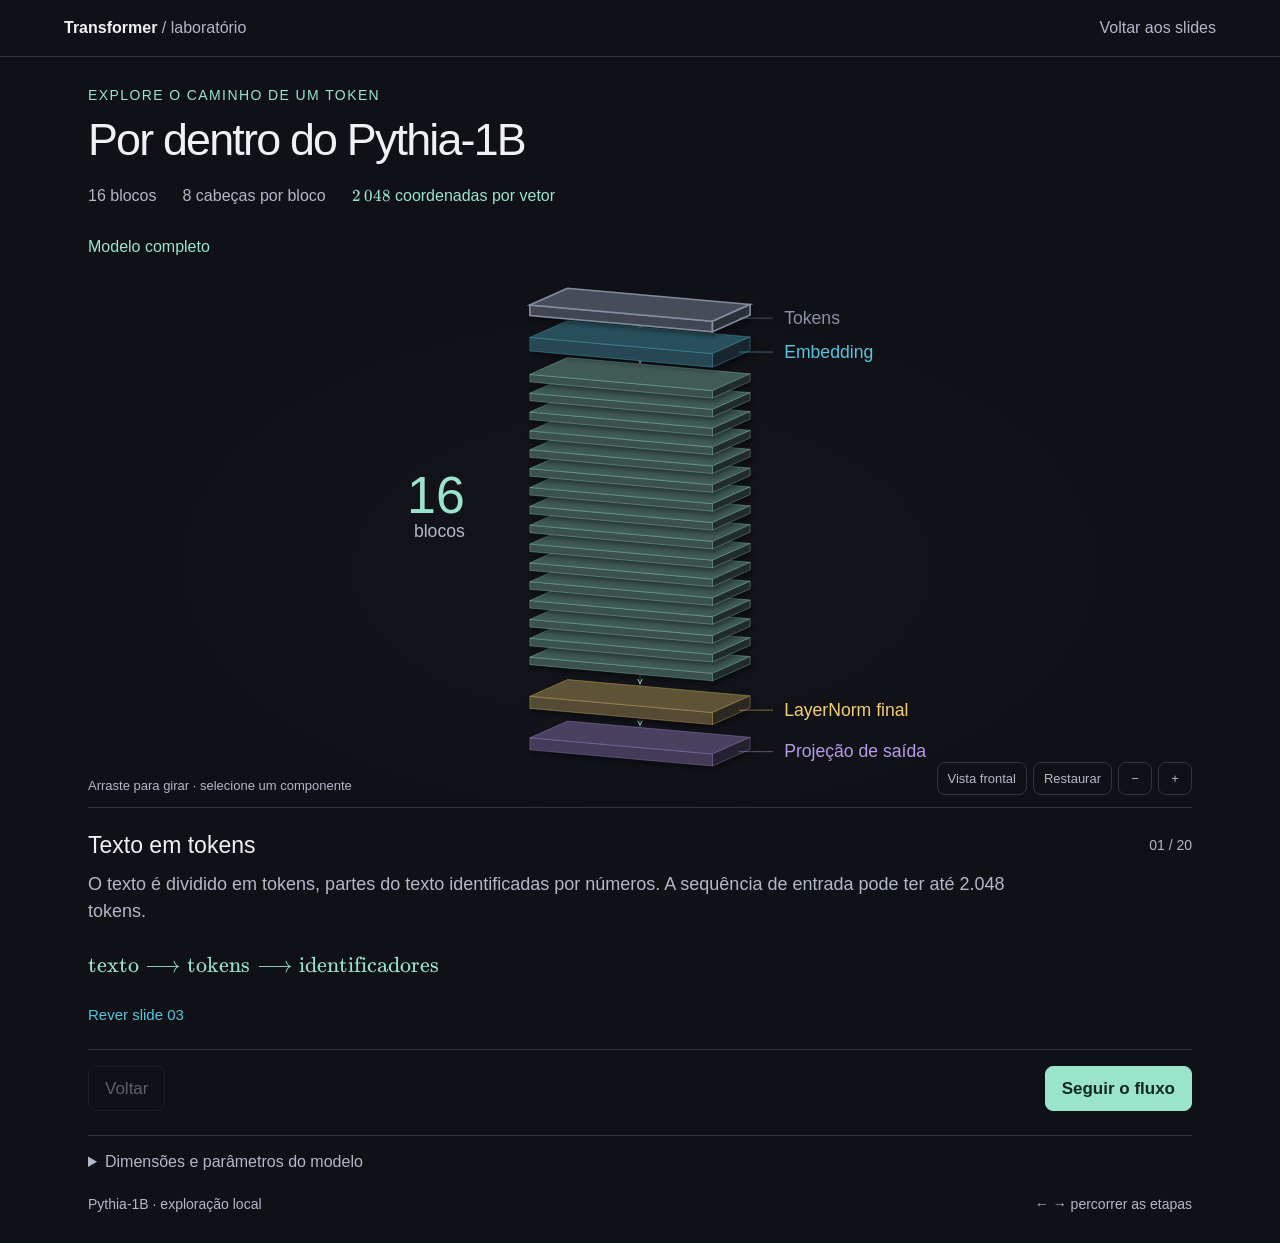
<file: apresentacoes/semana-05_2026-10-16/principal_joao_transformer-por-dentro/html_com_lab/laboratorio/index.html>
<!doctype html>
<html lang="pt-BR">
<head>
<meta charset="utf-8"><meta name="viewport" content="width=device-width, initial-scale=1">
<meta name="theme-color" content="#101117"><title>Pythia-1B · Por dentro do modelo</title>
<link rel="stylesheet" href="../vendor/katex/katex.min.css"><link rel="stylesheet" href="laboratorio.css"><link rel="stylesheet" href="arquitetura.css">
<script defer src="../vendor/katex/katex.min.js"></script><script defer src="detalhes.js"></script><script defer src="arquitetura.js"></script>
</head>
<body>
<a class="skip-link" href="#componentTitle">Ir para a etapa atual</a>
<header class="topbar"><a href="../index.html#slide-21" class="brand">Transformer <span>/ laboratório</span></a><a href="../index.html#slide-18">Voltar aos slides</a></header>
<main>
<section id="architectureView" aria-labelledby="architectureTitle">
 <header class="architecture-heading"><div><p class="eyebrow">Explore o caminho de um token</p><h1 id="architectureTitle">Por dentro do Pythia-1B</h1></div></header>
 <div id="architectureSpecs" class="architecture-specs"></div>
 <nav id="architectureBreadcrumb" class="architecture-breadcrumb" aria-label="Localização na arquitetura"></nav>
 <div id="architectureWorkspace" class="architecture-workspace"><div class="architecture-stage"><svg id="architectureCanvas" viewBox="0 0 1000 580" tabindex="0" role="group" aria-label="Arquitetura em três dimensões. Arraste para girar. A, D, W e S giram; mais e menos ajustam o zoom; zero restaura a vista."><title>Arquitetura interativa do Pythia-1B</title></svg><div class="camera-tools" aria-label="Câmera"><button id="cameraFront">Vista frontal</button><button id="cameraReset" aria-label="Restaurar perspectiva">Restaurar</button><button id="cameraOut" aria-label="Afastar câmera">−</button><button id="cameraIn" aria-label="Aproximar câmera">+</button></div><p class="orbit-hint">Arraste para girar · selecione um componente</p></div>
 <aside id="componentPanel" class="component-panel" aria-label="Detalhes do componente" hidden><div id="detailInspector"></div><div id="detailContent"></div></aside></div>
 <div id="inspectorHome"><section class="architecture-inspector" aria-labelledby="componentTitle"><div class="component-heading"><h2 id="componentTitle" tabindex="-1"></h2><span id="architecturePosition" aria-label="Etapa atual"></span></div><p id="componentDescription"></p><div id="componentEquation"></div><div class="component-actions"><button id="openComponent">Abrir bloco</button><a id="reviewSlide" target="_blank" rel="noopener">Rever nos slides</a></div></section>
 </div>
 <nav class="architecture-transport" aria-label="Percurso da inferência"><button id="architectureBack">Voltar</button><span id="architectureStatus" class="sr-only" role="status" aria-live="polite"></span><button id="architectureNext" class="primary">Seguir o fluxo</button></nav>
 <details class="model-details"><summary>Dimensões e parâmetros do modelo</summary><div id="modelDimensions"></div><p>O mapa percorre a arquitetura completa e suas operações. Os pesos treinados não são carregados nesta página.</p></details>
</section>
<footer><span>Pythia-1B · exploração local</span><span>← → percorrer as etapas</span></footer>
</main>
</body>
</html>
</file>
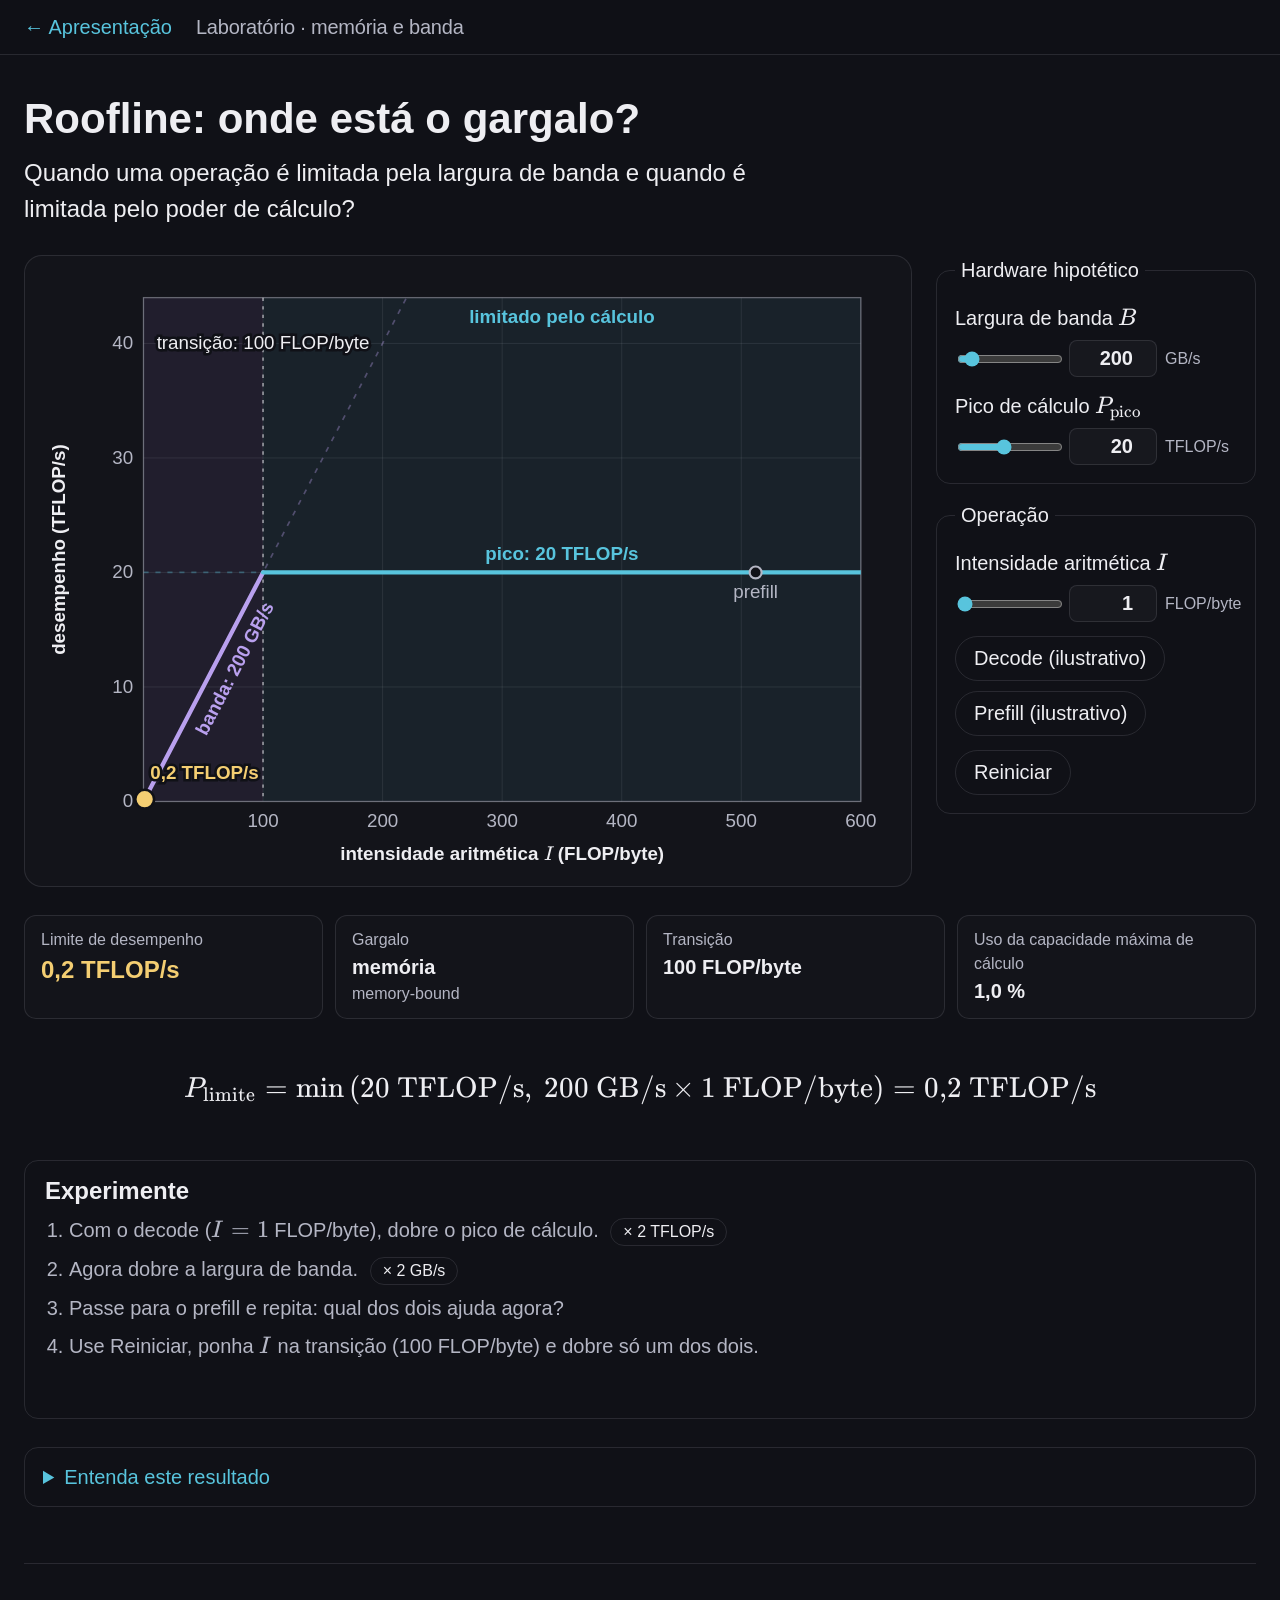
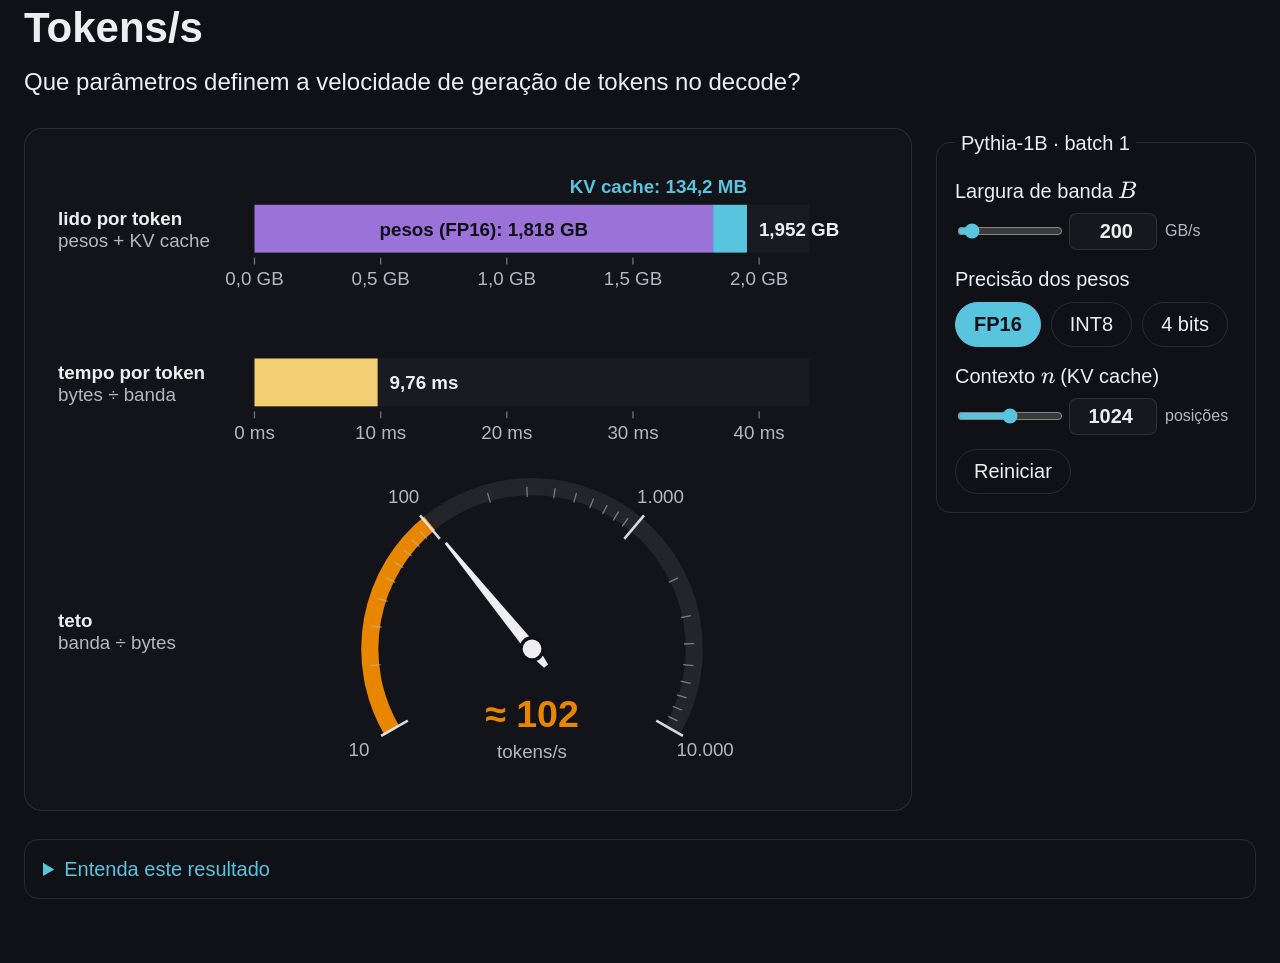
<file: apresentacoes/semana-07_2026-10-30/principal_joao_memoria-banda-e-roofline/html_com_lab/laboratorio/index.html>
<!doctype html>
<html lang="pt-BR">
<head>
  <meta charset="utf-8">
  <meta name="viewport" content="width=device-width, initial-scale=1">
  <meta name="theme-color" content="#101117">
  <title>Memória e banda · Laboratório</title>
  <link rel="stylesheet" href="../vendor/katex/katex.min.css">
  <link rel="stylesheet" href="../style.css?v=7">
  <link rel="stylesheet" href="lab.css?v=22">
</head>
<body class="lab">
  <header class="lab-top">
    <a class="lab-back" href="../index.html">← Apresentação</a>
    <h1 class="lab-title">Laboratório · memória e banda</h1>
  </header>

  <main class="lab-main">

    <!-- Parte 1: Roofline -->
    <section class="lab-view experiment" id="roofline" aria-labelledby="exp1-titulo">
      <header class="exp-head">
        <h2 id="exp1-titulo">Roofline: onde está o gargalo?</h2>
        <p class="question">Quando uma operação é limitada pela largura de banda e quando é limitada pelo poder de cálculo?</p>
      </header>
      <div class="exp-body">
        <figure class="exp-visual">
          <svg id="exp1-grafico" viewBox="0 0 1000 700" role="img" aria-labelledby="exp1-grafico-desc"><desc id="exp1-grafico-desc"></desc></svg>
        </figure>
        <div class="exp-side">
          <fieldset class="exp-controls">
            <legend>Hardware hipotético</legend>
            <div class="slider" data-param="bandaGBs">
              <label for="exp1-banda">Largura de banda <span data-tex="B"></span></label>
              <div class="slider-row"><input type="range" id="exp1-banda-range" min="50" max="2000" step="10" aria-label="Largura de banda"><input type="number" id="exp1-banda" step="any"><span class="unit">GB/s</span></div>
              <p class="field-msg" aria-live="polite"></p>
            </div>
            <div class="slider" data-param="picoTFLOPs">
              <label for="exp1-pico">Pico de cálculo <span data-tex="P_{\text{pico}}"></span></label>
              <div class="slider-row"><input type="range" id="exp1-pico-range" min="5" max="40" step="1" aria-label="Pico de cálculo"><input type="number" id="exp1-pico" step="any"><span class="unit">TFLOP/s</span></div>
              <p class="field-msg" aria-live="polite"></p>
            </div>
          </fieldset>
          <fieldset class="exp-controls">
            <legend>Operação</legend>
            <div class="slider" data-param="intensidade">
              <label for="exp1-intensidade">Intensidade aritmética <span data-tex="I"></span></label>
              <div class="slider-row"><input type="range" id="exp1-intensidade-range" min="1" max="600" step="1" aria-label="Intensidade aritmética"><input type="number" id="exp1-intensidade" step="any"><span class="unit">FLOP/byte</span></div>
              <p class="field-msg" aria-live="polite"></p>
            </div>
            <div class="buttons">
              <button type="button" class="btn" id="exp1-preset-decode">Decode (ilustrativo)</button>
              <button type="button" class="btn" id="exp1-preset-prefill">Prefill (ilustrativo)</button>
            </div>
            <div class="buttons"><button type="button" class="btn" id="exp1-reset">Reiniciar</button></div>
          </fieldset>
        </div>
      </div>
      <dl class="indicators strip" id="exp1-indicadores" aria-live="polite"></dl>
      <p class="formula live" id="exp1-equacao" aria-hidden="true"></p>
      <div class="activity">
        <h3>Experimente</h3>
        <ol>
          <li>Com o decode (<span data-tex="I = 1"></span> FLOP/byte), dobre o pico de cálculo. <button type="button" class="btn small" id="exp1-dobrar-pico">× 2 TFLOP/s</button></li>
          <li>Agora dobre a largura de banda. <button type="button" class="btn small" id="exp1-dobrar-banda">× 2 GB/s</button></li>
          <li>Passe para o prefill e repita: qual dos dois ajuda agora?</li>
          <li>Use Reiniciar, ponha <span data-tex="I"></span> na transição (100 FLOP/byte) e dobre só um dos dois.</li>
        </ol>
        <p class="activity-log" id="exp1-registro" aria-live="polite"></p>
      </div>
      <details class="exp-details">
        <summary>Entenda este resultado</summary>
        <div class="details-body">
          <p>O desempenho de uma operação não passa de dois tetos: o pico de cálculo e o que a memória consegue alimentar.</p>
          <p class="formula" data-tex="P_{\text{limite}} = \min\left(P_{\text{pico}},\ B \cdot I\right) \qquad I_{\text{transição}} = \frac{P_{\text{pico}}}{B}" data-display></p>
          <ul>
            <li>Unidades: <span data-tex="B"></span> em GB/s (<span data-tex="10^9"></span> bytes/s), <span data-tex="I"></span> em FLOP/byte e, portanto, <span data-tex="B \cdot I"></span> em GFLOP/s; <span data-tex="P_{\text{pico}}"></span> em TFLOP/s (<span data-tex="10^{12}"></span> FLOP/s).</li>
            <li>Com eixos lineares, a reta da banda é <span data-tex="P = B \cdot I"></span>: sua inclinação é a própria banda <span data-tex="B"></span>. Mais banda deixa a reta mais íngreme e aproxima a transição da origem.</li>
            <li>Na transição (<span data-tex="I = I_{\text{transição}}"></span>), os dois tetos coincidem: dobrar só a banda ou só o pico não muda o limite, porque o outro teto passa a limitar.</li>
            <li>Abaixo de <span data-tex="I_{\text{transição}}"></span>, a operação é <strong>limitada pela memória</strong> (<em>memory-bound</em>): mais FLOP/s não mudam o limite. Acima, é <strong>limitada pelo cálculo</strong> (<em>compute-bound</em>): mais banda não muda o limite.</li>
            <li>Os valores iniciais (200 GB/s e 20 TFLOP/s) são hipotéticos. As posições de decode (<span data-tex="I \approx 1"></span>, grandes projeções em FP16 com batch 1) e de prefill (<span data-tex="I = 512"></span>, um prompt longo) são <strong>ilustrativas</strong>: dependem do hardware, do tamanho do prompt e da operação analisada.</li>
            <li>O Roofline é um modelo idealizado: ignora latência, overheads de lançamento de kernels, ocupação da GPU e os vários níveis de cache. GPUs reais têm mais de um teto (por exemplo, com e sem Tensor Cores).</li>
          </ul>
        </div>
      </details>
    </section>

    <hr class="lab-sep">

    <!-- Parte 2: Tokens/s -->
    <section class="lab-view experiment" id="tokens" aria-labelledby="tok-titulo">
      <header class="exp-head">
        <h2 id="tok-titulo">Tokens/s</h2>
        <p class="question">Que parâmetros definem a velocidade de geração de tokens no decode?</p>
      </header>
      <div class="exp-body">
        <figure class="exp-visual">
          <svg id="tok-cena" viewBox="0 0 1000 760" role="img" aria-labelledby="tok-cena-desc"><desc id="tok-cena-desc"></desc></svg>
        </figure>
        <div class="exp-side">
          <fieldset class="exp-controls">
            <legend>Pythia-1B · batch 1</legend>
            <div class="slider" data-param="bandaGBs">
              <label for="tok-banda">Largura de banda <span data-tex="B"></span></label>
              <div class="slider-row"><input type="range" id="tok-banda-range" min="50" max="2000" step="10" aria-label="Largura de banda"><input type="number" id="tok-banda" step="any"><span class="unit">GB/s</span></div>
              <p class="field-msg" aria-live="polite"></p>
            </div>
            <div class="opcoes" role="group" aria-labelledby="tok-precisao-rotulo">
              <p class="opcoes-rotulo" id="tok-precisao-rotulo">Precisão dos pesos</p>
              <div class="buttons">
                <button type="button" class="btn" data-precisao="fp16">FP16</button>
                <button type="button" class="btn" data-precisao="int8">INT8</button>
                <button type="button" class="btn" data-precisao="int4">4 bits</button>
              </div>
            </div>
            <div class="slider" data-param="contexto">
              <label for="tok-contexto">Contexto <span data-tex="n"></span> (KV cache)</label>
              <div class="slider-row"><input type="range" id="tok-contexto-range" min="1" max="2048" step="1" aria-label="Contexto"><input type="number" id="tok-contexto" step="1"><span class="unit">posições</span></div>
              <p class="field-msg" aria-live="polite"></p>
            </div>
            <div class="buttons"><button type="button" class="btn" id="tok-reset">Reiniciar</button></div>
          </fieldset>
        </div>
      </div>
      <details class="exp-details">
        <summary>Entenda este resultado</summary>
        <div class="details-body">
          <p>No decode com batch 1, cada token novo exige ler da memória os pesos do modelo e o KV cache de todas as posições anteriores. O tempo dessa leitura limita a velocidade:</p>
          <p class="formula" data-tex="\text{tokens/s} \;\le\; \frac{B}{\text{bytes por token}} \qquad \text{bytes por token} = N \cdot b + n \cdot k_{\text{KV}}" data-display></p>
          <ul>
            <li><span data-tex="B"></span>: largura de banda da memória (bytes/s). Dobrar a banda dobra o teto.</li>
            <li><span data-tex="N"></span>: parâmetros lidos a cada token (908.759.040 no Pythia-1B) e <span data-tex="b"></span>: bytes por parâmetro (2 em FP16, 1 em INT8, 0,5 em 4 bits). Um modelo maior ou uma precisão maior leem mais bytes.</li>
            <li><span data-tex="n"></span>: posições no contexto. O KV cache cresce com o contexto.</li>
            <li><span data-tex="k_{\text{KV}}"></span>: bytes de K e V por posição, em todas as camadas: <span data-tex="2 \times 16 \times 8 \times 256 \times 2 = 131{.}072"></span> bytes (128 KiB) no Pythia-1B (K e V × 16 camadas × 8 cabeças × 256 dimensões × 2 bytes).</li>
          </ul>
          <p>O velocímetro usa escala logarítmica, de 10 a 10.000 tokens/s: dobrar a banda ou reduzir pela metade os bytes por token gira o ponteiro sempre o mesmo ângulo.</p>
          <p>Com os valores atuais:</p>
          <p class="formula live" id="tok-equacao" aria-hidden="true"></p>
          <ol class="steps" id="tok-contas"></ol>
          <h4>Hipóteses</h4>
          <ul>
            <li>Teto idealizado, não medição: cada peso é lido uma vez por token e o KV cache, uma vez por etapa; a banda é hipotética.</li>
            <li>O embedding de entrada (206 MB em FP16) fica fora da conta: a cada token, só uma linha dele (4 KB) é lida.</li>
            <li>O KV cache fica em FP16 em todas as precisões; a quantização é considerada sem o custo das escalas e da desquantização.</li>
            <li>Sem ativações, outros buffers, caches de hardware nem overheads de kernels. Com várias sequências em lote (batch maior), os mesmos pesos servem a vários tokens por etapa e o total de tokens/s sobe.</li>
          </ul>
        </div>
      </details>
    </section>

  </main>

  <script src="../vendor/katex/katex.min.js"></script>
  <script src="js/formato.js?v=1"></script>
  <script src="js/ui.js?v=7"></script>
  <script src="js/modelo.js?v=6"></script>
  <script src="js/experimentos/roofline.js?v=12"></script>
  <script src="js/experimentos/tokens.js?v=4"></script>
  <script src="js/lab.js?v=5"></script>
</body>
</html>
</file>
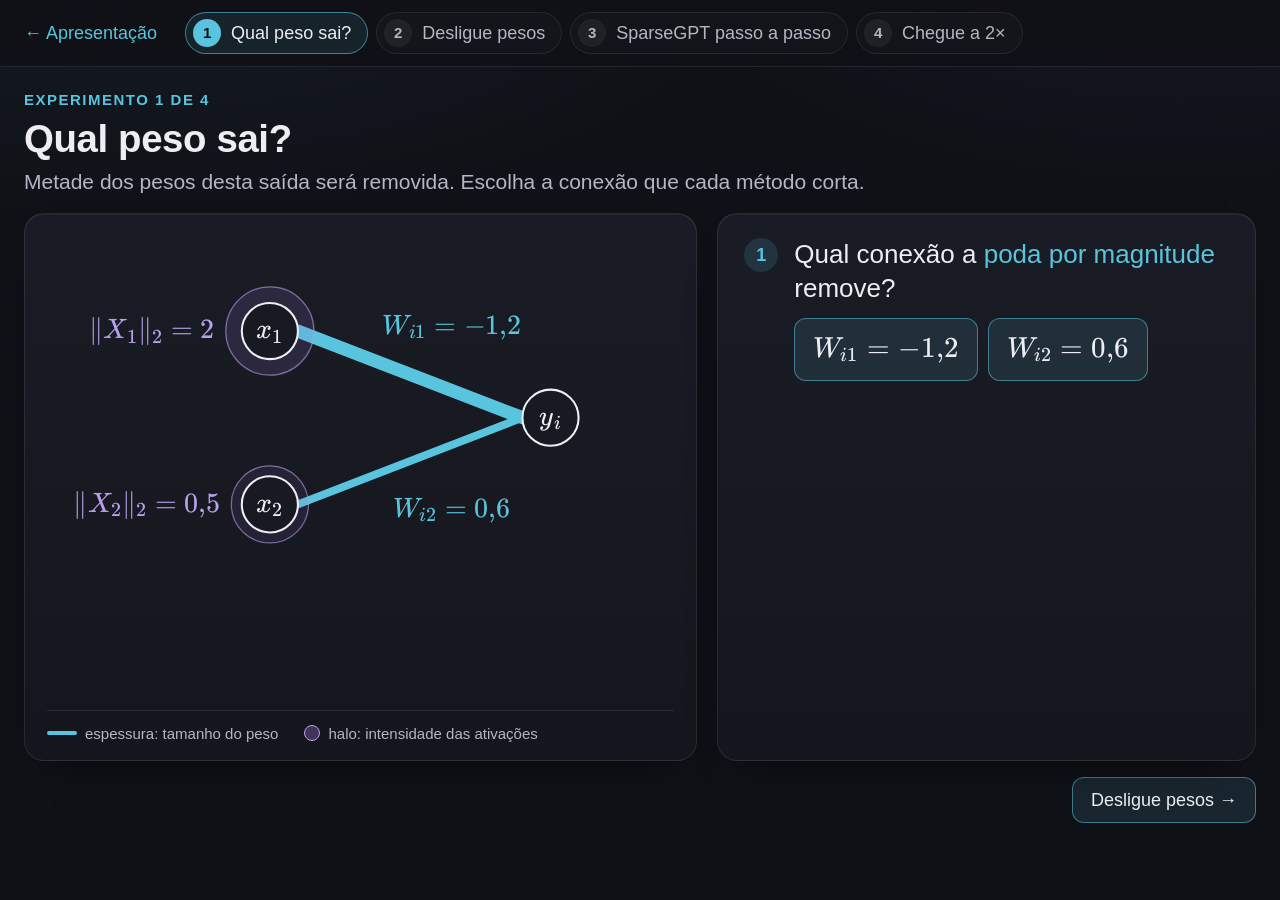
<file: apresentacoes/semana-08_2026-11-06/keyword_joao_pruning-1-nao-estruturado/html_com_lab/laboratorio/index.html>
<!doctype html>
<html lang="pt-BR">
<head>
  <meta charset="utf-8">
  <meta name="viewport" content="width=device-width, initial-scale=1">
  <meta name="theme-color" content="#101117">
  <title>Pruning não estruturado · Laboratório</title>
  <link rel="stylesheet" href="../vendor/katex/katex.min.css">
  <link rel="stylesheet" href="../style.css?v=82">
  <link rel="stylesheet" href="lab.css?v=46">
</head>
<body class="lab">
  <header class="lab-top">
    <a class="lab-back" href="../index.html">← Apresentação</a>
    <nav class="lab-nav" aria-label="Experimentos">
      <button type="button" data-ir="1"><span class="n">1</span>Qual peso sai?</button>
      <button type="button" data-ir="2"><span class="n">2</span>Desligue pesos</button>
      <button type="button" data-ir="3"><span class="n">3</span>SparseGPT passo a passo</button>
      <button type="button" data-ir="4"><span class="n">4</span>Chegue a 2×</button>
    </nav>
  </header>

  <main class="lab-main">
    <!-- 1 · Magnitude × Wanda numa rede de 2 entradas -->
    <section class="lab-view" id="exp-1" hidden>
      <div class="lab-cab">
        <span class="lab-kicker">Experimento 1 de 4</span>
        <h2>Qual peso sai?</h2>
        <p>Metade dos pesos desta saída será removida. Escolha a conexão que cada método corta.</p>
      </div>
      <div class="lab-duas">
        <div class="cartao figura">
          <svg id="e1-rede" class="lab-fig" viewBox="0 0 760 440" role="img" aria-label="Rede com duas entradas e uma saída."></svg>
          <div class="lab-legenda">
            <span><i class="traco az"></i>espessura: tamanho do peso</span>
            <span><i class="bola rx"></i>halo: intensidade das ativações</span>
          </div>
        </div>
        <div class="cartao lab-painel" id="e1-painel" aria-live="polite"></div>
      </div>
      <nav class="lab-pe"><span></span><button type="button" data-ir="2">Desligue pesos →</button></nav>
    </section>

    <!-- 2 · Desligar pesos de uma rede e ver o erro -->
    <section class="lab-view" id="exp-2" hidden>
      <div class="lab-cab">
        <span class="lab-kicker">Experimento 2 de 4</span>
        <h2>Desligue pesos</h2>
        <p>Clique numa conexão para desligá-la (ou religá-la). O alvo é a saída da rede completa.</p>
      </div>
      <div class="lab-duas larga">
        <div class="cartao figura">
          <svg id="e2-rede" class="lab-fig" viewBox="0 0 900 504" role="img" aria-label="Rede neural com 4 entradas, duas camadas ocultas de 6 neurônios com tanh e 3 saídas lineares."></svg>
          <div class="lab-legenda">
            <span><i class="traco az"></i>peso positivo</span>
            <span><i class="traco rx"></i>peso negativo</span>
            <span><i class="traco off"></i>desligada</span>
            <span>mais grossa: <span data-tex="|w|"></span> maior</span>
          </div>
        </div>
        <div class="cartao lab-painel" id="e2-painel">
          <div class="e2-leituras">
            <div class="leitura">
              <span class="rot">esparsidade</span>
              <strong id="e2-esp"></strong>
            </div>
            <div class="leitura">
              <span class="rot">erro <span data-tex="\lVert y - y^{*} \rVert_2^2"></span></span>
              <strong id="e2-erro"></strong>
              <div class="medidor" aria-hidden="true"><div id="e2-medidor"></div></div>
            </div>
          </div>
          <div class="leitura">
            <span class="rot">saídas · <span class="alvo-t">alvo</span> e <span class="atual-t">atual</span></span>
            <svg id="e2-saidas" viewBox="0 0 320 132" role="img" aria-label="Saídas da rede: alvo e valor atual."></svg>
          </div>
          <div class="leitura">
            <div class="rot-linha"><span class="rot">podar 10% das ligadas</span><button type="button" id="e2-reset" class="mini">religar tudo</button></div>
            <div class="botoes">
              <button type="button" id="e2-mag">menores <span data-tex="|w|"></span></button>
              <button type="button" id="e2-wanda">menores <span data-tex="|w| \cdot |x|"></span></button>
            </div>
          </div>
          <p class="info" id="e2-info" aria-live="polite"></p>
          <p class="desafio" id="e2-ref" aria-live="polite"></p>
        </div>
      </div>
      <nav class="lab-pe"><button type="button" data-ir="1" class="sec">← Qual peso sai?</button><button type="button" data-ir="3">SparseGPT passo a passo →</button></nav>
    </section>

    <!-- 3 · As contas do SparseGPT, um passo por vez -->
    <section class="lab-view" id="exp-3" hidden>
      <div class="lab-cab">
        <span class="lab-kicker">Experimento 3 de 4</span>
        <h2>SparseGPT passo a passo</h2>
        <p>As contas para remover metade dos pesos de uma linha, compensando nos que ficam.</p>
      </div>
      <div class="lab-duas">
        <div class="cartao e3-cartao">
          <div class="e3-progresso" id="e3-progresso" role="group" aria-label="Passos"></div>
          <div class="e3-palco" id="e3-palco" aria-live="polite"></div>
          <div class="e3-nav">
            <button type="button" id="e3-volta" class="sec">← Voltar</button>
            <span id="e3-passo"></span>
            <button type="button" id="e3-prox">Próximo passo →</button>
          </div>
        </div>
        <div class="cartao lab-painel" id="e3-painel">
          <div class="leitura">
            <span class="rot">pesos <span data-tex="w"></span></span>
            <div class="e3-linha" id="e3-w"></div>
          </div>
          <div class="leitura">
            <span class="rot">saída <span data-tex="y = wX"></span> em 6 tokens</span>
            <svg id="e3-graf" viewBox="0 0 420 220" role="img" aria-label="Saída por token: alvo, sem compensação e com compensação."></svg>
            <div class="e3-leg" id="e3-leg"></div>
          </div>
        </div>
      </div>
      <nav class="lab-pe"><button type="button" data-ir="2" class="sec">← Desligue pesos</button><button type="button" data-ir="4">Chegue a 2× →</button></nav>
    </section>

    <!-- 4 · Lei de Amdahl: chegar a 2× -->
    <section class="lab-view" id="exp-4" hidden>
      <div class="lab-cab">
        <span class="lab-kicker">Experimento 4 de 4</span>
        <h2>Chegue a 2×</h2>
        <p>O pruning zera pesos, então só acelera as contas que usam pesos. Tente deixar o modelo inteiro 2× mais rápido.</p>
      </div>
      <div class="lab-duas e4">
        <div class="cartao e4-tempo">
          <span class="rot-secao">tempo de inferência de um LLM</span>
          <div class="e4-partes">
            <div class="parte acel">
              <strong>multiplicações por matrizes de pesos</strong>
              <span>camadas lineares da atenção e do MLP: é aqui que os zeros podem ser aproveitados</span>
            </div>
            <div class="parte resto">
              <strong>resto</strong>
              <span>atenção entre tokens, normalizações, funções de ativação, amostragem: sem pesos podados, o tempo não muda</span>
            </div>
          </div>
          <div class="e4-barras">
            <div class="e4-rot">antes</div>
            <div class="e4-trilho"><div class="e4-seg acel" id="e4-a1"></div><div class="e4-seg resto" id="e4-r1"></div></div>
            <div class="e4-fim">100%</div>
            <div class="e4-rot">depois</div>
            <div class="e4-trilho"><div class="e4-seg acel" id="e4-a2"></div><div class="e4-seg resto" id="e4-r2"></div><div class="e4-meta"><span>meta: 2×</span></div></div>
            <div class="e4-fim" id="e4-total"></div>
          </div>
          <div class="e4-resultado" aria-live="polite">
            <div class="leitura grande">
              <span class="rot">modelo inteiro</span>
              <strong id="e4-speed"></strong>
            </div>
            <div class="e4-conta" id="e4-conta"></div>
          </div>
        </div>
        <div class="lab-painel">
          <div class="cartao e4-controle">
            <label for="e4-p"><span class="simbolo p" data-tex="p"></span><span><strong>parte acelerável</strong>fração do tempo gasta nas multiplicações por pesos</span></label>
            <output id="e4-pv" for="e4-p"></output>
            <input type="range" id="e4-p" min="0" max="100" step="5" value="60">
          </div>
          <div class="cartao e4-controle">
            <label for="e4-s"><span class="simbolo s" data-tex="s"></span><span><strong>aceleração dessa parte</strong>quantas vezes ela fica mais rápida com os zeros (≈ 1,6× com 2:4 em GPU compatível)</span></label>
            <output id="e4-sv" for="e4-s"></output>
            <input type="range" id="e4-s" min="1" max="20" step="0.1" value="2">
          </div>
          <p class="desafio" id="e4-msg" aria-live="polite"></p>
        </div>
      </div>
      <nav class="lab-pe"><button type="button" data-ir="3" class="sec">← SparseGPT passo a passo</button><span></span></nav>
    </section>
  </main>

  <script src="../vendor/katex/katex.min.js"></script>
  <script src="js/lab.js?v=41"></script>
  <script src="js/exp1.js?v=44"></script>
  <script src="js/exp2.js?v=41"></script>
  <script src="js/exp3.js?v=41"></script>
  <script src="js/exp4.js?v=41"></script>
</body>
</html>
</file>
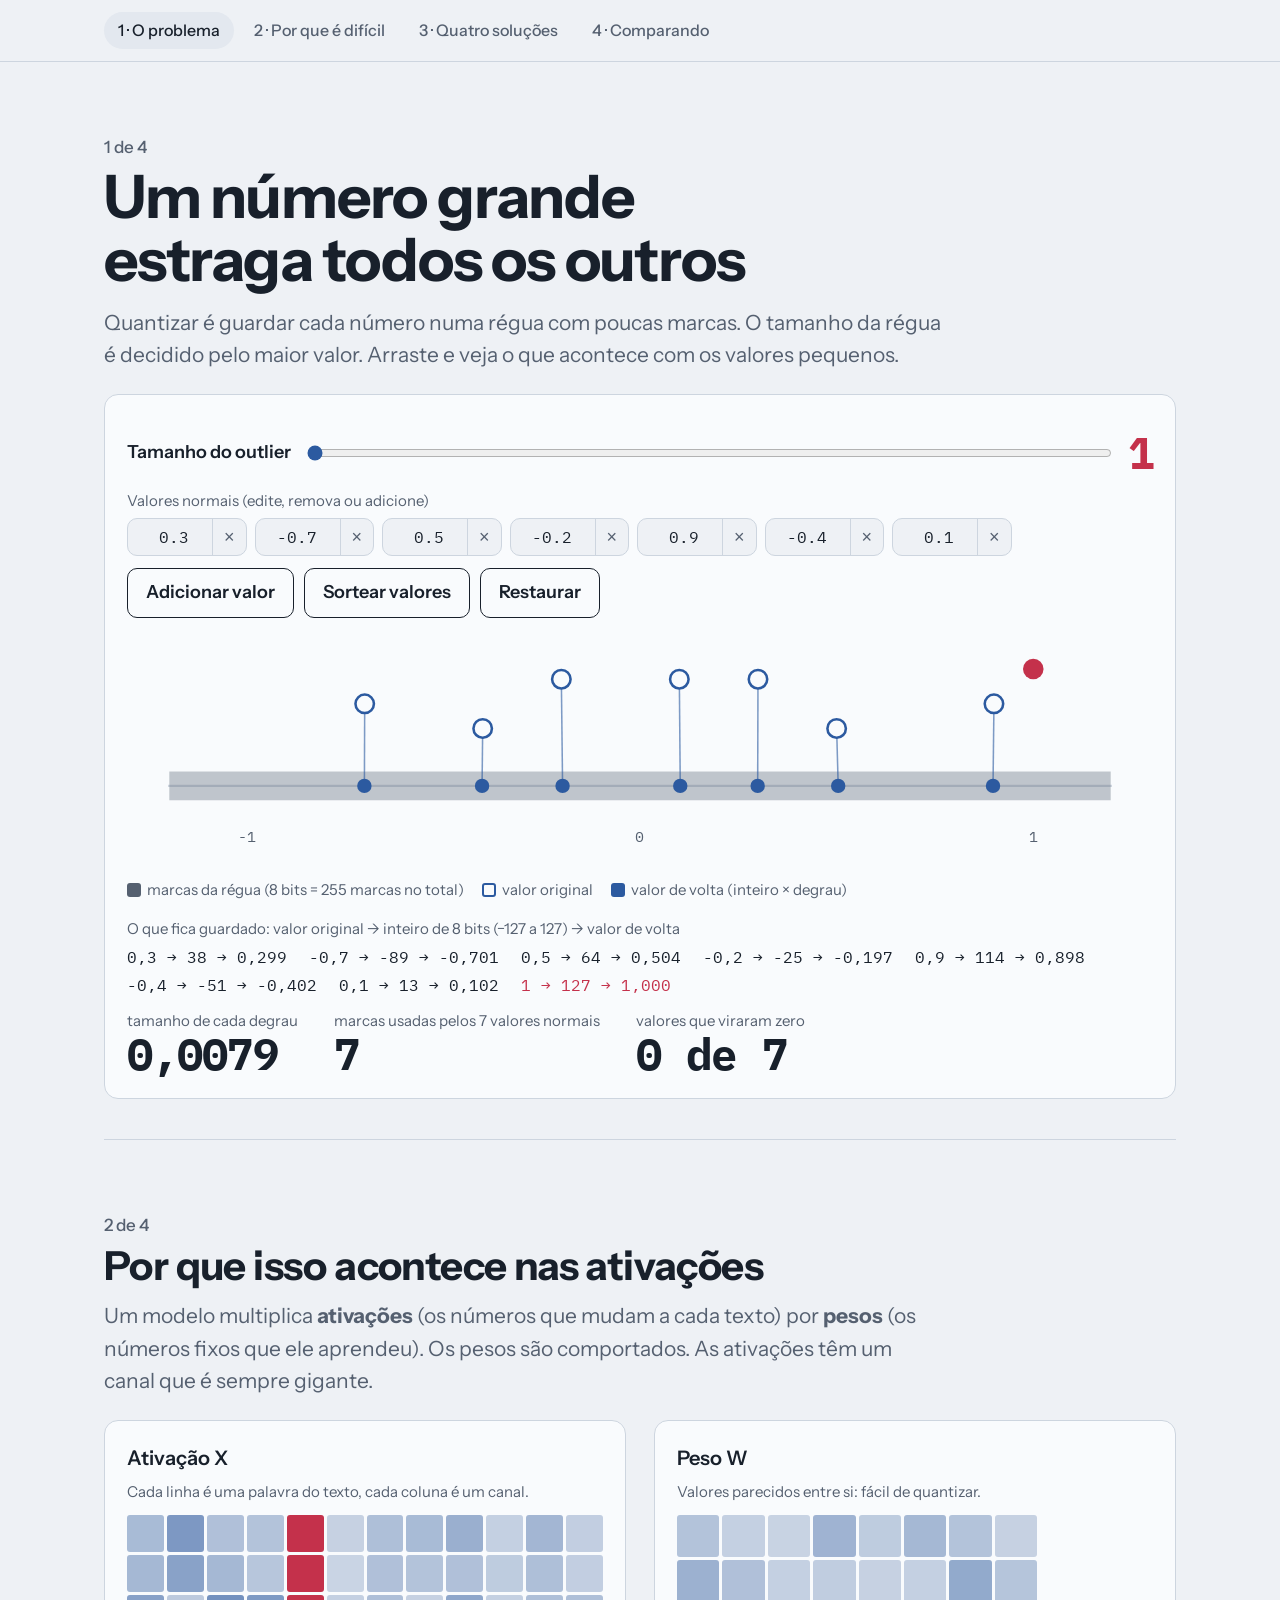
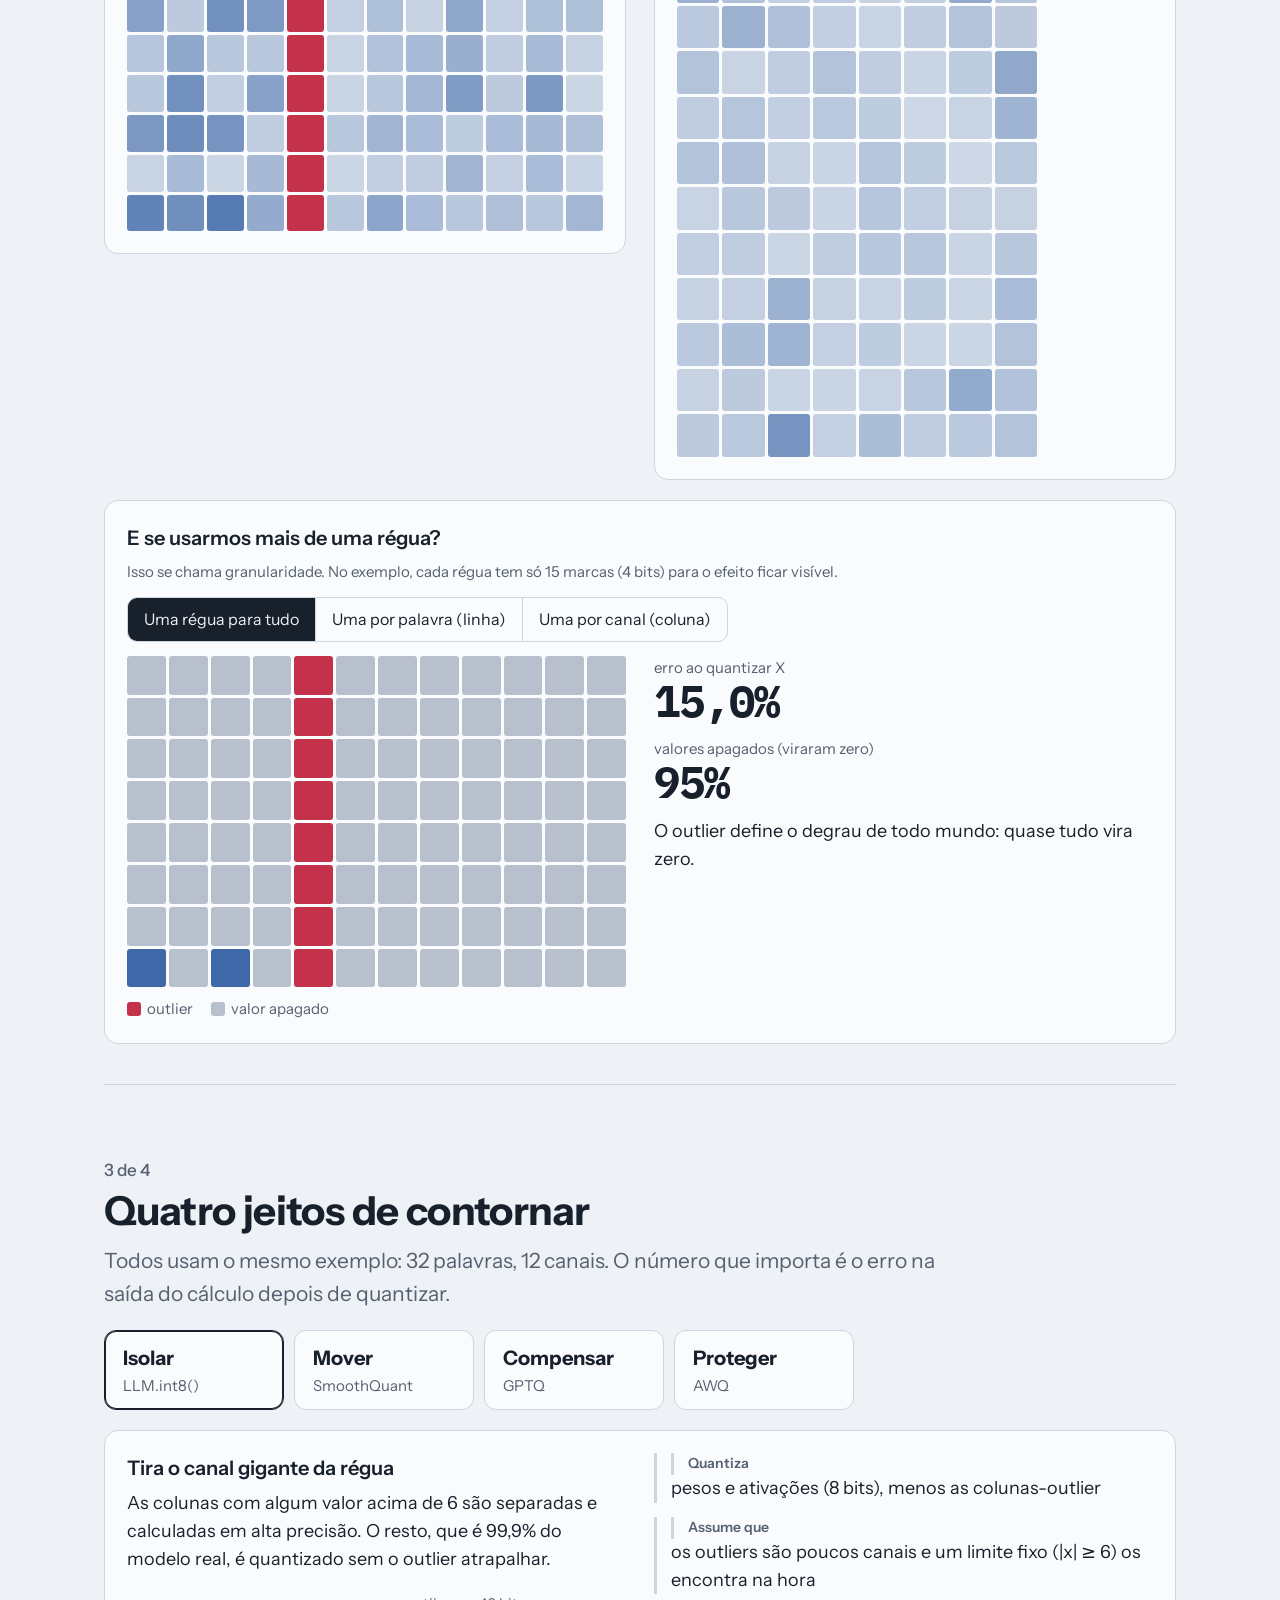
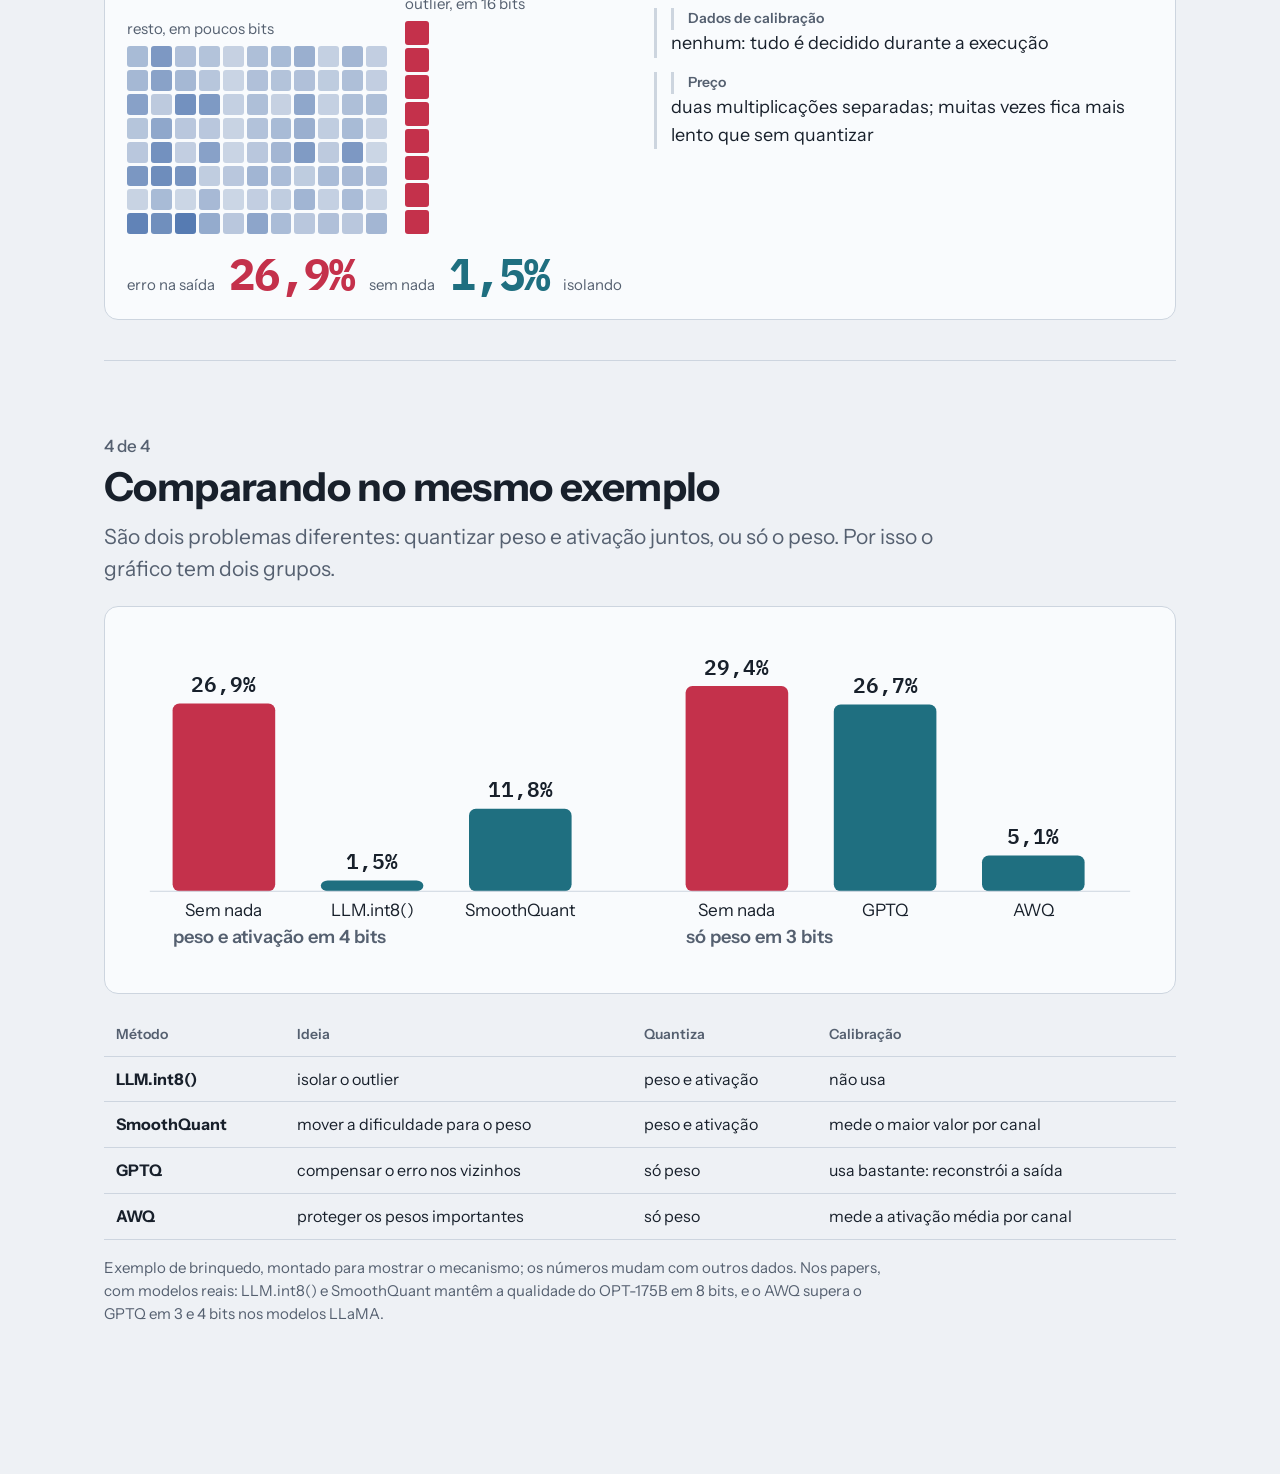
<file: apresentacoes/semana-06_2026-10-23/wevton_outliers_quantizacao_granularidade/Quantização_ como os algoritmos lidam com outliers.html>
<!DOCTYPE html>
<html lang="pt-BR">
<head>
<meta charset="utf-8">
<meta name="viewport" content="width=device-width, initial-scale=1, viewport-fit=cover">
<title>Quantização: como os algoritmos lidam com outliers</title>
<link rel="preconnect" href="https://fonts.googleapis.com">
<link rel="preconnect" href="https://fonts.gstatic.com" crossorigin>
<link href="https://fonts.googleapis.com/css2?family=Instrument+Sans:wght@400;500;600;700&family=IBM+Plex+Mono:wght@400;500;600&display=swap" rel="stylesheet">
<style>
:root{
  --bg:#eef1f5; --surface:#f9fbfd; --cell:#e3e8ef; --ink:#18202b; --muted:#556070; --line:#cdd5df;
  --blue:#2c5aa0; --outlier:#c4314b; --outlier-soft:#f2c4cc; --good:#1f6f80; --faded:#b7c0cc;
  color-scheme: light;
}
@media (prefers-color-scheme: dark){
  :root:not([data-theme="light"]){
    --bg:#10151d; --surface:#171e28; --cell:#222b37; --ink:#e7ecf2; --muted:#9aa6b5; --line:#2e3846;
    --blue:#7aa6e8; --outlier:#ff6b81; --outlier-soft:#5a2531; --good:#5cc2d3; --faded:#3d4757;
    color-scheme: dark;
  }
}
:root[data-theme="dark"]{
  --bg:#10151d; --surface:#171e28; --cell:#222b37; --ink:#e7ecf2; --muted:#9aa6b5; --line:#2e3846;
  --blue:#7aa6e8; --outlier:#ff6b81; --outlier-soft:#5a2531; --good:#5cc2d3; --faded:#3d4757;
  color-scheme: dark;
}
:root{box-sizing:border-box;padding-top:env(safe-area-inset-top,0px);padding-bottom:env(safe-area-inset-bottom,0px)}
*,*::before,*::after{box-sizing:inherit}
html{scroll-padding-top:calc(env(safe-area-inset-top,0px) + 72px);scroll-behavior:smooth}
@media (prefers-reduced-motion: reduce){html{scroll-behavior:auto}*{transition:none!important;animation:none!important}}
body{margin:0;background:var(--bg);color:var(--ink);font-family:"Instrument Sans",system-ui,-apple-system,"Segoe UI",sans-serif;font-size:18px;line-height:1.55}
body::before{content:"";position:fixed;inset:0 0 auto;height:env(safe-area-inset-top,0px);z-index:10;background:var(--bg)}
.num,.mono{font-family:"IBM Plex Mono",ui-monospace,Menlo,Consolas,monospace;font-variant-numeric:tabular-nums}
nav.steps{position:sticky;top:env(safe-area-inset-top,0px);z-index:5;background:var(--bg);border-bottom:1px solid var(--line)}
nav.steps ol{list-style:none;margin:0 auto;padding:12px 24px;max-width:1120px;display:flex;gap:6px;flex-wrap:wrap}
nav.steps a{display:block;padding:6px 14px;border-radius:999px;color:var(--muted);text-decoration:none;font-weight:500;font-size:16px}
nav.steps a:hover,nav.steps a.on{color:var(--ink);background:var(--cell)}
nav.steps a:focus-visible,button:focus-visible,input:focus-visible{outline:3px solid var(--blue);outline-offset:2px}
main{max-width:1120px;margin:0 auto;padding:0 24px 96px}
section{padding:72px 0 40px;border-bottom:1px solid var(--line)}
section:last-child{border-bottom:none}
h1{font-size:clamp(36px,5.2vw,60px);line-height:1.04;letter-spacing:-0.02em;margin:0 0 16px;font-weight:700;max-width:16ch}
h2{font-size:clamp(28px,3.4vw,40px);line-height:1.1;letter-spacing:-0.015em;margin:0 0 12px;font-weight:700}
h3{font-size:20px;margin:0 0 6px;font-weight:600}
p{margin:0 0 12px;max-width:68ch}
.lead{font-size:21px;color:var(--muted);max-width:60ch}
.step-n{color:var(--muted);font-weight:500;font-size:17px;margin-bottom:6px}
.panel{background:var(--surface);border:1px solid var(--line);border-radius:14px;padding:22px}
.row{display:flex;gap:28px;flex-wrap:wrap;align-items:flex-start}
.grow{flex:1 1 380px;min-width:0}
.control{display:flex;align-items:center;gap:14px;margin:14px 0;flex-wrap:wrap}
.control label{font-weight:600}
input[type=range]{flex:1 1 260px;accent-color:var(--blue);height:28px}
.big{font-size:44px;font-weight:700;line-height:1;letter-spacing:-0.02em}
.stats{display:flex;gap:36px;flex-wrap:wrap;margin-top:14px}
.stat .lbl{color:var(--muted);font-size:15px}
.out{color:var(--outlier)}
.good{color:var(--good)}
.svgwrap{overflow-x:auto}
svg{display:block;max-width:100%;height:auto}
.heat{display:grid;gap:3px}
.heat div{width:100%;aspect-ratio:1;border-radius:3px;transition:background .25s,opacity .25s}
.legend{display:flex;gap:18px;flex-wrap:wrap;font-size:15px;color:var(--muted);margin-top:10px}
.sw{display:inline-block;width:14px;height:14px;border-radius:3px;vertical-align:-2px;margin-right:6px}
.seg{display:inline-flex;border:1px solid var(--line);border-radius:10px;overflow:hidden;flex-wrap:wrap}
.seg button{border:0;background:transparent;color:var(--ink);font:inherit;font-size:16px;padding:9px 16px;cursor:pointer;border-right:1px solid var(--line)}
.seg button:last-child{border-right:0}
.seg button[aria-pressed="true"],.seg button[aria-selected="true"]{background:var(--ink);color:var(--bg)}
.tabs{display:flex;gap:10px;flex-wrap:wrap;margin:20px 0}
.tab{border:1px solid var(--line);background:var(--surface);color:var(--ink);border-radius:12px;padding:12px 18px;cursor:pointer;font:inherit;text-align:left;min-width:180px}
.tab .v{display:block;font-weight:700;font-size:20px}
.tab .m{display:block;color:var(--muted);font-size:15px}
.tab[aria-selected="true"]{border-color:var(--ink);box-shadow:inset 0 0 0 1px var(--ink)}
.facts{display:grid;gap:14px}
.facts div{border-left:3px solid var(--line);padding-left:14px}
.facts .k{font-size:14px;color:var(--muted);font-weight:600}
.meter{display:flex;align-items:baseline;gap:14px;flex-wrap:wrap;margin-top:10px}
.btn{border:1px solid var(--ink);background:var(--ink);color:var(--bg);border-radius:10px;padding:10px 18px;font:inherit;font-weight:600;cursor:pointer}
.btn.ghost{background:transparent;color:var(--ink)}
.btn:disabled{opacity:.4;cursor:default}
.split{display:flex;gap:18px;align-items:flex-end;flex-wrap:wrap}
.blocklbl{font-size:15px;color:var(--muted);margin-bottom:6px}
table{border-collapse:collapse;width:100%;font-size:16px}
th,td{text-align:left;padding:10px 12px;border-bottom:1px solid var(--line);vertical-align:top}
th{color:var(--muted);font-weight:600;font-size:14px}
.tablewrap{overflow-x:auto}
.note{font-size:15px;color:var(--muted);max-width:80ch}
.reasons{display:grid;grid-template-columns:repeat(auto-fit,minmax(220px,1fr));gap:16px;margin-top:20px}
.reasons div{padding:16px;border-radius:12px;background:var(--surface);border:1px solid var(--line)}
.vals{display:flex;flex-wrap:wrap;gap:8px;margin:6px 0 12px}
.chip{display:inline-flex;align-items:center;border:1px solid var(--line);border-radius:10px;background:var(--bg);overflow:hidden}
.chip input{width:84px;border:0;background:transparent;color:var(--ink);font:16px "IBM Plex Mono",ui-monospace,monospace;padding:8px;text-align:right}
.chip input:focus-visible{outline:3px solid var(--blue);outline-offset:-3px}
.chip button{border:0;border-left:1px solid var(--line);background:transparent;color:var(--muted);font-size:18px;line-height:1;padding:9px 11px;cursor:pointer}
.chip button:disabled{opacity:.3;cursor:default}
.qmap{display:flex;flex-wrap:wrap;gap:8px 22px;font:16px "IBM Plex Mono",ui-monospace,monospace;margin:6px 0 4px}
.qmap span{white-space:nowrap}
[hidden]{display:none!important}
</style>
</head>
<body>
<nav class="steps" aria-label="Partes da apresentação">
  <ol>
    <li><a href="#problema">1 · O problema</a></li>
    <li><a href="#ativacoes">2 · Por que é difícil</a></li>
    <li><a href="#solucoes">3 · Quatro soluções</a></li>
    <li><a href="#comparacao">4 · Comparando</a></li>
  </ol>
</nav>
<main>

<section id="problema">
  <div class="step-n">1 de 4</div>
  <h1>Um número grande estraga todos os outros</h1>
  <p class="lead">Quantizar é guardar cada número numa régua com poucas marcas. O tamanho da régua é decidido pelo maior valor. Arraste e veja o que acontece com os valores pequenos.</p>
  <div class="panel" style="margin-top:22px">
    <div class="control">
      <label for="outl">Tamanho do outlier</label>
      <input id="outl" type="range" min="1" max="100" step="1" value="1">
      <span class="num big out" id="outlv">1</span>
    </div>
    <div class="blocklbl">Valores normais (edite, remova ou adicione)</div>
    <div class="vals" id="vals"></div>
    <div style="display:flex;gap:10px;flex-wrap:wrap;margin-bottom:14px">
      <button class="btn ghost" id="vadd" type="button">Adicionar valor</button>
      <button class="btn ghost" id="vrand" type="button">Sortear valores</button>
      <button class="btn ghost" id="vreset" type="button">Restaurar</button>
    </div>
    <div class="svgwrap"><svg id="ruler" viewBox="0 0 1000 230" role="img" aria-label="Régua de quantização com os valores originais e onde eles caem"></svg></div>
    <div class="legend">
      <span><span class="sw" style="background:var(--muted)"></span>marcas da régua (8 bits = 255 marcas no total)</span>
      <span><span class="sw" style="border:2px solid var(--blue)"></span>valor original</span>
      <span><span class="sw" style="background:var(--blue)"></span>valor de volta (inteiro × degrau)</span>
    </div>
    <div class="blocklbl" style="margin-top:16px">O que fica guardado: valor original → inteiro de 8 bits (−127 a 127) → valor de volta</div>
    <div class="qmap" id="qmap" aria-live="polite"></div>
    <div class="stats">
      <div class="stat"><div class="lbl">tamanho de cada degrau</div><div class="num big" id="st-delta">—</div></div>
      <div class="stat"><div class="lbl" id="st-lv-lbl">marcas usadas pelos valores normais</div><div class="num big" id="st-lv">—</div></div>
      <div class="stat"><div class="lbl">valores que viraram zero</div><div class="num big" id="st-zero">—</div></div>
    </div>
  </div>
</section>

<section id="ativacoes">
  <div class="step-n">2 de 4</div>
  <h2>Por que isso acontece nas ativações</h2>
  <p class="lead">Um modelo multiplica <b>ativações</b> (os números que mudam a cada texto) por <b>pesos</b> (os números fixos que ele aprendeu). Os pesos são comportados. As ativações têm um canal que é sempre gigante.</p>
  <div class="row" style="margin-top:22px">
    <div class="panel grow">
      <h3>Ativação X</h3>
      <p class="note">Cada linha é uma palavra do texto, cada coluna é um canal.</p>
      <div class="heat" id="heatX" style="grid-template-columns:repeat(12,1fr);max-width:520px"></div>
    </div>
    <div class="panel grow">
      <h3>Peso W</h3>
      <p class="note">Valores parecidos entre si: fácil de quantizar.</p>
      <div class="heat" id="heatW" style="grid-template-columns:repeat(8,1fr);max-width:360px"></div>
    </div>
  </div>
  <div class="panel" style="margin-top:20px">
    <h3>E se usarmos mais de uma régua?</h3>
    <p class="note">Isso se chama granularidade. No exemplo, cada régua tem só 15 marcas (4 bits) para o efeito ficar visível.</p>
    <div class="control">
      <div class="seg" role="group" aria-label="Uma régua para">
        <button type="button" data-g="tensor" aria-pressed="true">Uma régua para tudo</button>
        <button type="button" data-g="token" aria-pressed="false">Uma por palavra (linha)</button>
        <button type="button" data-g="canal" aria-pressed="false">Uma por canal (coluna)</button>
      </div>
    </div>
    <div class="row">
      <div class="heat grow" id="heatG" style="grid-template-columns:repeat(12,1fr);max-width:520px"></div>
      <div class="grow">
        <div class="stat"><div class="lbl">erro ao quantizar X</div><div class="num big" id="g-err">—</div></div>
        <div class="stat" style="margin-top:14px"><div class="lbl">valores apagados (viraram zero)</div><div class="num big" id="g-zero">—</div></div>
        <p id="g-msg" style="margin-top:14px"></p>
      </div>
    </div>
    <div class="legend"><span><span class="sw" style="background:var(--outlier)"></span>outlier</span><span><span class="sw" style="background:var(--faded)"></span>valor apagado</span></div>
  </div>
</section>

<section id="solucoes">
  <div class="step-n">3 de 4</div>
  <h2>Quatro jeitos de contornar</h2>
  <p class="lead">Todos usam o mesmo exemplo: 32 palavras, 12 canais. O número que importa é o erro na saída do cálculo depois de quantizar.</p>
  <div class="tabs" role="tablist" aria-label="Algoritmos">
    <button class="tab" role="tab" id="t-int8" aria-controls="p-int8" aria-selected="true"><span class="v">Isolar</span><span class="m">LLM.int8()</span></button>
    <button class="tab" role="tab" id="t-sq" aria-controls="p-sq" aria-selected="false" tabindex="-1"><span class="v">Mover</span><span class="m">SmoothQuant</span></button>
    <button class="tab" role="tab" id="t-gptq" aria-controls="p-gptq" aria-selected="false" tabindex="-1"><span class="v">Compensar</span><span class="m">GPTQ</span></button>
    <button class="tab" role="tab" id="t-awq" aria-controls="p-awq" aria-selected="false" tabindex="-1"><span class="v">Proteger</span><span class="m">AWQ</span></button>
  </div>

  <div class="panel" role="tabpanel" id="p-int8" aria-labelledby="t-int8">
    <div class="row">
      <div class="grow">
        <h3>Tira o canal gigante da régua</h3>
        <p>As colunas com algum valor acima de 6 são separadas e calculadas em alta precisão. O resto, que é 99,9% do modelo real, é quantizado sem o outlier atrapalhar.</p>
        <div class="split" style="margin:18px 0">
          <div><div class="blocklbl">resto, em poucos bits</div><div class="heat" id="i8rest" style="grid-template-columns:repeat(11,1fr);width:260px"></div></div>
          <div><div class="blocklbl out">outlier, em 16 bits</div><div class="heat" id="i8out" style="grid-template-columns:1fr;width:24px"></div></div>
        </div>
        <div class="meter"><span class="lbl note">erro na saída</span><span class="num big out" id="i8a">—</span><span class="note">sem nada</span><span class="num big good" id="i8b">—</span><span class="note">isolando</span></div>
      </div>
      <div class="grow facts">
        <div><div class="k">Quantiza</div>pesos e ativações (8 bits), menos as colunas-outlier</div>
        <div><div class="k">Assume que</div>os outliers são poucos canais e um limite fixo (|x| ≥ 6) os encontra na hora</div>
        <div><div class="k">Dados de calibração</div>nenhum: tudo é decidido durante a execução</div>
        <div><div class="k">Preço</div>duas multiplicações separadas; muitas vezes fica mais lento que sem quantizar</div>
      </div>
    </div>
  </div>

  <div class="panel" role="tabpanel" id="p-sq" aria-labelledby="t-sq" hidden>
    <div class="row">
      <div class="grow">
        <h3>Divide a ativação, multiplica o peso</h3>
        <p><span class="mono">X · W = (X ÷ s) · (s · W)</span>: o resultado é o mesmo, mas o canal gigante encolhe e o peso correspondente cresce. α decide quanto da dificuldade vai para o peso.</p>
        <div class="control">
          <label for="alpha">α</label>
          <input id="alpha" type="range" min="0" max="1" step="0.05" value="0">
          <span class="num big" id="alphav">0,00</span>
        </div>
        <div class="svgwrap"><svg id="sqbars" viewBox="0 0 560 200" role="img" aria-label="Maior valor por canal na ativação e no peso"></svg></div>
        <div class="legend"><span><span class="sw" style="background:var(--outlier)"></span>maior valor da ativação, por canal</span><span><span class="sw" style="background:var(--blue)"></span>maior valor do peso, por canal</span></div>
      </div>
      <div class="grow">
        <div class="svgwrap"><svg id="sqcurve" viewBox="0 0 420 220" role="img" aria-label="Erro na saída conforme α"></svg></div>
        <div class="meter"><span class="note">erro na saída</span><span class="num big" id="sqerr">—</span></div>
        <div class="facts" style="margin-top:16px">
          <div><div class="k">Quantiza</div>pesos e ativações, tudo em 8 bits de verdade</div>
          <div><div class="k">Assume que</div>o outlier aparece sempre nos mesmos canais, para qualquer texto</div>
          <div><div class="k">Dados de calibração</div>~512 frases, só para medir o maior valor de cada canal</div>
        </div>
      </div>
    </div>
  </div>

  <div class="panel" role="tabpanel" id="p-gptq" aria-labelledby="t-gptq" hidden>
    <div class="row">
      <div class="grow">
        <h3>Arredonda um pedaço, corrige os próximos</h3>
        <p>Só os pesos são quantizados, uma linha por vez. O erro de cada linha é descontado nas linhas que ainda não foram arredondadas, para a saída continuar parecida.</p>
        <div class="split" style="margin:14px 0">
          <div><div class="blocklbl">peso W (12 linhas)</div><div class="heat" id="gW" style="grid-template-columns:repeat(8,1fr);width:280px"></div></div>
          <div style="min-width:200px">
            <p class="num" id="gstep">Passo 0 de 12</p>
            <div style="display:flex;gap:10px;flex-wrap:wrap">
              <button class="btn" id="gnext" type="button">Próximo passo</button>
              <button class="btn ghost" id="gall" type="button">Até o fim</button>
              <button class="btn ghost" id="greset" type="button">Recomeçar</button>
            </div>
          </div>
        </div>
        <div class="legend"><span><span class="sw" style="background:var(--ink)"></span>linha já arredondada</span><span><span class="sw" style="background:var(--outlier)"></span>valor corrigido neste passo</span></div>
      </div>
      <div class="grow">
        <div class="meter"><span class="note">erro na saída (pesos em 3 bits)</span></div>
        <div class="meter"><span class="num big out" id="g-rtn">—</span><span class="note">arredondando tudo de uma vez</span></div>
        <div class="meter"><span class="num big good" id="g-gptq">—</span><span class="note">com GPTQ</span></div>
        <div class="facts" style="margin-top:16px">
          <div><div class="k">Quantiza</div>só os pesos (3 ou 4 bits); ativações ficam como estão</div>
          <div><div class="k">Assume que</div>o erro de um peso pode ser corrigido pelos vizinhos, e os dados de calibração representam o uso real</div>
          <div><div class="k">Dados de calibração</div>128 trechos de texto, para descobrir quais entradas andam juntas</div>
        </div>
      </div>
    </div>
  </div>

  <div class="panel" role="tabpanel" id="p-awq" aria-labelledby="t-awq" hidden>
    <div class="row">
      <div class="grow">
        <h3>Aumenta os pesos importantes antes de arredondar</h3>
        <p>Só os pesos são quantizados. O peso importante é o que recebe ativação grande. Ampliar esse canal antes de arredondar (e dividir a entrada de volta) faz ele perder menos.</p>
        <div class="control">
          <label for="awqa">Proteção</label>
          <input id="awqa" type="range" min="0" max="1" step="0.05" value="0">
          <span class="num big" id="awqav">0,00</span>
        </div>
        <div class="svgwrap"><svg id="awqbars" viewBox="0 0 560 200" role="img" aria-label="Fator de escala aplicado a cada canal"></svg></div>
        <div class="legend"><span><span class="sw" style="background:var(--outlier)"></span>canal que recebe ativação grande</span><span><span class="sw" style="background:var(--blue)"></span>quanto cada canal do peso foi ampliado</span></div>
      </div>
      <div class="grow">
        <div class="svgwrap"><svg id="awqcurve" viewBox="0 0 420 220" role="img" aria-label="Erro na saída conforme a proteção"></svg></div>
        <div class="meter"><span class="note">erro na saída (pesos em 3 bits)</span><span class="num big" id="awqerr">—</span></div>
        <div class="facts" style="margin-top:16px">
          <div><div class="k">Assume que</div>a ativação revela quais pesos importam; proteger demais estraga os outros</div>
          <div><div class="k">Dados de calibração</div>um conjunto pequeno, só para medir a ativação média de cada canal</div>
        </div>
      </div>
    </div>
  </div>
</section>

<section id="comparacao">
  <div class="step-n">4 de 4</div>
  <h2>Comparando no mesmo exemplo</h2>
  <p class="lead">São dois problemas diferentes: quantizar peso e ativação juntos, ou só o peso. Por isso o gráfico tem dois grupos.</p>
  <div class="panel" style="margin-top:20px">
    <div class="svgwrap"><svg id="cmp" viewBox="0 0 900 300" role="img" aria-label="Erro na saída de cada método"></svg></div>
  </div>
  <div class="tablewrap" style="margin-top:20px">
    <table>
      <tr><th>Método</th><th>Ideia</th><th>Quantiza</th><th>Calibração</th></tr>
      <tr><td><b>LLM.int8()</b></td><td>isolar o outlier</td><td>peso e ativação</td><td>não usa</td></tr>
      <tr><td><b>SmoothQuant</b></td><td>mover a dificuldade para o peso</td><td>peso e ativação</td><td>mede o maior valor por canal</td></tr>
      <tr><td><b>GPTQ</b></td><td>compensar o erro nos vizinhos</td><td>só peso</td><td>usa bastante: reconstrói a saída</td></tr>
      <tr><td><b>AWQ</b></td><td>proteger os pesos importantes</td><td>só peso</td><td>mede a ativação média por canal</td></tr>
    </table>
  </div>
  <p class="note" style="margin-top:16px">Exemplo de brinquedo, montado para mostrar o mecanismo; os números mudam com outros dados. Nos papers, com modelos reais: LLM.int8() e SmoothQuant mantêm a qualidade do OPT-175B em 8 bits, e o AWQ supera o GPTQ em 3 e 4 bits nos modelos LLaMA.</p>
</section>
</main>

<script>
(function(){
"use strict";
const fmt=(v,d)=>v.toFixed(d).replace('.',',');
const pct=v=>fmt(v,1)+'%';
const css=n=>getComputedStyle(document.documentElement).getPropertyValue(n).trim();
const NS='http://www.w3.org/2000/svg';
function el(tag,attrs,parent){const e=document.createElementNS(NS,tag);for(const k in attrs)e.setAttribute(k,attrs[k]);if(parent)parent.appendChild(e);return e}
function clear(s){while(s.firstChild)s.removeChild(s.firstChild)}

/* ---------- dados do exemplo ---------- */
let seed=33;const rnd=()=>{seed=(seed*1664525+1013904223)%4294967296;return seed/4294967296};
const gauss=()=>{const u=rnd()||1e-9,v=rnd();return Math.sqrt(-2*Math.log(u))*Math.cos(2*Math.PI*v)};
const T=32,C=12,O=8,OUT=4;
const Z=[...Array(T)].map(()=>[gauss(),gauss()]);
const M=[...Array(2)].map(()=>[...Array(C)].map(()=>gauss()*0.4));
const X=Z.map(z=>[...Array(C)].map((_,j)=>j===OUT?13+2.5*z[0]:z.reduce((a,v,k)=>a+v*M[k][j],0)+0.05*gauss()));
const W=[...Array(C)].map(()=>[...Array(O)].map(()=>gauss()*0.3));

const mm=(A,B)=>A.map(r=>B[0].map((_,j)=>r.reduce((s,v,k)=>s+v*B[k][j],0)));
const qm=b=>2**(b-1)-1;
const qv=(v,d,q)=>d===0?0:Math.max(-q,Math.min(q,Math.round(v/d)))*d;
const amax=a=>Math.max(...a.map(Math.abs));
const qTensor=(Mx,b)=>{const d=amax(Mx.flat())/qm(b);return Mx.map(r=>r.map(v=>qv(v,d,qm(b))))};
const qRows=(Mx,b)=>Mx.map(r=>{const d=amax(r)/qm(b);return r.map(v=>qv(v,d,qm(b)))});
const qCols=(Mx,b)=>{const ds=Mx[0].map((_,j)=>amax(Mx.map(r=>r[j]))/qm(b));return Mx.map(r=>r.map((v,j)=>qv(v,ds[j],qm(b))))};
const relErr=(A,B)=>{let n=0,d=0;A.forEach((r,i)=>r.forEach((v,j)=>{n+=(v-B[i][j])**2;d+=v*v}));return Math.sqrt(n/d)*100};
const Y=mm(X,W);
const errY=Yh=>relErr(Y,Yh);
const AB=4, WB=3;

/* ---------- 1. régua ---------- */
const DEF=[0.3,-0.7,0.5,-0.2,0.9,-0.4,0.1];
let smallVals=DEF.slice();
const MAXV=16;
const randV=()=>Math.round((Math.random()*2-1)*10)/10;
function renderVals(){
  const box=document.getElementById('vals');box.textContent='';
  smallVals.forEach((v,i)=>{
    const w=document.createElement('span');w.className='chip';
    const inp=document.createElement('input');inp.type='number';inp.step='0.1';inp.value=v;inp.setAttribute('aria-label','Valor '+(i+1));
    inp.addEventListener('input',()=>{const n=parseFloat(String(inp.value).replace(',','.'));if(isFinite(n)){smallVals[i]=n;drawRuler()}});
    const rm=document.createElement('button');rm.type='button';rm.textContent='×';rm.setAttribute('aria-label','Remover valor '+(i+1));rm.disabled=smallVals.length<=1;
    rm.addEventListener('click',()=>{smallVals.splice(i,1);renderVals();drawRuler()});
    w.append(inp,rm);box.appendChild(w);
  });
  document.getElementById('vadd').disabled=smallVals.length>=MAXV;
}
document.getElementById('vadd').addEventListener('click',()=>{if(smallVals.length<MAXV){smallVals.push(randV());renderVals();drawRuler()}});
document.getElementById('vrand').addEventListener('click',()=>{smallVals=smallVals.map(randV);renderVals();drawRuler()});
document.getElementById('vreset').addEventListener('click',()=>{smallVals=DEF.slice();renderVals();drawRuler()});
const outl=document.getElementById('outl');
function drawRuler(){
  const o=+outl.value;document.getElementById('outlv').textContent=o;
  const vals=[...smallVals,o];
  const d=amax(vals)/127;
  const s=document.getElementById('ruler');clear(s);
  const span=Math.max(1,amax(smallVals));
  const L=40,R=960,lo=-span*1.2,hi=span*1.2,X0=v=>L+(v-lo)/(hi-lo)*(R-L);
  const axisY=150;
  el('line',{x1:L,x2:R,y1:axisY,y2:axisY,style:'stroke:var(--line);stroke-width:2'},s);
  const k0=Math.ceil(lo/d),k1=Math.floor(hi/d);
  if(k1-k0>160){el('rect',{x:X0(k0*d),y:axisY-14,width:X0(k1*d)-X0(k0*d),height:28,style:'fill:var(--muted);opacity:.35'},s);}
  else for(let k=k0;k<=k1;k++){el('line',{x1:X0(k*d),x2:X0(k*d),y1:axisY-16,y2:axisY+16,style:'stroke:var(--muted);stroke-width:'+(k1-k0<12?3:1.5)},s);}
  [-span,0,span].forEach(v=>{const t=el('text',{x:X0(v),y:205,'text-anchor':'middle',style:'fill:var(--muted);font:15px IBM Plex Mono,monospace'},s);t.textContent=fmt(v,Number.isInteger(v)?0:1)});
  const used=new Set();let zeros=0;
  smallVals.forEach((v,i)=>{
    const q=qv(v,d,127);used.add(Math.round(q/d));if(q===0)zeros++;
    const y0=46+(i%3)*24;
    el('line',{x1:X0(v),y1:y0,x2:X0(q),y2:axisY,style:'stroke:var(--blue);stroke-width:1.5;opacity:.6'},s);
    el('circle',{cx:X0(v),cy:y0,r:9,style:'fill:var(--surface);stroke:var(--blue);stroke-width:2.5'},s);
    el('circle',{cx:X0(q),cy:axisY,r:7,style:'fill:var(--blue)'},s);
  });
  const qbox=document.getElementById('qmap');qbox.textContent='';
  [...smallVals.map(v=>[v,false]),[o,true]].forEach(([v,isO])=>{
    const k=Math.max(-127,Math.min(127,Math.round(v/d)));
    const sp=document.createElement('span');if(isO)sp.className='out';
    sp.textContent=String(v).replace('.',',')+' → '+k+' → '+fmt(k*d,3);qbox.appendChild(sp);
  });
  if(o>hi){
    el('path',{d:`M ${R-30} 30 L ${R+10} 30`,style:'stroke:var(--outlier);stroke-width:3'},s);
    el('path',{d:`M ${R+10} 30 l -12 -8 l 0 16 z`,style:'fill:var(--outlier)'},s);
    const t=el('text',{x:R-36,y:36,'text-anchor':'end',style:'fill:var(--outlier);font:600 16px Instrument Sans,sans-serif'},s);t.textContent='outlier = '+o+' (fora da tela)';
  }else{
    el('circle',{cx:X0(o),cy:36,r:10,style:'fill:var(--outlier)'},s);
  }
  document.getElementById('st-delta').textContent=fmt(d,d<0.1?4:2);
  document.getElementById('st-lv').textContent=used.size;
  document.getElementById('st-lv-lbl').textContent='marcas usadas pelos '+smallVals.length+' valores normais';
  document.getElementById('st-zero').textContent=zeros+' de '+smallVals.length;
}
outl.addEventListener('input',drawRuler);

/* ---------- 2. heatmaps e granularidade ---------- */
const SHOW=8;
function heatColor(v){
  if(Math.abs(v)>=6)return 'var(--outlier)';
  const a=Math.min(Math.abs(v)/1.8,1);
  return `color-mix(in srgb, var(--blue) ${Math.round(12+a*78)}%, var(--cell))`;
}
function fillHeat(id,Mx,colorFn){
  const h=document.getElementById(id);h.textContent='';
  Mx.forEach((r,i)=>r.forEach((v,j)=>{const c=document.createElement('div');c.style.background=colorFn?colorFn(v,i,j):heatColor(v);c.title=fmt(v,2);h.appendChild(c)}));
}
fillHeat('heatX',X.slice(0,SHOW));
fillHeat('heatW',W);
const gMsg={tensor:'O outlier define o degrau de todo mundo: quase tudo vira zero.',
  token:'Ajuda pouco: o outlier aparece em todas as linhas, então toda régua continua esticada.',
  canal:'Resolveria! Mas o chip só consegue aplicar a régua por linha numa multiplicação rápida. Por isso os algoritmos precisam de truques.'};
function drawGran(mode){
  document.querySelectorAll('[data-g]').forEach(b=>b.setAttribute('aria-pressed',b.dataset.g===mode?'true':'false'));
  const Q=mode==='tensor'?qTensor(X,AB):mode==='token'?qRows(X,AB):qCols(X,AB);
  let z=0,n=0;X.forEach((r,i)=>r.forEach((v,j)=>{if(j!==OUT){n++;if(Q[i][j]===0)z++}}));
  fillHeat('heatG',X.slice(0,SHOW),(v,i,j)=>Math.abs(v)>=6?'var(--outlier)':(Q[i][j]===0?'var(--faded)':heatColor(Q[i][j])));
  document.getElementById('g-err').textContent=pct(relErr(X,Q));
  document.getElementById('g-zero').textContent=Math.round(z/n*100)+'%';
  document.getElementById('g-msg').textContent=gMsg[mode];
}
document.querySelectorAll('[data-g]').forEach(b=>b.addEventListener('click',()=>drawGran(b.dataset.g)));

/* ---------- 3a. LLM.int8() ---------- */
const naive=errY(mm(qTensor(X,AB),qTensor(W,AB)));
const outCols=[...Array(C).keys()].filter(j=>X.some(r=>Math.abs(r[j])>=6));
const Xr=X.map(r=>r.map((v,j)=>outCols.includes(j)?0:v)), Xo=X.map(r=>r.map((v,j)=>outCols.includes(j)?v:0));
const i8a=mm(qRows(Xr,AB),qCols(W,AB)), i8b=mm(Xo,W);
const int8=errY(i8a.map((r,i)=>r.map((v,j)=>v+i8b[i][j])));
fillHeat('i8rest',X.slice(0,SHOW).map(r=>r.filter((_,j)=>j!==OUT)));
fillHeat('i8out',X.slice(0,SHOW).map(r=>[r[OUT]]));
document.getElementById('i8a').textContent=pct(naive);
document.getElementById('i8b').textContent=pct(int8);

/* ---------- curvas ---------- */
function curve(svgId,fn,xLabel){
  const pts=[];for(let i=0;i<=20;i++){const a=i/20;pts.push([a,fn(a)])}
  return {svgId,pts,xLabel,max:Math.max(...pts.map(p=>p[1]))};
}
function drawCurve(c,cur){
  const s=document.getElementById(c.svgId);clear(s);
  const L=50,R=400,Tp=20,B=170,ym=Math.ceil(c.max/10)*10;
  const xs=a=>L+a*(R-L),ys=v=>B-(v/ym)*(B-Tp);
  el('line',{x1:L,x2:R,y1:B,y2:B,style:'stroke:var(--line)'},s);
  [0,ym/2,ym].forEach(v=>{el('line',{x1:L,x2:R,y1:ys(v),y2:ys(v),style:'stroke:var(--line);stroke-dasharray:3 4'},s);const t=el('text',{x:L-8,y:ys(v)+5,'text-anchor':'end',style:'fill:var(--muted);font:13px IBM Plex Mono,monospace'},s);t.textContent=v+'%'});
  el('polyline',{points:c.pts.map(p=>xs(p[0])+','+ys(p[1])).join(' '),style:'fill:none;stroke:var(--ink);stroke-width:2.5'},s);
  const v=c.pts[Math.round(cur*20)][1];
  el('line',{x1:xs(cur),x2:xs(cur),y1:Tp,y2:B,style:'stroke:var(--blue);stroke-width:1.5'},s);
  el('circle',{cx:xs(cur),cy:ys(v),r:7,style:'fill:var(--blue)'},s);
  const l0=el('text',{x:L,y:200,style:'fill:var(--muted);font:14px Instrument Sans,sans-serif'},s);l0.textContent=c.xLabel[0];
  const l1=el('text',{x:R,y:200,'text-anchor':'end',style:'fill:var(--muted);font:14px Instrument Sans,sans-serif'},s);l1.textContent=c.xLabel[1];
  return v;
}
function drawBars(svgId,a,b,scale){
  const s=document.getElementById(svgId);clear(s);
  const L=10,B=170,bw=18,gap=46/1,mx=scale;
  for(let j=0;j<C;j++){
    const x=L+j*gap;
    const ha=Math.min(a[j]/mx,1)*150, hb=Math.min(b[j]/mx,1)*150;
    el('rect',{x:x,y:B-ha,width:bw,height:Math.max(ha,1),rx:3,style:'fill:'+(a.color||'var(--outlier)')},s);
    if(b)el('rect',{x:x+bw+2,y:B-hb,width:bw,height:Math.max(hb,1),rx:3,style:'fill:var(--blue)'},s);
  }
  el('line',{x1:0,x2:560,y1:B,y2:B,style:'stroke:var(--line)'},s);
  const t=el('text',{x:L,y:194,style:'fill:var(--muted);font:14px Instrument Sans,sans-serif'},s);t.textContent='canais 1 a 12';
}

/* ---------- 3b. SmoothQuant ---------- */
const xmax=[...Array(C).keys()].map(j=>amax(X.map(r=>r[j])));
const wmax=W.map(r=>amax(r));
const sqS=a=>xmax.map((xm,j)=>Math.pow(xm,a)/Math.pow(wmax[j],1-a));
const sqErr=a=>{const s=sqS(a);return errY(mm(qTensor(X.map(r=>r.map((v,j)=>v/s[j])),AB),qTensor(W.map((r,j)=>r.map(v=>v*s[j])),AB)))};
const sqC=curve('sqcurve',sqErr,['α = 0: tudo na ativação','α = 1: tudo no peso']);
const alpha=document.getElementById('alpha');
function drawSQ(){
  const a=+alpha.value;document.getElementById('alphav').textContent=fmt(a,2);
  const s=sqS(a);const xa=xmax.map((v,j)=>v/s[j]),wa=wmax.map((v,j)=>v*s[j]);
  const tot=[...xa,...wa];const mxv=Math.max(...tot);
  drawBars('sqbars',xa.map(v=>v/mxv),wa.map(v=>v/mxv),1);
  const v=drawCurve(sqC,a);document.getElementById('sqerr').textContent=pct(v);
}
alpha.addEventListener('input',drawSQ);

/* ---------- 3c. GPTQ ---------- */
function inv(Mx){const n=Mx.length;const A=Mx.map((r,i)=>[...r,...[...Array(n)].map((_,j)=>i===j?1:0)]);
  for(let i=0;i<n;i++){let p=i;for(let k=i+1;k<n;k++)if(Math.abs(A[k][i])>Math.abs(A[p][i]))p=k;[A[i],A[p]]=[A[p],A[i]];
    const d=A[i][i];for(let j=0;j<2*n;j++)A[i][j]/=d;for(let k=0;k<n;k++)if(k!==i){const f=A[k][i];for(let j=0;j<2*n;j++)A[k][j]-=f*A[i][j]}}
  return A.map(r=>r.slice(n))}
const gds=W[0].map((_,j)=>amax(W.map(r=>r[j]))/qm(WB));
const rtnErr=errY(mm(X,qCols(W,WB)));
const gSteps=(function(){
  const Wc=W.map(r=>r.slice());
  let H=[...Array(C)].map((_,i)=>[...Array(C)].map((_,k)=>2*X.reduce((s,r)=>s+r[i]*r[k],0)));
  const md=H.reduce((s,r,i)=>s+r[i],0)/C;H=H.map((r,i)=>r.map((v,k)=>v+(i===k?0.01*md:0)));
  let Hi=inv(H);const Q=[];const snaps=[{W:Wc.map(r=>r.slice()),Q:[],changed:[]}];
  for(let i=0;i<C;i++){
    const q=Wc[i].map((v,j)=>qv(v,gds[j],qm(WB)));Q.push(q);
    const e=Wc[i].map((v,j)=>(v-q[j])/Hi[i][i]);const changed=[];
    for(let k=i+1;k<C;k++){let big=false;for(let j=0;j<O;j++){const dlt=e[j]*Hi[i][k];Wc[k][j]-=dlt;if(Math.abs(dlt)>0.02)big=true}if(big)changed.push(k)}
    const d=Hi[i][i];Hi=Hi.map((r,a)=>r.map((v,b)=>v-Hi[a][i]*Hi[i][b]/d));
    snaps.push({W:Wc.map(r=>r.slice()),Q:Q.map(r=>r.slice()),changed});
  }
  return snaps;
})();
const gptqErr=errY(mm(X,gSteps[C].Q));
let gi=0;
function drawG(){
  const snap=gSteps[gi];
  const rows=snap.W.map((r,i)=>i<snap.Q.length?snap.Q[i]:r);
  fillHeat('gW',rows,(v,i,j)=>i<snap.Q.length?`color-mix(in srgb, var(--ink) ${Math.round(25+Math.min(Math.abs(v)/0.6,1)*70)}%, var(--cell))`:(snap.changed.includes(i)?'var(--outlier)':heatColor(v*3)));
  document.getElementById('gstep').textContent='Passo '+gi+' de '+C;
  document.getElementById('gnext').disabled=gi>=C;document.getElementById('gall').disabled=gi>=C;
  document.getElementById('g-gptq').textContent=gi>=C?pct(gptqErr):'…';
}
document.getElementById('gnext').addEventListener('click',()=>{if(gi<C){gi++;drawG()}});
document.getElementById('gall').addEventListener('click',()=>{gi=C;drawG()});
document.getElementById('greset').addEventListener('click',()=>{gi=0;drawG()});
document.getElementById('g-rtn').textContent=pct(rtnErr);

/* ---------- 3d. AWQ ---------- */
const xmean=[...Array(C).keys()].map(j=>X.reduce((s,r)=>s+Math.abs(r[j]),0)/T);
const gm=Math.exp(xmean.reduce((s,v)=>s+Math.log(v),0)/C);
const awqS=a=>xmean.map(v=>Math.pow(v/gm,a));
const awqErr=a=>{const s=awqS(a);const Qw=qCols(W.map((r,j)=>r.map(v=>v*s[j])),WB);return errY(mm(X,Qw.map((r,j)=>r.map(v=>v/s[j]))))};
const awC=curve('awqcurve',awqErr,['sem proteção','proteção máxima']);
const awqa=document.getElementById('awqa');
function drawAWQ(){
  const a=+awqa.value;document.getElementById('awqav').textContent=fmt(a,2);
  const s=awqS(a);const mx=Math.max(...awqS(1));
  const act=xmean.map(v=>v/Math.max(...xmean));
  const sc=document.getElementById('awqbars');clear(sc);
  const B=170;
  for(let j=0;j<C;j++){const x=10+j*46;
    el('rect',{x:x,y:B-act[j]*150,width:18,height:Math.max(act[j]*150,1),rx:3,style:'fill:'+(j===OUT?'var(--outlier)':'var(--faded)')},sc);
    const h=Math.min(s[j]/mx,1)*150;el('rect',{x:x+20,y:B-h,width:18,height:Math.max(h,1),rx:3,style:'fill:var(--blue)'},sc);}
  el('line',{x1:0,x2:560,y1:B,y2:B,style:'stroke:var(--line)'},sc);
  const t=el('text',{x:10,y:194,style:'fill:var(--muted);font:14px Instrument Sans,sans-serif'},sc);t.textContent='canais 1 a 12 (cinza/vermelho: ativação média)';
  const v=drawCurve(awC,a);document.getElementById('awqerr').textContent=pct(v);
}
awqa.addEventListener('input',drawAWQ);

/* ---------- tabs ---------- */
const tabs=[...document.querySelectorAll('[role=tab]')];
function selectTab(t,focus){
  tabs.forEach(x=>{const on=x===t;x.setAttribute('aria-selected',on);x.tabIndex=on?0:-1;document.getElementById(x.getAttribute('aria-controls')).hidden=!on});
  if(focus)t.focus();
}
tabs.forEach((t,i)=>{
  t.addEventListener('click',()=>selectTab(t));
  t.addEventListener('keydown',e=>{if(e.key==='ArrowRight'||e.key==='ArrowLeft'){e.preventDefault();const n=tabs[(i+(e.key==='ArrowRight'?1:tabs.length-1))%tabs.length];selectTab(n,true)}});
});

/* ---------- 4. comparação ---------- */
function drawCmp(){
  const s=document.getElementById('cmp');clear(s);
  const groups=[
    {title:'peso e ativação em 4 bits',items:[['Sem nada',naive,'var(--outlier)'],['LLM.int8()',int8,'var(--good)'],['SmoothQuant',sqErr(0.5),'var(--good)']]},
    {title:'só peso em 3 bits',items:[['Sem nada',rtnErr,'var(--outlier)'],['GPTQ',gptqErr,'var(--good)'],['AWQ',awqErr(0.5),'var(--good)']]}];
  const mx=Math.max(...groups.flatMap(g=>g.items.map(i=>i[1])));
  const B=230,H=180,bw=90;
  groups.forEach((g,gi2)=>{
    const x0=40+gi2*450;
    const tt=el('text',{x:x0,y:275,style:'fill:var(--muted);font:600 16px Instrument Sans,sans-serif'},s);tt.textContent=g.title;
    g.items.forEach((it,k)=>{
      const x=x0+k*(bw+40),h=it[1]/mx*H;
      el('rect',{x:x,y:B-h,width:bw,height:h,rx:6,style:'fill:'+it[2]},s);
      const v=el('text',{x:x+bw/2,y:B-h-10,'text-anchor':'middle',style:'fill:var(--ink);font:600 18px IBM Plex Mono,monospace'},s);v.textContent=pct(it[1]);
      const n=el('text',{x:x+bw/2,y:B+22,'text-anchor':'middle',style:'fill:var(--ink);font:15px Instrument Sans,sans-serif'},s);n.textContent=it[0];
    });
  });
  el('line',{x1:20,x2:880,y1:B,y2:B,style:'stroke:var(--line)'},s);
}

/* ---------- navegação ---------- */
const links=[...document.querySelectorAll('nav.steps a')];
const secs=links.map(a=>document.querySelector(a.getAttribute('href')));
const io=new IntersectionObserver(es=>{es.forEach(e=>{if(e.isIntersecting){links.forEach(a=>a.classList.toggle('on',a.getAttribute('href')==='#'+e.target.id))}})},{rootMargin:'-40% 0px -55% 0px'});
secs.forEach(s=>io.observe(s));
if(location.hash){const t=document.getElementById(location.hash.slice(1));if(t)t.scrollIntoView()}

renderVals();drawRuler();drawGran('tensor');drawSQ();drawG();drawAWQ();drawCmp();
})();
</script>
</body>
</html>
</file>
<file: apresentacoes/semana-05_2026-10-16/principal_joao_transformer-por-dentro/html_com_lab/style.css>
:root {
  --bg: #101117; --ink: #eeeef2; --muted: #b4b6c4;
  --blue: #58c4dd; --purple: #9a72d8; --yellow: #f4ce72;
  --font-title: 120px; --font-slide-title: 64px; --font-body: 32px; --font-caption: 22px;
  font-family: Arial, Helvetica, sans-serif; color: var(--ink); background: var(--bg);
}
[hidden] { display: none !important; }
* { box-sizing: border-box; }
html, body { margin: 0; width: 100%; height: 100%; overflow: hidden; }
#app { position: absolute; width: 1600px; height: 900px; transform-origin: top left; }
[data-slide] { position: absolute; inset: 0; width: 1600px; height: 900px; overflow: hidden; background: var(--bg); }
.home { display: grid; grid-template-columns: 1.15fr 1fr; align-items: center; gap: 48px; padding: 84px; }
.home-inner { position: relative; z-index: 1; }
.eyebrow { display: flex; align-items: center; gap: 15px; color: var(--blue); font-size: var(--font-caption); font-weight: 700; letter-spacing: .1em; }
.eyebrow > span { width: 30px; height: 2px; background: var(--blue); }
h1 { font-size: var(--font-title); line-height: 1.04; letter-spacing: -.055em; margin: 36px 0 24px; font-weight: 700; }
h1 em, .intro-slide h2 em { font-family: Georgia, 'Times New Roman', serif; font-weight: 400; color: var(--blue); letter-spacing: -.065em; }
.accent { color: var(--yellow); }
.home-subtitle { color: var(--muted); font-size: var(--font-body); line-height: 1.4; margin: 0; }
.question { border-left: 2px solid var(--purple); padding-left: 22px; margin-top: 55px; }
.question-label { color: var(--purple); font-size: var(--font-caption); letter-spacing: .06em; font-weight: 700; }
.question p { margin: 12px 0 0; font-size: var(--font-body); line-height: 1.25; letter-spacing: -.025em; }
.question strong { color: var(--yellow); font-weight: 500; }
.home-visual { min-width: 0; margin: 32px 0 0; }
.attention-diagram { display: block; width: 100%; height: auto; margin-top: 18px; }
figcaption { text-align: center; color: var(--blue); font-size: var(--font-caption); padding-bottom: 15px; }
.attention-diagram g[font-size="12"] { font-size: 20px; letter-spacing: 1px; }
.katex { font-size: 1em; }
.intro-slide { padding: 54px 84px 65px; }
.intro-slide h2 { font-size: var(--font-slide-title); line-height: 1.1; letter-spacing: -.04em; margin: 34px 0 24px; }
.intro-lead { font-size: var(--font-body); color: var(--muted); line-height: 1.4; margin: 0; }
.intro-lead strong { color: var(--blue); font-weight: 500; }
.intro-animation { margin: 66px 0 0; }
.slide-animation, .animation-poster { display: block; width: 100%; height: 358px; object-fit: contain; background: var(--bg); }
.animation-poster { display: none; }
.intro-animation figcaption { color: var(--muted); margin-top: 36px; padding: 0; }
.slide-controls { position: fixed; right: 28px; bottom: 20px; z-index: 10; display: flex; align-items: center; gap: 8px; padding: 6px 10px; border: 1px solid #b4b6c426; border-radius: 8px; background: #101117ee; }
.slide-number { margin-left: 12px; color: var(--muted); font-size: var(--font-caption); font-variant-numeric: tabular-nums; letter-spacing: .06em; }
.slide-controls button { width: 34px; height: 34px; border: 0; border-radius: 4px; background: transparent; color: var(--muted); font: 24px Arial, sans-serif; cursor: pointer; }
.slide-controls button:hover:not(:disabled) { background: #58c4dd18; color: var(--blue); }
.slide-controls button:focus-visible { outline: 2px solid var(--blue); outline-offset: 2px; }
.slide-controls button:disabled { opacity: .3; cursor: default; }
#app.zoomed { cursor: grab; touch-action: none; user-select: none; }
#app.dragging { cursor: grabbing; }
.pdf-button { position: absolute; left: 84px; bottom: 36px; padding: 10px 18px; border: 1px solid #b4b6c440; border-radius: 8px; background: transparent; color: var(--muted); font: 24px Arial, sans-serif; cursor: pointer; }
.pdf-button:hover { color: var(--blue); border-color: var(--blue); background: #58c4dd0a; }
.pdf-button:focus-visible { outline: 2px solid var(--blue); outline-offset: 4px; }
/* Área de conteúdo e margens comuns; a capa mantém sua composição própria. */
[data-slide]:not(.home) { padding: 54px 84px; }
[data-slide]:not(.home) h2 { margin: 28px 0 24px; }
[data-slide]:not(.home) > figure { margin: 46px 0 0; }
[data-slide].generation-slide > figure { margin-top: 105px; }
[data-slide].embedding-slide > figure { margin-top: 112px; }
[data-slide].architecture-slide > figure { margin-top: 90px; }
[data-slide].context-slide > figure { margin-top: 78px; }
[data-slide].example-slide > figure { margin-top: 56px; }
[data-slide].query-slide > figure,
[data-slide].key-slide > figure,
[data-slide].value-slide > figure { margin-top: 24px; }
[data-slide].query-slide .query-takeaway,
[data-slide].pattern-slide .pattern-takeaway,
[data-slide].value-slide .value-takeaway {
  justify-content: center; padding-right: 0; border-top: 0; margin-top: 22px;
}
[data-slide] h2 .guide-question { display: block; font-family: Georgia, 'Times New Roman', serif; font-size: 44px; font-weight: 400; line-height: 1.2; letter-spacing: -.025em; color: var(--blue); margin-top: 8px; }
@media print {
  @page { size: 16.6667in 9.375in; margin: 0; }
  :root { print-color-adjust: exact; -webkit-print-color-adjust: exact; }
  html, body { width: 1600px; height: auto; overflow: visible; }
  #app { position: static; width: 1600px; height: auto; transform: none !important; }
  [data-slide], [data-slide][hidden] { display: block !important; position: relative; break-after: page; }
  [data-slide].home { display: grid !important; }
  [data-slide]:last-child { break-after: auto; }
  .cover-animation-layer, .tensor-animation-layer { display: none; }
  .slide-animation, .slide-controls, .pdf-button { display: none !important; }
  .animation-poster { display: block; }
  [data-slide]::after { content: attr(data-page-label); position: absolute; right: 36px; bottom: 24px; color: var(--muted); font-size: var(--font-caption); }
}

.step-number { color: var(--muted); font-size: 16px; margin-left: 8px; padding-left: 14px; border-left: 1px solid #b4b6c426; font-variant-numeric: tabular-nums; }

/* A caixa de matemática acompanha exatamente o círculo do gate de soma. */
.sum-gate-math { width: 100%; height: 100%; display: grid; place-items: center; line-height: 1; }
.sum-gate-math > .latex { display: block; }
.sum-gate-math .katex { line-height: 1; }

.home-button { position: fixed; top: 20px; right: 28px; z-index: 10; width: 36px; height: 36px; display: grid; place-items: center; padding: 0; border: 1px solid #b4b6c426; border-radius: 8px; background: #101117cc; color: #b4b6c499; cursor: pointer; }
.home-button svg { fill: none; stroke: currentColor; stroke-width: 1.5; stroke-linecap: round; stroke-linejoin: round; }
.home-button:hover { color: var(--blue); background: #58c4dd18; }
.home-button:focus-visible { outline: 2px solid var(--blue); outline-offset: 3px; color: var(--blue); }
@media print { .home-button { display: none !important; } }

/* Acesso à página de experimentação, fora da sequência 16:9. */
.lab-entry { display: inline-flex; align-items: center; gap: 12px; padding: 9px 16px; margin: 0 0 16px; border: 1px solid #9ae4cb70; border-radius: 8px; color: #9ae4cb; font-size: 17px; text-decoration: none; }
.lab-entry:hover { background: #9ae4cb14; }
.lab-entry:focus-visible { outline: 2px solid #9ae4cb; outline-offset: 4px; }
@media print { .lab-entry { display: none; } }

/* Controles de acesso, sem alterar a composição dos slides. */
.cover-actions { position: absolute; left: 84px; bottom: 36px; display: flex; align-items: center; gap: 16px; }
.cover-actions .pdf-button { position: static; }
.cover-lab-button { display: inline-flex; gap: 12px; align-items: center; padding: 10px 18px; border: 1px solid #58c4dd60; border-radius: 8px; background: #58c4dd08; color: var(--blue); font: 24px Arial, sans-serif; text-decoration: none; }
.cover-lab-button:hover { background: #58c4dd18; border-color: var(--blue); }
.cover-lab-button:focus-visible { outline: 2px solid var(--blue); outline-offset: 4px; }
.presentation-menu-toggle { position: fixed; top: 20px; right: 76px; z-index: 10; width: 36px; height: 36px; display: grid; place-items: center; padding: 0; border: 1px solid #b4b6c426; border-radius: 8px; background: #101117cc; color: #b4b6c499; cursor: pointer; }
.presentation-menu-toggle svg { fill: none; stroke: currentColor; stroke-width: 1.5; stroke-linecap: round; }
.presentation-menu-toggle:hover { color: var(--blue); background: #58c4dd18; }
.presentation-menu-toggle:focus-visible { outline: 2px solid var(--blue); outline-offset: 3px; }
.presentation-menu { width: min(550px, calc(100vw - 32px)); max-height: calc(100dvh - 48px); padding: 24px; border: 1px solid #3a4254; border-radius: 16px; background: #181c27; color: var(--ink); }
.presentation-menu::backdrop { background: #080b14bb; backdrop-filter: blur(7px); }
.presentation-menu-heading { display: flex; align-items: center; justify-content: space-between; gap: 18px; padding-bottom: 18px; }
.presentation-menu-heading p { color: var(--muted); letter-spacing: .15em; font-size: 10px; margin: 0 0 9px; }
.presentation-menu-heading h2 { font-size: 23px; font-weight: 400; margin: 0; }
.presentation-menu-heading button { width: 36px; height: 36px; flex-shrink: 0; background: transparent; border: 1px solid #b4b6c426; border-radius: 8px; color: var(--muted); font-size: 18px; cursor: pointer; }
#presentationMenuLinks { display: grid; gap: 4px; }
#presentationMenuLinks a { display: flex; align-items: center; gap: 15px; padding: 10px 12px; border: 1px solid transparent; border-radius: 8px; color: var(--muted); font-size: 15px; line-height: 1.35; text-decoration: none; }
#presentationMenuLinks a:hover, #presentationMenuLinks a[aria-current="page"] { background: #58c4dd10; color: var(--blue); border-color: #58c4dd30; }
.presentation-menu-number { font-size: 11px; min-width: 18px; font-variant-numeric: tabular-nums; }
.presentation-menu-lab { display: flex; align-items: center; justify-content: space-between; margin-top: 18px; padding: 12px; border: 1px solid #9ae4cb50; border-radius: 8px; color: #9ae4cb; font-size: 15px; text-decoration: none; }
.presentation-menu a:focus-visible, .presentation-menu button:focus-visible { outline: 2px solid var(--blue); outline-offset: 2px; }
@media print { .cover-actions, .presentation-menu-toggle, .presentation-menu { display: none !important; } }
</file>
<file: apresentacoes/semana-05_2026-10-16/principal_joao_transformer-por-dentro/html_com_lab/slide-02.css>
/* Slide 2: ciclo de geração, sem arquitetura específica. */
.generation-slide { padding: 64px 84px; }
.generation-slide h2 { font-size: var(--font-slide-title); line-height: 1.1; letter-spacing: -.04em; margin: 34px 0 24px; }
.generation-slide h2 em { font-family: Georgia, 'Times New Roman', serif; font-weight: 400; color: var(--blue); }
.generation-lead { margin: 0; font-size: var(--font-body); color: var(--muted); line-height: 1.4; }
.generation-figure { margin: 35px 0 0; }
.generation-diagram { width: 100%; display: block; overflow: visible; }
.generation-diagram text { font-family: Arial, Helvetica, sans-serif; fill: var(--ink); }
.stage-label { font-size: 30px; fill: var(--muted) !important; }
.input-card { fill: #58c4dd06; stroke: var(--blue); stroke-width: 1.5; }
.model-card { fill: #9a72d80d; stroke: var(--purple); stroke-width: 2; }
.model-label { font-size: 38px; text-anchor: middle; }
.prefix-text { font-size: 42px; }
.appended-token { fill: var(--yellow) !important; }
.appended-period { opacity: 0; }
.forward-path { fill: none; stroke: var(--muted); stroke-width: 2; }
.return-path { fill: none; stroke: var(--yellow); stroke-width: 2; opacity: .6; }
.return-label { text-anchor: middle; font-size: 32px; fill: var(--yellow) !important; }
.candidate, .probability-value { font-size: 32px; }
.probability-value { text-anchor: end; fill: var(--muted) !important; }
.probability-bar { fill: var(--blue); opacity: .75; }
.distribution-second { opacity: 0; }
.model-highlight { fill: none; stroke: var(--purple); stroke-width: 4; opacity: 0; }
.chosen-highlight { fill: #f4ce7208; stroke: var(--yellow); stroke-width: 2; }
.flying-token { opacity: 0; }
.flying-token rect { fill: var(--bg); stroke: var(--yellow); stroke-width: 2; }
.flying-token text { font-size: 38px; fill: var(--yellow); }
.generation-figure figcaption { font-size: 26px; color: var(--muted); text-align: left; padding: 0; margin-top: 12px; }
@media print {
  .generation-diagram *, .generation-diagram { animation: none !important; }
  .distribution-first, .appended-milk, .chosen-highlight { opacity: 1 !important; }
  .distribution-second, .appended-period, .flying-token, .model-highlight { display: none !important; }
}
</file>
<file: apresentacoes/semana-05_2026-10-16/principal_joao_transformer-por-dentro/html_com_lab/slide-03.css>
.embedding-slide { padding: 64px 84px; }
.embedding-slide h2 { font-size: var(--font-slide-title); line-height: 1.1; letter-spacing: -.04em; margin: 34px 0 24px; }
.embedding-slide h2 em { font-family: Georgia, 'Times New Roman', serif; font-weight: 400; color: var(--blue); }
.embedding-lead { margin: 0; color: var(--muted); font-size: var(--font-body); line-height: 1.4; }
.embedding-figure { margin: 26px 0 0; }
.embedding-diagram { display: block; width: 100%; overflow: visible; }
.embedding-diagram text { fill: var(--ink); font-family: Arial, Helvetica, sans-serif; font-size: 30px; }
.embedding-label { fill: var(--muted) !important; }
.output-label, .vector-token, .vector-value, .embedding-dim { text-anchor: middle; }
.embedding-token rect { fill: #58c4dd08; stroke: var(--blue); stroke-width: 1.5; }
.embedding-diagram .token-word { font-size: 36px; }
.embedding-diagram .token-id { text-anchor: end; fill: var(--muted); font-size: 28px; }
.embedding-row rect { fill: #f4ce7206; stroke: #f4ce7244; stroke-width: 1; }
.embedding-diagram .table-id, .embedding-learned { fill: var(--yellow); }
.table-value { text-anchor: middle; }
.embedding-diagram .vector-value { fill: var(--blue); font-size: 34px; }
.vector-bracket { fill: none; stroke: var(--blue); stroke-width: 2; }
.embedding-link { fill: none; stroke: var(--muted); stroke-width: 1.5; }
.embedding-diagram .embedding-learned { fill: var(--yellow); text-anchor: middle; font-size: 28px; }
.embedding-diagram .embedding-dim { color: var(--muted); font-size: 28px; margin: 0; text-align: center; line-height: 1.6; }
.embedding-figure figcaption { color: var(--muted); font-size: 26px; text-align: left; padding: 0; }
.embedding-takeaway { border-top: 1px solid #b4b6c426; padding-top: 28px; margin: 32px 0 0; color: var(--muted); font-size: 30px; }
.embedding-highlight { fill: #f4ce720c; stroke: var(--yellow); stroke-width: 3; }
.embedding-transfer { fill: var(--blue) !important; text-anchor: middle; font-size: 34px !important; }
@media print {
  .embedding-animation-layer { display: none !important; }
  .embedding-token, .embedding-output, .embedding-row { opacity: 1 !important; transform: none !important; }
}
</file>
<file: apresentacoes/semana-05_2026-10-16/principal_joao_transformer-por-dentro/html_com_lab/slide-04.css>
.architecture-slide h2 { font-size: var(--font-slide-title); line-height: 1.1; letter-spacing: -.04em; }
.architecture-slide h2 em { font-family: Georgia, 'Times New Roman', serif; font-weight: 400; color: var(--blue); }
[data-slide].architecture-slide > figure { margin: 46px 0 0; }
.architecture-diagram { display: block; width: 100%; height: auto; }
.architecture-diagram text { fill: var(--ink); font-family: Arial, Helvetica, sans-serif; text-anchor: middle; }
.architecture-label { font-size: 34px; }
.architecture-caption { font-size: 28px; fill: var(--muted) !important; }
.architecture-block { fill: none; stroke: #b4b6c433; stroke-width: 1.5; }
.attention-panel { fill: #58c4dd08; stroke: var(--blue); stroke-width: 2; }
.mlp-panel { fill: #9a72d808; stroke: var(--purple); stroke-width: 2; }
.architecture-diagram .attention-label { fill: var(--blue); }
.architecture-diagram .mlp-label { fill: var(--purple); }
.architecture-mixing { fill: none; stroke: var(--blue); stroke-width: 2; opacity: .8; }
.architecture-independent { fill: var(--bg); stroke: var(--purple); stroke-width: 2; }
.architecture-arrow { fill: none; stroke: var(--muted); stroke-width: 2; }
.architecture-arrow.attention-arrow { stroke: var(--blue); }
.architecture-arrow.mlp-arrow { stroke: var(--purple); }
.architecture-arrow.residual-arrow { stroke: var(--yellow); }
.architecture-junction { fill: var(--muted); }
.architecture-vector { fill: var(--bg); stroke: var(--blue); stroke-width: 1.5; }
.architecture-coordinate { stroke: var(--blue); stroke-width: 4; stroke-linecap: round; }
.architecture-sum { fill: var(--bg); stroke: var(--yellow); stroke-width: 2; }
.architecture-sum-math { color: var(--yellow); font-size: 38px; }
@media print {
  .architecture-entry, .architecture-branches, .architecture-result { opacity: 1 !important; }
}
</file>
<file: apresentacoes/semana-05_2026-10-16/principal_joao_transformer-por-dentro/html_com_lab/slide-05.css>
.context-slide { padding: 64px 84px; }
.context-slide h2 { font-size: var(--font-slide-title); line-height: 1.1; letter-spacing: -.04em; margin: 34px 0 24px; }
.context-slide h2 em { font-family: Georgia, 'Times New Roman', serif; font-weight: 400; color: var(--blue); }
.context-lead { margin: 0; color: var(--muted); font-size: var(--font-body); line-height: 1.4; }
.context-figure { margin: 24px 0 0; }
.context-diagram { display: block; width: 100%; overflow: visible; }
.context-diagram text { fill: var(--ink); font-family: Arial, Helvetica, sans-serif; text-anchor: middle; }
.context-token text { font-size: 36px; }
.context-source rect { stroke: var(--blue); fill: #58c4dd0a; stroke-width: 1.5; }
.context-target rect { stroke: var(--yellow); fill: #f4ce720a; stroke-width: 1.5; }
.context-target text { fill: var(--yellow); }
.context-future { opacity: .3; }
.context-small-vector rect { fill: var(--bg); stroke: var(--blue); stroke-width: 1.5; }
.context-small-vector path { stroke: var(--blue); stroke-width: 4; stroke-linecap: round; }
.context-target .context-small-vector rect { stroke: var(--yellow); }
.context-target .context-small-vector path { stroke: var(--yellow); }
.context-link { fill: none; stroke: var(--blue); }
.context-secondary-link { stroke-width: 1.5; opacity: .16; }
.context-main-link { stroke-width: 3; opacity: .85; }
.context-large-vector rect { fill: var(--bg); stroke: var(--yellow); stroke-width: 1.5; }
.context-coordinate { stroke: var(--yellow); stroke-width: 7; stroke-linecap: round; }
.context-updated rect { stroke: var(--blue); }
.context-updated .context-coordinate { stroke: var(--blue); }
.context-vector-label { font-size: 30px; }
.context-update-arrow { fill: none; stroke: var(--blue); stroke-width: 2; }
.context-update-label { font-size: 28px; fill: var(--muted) !important; }
.context-takeaway { border-top: 1px solid #b4b6c426; padding-top: 28px; margin: 26px 0 0; color: var(--muted); font-size: 30px; }
.context-takeaway strong { color: var(--ink); font-weight: 400; }
@media print {
  .context-animation-layer { display: none !important; }
  .context-updated, .context-link { opacity: 1 !important; transform: none !important; }
  .context-updated .context-coordinate { transform: none !important; }
}
</file>
<file: apresentacoes/semana-05_2026-10-16/principal_joao_transformer-por-dentro/html_com_lab/slide-06.css>
.query-slide { padding: 54px 84px; }
.query-slide h2 { font-size: var(--font-slide-title); line-height: 1.1; letter-spacing: -.04em; margin: 28px 0 24px; }
.query-slide h2 em { font-family: Georgia, 'Times New Roman', serif; font-weight: 400; color: var(--blue); }
.query-lead { margin: 0; color: var(--muted); font-size: var(--font-body); line-height: 1.4; }
.query-figure { margin: 18px 0 0; }
.query-diagram { width: 100%; display: block; }
.query-diagram text { font-family: Arial, Helvetica, sans-serif; fill: var(--ink); text-anchor: middle; }
.query-sentence text { font-size: 36px; }
.query-token-highlight { fill: #f4ce720a; stroke: var(--yellow); stroke-width: 1.5; }
.query-token-selected { fill: var(--yellow) !important; }
.query-sentence .query-translation { font-size: 23px; fill: var(--muted); }
.query-origin-link { fill: none; stroke: var(--blue); stroke-width: 1.5; opacity: .5; }
.query-label { font-size: 28px; }
.query-input-vector rect { fill: var(--bg); stroke: var(--blue); stroke-width: 2; }
.query-input-vector path { stroke: var(--blue); stroke-width: 5; stroke-linecap: round; }
.query-arrow { fill: none; stroke: var(--muted); stroke-width: 2; }
.query-matrix { fill: #efa55d0a; stroke: #efa55d; stroke-width: 2; }
.query-matrix-grid { stroke: #efa55d; stroke-width: 1; opacity: .15; }
.query-math { text-align: center; font-size: 40px; color: var(--ink); }
.query-input-symbol { color: var(--blue); }
.query-matrix-symbol { color: #efa55d; }
.query-parameter-label { fill: #efa55d !important; font-size: 28px; }
.query-output-vector rect { fill: var(--bg); stroke: var(--yellow); stroke-width: 2; }
.query-output-vector path { stroke: var(--yellow); stroke-width: 5; stroke-linecap: round; }
.query-result-label, .query-output-symbol { color: var(--yellow); fill: var(--yellow) !important; }
.query-question text { font-size: 34px; fill: var(--yellow); }
.query-takeaway { display: flex; align-items: center; justify-content: space-between; border-top: 1px solid #b4b6c426; padding-top: 12px; padding-right: 200px; margin: 18px 0 0; }
.query-takeaway p { font-size: 28px; color: var(--muted); margin: 0; }
.query-equation { font-size: 42px; color: var(--blue); }
@media print {
 .query-source, .query-origin-link, .query-result, .query-question, .query-takeaway { opacity: 1 !important; }
 .query-output-vector { transform: translate(1055px, 215px) !important; }
 .query-moving-vector { display: none !important; }
}
</file>
<file: apresentacoes/semana-05_2026-10-16/principal_joao_transformer-por-dentro/html_com_lab/slide-07.css>
.key-slide { padding: 54px 84px; }
.key-slide h2 { font-size: var(--font-slide-title); line-height: 1.1; letter-spacing: -.04em; margin: 28px 0 24px; }
.key-figure { margin: 38px 0 0; }
.key-diagram { width: 100%; display: block; }
.key-diagram text { font-family: Arial, Helvetica, sans-serif; fill: var(--ink); text-anchor: middle; }
.key-sentence text { font-size: 36px; }
.key-sentence rect { fill: #f4ce720a; stroke: var(--yellow); stroke-width: 1.5; }
.key-target { fill: var(--yellow) !important; }
.key-query-label { fill: var(--yellow) !important; font-size: 30px; }
.key-key-label { fill: #82c995 !important; font-size: 30px; }
.key-pair-frame { fill: #b4b6c404; stroke: #b4b6c426; stroke-width: 1; }
.key-word { font-size: 36px; }
.key-stage-label { font-size: 28px; fill: var(--muted) !important; }
.key-input rect { fill: var(--bg); stroke: var(--blue); stroke-width: 1.5; }
.key-input path { stroke: var(--blue); }
.key-output rect { fill: var(--bg); stroke: #82c995; stroke-width: 1.5; }
.key-output path { stroke: #82c995; }
.key-query-block rect { fill: var(--bg); stroke: var(--yellow); stroke-width: 1.5; }
.key-query-block path { stroke: var(--yellow); }
.key-input path, .key-output path, .key-query-block path { stroke-width: 4; stroke-linecap: round; }
.key-matrix { fill: #efa55d0a; stroke: #efa55d; stroke-width: 1.5; }
.key-matrix-math { color: #efa55d; font-size: 32px; text-align: center; }
.key-math { color: var(--ink); font-size: 54px; text-align: center; }
.key-arrow { fill: none; stroke: var(--muted); stroke-width: 1.5; }
.key-key-link { fill: none; stroke: #82c995; stroke-width: 2; }
.key-query-link { fill: none; stroke: var(--yellow); stroke-width: 1.5; }
.key-product { fill: var(--bg); stroke: #82c995; stroke-width: 1.5; }
.key-score-card { fill: var(--bg); stroke: #82c995; stroke-width: 1.5; }
.key-score-math { color: #82c995; font-size: 42px; text-align: center; }
@media print {
 .key-projection, .key-comparison, .key-score, .key-projection-equation, .key-score-equation { opacity: 1 !important; }
}

.key-low .key-score-card { stroke: #efa55d; }
.key-low .key-score-math { color: #efa55d; }
</file>
<file: apresentacoes/semana-05_2026-10-16/principal_joao_transformer-por-dentro/html_com_lab/slide-08.css>
.pattern-slide { padding: 54px 84px; }
.pattern-slide h2 { font-size: var(--font-slide-title); line-height: 1.1; letter-spacing: -.04em; margin: 28px 0 24px; }
.pattern-slide h2 em { font-family: Georgia, 'Times New Roman', serif; font-weight: 400; color: var(--blue); }
.pattern-diagram { width: 100%; display: block; }
.pattern-diagram text { font-family: Arial, Helvetica, sans-serif; fill: var(--ink); text-anchor: middle; }
.pattern-axis { font-size: 28px; fill: var(--muted) !important; }
.pattern-column, .pattern-token { font-size: 32px; }
.pattern-diagram .pattern-token { text-anchor: end; }
.pattern-diagram .pattern-target { fill: var(--yellow); }
.pattern-cell { fill: transparent; stroke: #b4b6c440; stroke-width: 1; }
.pattern-strength { fill: var(--blue); }
.pattern-masked { fill: #b4b6c416; }
.pattern-number { text-align: center; font-size: 34px; color: var(--blue); }
.pattern-zero { color: #b4b6c480; }
.pattern-small { font-size: 29px; color: #efa55d; }
.pattern-focus { fill: none; stroke: var(--yellow); stroke-width: 2; pointer-events: none; }
.pattern-diagram .pattern-legend { text-anchor: start; font-size: 26px; fill: var(--muted); }
.pattern-takeaway { display: flex; align-items: center; justify-content: center; gap: 45px; font-size: 32px; color: var(--blue); }
.pattern-softmax-label { font-size: 28px; color: var(--muted); }
@media print {
 .pattern-column-values, .pattern-focus { opacity: 1 !important; }
}

.pattern-score { text-align: center; font-size: 24px; color: var(--muted); }
.pattern-diagram .pattern-column-guide { font-size: 22px; fill: var(--muted); }

.pattern-probability-arrow { flex: 0 0 auto; }
.pattern-probability-arrow path { fill: none; stroke: var(--blue); stroke-width: 2; }

.pattern-mask-score { color: #b4b6c480; }

.pattern-query-header { fill: #f4ce7206; stroke: #f4ce7270; stroke-width: 1.5; }
.pattern-query-selected { stroke: var(--yellow); fill: #f4ce7214; }
.pattern-diagram .pattern-query-axis { fill: var(--yellow); font-size: 28px; }
.pattern-query-direction { stroke: var(--yellow); stroke-width: 1.5; fill: none; }
.pattern-key-header { fill: #82c99508; stroke: #82c99580; stroke-width: 1.5; }
.pattern-diagram .pattern-token, .pattern-diagram .pattern-key-axis { fill: #82c995; }
.pattern-key-axis { font-size: 30px; }
.pattern-axis-explanation { font-size: 24px; fill: var(--muted) !important; }
.pattern-key-direction, .pattern-key-bracket { stroke: #82c995; stroke-width: 1.5; fill: none; }
</file>
<file: apresentacoes/semana-05_2026-10-16/principal_joao_transformer-por-dentro/html_com_lab/slide-09.css>
.value-slide { padding: 54px 84px; }
.value-slide h2 { font-size: var(--font-slide-title); line-height: 1.1; letter-spacing: -.04em; margin: 28px 0 24px; }
.value-slide h2 em { font-family: Georgia, 'Times New Roman', serif; font-weight: 400; color: var(--blue); }
.value-lead { margin: 0; color: var(--muted); font-size: var(--font-body); line-height: 1.4; }
.value-figure { margin: 18px 0 0; }
.value-diagram { width: 100%; display: block; }
.value-diagram text { font-family: Arial, Helvetica, sans-serif; fill: var(--ink); text-anchor: middle; }
.value-sentence text { font-size: 36px; }
.value-sentence rect { fill: #f4ce720a; stroke: var(--yellow); stroke-width: 1.5; }
.value-target { fill: var(--yellow) !important; }
.value-stage-label { font-size: 25px; fill: var(--muted) !important; }
.value-word { font-size: 30px; }
.value-input rect { fill: var(--bg); stroke: var(--blue); stroke-width: 1.5; }
.value-input path { stroke: var(--blue); }
.value-coordinate { stroke-width: 4; stroke-linecap: round; }
.value-arrow { fill: none; stroke: var(--muted); stroke-width: 1.5; }
.value-matrix { fill: #efa55d0a; stroke: #efa55d; stroke-width: 1.5; }
.value-matrix-math { color: #efa55d; font-size: 32px; text-align: center; }
.value-vector rect, .value-contribution rect { fill: var(--bg); stroke: var(--purple); stroke-width: 1.5; }
.value-vector path, .value-contribution path { stroke: var(--purple); }
.value-vector-label { font-size: 23px; fill: var(--purple) !important; }
.value-weight-math { color: var(--blue); font-size: 30px; text-align: center; }
.value-contribution-link { stroke: var(--purple); fill: none; }
.value-sum-circle { fill: var(--bg); stroke: var(--purple); stroke-width: 2; }
.value-sum-math { color: var(--purple); font-size: 38px; text-align: center; }
.value-creature-label { font-size: 26px; }
.value-creature-base { fill: #b4b6c41a; stroke: var(--muted); stroke-width: 2; }
.value-creature-blue { fill: var(--blue); fill-opacity: .7; stroke: var(--blue); stroke-width: 2; }
.value-creature-fur path { stroke: var(--blue); stroke-width: 3; stroke-linecap: round; }
.value-creature-face circle { fill: var(--ink); }
.value-creature-face path { fill: none; stroke: var(--ink); stroke-width: 3; stroke-linecap: round; }
@media print {
 .value-created, .value-weighted, .value-sum, .value-creature-blue, .value-creature-fur, .value-meaning { opacity: 1 !important; }
 .value-coordinate { transform: none !important; }
}
</file>
<file: apresentacoes/semana-05_2026-10-16/principal_joao_transformer-por-dentro/html_com_lab/slide-10.css>
.example-slide { padding: 54px 84px; }
.example-slide h2 { font-size: var(--font-slide-title); line-height: 1.1; letter-spacing: -.04em; margin: 28px 0 24px; }
.example-slide h2 em { font-family: Georgia, 'Times New Roman', serif; font-weight: 400; color: var(--blue); }
.example-lead { margin: 0; color: var(--muted); font-size: var(--font-body); line-height: 1.4; }
.example-figure { margin: 22px 0 0; }
.example-diagram { width: 100%; display: block; }
.example-diagram text { font-family: Arial, Helvetica, sans-serif; fill: var(--ink); text-anchor: middle; }
.example-token text { font-size: 36px; }
.example-source rect { fill: #58c4dd0a; stroke: var(--blue); stroke-width: 1.5; }
.example-target rect { fill: #f4ce720a; stroke: var(--yellow); stroke-width: 1.5; }
.example-target text { fill: var(--yellow); }
.example-future { opacity: .3; }
.example-key { fill: var(--bg); stroke: #82c995; stroke-width: 1.5; }
.example-key-coordinate { stroke: #82c995; stroke-width: 3; stroke-linecap: round; }
.example-query rect { fill: var(--bg); stroke: var(--yellow); stroke-width: 1.5; }
.example-query path { stroke: var(--yellow); stroke-width: 3; }
.example-query-label { fill: var(--yellow) !important; font-size: 25px; }
.example-comparison path { stroke: var(--yellow); stroke-width: 1.5; fill: none; opacity: .4; }
.example-compare-1 path { stroke-width: 3; opacity: .9; }
.example-label { font-size: 28px; fill: var(--muted) !important; }
.example-math { text-align: center; color: var(--ink); font-size: 28px; }
.example-values rect { fill: var(--bg); stroke: var(--purple); stroke-width: 1.5; }
.example-value-coordinate { stroke: var(--purple); stroke-width: 3; stroke-linecap: round; }
.example-value-link { fill: none; stroke: var(--purple); opacity: .35; }
.example-value-1 .example-value-link { opacity: 1; }
.example-sum { fill: var(--bg); stroke: var(--purple); stroke-width: 1.5; }
.example-arrow { stroke: var(--muted); stroke-width: 1.5; fill: none; }
.example-result-label { font-size: 30px; fill: var(--blue) !important; }
.example-result-vector rect { fill: var(--bg); stroke: var(--blue); stroke-width: 2; }
.example-result-coordinate { stroke: var(--blue); stroke-width: 5; stroke-linecap: round; }
.example-caption { border-top: 1px solid #b4b6c426; padding-top: 22px; margin-top: 18px; display: grid; }
.example-step { grid-area: 1 / 1; font-size: 28px; color: var(--muted); margin: 0; opacity: 0; }
.example-step-final { opacity: 1; }
@media print {
 .example-query, .example-keys, .example-comparison, .example-weights, .example-values, .example-update { opacity: 1 !important; }
 .example-step { opacity: 0 !important; }
 .example-step-final { opacity: 1 !important; }
 .example-result-coordinate, .example-value-coordinate { transform: none !important; }
}
</file>
<file: apresentacoes/semana-05_2026-10-16/principal_joao_transformer-por-dentro/html_com_lab/multihead-output.css>
.multihead-slide { padding: 54px 84px; }
.multihead-slide h2 { font-size: var(--font-slide-title); line-height: 1.1; letter-spacing: -.04em; margin: 28px 0 24px; }
.multihead-slide h2 em { font-family: Georgia, 'Times New Roman', serif; font-weight: 400; color: var(--blue); }
.multihead-figure { margin: 20px 0 0 !important; }
.multihead-diagram { display: block; width: 100%; }
.multihead-diagram text { font-family: Arial, Helvetica, sans-serif; text-anchor: middle; fill: var(--ink); }
.multihead-top-math { color: var(--yellow); font-size: 30px; text-align: center; }
.multihead-card > rect { fill: #181a24; stroke: #58c4dd66; stroke-width: 1.5; }
.multihead-card > text { font-size: 21px; font-weight: 700; fill: var(--blue); }
.multihead-qkv { color: var(--yellow); font-size: 19px; font-weight: 700; text-align: center; }
.multihead-dim { color: var(--muted); font-size: 15px; text-align: center; word-spacing: 9px; }
.multihead-head-vector { fill: #9a72d814; stroke: var(--purple); stroke-width: 1.5; }
.multihead-output-math { color: var(--ink); font-size: 17px; text-align: center; }
.multihead-path, .multihead-arrow { fill: none; stroke: var(--muted); stroke-width: 1.5; }
.multihead-output-arrow { fill: none; stroke: var(--blue); stroke-width: 1.8; }
.multihead-path { opacity: .55; }
.multihead-stage-label { font-size: 21px; fill: var(--muted) !important; }
.multihead-concat-vector rect { fill: #181a24; stroke: var(--purple); stroke-width: 1.7; }
.multihead-concat-vector path { stroke: #9a72d880; stroke-width: 1.2; }
.multihead-concat-vector text { font-size: 20px; font-weight: 700; fill: var(--purple); }
.multihead-concat-math { color: var(--purple); font-size: 27px; text-align: center; }
.multihead-matrix { fill: #58c4dd10; stroke: var(--blue); stroke-width: 1.7; }
.multihead-grid { stroke: #58c4dd35; stroke-width: 1; }
.multihead-matrix-math { color: var(--blue); font-size: 31px; text-align: center; }
.multihead-matrix-dim { color: var(--muted); font-size: 20px; text-align: center; }
.multihead-final-vector rect { fill: #58c4dd10; stroke: var(--blue); stroke-width: 1.7; }
.multihead-final-vector path { fill: none; stroke: var(--blue); stroke-width: 5; stroke-linecap: round; }
.multihead-final-math { color: var(--blue); font-size: 29px; text-align: right; }
@media print {
  .multihead-heads, .multihead-concat, .multihead-projection { opacity: 1 !important; }
}
@media (prefers-reduced-motion: reduce) {
  .multihead-heads, .multihead-concat, .multihead-projection { opacity: 1 !important; }
}
</file>
<file: apresentacoes/semana-05_2026-10-16/principal_joao_transformer-por-dentro/html_com_lab/slide-11.css>
.mlp-slide { padding: 54px 84px; }
.mlp-slide h2 { font-size: var(--font-slide-title); line-height: 1.1; letter-spacing: -.04em; }
.mlp-slide h2 em { font-family: Georgia, 'Times New Roman', serif; font-weight: 400; color: var(--blue); }
.mlp-diagram { width: 100%; display: block; }
.mlp-diagram text { font-family: Arial, Helvetica, sans-serif; text-anchor: middle; fill: var(--ink); }
.mlp-token { font-size: 32px; }
.mlp-stage-label { font-size: 28px; fill: var(--muted) !important; }
.mlp-residual-label { font-size: 24px; fill: var(--blue) !important; }
.mlp-input-vector rect, .mlp-output-vector rect { fill: var(--bg); stroke: var(--blue); stroke-width: 1.5; }
.mlp-input-vector path, .mlp-output-vector path { stroke: var(--blue); }
.mlp-expanded-vector rect { fill: #9a72d808; stroke: var(--purple); stroke-width: 1.5; }
.mlp-expanded-vector path { stroke: var(--purple); }
.mlp-input-vector path, .mlp-expanded-vector path, .mlp-output-vector path { stroke-width: 4; stroke-linecap: round; }
.mlp-matrix { fill: #efa55d08; stroke: #efa55d; stroke-width: 1.5; }
.mlp-matrix-math { color: #efa55d; font-size: 36px; text-align: center; }
.mlp-function { fill: #9a72d808; stroke: var(--purple); stroke-width: 1.5; }
.mlp-activation-math { color: var(--purple); font-size: 26px; text-align: center; }
.mlp-arrow { fill: none; stroke: var(--muted); stroke-width: 1.5; }
.mlp-bypass { fill: none; stroke: var(--blue); stroke-width: 1.5; stroke-linejoin: round; opacity: .55; }
.mlp-sum { fill: var(--bg); stroke: var(--blue); stroke-width: 1.5; }
.mlp-sum-math { color: var(--blue); font-size: 36px; text-align: center; }
@media print {
 .mlp-expansion, .mlp-activation, .mlp-projection, .mlp-residual { opacity: 1 !important; }
}
</file>
<file: apresentacoes/semana-05_2026-10-16/principal_joao_transformer-por-dentro/html_com_lab/slide-12.css>
.relu-slide { padding: 54px 84px; }
.relu-slide h2 { font-size: var(--font-slide-title); line-height: 1.1; letter-spacing: -.04em; }
.relu-slide h2 em { font-family: Georgia, 'Times New Roman', serif; font-weight: 400; color: var(--blue); }
.relu-diagram { width: 100%; display: block; }
.relu-diagram text { font-family: Arial, Helvetica, sans-serif; text-anchor: middle; fill: var(--muted); }
.relu-label { font-size: 28px; }
.relu-axis, .relu-tick { fill: none; stroke: var(--muted); stroke-width: 1.5; }
.relu-curve { fill: none; stroke: var(--purple); stroke-width: 5; stroke-linejoin: round; }
.relu-guide { fill: none; stroke: var(--blue); stroke-width: 1.5; stroke-dasharray: 6 6; }
.relu-point { fill: var(--blue); stroke: var(--bg); stroke-width: 2; }
.relu-input { fill: #58c4dd08; stroke: var(--blue); stroke-width: 1.5; }
.relu-output, .relu-function { fill: #9a72d808; stroke: var(--purple); stroke-width: 1.5; }
.relu-matrix { fill: #efa55d08; stroke: #efa55d; stroke-width: 1.5; }
.relu-math, .relu-tick-math, .relu-number, .relu-formula, .relu-function-math { text-align: center; color: var(--ink); font-size: 28px; }
.relu-tick-math { font-size: 24px; }
.relu-formula { font-size: 36px; color: var(--purple); }
.relu-number { font-size: 40px; color: var(--blue); }
.output-number, .relu-function-math { color: var(--purple); }
.relu-function-math { font-size: 32px; }
@media print { .relu-negatives, .relu-positives, .relu-location { opacity: 1 !important; } }
</file>
<file: apresentacoes/semana-05_2026-10-16/principal_joao_transformer-por-dentro/html_com_lab/relu-gelu.css>
.activation-comparison-slide { padding: 54px 84px; }
.activation-comparison-slide h2 { font-size: var(--font-slide-title); line-height: 1.1; letter-spacing: -.04em; }
.activation-comparison-slide h2 em { font-family: Georgia, 'Times New Roman', serif; font-weight: 400; color: var(--blue); }
.activation-comparison-slide figure { margin: 30px 0 0; }
.activation-comparison-diagram { width: 100%; display: block; }
.activation-comparison-diagram text { font-family: Arial, Helvetica, sans-serif; fill: var(--muted); }
.activation-heading { font-size: 36px; font-weight: 700; }
.activation-label { font-size: 30px; }
.activation-axis { fill: none; stroke: var(--muted); stroke-width: 1.5; }
.activation-grid { fill: none; stroke: #b4b6c41a; stroke-width: 1; }
.activation-relu-curve, .activation-gelu-curve { fill: none; stroke-width: 5; stroke-linecap: round; stroke-linejoin: round; }
.activation-relu-curve { stroke: var(--purple); }
.activation-gelu-curve { stroke: var(--blue); stroke-dasharray: 10 8; }
.activation-math, .activation-tick { font-size: 28px; text-align: center; }
.activation-tick { font-size: 24px; color: var(--muted); }
.activation-formula { font-size: 34px; }
.activation-comparison-diagram .activation-purple { color: var(--purple); fill: var(--purple); }
.activation-comparison-diagram .activation-blue { color: var(--blue); fill: var(--blue); }
.activation-guide { fill: none; stroke: var(--muted); stroke-width: 1.5; }
.activation-relu-point { fill: var(--purple); }
.activation-gelu-point { fill: var(--blue); }
@media print { .activation-gelu, .activation-example { opacity: 1 !important; } }
</file>
<file: apresentacoes/semana-05_2026-10-16/principal_joao_transformer-por-dentro/html_com_lab/pythia-architecture.css>
.pythia-architecture-slide { padding: 54px 84px; }
.pythia-architecture-slide h2 { font-size: var(--font-slide-title); line-height: 1.1; letter-spacing: -.04em; margin: 34px 0 30px; }
.pythia-architecture-slide h2 em { font-family: Georgia, 'Times New Roman', serif; font-weight: 400; color: var(--blue); }
.pythia-architecture-slide figure { margin: 0; }
.pythia-diagram { display: block; width: 100%; }
.pythia-diagram text { font-family: Arial, Helvetica, sans-serif; text-anchor: middle; fill: var(--ink); }
.pythia-label, .pythia-block-heading { font-size: 30px; }
.pythia-caption { font-size: 26px; fill: var(--muted) !important; }
.pythia-math { text-align: center; font-size: 30px; }
.pythia-dimension, .pythia-caption-math { text-align: center; font-size: 28px; }
.pythia-caption-math { color: var(--muted); }
.pythia-state-math { text-align: center; font-size: 36px; }
.pythia-arrow { fill: none; stroke: var(--muted); stroke-width: 1.7; }
.pythia-detail-link { fill: none; stroke: #b4b6c455; stroke-width: 1.5; stroke-dasharray: 5 5; }
.pythia-junction { fill: var(--muted); }
.pythia-stack { fill: var(--bg); stroke: #b4b6c455; stroke-width: 1.5; }
.pythia-block { fill: #58c4dd08; stroke: var(--blue); stroke-width: 1.5; }
.pythia-matrix { fill: #efa55d08; stroke: #efa55d; stroke-width: 1.5; }
.pythia-norm { fill: #ffffff03; stroke: #b4b6c477; stroke-width: 1.5; }
.pythia-attention { fill: #58c4dd08; stroke: var(--blue); stroke-width: 1.5; }
.pythia-mlp { fill: #9a72d808; stroke: var(--purple); stroke-width: 1.5; }
.pythia-bypass { fill: none; stroke: var(--blue); stroke-width: 2; }
.pythia-sum { fill: var(--bg); stroke: var(--blue); stroke-width: 2; }
.pythia-diagram .pythia-blue { fill: var(--blue) !important; }
.pythia-diagram .pythia-purple { fill: var(--purple) !important; }
@media print { .pythia-overview, .pythia-branches, .pythia-residual { opacity: 1 !important; } }

.pythia-property { display: flex; align-items: center; justify-content: space-between; gap: 6px; font-size: 24px; height: 100%; }
.pythia-property .latex { font-size: 26px; }
.pythia-count { text-align: center; font-size: 36px; }
.pythia-number-label { font-size: 24px; fill: var(--muted) !important; }
.pythia-metric, .pythia-context { display: flex; align-items: center; justify-content: center; gap: 10px; font-size: 24px; height: 100%; }
.pythia-metric .latex { font-size: 28px; }
.pythia-context { justify-content: flex-end; color: var(--muted); }
.pythia-context .latex { font-size: 26px; }
.pythia-diagram .pythia-overview-note { text-anchor: start; font-size: 24px; fill: var(--muted); }

.count-inclusion-label{font-size:23px;color:var(--muted);line-height:1.25}
</file>
<file: apresentacoes/semana-05_2026-10-16/principal_joao_transformer-por-dentro/html_com_lab/softmax-temperature.css>
.temperature-slide { padding: 54px 84px; }
.temperature-slide h2 { margin: 34px 0 24px; font-size: var(--font-slide-title); line-height: 1.1; letter-spacing: -.04em; }
.temperature-slide h2 em { font-family: Georgia, 'Times New Roman', serif; font-weight: 400; color: var(--blue); }
.temperature-slide figure { margin: 0; }
.temperature-diagram { display: block; width: 100%; }
.temperature-diagram text { font-family: Arial, Helvetica, sans-serif; fill: var(--muted); }
.temperature-operation { font-size: 28px; text-anchor: middle; }
.temperature-caption { font-size: 27px; text-anchor: middle; }
.temperature-token { font-size: 32px; fill: var(--ink) !important; }
.temperature-logits-label { font-size: 28px; text-anchor: middle; }
.temperature-math { font-size: 32px; text-align: center; }
.temperature-heading-math { font-size: 36px; text-align: center; }
.temperature-probability { font-size: 30px; text-align: right; }
.temperature-caption-math { font-size: 24px; text-align: center; color: var(--muted); }
.temperature-arrow { fill: none; stroke: var(--muted); stroke-width: 1.5; }
.temperature-track { fill: #ffffff06; stroke: #b4b6c433; stroke-width: 1; }
.temperature-cold { color: var(--yellow); }
.temperature-base { color: var(--blue); }
.temperature-warm { color: var(--purple); }
.temperature-bar { fill: currentColor; }
@media print { .temperature-calculation, .temperature-cold, .temperature-base, .temperature-warm { opacity: 1 !important; } }
@media print { .temperature-bar { transform: none !important; } }

.temperature-intro { font-size: 30px; }
.softmax-slide { padding: 54px 84px; }
.softmax-slide h2 { font-size: var(--font-slide-title); line-height: 1.1; letter-spacing: -.04em; margin: 34px 0 24px; }
.softmax-slide h2 em { font-family: Georgia, 'Times New Roman', serif; font-weight: 400; color: var(--blue); }
.softmax-slide figure { margin: 0; }
.softmax-diagram { display: block; width: 100%; }
.softmax-diagram text { font-family: Arial, Helvetica, sans-serif; fill: var(--muted); }
.softmax-operation { font-size: 30px; text-anchor: middle; }
.softmax-token { font-size: 32px; fill: var(--ink) !important; }
.softmax-math, .softmax-probability-math { font-size: 34px; text-align: center; }
.softmax-probability-math { color: var(--blue); }
.softmax-sum-card { fill: #ffffff03; stroke: #b4b6c455; stroke-width: 1.5; }
.softmax-sum-label { font-size: 30px; text-anchor: middle; }
@media print { .softmax-input, .softmax-exponentials, .softmax-normalized { opacity: 1 !important; } }
</file>
<file: apresentacoes/semana-05_2026-10-16/principal_joao_transformer-por-dentro/html_com_lab/slide-13.css>
.output-slide { padding: 54px 84px; }
.output-slide h2 { font-size: var(--font-slide-title); line-height: 1.1; letter-spacing: -.04em; }
.output-slide h2 em { font-family: Georgia, 'Times New Roman', serif; font-weight: 400; color: var(--blue); }
.output-diagram { display: block; width: 100%; }
.output-diagram text { font-family: Arial, Helvetica, sans-serif; fill: var(--ink); text-anchor: middle; }
.output-stage-label, .output-last-label, .output-softmax-label { font-size: 28px; fill: var(--muted) !important; }
.output-token, .output-candidate { font-size: 32px; }
.output-candidate { text-anchor: end !important; }
.output-prefix, .output-appended { font-size: 42px; }
.output-appended { fill: var(--yellow) !important; }
.output-vector rect { fill: #58c4dd08; stroke: var(--blue); stroke-width: 1.5; }
.output-vector path { stroke: var(--blue); stroke-width: 4; stroke-linecap: round; }
.output-selected, .output-choice-outline { fill: #f4ce7208; stroke: var(--yellow); stroke-width: 1.5; }
.output-arrow { fill: none; stroke: var(--muted); stroke-width: 1.5; }
.output-matrix { fill: #efa55d08; stroke: #efa55d; stroke-width: 1.5; }
.output-grid { fill: none; stroke: #efa55d; stroke-width: 1; opacity: .22; }
.output-math, .output-weight-math, .output-score-math, .output-probability-math { text-align: center; font-size: 30px; color: var(--ink); }
.output-weight-math { font-size: 34px; color: #efa55d; background: var(--bg); width: max-content; margin: auto; padding: 0 8px; }
.output-probability-math { color: var(--blue); }
.output-track { fill: #58c4dd0c; }
.output-bar { fill: var(--blue); transform-box: fill-box; transform-origin: left center; }
.output-return { fill: none; stroke: var(--yellow); stroke-width: 2; }
@media print { .output-selection, .output-logits, .output-probabilities, .output-choice { opacity: 1 !important; } .output-bar { transform: none !important; } .output-return { stroke-dashoffset: 0 !important; } }
</file>
<file: apresentacoes/semana-05_2026-10-16/principal_joao_transformer-por-dentro/html_com_lab/slide-14.css>
.params-slide { padding: 54px 84px; }
.params-slide h2 { font-size: var(--font-slide-title); line-height: 1.1; letter-spacing: -.04em; }
.params-slide h2 em { font-family: Georgia, 'Times New Roman', serif; font-weight: 400; color: var(--blue); }
.params-diagram { display: block; width: 100%; }
.params-diagram text { font-family: Arial, Helvetica, sans-serif; fill: var(--ink); text-anchor: middle; }
.params-label { font-size: 30px; }
.params-block-label { font-size: 32px; }
.params-reuse-label, .params-condition { font-size: 26px; fill: var(--muted) !important; }
.params-block { fill: #ffffff02; stroke: #b4b6c466; stroke-width: 1.5; }
.params-stack { fill: var(--bg); stroke: #b4b6c433; stroke-width: 1.5; }
.params-arrow { fill: none; stroke: var(--muted); stroke-width: 1.5; }
.params-divider { stroke: #b4b6c433; stroke-width: 1; }
.params-matrix, .params-norm-vector { fill: #efa55d08; stroke: #efa55d; stroke-width: 1.5; }
.params-grid { fill: none; stroke: #efa55d; stroke-width: 1; opacity: .28; }
.params-cell, .params-norm-cell { fill: #efa55d; }
.params-math { text-align: center; font-size: 36px; color: #efa55d; background: var(--bg); width: max-content; margin: auto; padding: 0 7px; }
@media print { .params-embedding, .params-attention, .params-mlp, .params-output, .params-extra { opacity: 1 !important; } }
</file>
<file: apresentacoes/semana-05_2026-10-16/principal_joao_transformer-por-dentro/html_com_lab/slide-15.css>
.count-slide { padding: 54px 84px; }
.count-slide h2 { font-size: var(--font-slide-title); line-height: 1.1; letter-spacing: -.04em; }
.count-slide h2 em { font-family: Georgia, 'Times New Roman', serif; font-weight: 400; color: var(--blue); }
.count-diagram { display: block; width: 100%; }
.count-diagram text { font-family: Arial, Helvetica, sans-serif; fill: var(--ink); text-anchor: middle; }
.count-section-label { font-size: 25px; fill: var(--muted) !important; text-anchor: start !important; }
.count-row-label { font-size: 30px; text-anchor: start !important; }
.count-small-label { font-size: 22px; fill: var(--muted) !important; }
.count-matrix-label { font-size: 23px; }
.count-panel { fill: #ffffff02; stroke: #b4b6c432; stroke-width: 1.3; }
.count-matrix { fill: color-mix(in srgb, var(--matrix-color) 9%, transparent); stroke: var(--matrix-color); stroke-width: 1.4; }
.count-grid { stroke: #b4b6c426; stroke-width: .8; }
.count-arrow { fill: none; stroke: var(--muted); stroke-width: 1.5; }
.count-divider { fill: none; stroke: #b4b6c426; stroke-width: 1; }
.count-dimension, .count-attention-value, .count-mlp-value, .count-norm-value, .count-block-value, .count-ledger-value, .count-total { color: var(--ink); text-align: center; font-size: 31px; line-height: 1.2; }
.count-dimension { font-size: 25px; color: var(--muted); }
.count-attention-value { color: var(--blue); }
.count-mlp-value { color: var(--purple); }
.count-norm-value { color: #efa55d; font-size: 30px; }
.count-norm-caption { text-anchor: start !important; font-size: 20px; }
.count-norm-role { font-size: 18px; }
.count-norm-total { color: var(--yellow); }
.count-subtotal-card { fill: #efa55d08; stroke: #efa55d; stroke-width: 1.5; }
.count-block-value { color: #efa55d; font-size: 39px; }
.count-ledger-label { text-anchor: start !important; font-size: 25px; fill: var(--muted) !important; }
.count-ledger-value { font-size: 35px; }
.count-layer { fill: #efa55d; opacity: .6; }
.count-total-card { fill: #f4ce7208; stroke: var(--yellow); stroke-width: 1.5; }
.count-total-label { text-anchor: start !important; font-size: 20px; fill: var(--yellow) !important; }
.count-total { color: var(--yellow); font-size: 32px; }
@media print { .count-attention, .count-mlp, .count-vectors, .count-subtotal, .count-blocks, .count-components, .count-closing { opacity: 1 !important; } .count-layer { opacity: .6 !important; } }
</file>
<file: apresentacoes/semana-05_2026-10-16/principal_joao_transformer-por-dentro/html_com_lab/slide-16.css>
.disk-slide { padding: 54px 84px; }
.disk-slide h2 { font-size: var(--font-slide-title); line-height: 1.1; letter-spacing: -.04em; }
.disk-slide h2 em { font-family: Georgia, 'Times New Roman', serif; font-weight: 400; color: var(--blue); }
.disk-diagram { display: block; width: 100%; }
.disk-diagram text { font-family: Arial, Helvetica, sans-serif; fill: var(--ink); text-anchor: middle; }
.disk-label { font-size: 28px; fill: var(--muted) !important; }
.disk-row-label { font-size: 30px; text-anchor: start !important; }
.disk-file-name { font-family: monospace !important; font-size: 29px; }
.disk-parameter-card { fill: #efa55d08; stroke: #efa55d; stroke-width: 1.5; }
.disk-weight-card { fill: #58c4dd08; stroke: var(--blue); stroke-width: 1.5; }
.disk-total-card { fill: #f4ce7208; stroke: var(--yellow); stroke-width: 1.5; }
.disk-arrow { fill: none; stroke: var(--muted); stroke-width: 1.5; }
.disk-file-icon { fill: none; stroke: var(--yellow); stroke-width: 2; stroke-linejoin: round; }
.disk-math, .disk-parameter-number, .disk-factor, .disk-weight-number, .disk-gigabytes, .disk-plus, .disk-buffer-number, .disk-header-number, .disk-total-number { color: var(--ink); text-align: center; font-size: 36px; }
.disk-parameter-number { color: #efa55d; font-size: 40px; }
.disk-factor { font-size: 46px; }
.disk-weight-number { color: var(--blue); font-size: 42px; }
.disk-gigabytes, .disk-total-number { color: var(--yellow); font-size: 42px; }
.disk-buffer-number { color: var(--purple); }
.disk-header-number { color: #efa55d; }
.disk-plus { color: var(--muted); }
@media print { .disk-weights, .disk-file, .disk-total, .disk-overhead { opacity: 1 !important; } }
</file>
<file: apresentacoes/semana-05_2026-10-16/principal_joao_transformer-por-dentro/html_com_lab/slide-17.css>
.closing-slide { padding: 54px 84px; }
[data-slide].closing-slide h2 { font-size: 112px; line-height: 1.1; letter-spacing: -.04em; margin: 28px 0 0; }
.closing-slide h2 em { font-family: Georgia, 'Times New Roman', serif; font-weight: 400; color: var(--blue); }
.closing-materials { margin-top: 90px; }
.closing-materials h3 { margin: 0 0 38px; font-size: 36px; font-weight: 400; color: var(--muted); }
.closing-materials h3 span { color: var(--ink); }
.closing-video-grid { display: grid; grid-template-columns: repeat(3, minmax(0,1fr)); gap: 30px; }
.closing-video { --study-color: var(--blue); height: 355px; padding: 32px; display: flex; flex-direction: column; border: 1px solid #b4b6c43d; border-top: 3px solid var(--study-color); border-radius: 12px; background: #ffffff02; }
.closing-green { --study-color: #7ac894; }
.closing-purple { --study-color: var(--purple); }
.closing-chapter { margin: 0; font-size: 22px; letter-spacing: .09em; color: var(--muted); }
.closing-video h4 { margin: 24px 0 22px; font-size: 42px; font-weight: 500; color: var(--study-color); }
.closing-video-title { margin: 0; font-size: 28px; line-height: 1.35; color: var(--ink); }
.closing-video a { margin-top: auto; width: fit-content; font-size: 26px; color: var(--study-color); text-decoration: none; padding: 6px 0; }
.closing-video a:hover { text-decoration: underline; text-underline-offset: 6px; }
.closing-video a:focus-visible { outline: 2px solid var(--study-color); outline-offset: 7px; border-radius: 2px; }
@media print { .closing-video a { text-decoration: underline; text-underline-offset: 4px; } }
</file>
<file: apresentacoes/semana-07_2026-10-30/principal_joao_memoria-banda-e-roofline/html_com_lab/style.css>
:root {
  color-scheme: dark;
  font-family: Arial, sans-serif;
  --bg: #101117;
  --ink: #eeeef2;
  --muted: #b4b6c4;
  --line: #b4b6c426;
  --blue: #58c4dd;
  --purple: #9a72d8;
  --yellow: #f4ce72;
  --purple-text: #b9a0ee;
  --red: #fc6255;
  --speed: 1.25;
  background: var(--bg);
  color: var(--muted);
}
* { box-sizing: border-box; }
body { margin: 0; min-height: 100vh; background: var(--bg); }
header {
  display: flex;
  flex-wrap: wrap;
  align-items: center;
  justify-content: space-between;
  gap: 16px;
  padding: 24px;
  border-bottom: 1px solid var(--line);
}
a { color: var(--blue); text-underline-offset: 4px; }
a:focus-visible, button:focus-visible { outline: 2px solid var(--blue); outline-offset: 4px; }
.empty-state { margin: 0; padding: 64px 24px; text-align: center; }

/* Apresentação: palco 1600 × 900 escalado para caber na janela. */
.deck { overflow: hidden; height: 100vh; }
.viewport {
  position: fixed;
  inset: 0;
  display: grid;
  overflow: auto;
}
.stage-frame { position: relative; margin: auto; flex: none; }
.stage {
  position: absolute;
  top: 0;
  left: 0;
  width: 1600px;
  height: 900px;
  transform-origin: 0 0;
}
.slide {
  position: absolute;
  inset: 0;
  padding: 96px 120px 72px;
  display: flex;
  flex-direction: column;
  opacity: 0;
  visibility: hidden;
  transition: opacity .45s ease, visibility 0s .45s;
}
.slide.active { opacity: 1; visibility: visible; transition: opacity .45s ease; }

/* Controles fixos: índice à esquerda, etapas, PDF e zoom à direita. */
.toolbar {
  position: fixed;
  z-index: 3;
  inset: 16px 16px auto;
  display: flex;
  justify-content: space-between;
  align-items: center;
  pointer-events: none;
}
.toolbar > * { pointer-events: auto; }
.toolbar-group { display: flex; align-items: center; gap: 8px; }
.step-dots { display: flex; gap: 6px; margin-right: 4px; }
.step-dots i { width: 7px; height: 7px; border-radius: 50%; background: var(--line); transition: background .2s; }
.step-dots i.on { background: var(--blue); }
/* Dentro do slide para manter posição e numeração também no PDF. */
.counter {
  position: absolute;
  right: 120px;
  bottom: 28px;
  font-size: 24px;
  line-height: 1;
  font-variant-numeric: tabular-nums;
  color: var(--muted);
}
.icon-button {
  width: 40px;
  height: 40px;
  display: grid;
  place-items: center;
  border: 1px solid var(--line);
  border-radius: 10px;
  background: #181a22cc;
  color: var(--ink);
  font: 22px/1 Arial, sans-serif;
  cursor: pointer;
  transition: border-color .2s, background .2s;
}
.icon-button:hover { border-color: var(--blue); background: #58c4dd1a; }
.burger { display: grid; gap: 4px; width: 18px; }
.burger span { height: 2px; background: currentColor; border-radius: 2px; transition: transform .25s, opacity .25s; }
.open .burger span:nth-child(1) { transform: translateY(6px) rotate(45deg); }
.open .burger span:nth-child(2) { opacity: 0; }
.open .burger span:nth-child(3) { transform: translateY(-6px) rotate(-45deg); }

.index-panel {
  position: fixed;
  z-index: 2;
  top: 0;
  left: 0;
  bottom: 0;
  width: min(360px, 100vw);
  padding: 72px 24px 24px;
  background: #15161e;
  border-right: 1px solid var(--line);
  box-shadow: 12px 0 40px #0008;
  overflow-y: auto;
  animation: slide-in .25s ease;
}
@keyframes slide-in { from { transform: translateX(-24px); opacity: 0; } }
.index-title { margin: 0 0 12px; font-size: 13px; letter-spacing: .12em; text-transform: uppercase; }
.index-panel ol { margin: 0 0 24px; padding-left: 24px; display: grid; gap: 4px; }
.index-panel li::marker { color: var(--muted); }
.index-panel ol a { display: block; padding: 8px 10px; border-radius: 8px; color: var(--ink); text-decoration: none; }
.index-panel ol a:hover { background: #ffffff0d; }
.index-panel ol a[aria-current] { background: #58c4dd1f; color: var(--blue); }
.index-lab { display: inline-block; padding: 8px 10px; }

/* Slide 1: capa. */
.cover { align-items: center; text-align: center; justify-content: center; gap: 0; }
.kicker {
  margin: 0 0 20px;
  color: var(--blue);
  font-size: 22px;
  letter-spacing: .16em;
  text-transform: uppercase;
}
.cover h1 { margin: 0; color: var(--ink); font-size: 104px; line-height: 1.02; letter-spacing: -.02em; }
.hl { color: var(--yellow); }
.lede { margin: 28px 0 0; font-size: 30px; line-height: 1.45; }
.lede strong { color: var(--ink); }
.lede em { color: var(--yellow); font-style: normal; }
.band { margin: 36px 0 0; width: 1280px; aspect-ratio: 4 / 1; }
.band video, .band img { width: 100%; height: 100%; display: block; }
.print-only { display: none !important; }
.lab-button {
  margin-top: 28px;
  padding: 16px 30px;
  border: 1.5px solid var(--blue);
  border-radius: 999px;
  background: #58c4dd14;
  color: var(--blue);
  font-size: 24px;
  text-decoration: none;
  transition: background .2s, color .2s, transform .2s;
}
.lab-button span { display: inline-block; transition: transform .2s; }
.encerramento { padding-top: 72px; padding-bottom: 56px; }
.encerramento h1 { font-size: 96px; }
.encerramento .lab-button { margin-top: 40px; }
/* Encerramento: as duas referências principais, cada uma com uma figura da própria obra. */
.refs { margin-top: 40px; }
.refs-titulo { margin: 0 0 20px; color: var(--muted); font-size: 22px; font-weight: normal; letter-spacing: .16em; text-transform: uppercase; }
.refs-lista { display: flex; gap: 48px; }
.ref {
  width: 580px;
  display: flex;
  flex-direction: column;
  align-items: center;
  gap: 10px;
  color: var(--muted);
  text-decoration: none;
}
.ref-img {
  width: 100%;
  height: 300px;
  margin-bottom: 8px;
  padding: 14px;
  display: block;
  border: 1px solid var(--line);
  border-radius: 16px;
  background: #fff;
  transition: border-color .2s, transform .2s;
}
.ref-img img { width: 100%; height: 100%; object-fit: contain; display: block; }
.ref:hover .ref-img { border-color: var(--blue); transform: translateY(-2px); }
.ref-nome { color: var(--ink); font-size: 26px; line-height: 1.25; font-weight: bold; }
.ref-autor { font-size: 22px; }
.slide.active .refs { animation: rise .7s .2s cubic-bezier(.2, .7, .2, 1) both; }
.lab-button:hover { background: var(--blue); color: var(--bg); }
.lab-button:hover span { transform: translateX(4px); }

/* Entrada em sequência dos elementos da capa. */
.slide.active .kicker, .slide.active h1, .slide.active .lede, .slide.active .band, .slide.active .lab-button {
  animation: rise .7s cubic-bezier(.2, .7, .2, 1) both;
}
.slide.active h1 { animation-delay: .08s; }
.slide.active .lede { animation-delay: .2s; }
.slide.active .band { animation-delay: .32s; }
.slide.active .lab-button { animation-delay: .44s; }
@keyframes rise { from { opacity: 0; transform: translateY(18px); } }

/* Slides de conteúdo: cabeçalho à esquerda e diagrama abaixo. */
.slide-head { flex: none; }
.slide-head .kicker { margin-bottom: 12px; }
.slide-head h2 { margin: 0; color: var(--ink); font-size: 64px; line-height: 1.1; letter-spacing: -.01em; }
.diagram { display: block; width: 1360px; height: auto; margin-top: auto; }

/* Etapas: elementos com data-s ficam ocultos até a classe sN do slide. */
.slide [data-s] {
  opacity: 0;
  transition-property: opacity, transform, stroke-dashoffset;
  transition-duration: calc(.5s / var(--speed));
  transition-timing-function: cubic-bezier(.2, .7, .2, 1);
  transition-delay: calc(var(--d, 0) * 1s / var(--speed));
}
.slide.s1 [data-s="1"], .slide.s2 [data-s="2"], .slide.s3 [data-s="3"], .slide.s4 [data-s="4"],
.slide.s5 [data-s="5"], .slide.s6 [data-s="6"], .slide.s7 [data-s="7"], .slide.s8 [data-s="8"] { opacity: 1; transform: none; stroke-dashoffset: 0; }
.slide.instant :not(.loop), .slide.instant *::before, .slide.instant *::after { transition: none !important; animation: none !important; }
/* Animações contínuas (.loop) só correm no slide ativo. */
.slide:not(.active) .loop { animation-play-state: paused !important; }

/* Slide 2: prefill e decode. */
#prefill-decode { font-family: Arial, sans-serif; }
/* Estados iniciais com especificidade menor que a regra de etapa visível. */
[data-s].slide-in { transform: translateX(-40px); }
[data-s].rise { transform: translateY(12px); }
[data-s].pop { transform: scaleY(.15); transform-box: fill-box; transform-origin: 50% 100%; }
[data-s].flow { stroke-dasharray: 1; stroke-dashoffset: 1; }
#prefill-decode text { text-anchor: middle; }
#prefill-decode .pass { fill: #ffffff05; stroke: var(--line); stroke-width: 1.5; }
#prefill-decode .pass-label, #prefill-decode .note, #prefill-decode .axis-label { fill: var(--muted); font-size: 22px; }
#prefill-decode .axis-label { text-anchor: end; }
#prefill-decode .model rect { fill: #58c4dd12; stroke: var(--blue); stroke-width: 2.5; }
#prefill-decode .model text { fill: var(--ink); font-size: 28px; }
#prefill-decode .chip rect { stroke-width: 2; }
#prefill-decode .chip text { font-size: 26px; }
#prefill-decode .prompt rect { fill: #58c4dd14; stroke: var(--blue); }
#prefill-decode .prompt text { fill: var(--blue); }
#prefill-decode .generated rect { fill: #f4ce7214; stroke: var(--yellow); }
#prefill-decode .generated text { fill: var(--yellow); }
#prefill-decode .join { fill: none; stroke: var(--muted); stroke-width: 2; }
#prefill-decode .kv { fill: var(--muted); font: italic 26px KaTeX_Math, serif; text-anchor: end; }
#prefill-decode .cell.new { fill: var(--purple); }
#prefill-decode .cell.old { fill: var(--purple); fill-opacity: .4; stroke: var(--yellow); stroke-width: 2; }
#prefill-decode .flow { fill: none; stroke: var(--muted); stroke-width: 2; }
#prefill-decode .flow.-le { stroke: var(--yellow); stroke-width: 3; }
#prefill-decode .flow.-grava { stroke: var(--purple-text); stroke-width: 3; }
#prefill-decode .arrowhead { fill: var(--muted); }
#prefill-decode .arrowhead-le { fill: var(--yellow); }
#prefill-decode .arrowhead-grava { fill: var(--purple-text); }
#prefill-decode .axis { stroke: var(--muted); stroke-width: 2; stroke-opacity: .6; }
#prefill-decode .phase { font-size: 32px; font-weight: bold; }
#prefill-decode .phase.prefill { fill: var(--blue); }
#prefill-decode .phase.decode text { fill: var(--yellow); }
#prefill-decode .phase.decode path { fill: none; stroke: var(--yellow); stroke-width: 2; stroke-opacity: .7; }
#prefill-decode .metric { fill: none; stroke-width: 3; }
#prefill-decode .metric.ttft { stroke: var(--blue); }
#prefill-decode .metric.tpot { stroke: var(--yellow); }
#prefill-decode .first-token-label { fill: var(--ink); font-size: 22px; }
#prefill-decode .metric text { stroke: none; text-anchor: start; font-size: 24px; }
#prefill-decode .metric-name { font-weight: bold; }
#prefill-decode .ttft .metric-name { fill: var(--blue); }
#prefill-decode .tpot .metric-name { fill: var(--yellow); }
#prefill-decode .metric-definition { fill: var(--muted); }
#prefill-decode .metric-tick { stroke: var(--muted); stroke-width: 2; }
#prefill-decode .request-label { fill: var(--muted); font-size: 22px; text-anchor: start; }
#prefill-decode .tag path { fill: none; stroke-width: 2; }
#prefill-decode .tag text { font-size: 20px; font-weight: bold; }
#prefill-decode text.start { text-anchor: start; }
#prefill-decode text.end { text-anchor: end; }
#prefill-decode .tag.reused path { stroke: var(--yellow); }
#prefill-decode .tag.reused text { fill: var(--yellow); }
#prefill-decode .tag.fresh path { stroke: var(--purple-text); }
#prefill-decode .tag.fresh text { fill: var(--purple-text); }
.now2 #prefill-decode .read[data-s="2"], .now3 #prefill-decode .read[data-s="3"] {
  animation: read calc(.8s / var(--speed)) calc(var(--r) * 1s / var(--speed)) ease-in-out both;
}
@keyframes read { 50% { fill: var(--yellow); fill-opacity: 1; } }

/* Slide 3: a GPU como uma fábrica. */
#fabrica { font-family: Arial, sans-serif; }
#fabrica text { text-anchor: middle; }
#fabrica .title { font-size: 32px; font-weight: bold; }
#fabrica .store .title { fill: var(--purple-text); }
#fabrica .factory .title { fill: var(--blue); }
#fabrica .sub, #fabrica .desc { fill: var(--muted); font-size: 22px; }
#fabrica .measure { fill: var(--ink); font-size: 28px; font-weight: bold; }
#fabrica .building { fill: #ffffff06; stroke-width: 2.5; stroke-linejoin: round; }
#fabrica .store .building { stroke: var(--purple-text); }
#fabrica .factory .building { stroke: var(--blue); }
#fabrica .shelf { stroke: var(--purple); stroke-opacity: .5; stroke-width: 2; }
#fabrica .stock { fill: var(--yellow); fill-opacity: .55; }
#fabrica .core { fill: var(--blue); fill-opacity: .12; stroke: var(--blue); stroke-width: 1.5; }
#fabrica .asphalt { fill: #ffffff0a; stroke: var(--muted); stroke-opacity: .5; stroke-width: 2; }
#fabrica .lane { stroke: var(--muted); stroke-opacity: .35; stroke-width: 2; stroke-dasharray: 14 12; }
#fabrica .crate { fill: var(--yellow); transform: translateX(calc(var(--p) * 662px)); }
#fabrica .bracket, #fabrica .span { fill: none; stroke: var(--ink); stroke-width: 2.5; }
#fabrica .guide { stroke: var(--muted); stroke-opacity: .5; stroke-width: 1.5; stroke-dasharray: 4 6; }
#fabrica .gate { stroke: var(--ink); stroke-width: 3; stroke-dasharray: 10 8; }
#fabrica .arrowhead { fill: var(--ink); }
/* Caixas e núcleos em movimento a partir da etapa 2. */
.slide.s2 #fabrica .crate { animation: drive calc(4s / var(--speed)) linear infinite; animation-delay: calc(var(--p) * -4s / var(--speed)); }
@keyframes drive { from { transform: translateX(0); } to { transform: translateX(662px); } }
.slide.s2 #fabrica .core { animation: work calc(1.6s / var(--speed)) ease-in-out infinite; }
@keyframes work { 50% { fill: var(--yellow); fill-opacity: .8; } }

/* Slide 4: limitado pelo cálculo × limitado pela memória. */
#gargalo { font-family: Arial, sans-serif; }
#gargalo text { text-anchor: middle; }
#gargalo .titulo { font-size: 34px; font-weight: bold; }
#gargalo .titulo.calculo { fill: var(--blue); }
#gargalo .titulo.memoria { fill: var(--purple-text); }
#gargalo .termo { fill: var(--muted); font-size: 24px; font-style: italic; }
#gargalo .building { fill: #ffffff06; stroke-width: 2.5; stroke-linejoin: round; }
#gargalo .building.store { stroke: var(--purple-text); }
#gargalo .building.factory { stroke: var(--blue); }
#gargalo .stock { fill: var(--yellow); fill-opacity: .55; }
#gargalo .asphalt { fill: #ffffff0a; stroke: var(--muted); stroke-opacity: .5; stroke-width: 2; }
#gargalo .crate { fill: var(--yellow); }
#gargalo .crate.loop { transform: translateX(calc(var(--p) * var(--dist))); }
#gargalo .core { fill: var(--blue); fill-opacity: .12; stroke: var(--blue); stroke-width: 1.5; }
#gargalo .core.ocupada { fill: var(--yellow); fill-opacity: .8; }
#gargalo .uso { fill: var(--muted); font-size: 24px; }
#gargalo .uso-trilho { fill: #ffffff10; }
#gargalo .uso-barra.calculo { fill: var(--yellow); }
#gargalo .uso-barra.memoria { fill: var(--yellow); fill-opacity: .8; }
#gargalo .legenda { fill: var(--ink); font-size: 28px; }
#gargalo .contorno { fill: none; stroke: var(--yellow); stroke-width: 4; stroke-linejoin: round; }
#gargalo .tag { fill: var(--yellow); font-size: 26px; font-weight: bold; }
#gargalo .divisoria { stroke: var(--muted); stroke-opacity: .3; stroke-width: 2; stroke-dasharray: 6 8; }
/* Movimento contínuo depois que cada cenário aparece. */
.slide.s1 #gargalo .calculo .crate.loop, .slide.s2 #gargalo .memoria .crate.loop {
  animation: viagem calc(var(--dur) / var(--speed)) linear infinite;
  animation-delay: calc(var(--p) * var(--dur) * -1 / var(--speed));
}
@keyframes viagem { from { transform: translateX(0); } to { transform: translateX(var(--dist)); } }
.slide.s1 #gargalo .core.ocupada { animation: ocupada calc(1.2s / var(--speed)) ease-in-out infinite; }
@keyframes ocupada { 50% { fill-opacity: .55; } }
.slide.s2 #gargalo .core.chegada { animation: chegada calc(4s / var(--speed)) linear infinite; animation-delay: calc(var(--atraso) / var(--speed)); }
@keyframes chegada { 0%, 14% { fill: var(--yellow); fill-opacity: .85; } 22%, 100% { fill: var(--blue); fill-opacity: .12; } }

/* Slide 5: uma leitura de W, quantos usos. */
#reuso { font-family: Arial, sans-serif; }
#reuso text { text-anchor: middle; }
#reuso .box { fill: #ffffff05; stroke-width: 2.5; }
#reuso .box.vram { stroke: var(--purple-text); }
#reuso .box-tag { fill: var(--purple-text); font-size: 24px; font-weight: bold; }
#reuso .math { font-family: KaTeX_Math, serif; font-style: italic; }
#reuso .math.big { fill: var(--ink); font-size: 34px; }
#reuso .math.sub { font-size: 70%; font-style: normal; font-family: KaTeX_Main, serif; }
#reuso .nota { fill: var(--muted); font-size: 24px; }
#reuso text.inicio { text-anchor: start; }
#reuso text.fim { text-anchor: end; }
#reuso .peso { fill: var(--purple); fill-opacity: .55; stroke: var(--purple-text); stroke-width: 1.5; }
#reuso .peso.w11 { fill: var(--yellow); fill-opacity: .9; stroke: var(--yellow); }
#reuso .token { fill: var(--blue); fill-opacity: .14; stroke: var(--blue); stroke-width: 1.5; }
#reuso .token.alvo { fill-opacity: .5; stroke: var(--yellow); }
#reuso .op { fill: var(--muted); font-size: 38px; }
#reuso .leitura { fill: none; stroke: var(--muted); stroke-width: 3; }
#reuso .arrowhead { fill: var(--muted); }
#reuso .bytes { fill: var(--ink); font-size: 24px; font-weight: bold; }
#reuso .titulo { font-size: 30px; font-weight: bold; }
#reuso .titulo.decode { fill: var(--ink); }
#reuso .titulo.prefill { fill: var(--yellow); }
#reuso .uso { fill: none; stroke: var(--yellow); stroke-width: 2.5; }
[data-s].uso { stroke-dasharray: 1; stroke-dashoffset: 1; }
#reuso .contagem { fill: var(--ink); font-size: 28px; }
#reuso .contagem .destaque { fill: var(--yellow); font-weight: bold; }
#reuso .gargalo { font-size: 26px; font-weight: bold; }
#reuso .gargalo.memoria { fill: var(--purple-text); }
#reuso .gargalo.calculo { fill: var(--blue); }
#reuso .fecho { fill: var(--ink); font-size: 30px; font-weight: bold; }

/* Slide 6: intensidade aritmética. Definição em cima; matriz e contas distribuídas pela altura. */
.intensidade { flex: 1; margin-top: 16px; display: flex; flex-direction: column; justify-content: space-evenly; }
.intensidade .def { text-align: center; }
.intensidade .def .katex-display { margin: 0; font-size: 40px; color: var(--ink); }
.intensidade .escala { margin: 12px 0 0; display: flex; justify-content: center; gap: 56px; font-size: 26px; }
.intensidade .escala .memoria { color: var(--purple-text); }
.intensidade .escala .calculo { color: var(--blue); }
.intensidade .linha { display: grid; grid-template-columns: 640px 1fr; gap: 48px; align-items: center; }
.intensidade #peso-fp16 { width: 640px; height: auto; }
.intensidade .contas { display: grid; gap: 36px; }
.intensidade .conta { padding: 16px 28px; border: 1.5px solid var(--line); border-radius: 14px; }
.intensidade .conta.decode { border-color: var(--purple-text); }
.intensidade .conta.prefill { border-color: var(--blue); }
.intensidade .conta .rotulo { margin: 0 0 6px; color: var(--muted); font-size: 26px; }
.intensidade .conta .katex { font-size: 38px; color: var(--ink); }
.intensidade .conta .rotulo .katex { font-size: 28px; color: var(--muted); }
#peso-fp16 { font-family: Arial, sans-serif; overflow: visible; }
#peso-fp16 text { text-anchor: middle; }
#peso-fp16 .inicio { text-anchor: start; }
#peso-fp16 .fim { text-anchor: end; }
#peso-fp16 .math { font-family: KaTeX_Math, serif; font-style: italic; }
#peso-fp16 .math.sub { font-size: 70%; font-style: normal; font-family: KaTeX_Main, serif; }
#peso-fp16 .math.grande { fill: var(--ink); font-size: 40px; }
#peso-fp16 .peso { fill: var(--purple); fill-opacity: .55; stroke: var(--purple-text); stroke-width: 1.5; }
#peso-fp16 .peso.w11 { fill: var(--yellow); fill-opacity: .9; stroke: var(--yellow); }
#peso-fp16 .rotulo-peso { fill: var(--yellow); font-size: 24px; font-weight: bold; text-anchor: start; }
#peso-fp16 .seta { fill: none; stroke: var(--muted); stroke-width: 3; }
#peso-fp16 .arrowhead { fill: var(--muted); }
#peso-fp16 .op { fill: var(--ink); font-size: 26px; }
#peso-fp16 .traco { stroke: var(--muted); stroke-width: 2; }
#peso-fp16 .total { fill: var(--yellow); font-size: 34px; font-weight: bold; }

/* Slide 7: Tabela 1 de LLM Inference Unveiled (Llama-2-7B na A6000), prefill e decode lado a lado. */
.tabela-a6000 { position: relative; flex: 1; margin-top: 16px; margin-bottom: 8px; display: flex; flex-direction: column; justify-content: center; gap: 12px; }
.tabela-a6000 .faixa { display: flex; align-items: center; gap: 28px; }
.tabela-a6000 .faixa .cenario { margin-right: auto; }
.tabela-a6000 .spec { margin: 0; display: flex; align-items: baseline; gap: 10px; padding-left: 28px; border-left: 1px solid var(--line); }
.tabela-a6000 .spec-rot { color: var(--muted); font-size: 22px; }
.tabela-a6000 .spec .katex { color: var(--ink); font-size: 28px; }
.tabela-a6000 .cenario { margin: 0; color: var(--ink); font-size: 26px; }
.tabela-a6000 .gpu { margin: 0; display: flex; align-items: center; gap: 14px; color: var(--ink); font-size: 26px; font-weight: bold; }
/* Logo oficial sem alteração: o enquadramento recorta a área vazia do arquivo (viewBox 2560 × 1440;
   marca em 215, 523, 2070 × 394) e a área clara preserva o respiro. */
.tabela-a6000 .logo { --h: 28px; --k: calc(var(--h) / 394); display: block; padding: 9px 14px; border-radius: 8px; background: #fff; }
.tabela-a6000 .recorte { display: block; width: calc(2070 * var(--k)); height: var(--h); overflow: hidden; }
.tabela-a6000 .recorte img { display: block; max-width: none; width: calc(2560 * var(--k)); height: calc(1440 * var(--k)); margin: calc(-523 * var(--k)) 0 0 calc(-215 * var(--k)); }
.ops { width: 100%; border-collapse: collapse; font-variant-numeric: tabular-nums; }
.ops .c-op { width: 268px; }
.ops .c-sep { width: 28px; }
.ops th, .ops td { padding: 4px 10px; color: var(--ink); font-size: 24px; text-align: right; white-space: nowrap; vertical-align: middle; }
.ops .sep { padding: 0; border: 0 !important; background: none !important; }
.ops thead .fase { padding-bottom: 6px; border-bottom: 2px solid var(--muted); font-size: 28px; text-align: center; }
.ops thead .op-h { vertical-align: bottom; text-align: left; }
.ops thead .op-h, .ops thead .cols th { color: var(--muted); font-size: 20px; font-weight: normal; }
.ops thead .cols th { padding-top: 6px; vertical-align: bottom; line-height: 1.25; }
.ops .un { display: block; }
.ops .un .katex { font-size: 20px; }
.ops tbody th { text-align: left; font-weight: normal; line-height: 1.3; }
.ops tbody th code { font-family: ui-monospace, "DejaVu Sans Mono", monospace; font-size: 21px; }
.ops tbody th .katex { font-size: 27px; }
.ops tbody tr { border-top: 1px solid var(--line); }
.ops tbody tr.outra:first-of-type, .ops tbody tr.proj + tr.outra { border-top: 2px solid var(--muted); border-top-color: #b4b6c466; }
/* Coluna de intensidade em destaque. */
.ops .int { background: #ffffff0a; }
.ops td.int { font-weight: bold; }
.ops td.int.calculo { color: var(--blue); }
.ops td.int.memoria { color: var(--purple-text); }
.ops .tag { display: inline-block; min-width: 112px; padding: 2px 12px; border: 1.5px solid currentColor; border-radius: 999px; font-size: 21px; text-align: center; }
.ops .tag.calculo { color: var(--blue); }
.ops .tag.memoria { color: var(--purple-text); }
.ops tr, .ops th, .ops td, .ops .tag { transition: opacity calc(.45s / var(--speed)), background-color calc(.45s / var(--speed)), color calc(.45s / var(--speed)), border-color calc(.45s / var(--speed)); }
/* Etapa 1: projeções em destaque, demais esmaecidas. Etapa 2: o inverso (memória nas duas fases).
   Etapa 3: tudo em destaque. */
.slide.s1:not(.s2) .ops tr.outra, .slide.s2:not(.s3) .ops tr.proj { opacity: .3; }
.slide.s1:not(.s2) .ops tr.proj th, .slide.s3 .ops tr.proj th { color: var(--yellow); }
.slide.s1:not(.s2) .ops tr.proj td.int.calculo, .slide.s3 .ops tr.proj td.int.calculo { background: #58c4dd2e; }
.slide.s1:not(.s2) .ops tr.proj td.int.memoria, .slide.s3 .ops tr.proj td.int.memoria,
.slide.s2 .ops tr.outra td.int { background: #9a72d838; }
.slide.s1:not(.s2) .ops tr.proj .tag.calculo, .slide.s3 .ops tr.proj .tag.calculo { background: var(--blue); border-color: var(--blue); color: var(--bg); }
.slide.s1:not(.s2) .ops tr.proj .tag.memoria, .slide.s3 .ops tr.proj .tag.memoria,
.slide.s2 .ops tr.outra .tag { background: var(--purple); border-color: var(--purple); color: #fff; }
.tabela-a6000 .rodape-tab { display: flex; justify-content: space-between; align-items: flex-start; }
.tabela-a6000 .nota { margin: 0; color: var(--muted); font-size: 22px; }
/* Etapa 3: conta do teto, ligada por uma seta ao último teto do decode (adição). */
.tabela-a6000 .nota { white-space: nowrap; }
.tabela-a6000 .conta-teto { margin-right: 290px; padding: 8px 26px 10px; display: grid; gap: 4px; border: 1.5px solid var(--yellow); border-radius: 14px; }
.tabela-a6000 .conta-teto .katex { color: var(--ink); font-size: 28px; white-space: nowrap; }
.marca-teto { position: absolute; inset: 0; width: 100%; height: 100%; overflow: visible; pointer-events: none; }
.marca-teto ellipse { fill: none; stroke: var(--yellow); stroke-width: 2.5; stroke-dasharray: 7 6; }
.marca-teto .seta { fill: none; stroke: var(--yellow); stroke-width: 2.5; }
.marca-teto marker path { fill: var(--yellow); stroke: none; }

/* Slide 8: Roofline. */
#teto { font-family: Arial, sans-serif; }
#teto text { text-anchor: middle; }
#teto .inicio { text-anchor: start; }
#teto .fim { text-anchor: end; }
#teto .grade { stroke: var(--muted); stroke-opacity: .14; stroke-width: 1; }
#teto .eixo { fill: none; stroke: var(--muted); stroke-width: 2; }
#teto .marca { fill: var(--muted); font-size: 22px; }
#teto .marca.y { text-anchor: end; }
#teto .titulo-eixo { fill: var(--ink); font-size: 24px; font-weight: bold; }
#teto .math { font-family: KaTeX_Math, serif; font-style: italic; font-weight: normal; font-size: 28px; }
#teto .linha { fill: none; stroke-width: 6; stroke-linecap: round; }
#teto .linha.banda { stroke: var(--purple-text); }
#teto .linha.pico { stroke: var(--blue); }
[data-s].desenho { stroke-dasharray: 1; stroke-dashoffset: 1; }
/* Na etapa 2, o trecho da diagonal acima do teto deixa de valer. */
.slide.s2 #teto .linha.banda.acima { stroke-opacity: .25; stroke-width: 3; transition-delay: 0s; }
#teto .rotulo { font-size: 24px; font-weight: bold; }
#teto .rotulo.banda { fill: var(--purple-text); }
#teto .rotulo.pico { fill: var(--blue); }
#teto .transicao { stroke: var(--ink); stroke-opacity: .6; stroke-width: 2; stroke-dasharray: 6 7; }
#teto .rotulo-transicao { fill: var(--ink); font-size: 24px; font-weight: bold; }
#teto .rotulo-transicao.detalhe { fill: var(--muted); font-size: 22px; font-weight: normal; }
#teto .regiao.memoria { fill: var(--purple); fill-opacity: .12; }
#teto .regiao.calculo { fill: var(--blue); fill-opacity: .08; }
#teto .rotulo-regiao { font-size: 26px; font-weight: bold; }
#teto .rotulo-regiao.memoria { fill: var(--purple-text); }
#teto .rotulo-regiao.calculo { fill: var(--blue); }
#teto .ponto { fill: var(--yellow); stroke: var(--bg); stroke-width: 3; }
#teto .guia { stroke: var(--yellow); stroke-width: 2; stroke-dasharray: 4 5; }
#teto .rotulo-op { fill: var(--yellow); font-size: 26px; font-weight: bold; }
#teto .rotulo-op.detalhe { fill: var(--ink); font-size: 22px; font-weight: normal; }

/* Slide 9: bytes por token. */
#bytes-token { font-family: Arial, sans-serif; }
#bytes-token text { text-anchor: middle; }
#bytes-token .inicio { text-anchor: start; }
#bytes-token .fim { text-anchor: end; }
#bytes-token .nome { fill: var(--ink); font-size: 28px; font-weight: bold; }
#bytes-token .valor { fill: var(--ink); font-size: 32px; font-weight: bold; }
#bytes-token .valor.kv { fill: var(--blue); font-size: 28px; }
#bytes-token .detalhe { fill: var(--muted); font-size: 24px; }
#bytes-token .detalhe.emb { fill: var(--purple-text); }
#bytes-token .seg.pesos { fill: var(--purple); }
#bytes-token .seg.kv { fill: var(--blue); }
#bytes-token .seg.emb { fill: url(#hachura-bytes); stroke: var(--purple-text); stroke-width: 2; }
#bytes-token .hachura-fundo { fill: var(--bg); fill-opacity: .55; }
#bytes-token .hachura-linha { stroke: var(--purple-text); stroke-width: 3; }
#bytes-token .dentro { fill: var(--bg); font-size: 28px; font-weight: bold; }  /* texto escuro sobre o roxo */
#bytes-token .guia { stroke: var(--purple-text); stroke-width: 2; stroke-dasharray: 5 6; }
#bytes-token .colchete { fill: none; stroke: var(--yellow); stroke-width: 3; }
#bytes-token .total { fill: var(--yellow); font-size: 44px; font-weight: bold; }
[data-s].cresce { transform: scaleX(0); transform-box: fill-box; transform-origin: 0 50%; }

/* Slide 9: o que define os tokens/s. */
.teto-final { margin-top: 52px; display: grid; gap: 44px; justify-items: center; }
.teto-final .eq .katex-display { margin: 0; color: var(--ink); }
.teto-final .eq.geral .katex-display { font-size: 30px; }
.teto-final .eq-linha { display: flex; align-items: center; justify-content: center; gap: 40px; }
.teto-final .eq.dimensional { padding-left: 40px; border-left: 1.5px solid var(--line); }
.teto-final .eq.dimensional .katex-display { font-size: 22px; color: var(--muted); }
.teto-final .eq.numeros { text-align: center; }
.teto-final .eq.numeros .katex-display { font-size: 40px; color: var(--yellow); }
.teto-final .cartoes { width: 100%; display: grid; grid-template-columns: 1fr 1fr; gap: 28px; margin-top: 10px; }
.teto-final .cartao { padding: 20px 28px; border: 1.5px solid var(--line); border-radius: 16px; background: #ffffff04; }
.teto-final .cartao.resposta { border-color: var(--purple-text); }
.teto-final .cartao.alavancas { border-color: var(--blue); }
.teto-final .rotulo { margin: 0 0 10px; color: var(--ink); font-size: 26px; font-weight: bold; }
.teto-final .texto { margin: 0; color: var(--ink); font-size: 28px; line-height: 1.4; }
.teto-final .texto strong { color: var(--yellow); }
.teto-final table { width: 100%; border-collapse: collapse; font-size: 24px; font-variant-numeric: tabular-nums; }
.teto-final th, .teto-final td { padding: 4px 10px; border-bottom: 1px solid var(--line); text-align: right; }
.teto-final thead th { color: var(--muted); font-size: 20px; font-weight: normal; }
.teto-final thead th:first-child { text-align: left; }
.teto-final tbody th { color: var(--ink); text-align: left; font-weight: normal; }
.teto-final td { color: var(--ink); }
.teto-final tr.ganho td:last-child { color: var(--blue); font-weight: bold; }

/* Slide 10: qual modelo cabe? */
#cabe { font-family: Arial, sans-serif; }
#cabe text { text-anchor: middle; }
#cabe .inicio { text-anchor: start; }
#cabe .nome { fill: var(--ink); font-size: 28px; font-weight: bold; }
#cabe .sub, #cabe .legenda, #cabe .nota { fill: var(--muted); font-size: 22px; }
#cabe .sub .cap { fill: var(--ink); font-weight: bold; }
#cabe .chao { stroke: var(--muted); stroke-opacity: .5; stroke-width: 2; }
#cabe .predio { fill: #ffffff06; stroke: var(--purple-text); stroke-width: 2.5; stroke-linejoin: round; }
#cabe .prateleira { stroke: var(--purple); stroke-opacity: .5; stroke-width: 2; }
#cabe .vaga { fill: none; stroke: var(--muted); stroke-opacity: .35; stroke-width: 1.5; stroke-dasharray: 4 4; }
#cabe .caixa { fill: var(--purple); }
#cabe .status { fill: var(--ink); font-size: 26px; font-weight: bold; }
#cabe .ok { fill: var(--blue); }
#cabe .nao, #cabe .falta { fill: var(--red); }
#cabe .falta { font-size: 22px; font-weight: bold; }
#cabe .excesso { fill: #fc625510; stroke: var(--red); stroke-width: 2.5; stroke-dasharray: 8 6; }
#cabe .cartao { fill: #ffffff04; stroke: var(--red); stroke-width: 1.5; }
#cabe .cartao-titulo { fill: var(--ink); font-size: 24px; font-weight: bold; }
#cabe .item { fill: var(--ink); font-size: 24px; }
/* A caixa de KV cache da carga de 16 GB desliza para a vaga que ocupa na carga de 64 GB. */
.slide.s3 #cabe .ate2 { opacity: 0; }

/* Slide 11: quanto tempo para ler? */
#ler { font-family: Arial, sans-serif; }
#ler text { text-anchor: middle; }
#ler .inicio { text-anchor: start; }
#ler .nome { fill: var(--ink); font-size: 28px; font-weight: bold; }
#ler .sub, #ler .legenda { fill: var(--muted); font-size: 22px; }
#ler .forte { fill: var(--ink); font-weight: bold; }
#ler .chao { stroke: var(--muted); stroke-opacity: .5; stroke-width: 2; }
#ler .predio { fill: #ffffff06; stroke: var(--purple-text); stroke-width: 2.5; stroke-linejoin: round; }
#ler .prateleira { stroke: var(--purple); stroke-opacity: .5; stroke-width: 2; }
#ler .vaga { fill: none; stroke: var(--muted); stroke-opacity: .35; stroke-width: 1.5; stroke-dasharray: 4 4; }
#ler .caixa { fill: var(--purple); }
#ler .canal { fill: #ffffff0a; stroke: var(--muted); stroke-opacity: .5; stroke-width: 1.5; }
#ler .dado { fill: var(--yellow); fill-opacity: .75; transform: translateX(calc(var(--p) * var(--L))); }
.slide.s2 #ler .dado { animation: fluir calc(3s / var(--speed)) linear infinite; animation-delay: calc(var(--p) * -3s / var(--speed)); }
@keyframes fluir { from { transform: translateX(0); } to { transform: translateX(var(--L)); } }
#ler .banda { fill: var(--ink); font-size: 26px; font-weight: bold; }
#ler .gpu { fill: #58c4dd12; stroke: var(--blue); stroke-width: 2.5; }
#ler .gpu-rotulo { fill: var(--blue); font-size: 24px; font-weight: bold; }
#ler .tempo { fill: var(--yellow); }
#ler [data-s].tempo { transition-duration: .2s, calc(var(--t) * 1s / var(--speed)); transition-timing-function: linear; }
#ler .tempo-rotulo { fill: var(--yellow); font-size: 26px; font-weight: bold; }
#ler .eq { color: var(--ink); font-size: 28px; line-height: 1; white-space: nowrap; }

@media (prefers-reduced-motion: reduce) {
  *, *::before, *::after { animation: none !important; transition: none !important; }
}
/* Impressão/PDF: um slide por página 16:9, com o quadro estático no lugar do vídeo. */
@page { size: 1600px 900px; margin: 0; }
@media print {
  *, *::before, *::after { animation: none !important; transition: none !important; -webkit-print-color-adjust: exact; print-color-adjust: exact; }
  header, .empty-state, .toolbar, .index-panel { display: none; }
  .deck { overflow: visible; height: auto; }
  .viewport, .stage-frame, .stage { position: static; transform: none !important; width: auto !important; height: auto !important; }
  .slide { position: relative; width: 1600px; height: 900px; opacity: 1; visibility: visible; break-after: page; }
  .slide video { display: none; }
  .print-only { display: block !important; }
  .slide [data-s] { opacity: 1 !important; transform: none !important; stroke-dashoffset: 0 !important; }
  #cabe .ate2 { display: none; }
  .ops tr.proj th { color: var(--yellow); }
  .ops tr.proj td.int.calculo { background: #58c4dd2e; }
  .ops tr.proj td.int.memoria, .ops tr.outra td.int { background: #9a72d838; }
  .ops tr.proj .tag.calculo { background: var(--blue); border-color: var(--blue); color: var(--bg); }
  .ops tr.proj .tag.memoria, .ops tr.outra .tag { background: var(--purple); border-color: var(--purple); color: #fff; }
}
</file>
<file: apresentacoes/semana-08_2026-11-06/keyword_joao_pruning-1-nao-estruturado/html_com_lab/style.css>
:root {
  color-scheme: dark;
  font-family: Arial, sans-serif;
  --bg: #101117;
  --ink: #eeeef2;
  --muted: #b4b6c4;
  --line: #b4b6c426;
  --blue: #58c4dd;
  --purple: #9a72d8;
  --yellow: #f4ce72;
  --purple-text: #b9a0ee;
  --red: #fc6255;
  --green: #83c167;
  --speed: 1.25;
  background: var(--bg);
  color: var(--muted);
}
* { box-sizing: border-box; }
body { margin: 0; min-height: 100vh; background: var(--bg); }
header {
  display: flex;
  flex-wrap: wrap;
  align-items: center;
  justify-content: space-between;
  gap: 16px;
  padding: 24px;
  border-bottom: 1px solid var(--line);
}
a { color: var(--blue); text-underline-offset: 4px; }
a:focus-visible, button:focus-visible { outline: 2px solid var(--blue); outline-offset: 4px; }
.empty-state { margin: 0; padding: 64px 24px; text-align: center; }

/* Apresentação: palco 1600 × 900 escalado para caber na janela. */
.deck { overflow: hidden; height: 100vh; }
.viewport {
  position: fixed;
  inset: 0;
  display: grid;
  overflow: auto;
}
.stage-frame { position: relative; margin: auto; flex: none; }
.stage {
  position: absolute;
  top: 0;
  left: 0;
  width: 1600px;
  height: 900px;
  transform-origin: 0 0;
}
.slide {
  position: absolute;
  inset: 0;
  padding: 96px 120px 72px;
  display: flex;
  flex-direction: column;
  opacity: 0;
  visibility: hidden;
  transition: opacity .45s ease, visibility 0s .45s;
}
.slide.active { opacity: 1; visibility: visible; transition: opacity .45s ease; }

/* Controles fixos: índice à esquerda, etapas, PDF e zoom à direita. */
.toolbar {
  position: fixed;
  z-index: 3;
  inset: 16px 16px auto;
  display: flex;
  justify-content: space-between;
  align-items: center;
  pointer-events: none;
}
.toolbar > * { pointer-events: auto; }
.toolbar-group { display: flex; align-items: center; gap: 8px; }
.step-dots { display: flex; gap: 6px; margin-right: 4px; }
.step-dots i { width: 7px; height: 7px; border-radius: 50%; background: var(--line); transition: background .2s; }
.step-dots i.on { background: var(--blue); }
/* Dentro do slide para manter posição e numeração também no PDF. */
.counter {
  position: absolute;
  right: 120px;
  bottom: 28px;
  font-size: 24px;
  line-height: 1;
  font-variant-numeric: tabular-nums;
  color: var(--muted);
}
.icon-button {
  width: 40px;
  height: 40px;
  display: grid;
  place-items: center;
  border: 1px solid var(--line);
  border-radius: 10px;
  background: #181a22cc;
  color: var(--ink);
  font: 22px/1 Arial, sans-serif;
  cursor: pointer;
  transition: border-color .2s, background .2s;
}
.icon-button:hover { border-color: var(--blue); background: #58c4dd1a; }
.burger { display: grid; gap: 4px; width: 18px; }
.burger span { height: 2px; background: currentColor; border-radius: 2px; transition: transform .25s, opacity .25s; }
.open .burger span:nth-child(1) { transform: translateY(6px) rotate(45deg); }
.open .burger span:nth-child(2) { opacity: 0; }
.open .burger span:nth-child(3) { transform: translateY(-6px) rotate(-45deg); }

.index-panel {
  position: fixed;
  z-index: 2;
  top: 0;
  left: 0;
  bottom: 0;
  width: min(360px, 100vw);
  padding: 72px 24px 24px;
  background: #15161e;
  border-right: 1px solid var(--line);
  box-shadow: 12px 0 40px #0008;
  overflow-y: auto;
  animation: slide-in .25s ease;
}
@keyframes slide-in { from { transform: translateX(-24px); opacity: 0; } }
.index-title { margin: 0 0 12px; font-size: 13px; letter-spacing: .12em; text-transform: uppercase; }
.index-panel ol { margin: 0 0 24px; padding-left: 24px; display: grid; gap: 4px; }
.index-panel li::marker { color: var(--muted); }
.index-panel ol a { display: block; padding: 8px 10px; border-radius: 8px; color: var(--ink); text-decoration: none; }
.index-panel ol a:hover { background: #ffffff0d; }
.index-panel ol a[aria-current] { background: #58c4dd1f; color: var(--blue); }
.index-lab { display: inline-block; padding: 8px 10px; }

/* Slide 1: capa. */
.cover { align-items: center; text-align: center; justify-content: center; gap: 0; }
.kicker {
  margin: 0 0 20px;
  color: var(--blue);
  font-size: 22px;
  letter-spacing: .16em;
  text-transform: uppercase;
}
.cover h1 { margin: 0; color: var(--ink); font-size: 104px; line-height: 1.02; letter-spacing: -.02em; }
.hl { color: var(--yellow); }
.lede { margin: 24px 0 0; font-size: 38px; line-height: 1.45; }
.lede strong { color: var(--ink); }
.lede em { color: var(--yellow); font-style: normal; }
.band { margin: 32px 0 0; width: 1360px; height: 400px; }
.band video, .band img, .band svg { width: 100%; height: 100%; display: block; }
.print-only { display: none !important; }
.lab-button {
  margin-top: 28px;
  padding: 16px 30px;
  border: 1.5px solid var(--blue);
  border-radius: 999px;
  background: #58c4dd14;
  color: var(--blue);
  font-size: 24px;
  text-decoration: none;
  transition: background .2s, color .2s, transform .2s;
}
.lab-button span { display: inline-block; transition: transform .2s; }
/* Entrada em sequência dos elementos da capa. */
.slide.active .kicker, .slide.active h1, .slide.active .lede, .slide.active .band, .slide.active .lab-button {
  animation: rise .7s cubic-bezier(.2, .7, .2, 1) both;
}
.slide.active h1 { animation-delay: .08s; }
.slide.active .lede { animation-delay: .2s; }
.slide.active .band { animation-delay: .32s; }
.slide.active .lab-button { animation-delay: .44s; }
@keyframes rise { from { opacity: 0; transform: translateY(18px); } }

/* Slides de conteúdo: cabeçalho à esquerda e diagrama abaixo. */
.slide-head { flex: none; display: block; padding: 0; border: 0; }
.slide-head .kicker { margin-bottom: 12px; }
.slide-head h2 { margin: 0; color: var(--ink); font-size: 56px; line-height: 1.1; letter-spacing: -.01em; }
/* Exceção: título do plano longo demais para uma linha a 56 px. */
.slide-head h2.longo { font-size: 44px; }
.diagram { display: block; width: 1360px; height: auto; margin-top: auto; }

/* Etapas: elementos com data-s ficam ocultos até a classe sN do slide. */
.slide [data-s] {
  opacity: 0;
  transition-property: opacity, transform, stroke-dashoffset;
  transition-duration: calc(.5s / var(--speed));
  transition-timing-function: cubic-bezier(.2, .7, .2, 1);
  transition-delay: calc(var(--d, 0) * 1s / var(--speed));
}
.slide.s1 [data-s="1"], .slide.s2 [data-s="2"], .slide.s3 [data-s="3"], .slide.s4 [data-s="4"],
.slide.s5 [data-s="5"], .slide.s6 [data-s="6"], .slide.s7 [data-s="7"], .slide.s8 [data-s="8"] { opacity: 1; transform: none; stroke-dashoffset: 0; }
.slide.instant :not(.loop), .slide.instant *::before, .slide.instant *::after { transition: none !important; animation: none !important; }
/* Animações contínuas (.loop) só correm no slide ativo. */
.slide:not(.active) .loop { animation-play-state: paused !important; }

/* Estados iniciais com especificidade menor que a regra de etapa visível. */
[data-s].slide-in { transform: translateX(-40px); }
[data-s].rise { transform: translateY(12px); }
[data-s].pop { transform: scaleY(.15); transform-box: fill-box; transform-origin: 50% 100%; }
[data-s].flow { stroke-dasharray: 1; stroke-dashoffset: 1; }

/* Slide 2: pruning × quantização. */
#poda-quant text { text-anchor: middle; }
#poda-quant .cel { fill: #181a22; stroke: var(--line); stroke-width: 1.5; }
#poda-quant .val { fill: var(--ink); font: 25px KaTeX_Main, serif; }
#poda-quant .tinta { stroke: none; }
#poda-quant .cel.zero { fill: var(--bg); stroke: var(--yellow); stroke-opacity: .55; stroke-dasharray: 5 5; }
#poda-quant .val.zero { fill: var(--yellow); fill-opacity: .8; }
#poda-quant .val.arred { fill: var(--green); }
#poda-quant .nome { fill: var(--ink); font: italic 44px KaTeX_Math, serif; }
#poda-quant .seta { fill: none; stroke-width: 3; }
#poda-quant .seta.poda { stroke: var(--yellow); }
#poda-quant .seta.quant { stroke: var(--green); }
#poda-quant .ponta { fill: context-stroke; }
#poda-quant .rotulo { font-size: 32px; font-weight: bold; }
#poda-quant .rotulo.poda { fill: var(--yellow); }
#poda-quant .rotulo.quant { fill: var(--green); }
#poda-quant .efeito { fill: var(--ink); font-size: 30px; text-anchor: start; }
[data-s].pop-cel { transform: scale(.6); transform-box: fill-box; transform-origin: 50% 50%; }

/* Slide 3: esparsidade. Matriz à esquerda, definição e conta à direita. */
.esp-corpo { flex: 1; display: flex; align-items: center; justify-content: space-between; gap: 64px; padding: 24px 40px 8px; }
#esp-matriz { width: 516px; height: 516px; flex: none; overflow: visible; }
#esp-matriz text { text-anchor: middle; }
#esp-matriz .cel { fill: #181a22; stroke: var(--line); stroke-width: 1.5; }
#esp-matriz .val { fill: var(--ink); font: 34px KaTeX_Main, serif; }
#esp-matriz .tinta { stroke: none; }
#esp-matriz .cel.zero { fill: var(--bg); stroke: var(--yellow); stroke-opacity: .55; stroke-dasharray: 6 6; }
#esp-matriz .val.zero { fill: var(--yellow); fill-opacity: .8; }
.esp-formula { flex: 1; display: flex; flex-direction: column; align-items: flex-start; padding-left: 120px; color: var(--ink); font-size: 56px; }
.esp-formula .katex-display { margin: 0; }
.esp-nota {
  position: relative;
  margin: 56px 0 0;
  padding: 14px 24px;
  border: 2px dashed #f4ce7280;
  border-radius: 18px;
  background: #1b1a1c;
  color: var(--muted);
  font-size: 28px;
  white-space: nowrap;
}
.esp-nota strong { color: var(--ink); font-weight: normal; }
/* Ponta do balão, apontando para a conta acima. */
.esp-nota::before {
  content: "";
  position: absolute;
  top: -13px;
  left: 64px;
  width: 22px;
  height: 22px;
  border-top: 2px dashed #f4ce7280;
  border-left: 2px dashed #f4ce7280;
  background: #1b1a1c;
  transform: rotate(45deg);
}
.esp-nota[data-s] { transform: translateY(10px); }


/* Slide 5: padrões de esparsidade. */
#padroes text { text-anchor: middle; }
#padroes .nome { fill: var(--ink); font-size: 34px; font-weight: bold; }
#padroes .def { fill: var(--blue); font-size: 26px; }
#padroes .def .math-def { font: italic 28px KaTeX_Math, serif; }
#padroes .desc { fill: var(--muted); font-size: 28px; }
#padroes .desc .math-d { font: italic 30px KaTeX_Math, serif; }
#padroes .desc .num-d { font: 30px KaTeX_Main, serif; }
#padroes .cel { fill: #181a22; stroke: var(--line); stroke-width: 1.5; }
#padroes .cel.zero { fill: var(--bg); stroke: var(--yellow); stroke-opacity: .5; stroke-dasharray: 4 4; }
#padroes .peso { fill: var(--blue); }
#padroes .peso.neg { fill: var(--purple); }
#padroes .grupo { fill: none; stroke: var(--ink); stroke-opacity: .5; stroke-width: 2; }
#padroes .chave { fill: none; stroke: var(--muted); stroke-width: 2; }
#padroes .total { fill: var(--yellow); }
#padroes .math { font: italic 36px KaTeX_Math, serif; }
#padroes .num { font: 36px KaTeX_Main, serif; }

/* Slide 6: poda por magnitude. */
#magnitude text { text-anchor: middle; }
#magnitude .cel { fill: #181a22; stroke: var(--line); stroke-width: 1.5; }
#magnitude .val { fill: var(--ink); font: 32px KaTeX_Main, serif; }
#magnitude .nome { fill: var(--ink); font: italic 44px KaTeX_Math, serif; }
#magnitude .zero { fill: var(--bg); stroke: var(--yellow); stroke-opacity: .55; stroke-width: 1.5; stroke-dasharray: 5 5; }
#magnitude .val.zero { fill: var(--yellow); fill-opacity: .8; stroke: none; }
#magnitude .eixo { fill: none; stroke: var(--muted); stroke-opacity: .6; stroke-width: 2; }
#magnitude .rot-eixo { text-anchor: end; fill: var(--ink); }
#magnitude .math { font: italic 34px KaTeX_Math, serif; }
#magnitude .num { font: 34px KaTeX_Main, serif; }
#magnitude .limiar { fill: none; stroke: var(--yellow); stroke-width: 2.5; stroke-dasharray: 10 8; }
#magnitude .tau, #magnitude .regra { fill: var(--yellow); }
#magnitude .tau { text-anchor: end; }
#magnitude .regra { text-anchor: start; }
#magnitude .aviso { fill: var(--ink); font-size: 30px; text-anchor: start; }
#magnitude .aviso-seta { fill: none; stroke: var(--red); stroke-width: 2.5; }
#magnitude .ponta-aviso { fill: var(--red); }
[data-s].voa { transform: translate(var(--dx), var(--dy)) scale(2.2); transform-box: fill-box; transform-origin: 50% 50%; }
#magnitude [data-s].voa { transition-duration: calc(.8s / var(--speed)); }

/* Slide 5: Wanda, peso pequeno × ativação grande. */
#wanda text { text-anchor: middle; fill: var(--ink); }
#wanda .math { font: italic 36px KaTeX_Math, serif; }
#wanda .num { font: 36px KaTeX_Main, serif; }
#wanda .num.sub { font-size: 25px; }
#wanda .txt { font: 32px Arial, sans-serif; }
#wanda .no { fill: #181a22; stroke: var(--ink); stroke-width: 2.5; }
#wanda .rot-no .math { font-size: 40px; }
#wanda .aresta { fill: none; stroke: var(--blue); stroke-linecap: round; transition: opacity calc(.5s / var(--speed)), stroke-width calc(.9s / var(--speed)) cubic-bezier(.4, 0, .2, 1); }
#wanda .aresta.a1 { stroke-width: 16px; }
#wanda .aresta.a2 { stroke-width: 2px; }
.slide.s3 #wanda .aresta.a1 { stroke-width: 4.8px; }
.slide.s3 #wanda .aresta.a2 { stroke-width: 24px; }
#wanda .brilho { fill: var(--ink); fill-opacity: .1; stroke: var(--ink); stroke-opacity: .35; stroke-width: 2; }
#wanda .brilho.forte { fill-opacity: .2; stroke-opacity: .7; }
#wanda .ativ.forte .num { font-weight: bold; }
#wanda .contrib, #wanda .veredito { text-anchor: start; }
#wanda .barra-c { fill: var(--blue); fill-opacity: .8; }
[data-s].cresce { transform: scaleX(0); transform-box: fill-box; transform-origin: 0 50%; }
#wanda .perda { fill: none; stroke-width: 3; stroke-dasharray: 8 6; }
#wanda .perda.mag { stroke: var(--red); }
#wanda .perda.wanda { stroke: var(--yellow); }
#wanda .veredito.mag tspan { fill: var(--red); }
#wanda .veredito.wanda tspan { fill: var(--yellow); }

/* Slide 6: a equação de importância do Wanda, numa rede com 2 entradas. */
#wanda-eq text { fill: var(--ink); text-anchor: middle; }
#wanda-eq .html div { color: var(--ink); font-size: 34px; line-height: 1.2; white-space: nowrap; }
#wanda-eq .centro { text-align: center; }
#wanda-eq .eq div { font-size: 64px; }
#wanda-eq .no { fill: #181a22; stroke: var(--ink); stroke-width: 2.5; }
#wanda-eq .no-rot div { font-size: 30px; }
#wanda-eq .nome-no { font: 24px Arial, sans-serif; fill: var(--muted); }
#wanda-eq .aresta { fill: none; stroke: var(--blue); stroke-linecap: round; }
#wanda-eq .apaga { fill: none; stroke: var(--bg); stroke-width: 20px; }
#wanda-eq .aresta-zero { fill: none; stroke: var(--yellow); stroke-width: 3; stroke-dasharray: 10 8; }
#wanda-eq .rot-w div { font-size: 30px; }
#wanda-eq .nome-fo div { color: var(--muted); font: 24px Arial, sans-serif; }
#wanda-eq .nome-fo .katex { color: var(--ink); }
#wanda-eq .cel { fill: #181a22; stroke: var(--line); stroke-width: 1.5; }
#wanda-eq .ativ { fill: var(--purple); }
#wanda-eq .val { font: 24px KaTeX_Main, serif; }
#wanda-eq .norma div { font-size: 30px; }
#wanda-eq .fluxo { fill: none; stroke: var(--muted); stroke-width: 2.5; }
#wanda-eq .ponta { fill: var(--muted); }
#wanda-eq .conta div { font-size: 38px; }
#wanda-eq .nota-fo .nota { padding: 12px 20px; border: 2px dashed #f4ce7280; border-radius: 16px; background: #1b1a1c; color: var(--muted); font: 26px/1.45 Arial, sans-serif; white-space: normal; }
#wanda-eq .nota .am { color: var(--yellow); }
#wanda-eq .nota .katex { color: var(--ink); }

/* Slide 8: SparseGPT. */
#sparsegpt text { text-anchor: middle; fill: var(--ink); }
#sparsegpt .cel { fill: #181a22; stroke: var(--line); stroke-width: 1.5; }
#sparsegpt .val { font: 30px KaTeX_Main, serif; }
#sparsegpt .zero { fill: var(--bg); stroke: var(--yellow); stroke-opacity: .55; stroke-width: 1.5; stroke-dasharray: 5 5; }
#sparsegpt .val.zero { fill: var(--yellow); fill-opacity: .8; stroke: none; }
#sparsegpt .ajuste { fill: var(--green); fill-opacity: .16; stroke: var(--green); stroke-width: 2; }
#sparsegpt .val.ajustado { fill: var(--green); }
#sparsegpt foreignObject div { color: var(--ink); font-size: 36px; line-height: 1.2; }
#sparsegpt .tex-nome div { font-size: 42px; }
#sparsegpt .tex-erro div { font-size: 30px; }
#sparsegpt .tex-erro.poda div { color: var(--red); }
#sparsegpt .tex-erro.comp div { color: var(--green); }
#sparsegpt .eixo { stroke: var(--muted); stroke-opacity: .6; stroke-width: 2; }
#sparsegpt .nota { font-size: 28px; fill: var(--muted); }
#sparsegpt .leg { font-size: 30px; text-anchor: start; }
#sparsegpt .barra.orig { fill: var(--ink); fill-opacity: .16; stroke: var(--ink); stroke-opacity: .6; stroke-width: 2; }
#sparsegpt .tex-graf div { font-size: 30px; color: var(--muted); text-align: center; }
#sparsegpt .barra.poda { fill: var(--red); fill-opacity: .85; }
#sparsegpt .barra.comp { fill: var(--green); fill-opacity: .9; }
[data-s].sobe { transform: scaleY(0); transform-box: fill-box; transform-origin: 50% 100%; }
[data-s].desce { transform: scaleY(0); transform-box: fill-box; transform-origin: 50% 0; }

/* Slide 9: algoritmo do SparseGPT. */
#sparsegpt-alg text { fill: var(--ink); }
#sparsegpt-alg .num-etapa { fill: none; stroke: var(--blue); stroke-width: 2.5; }
#sparsegpt-alg .n-etapa { fill: var(--blue); font: bold 26px Arial, sans-serif; text-anchor: middle; }
#sparsegpt-alg .tit-etapa { font: bold 32px Arial, sans-serif; }
#sparsegpt-alg .corpo-etapa div { color: var(--muted); font: 26px/1.3 Arial, sans-serif; white-space: nowrap; }
#sparsegpt-alg .corpo-etapa .am { color: var(--yellow); }
#sparsegpt-alg .corpo-etapa .vd { color: var(--green); }
#sparsegpt-alg .corpo-etapa .f { display: inline-block; vertical-align: middle; margin-right: 20px; }
#sparsegpt-alg .corpo-etapa .katex { color: var(--ink); font-size: 1.15em; }
#sparsegpt-alg .corpo-etapa .f .katex { font-size: 1.3em; }
#sparsegpt-alg .rot-mat div { color: var(--ink); font-size: 30px; text-align: right; }
#sparsegpt-alg .rot-mat .rot-bloco { color: var(--muted); font: 22px Arial, sans-serif; text-align: center; }
#sparsegpt-alg .rot-mat .rot-bloco .katex { color: var(--ink); }
#sparsegpt-alg .ativ { fill: var(--ink); }
#sparsegpt-alg .diag { fill: var(--ink); }
#sparsegpt-alg .liga { fill: none; stroke: var(--muted); stroke-opacity: .5; stroke-width: 2; }
#sparsegpt-alg .cel { fill: #181a22; stroke: var(--line); stroke-width: 1.5; }
#sparsegpt-alg .sep-bloco { stroke: var(--muted); stroke-opacity: .7; stroke-width: 2; stroke-dasharray: 6 6; }
#sparsegpt-alg .chave { fill: none; stroke: var(--muted); stroke-width: 2; }
#sparsegpt-alg .marca { fill: none; stroke: var(--yellow); stroke-width: 3; stroke-dasharray: 6 4; }
#sparsegpt-alg .zero { fill: var(--bg); stroke: var(--yellow); stroke-opacity: .55; stroke-width: 1.5; stroke-dasharray: 5 5; }
#sparsegpt-alg .ajustado { fill: var(--green); fill-opacity: .12; stroke: var(--green); stroke-width: 2.5; }
/* Bloco de Bs colunas: só na etapa 3 (seleção). */
.slide.s4 #sparsegpt-alg .so-s3 { opacity: 0; }
#sparsegpt-alg .coluna { fill: var(--blue); fill-opacity: .08; stroke: var(--blue); stroke-width: 2.5; }
#sparsegpt-alg .seta-comp { fill: none; stroke: var(--green); stroke-width: 3; }
#sparsegpt-alg .ponta-comp { fill: var(--green); }

/* Slide 7: Wanda aplicado ao LLM, camada a camada. */
#wanda-llm text { fill: var(--ink); }
#wanda-llm .num-etapa { fill: none; stroke: var(--blue); stroke-width: 2.5; }
#wanda-llm .n-etapa { fill: var(--blue); font: bold 26px Arial, sans-serif; text-anchor: middle; }
#wanda-llm .tit-etapa { font: bold 32px Arial, sans-serif; }
#wanda-llm .desc-etapa { fill: var(--muted); font: 26px Arial, sans-serif; }
#wanda-llm .math { font: italic 30px KaTeX_Math, serif; fill: var(--ink); }
#wanda-llm .num { font: 30px KaTeX_Main, serif; fill: var(--ink); }
#wanda-llm .sub { font-size: 21px; }
#wanda-llm .camada { fill: #181a22; stroke: var(--muted); stroke-opacity: .6; stroke-width: 2; }
#wanda-llm .rot-camada { font: 24px Arial, sans-serif; text-anchor: middle; fill: var(--muted); }
#wanda-llm .podada { fill: none; stroke: var(--yellow); stroke-width: 2.5; stroke-dasharray: 8 6; }
#wanda-llm .token { fill: var(--ink); fill-opacity: .25; stroke: var(--ink); stroke-opacity: .5; }
#wanda-llm .rot-peq { font: 22px Arial, sans-serif; fill: var(--muted); text-anchor: middle; }
#wanda-llm .fluxo { fill: none; stroke: var(--muted); stroke-width: 2.5; }
#wanda-llm .ponta { fill: var(--muted); }
#wanda-llm .norma { fill: var(--ink); }
#wanda-llm .escore { fill: var(--yellow); }
#wanda-llm .zero { fill: var(--bg); stroke: var(--yellow); stroke-opacity: .6; stroke-width: 1.5; stroke-dasharray: 4 3; }
#wanda-llm .rot-s, #wanda-llm .rot-norma { text-anchor: middle; }

/* Slide 10: Wanda++ (RGS e RO). */
#wandapp text { fill: var(--ink); }
#wandapp .tex div { color: var(--ink); font-size: 32px; line-height: 1.2; }
#wandapp .tex.centro div { text-align: center; }
#wandapp .rot-bloco { font: 26px Arial, sans-serif; fill: var(--muted); }
#wandapp .tex.grad div { color: var(--red); font-size: 30px; }
#wandapp .tex.formula div { font-size: 34px; }
#wandapp .tex.formula.ro div { color: var(--green); }
#wandapp .tex.formula.g div { font-size: 30px; }
#wandapp .bloco { fill: #14151c; stroke: var(--ink); stroke-opacity: .7; stroke-width: 2.5; }
#wandapp .sub { fill: #181a22; stroke: var(--muted); stroke-opacity: .5; stroke-width: 2; }
#wandapp .rot-sub { font: 26px Arial, sans-serif; text-anchor: middle; fill: var(--muted); }
#wandapp .peso { fill: var(--blue); }
#wandapp .zero { fill: var(--bg); stroke: var(--yellow); stroke-opacity: .6; stroke-width: 1.5; stroke-dasharray: 4 3; }
#wandapp .fluxo { fill: none; stroke: var(--muted); stroke-width: 2.5; }
#wandapp .ponta { fill: var(--muted); }
#wandapp .gradiente { fill: none; stroke: var(--red); stroke-width: 3; stroke-dasharray: 1; }
#wandapp .ponta-g { fill: var(--red); }
#wandapp .rot-grad { font: 28px Arial, sans-serif; text-anchor: middle; fill: var(--red); }
#wandapp .rot-grad .math { font: italic 32px KaTeX_Math, serif; fill: var(--red); }
#wandapp .rot-perda { font: 24px Arial, sans-serif; text-anchor: middle; fill: var(--red); }
#wandapp .nota { font: 28px Arial, sans-serif; fill: var(--muted); }
/* Balão tracejado (verde) sob a fórmula do RO, com a ponta para cima. */
#wandapp .balao { position: relative; display: inline-block; margin-top: 14px; padding: 12px 22px; border: 2px dashed #83c16780; border-radius: 18px; background: #181c1a; color: var(--muted); font: 26px/1.4 Arial, sans-serif; white-space: nowrap; }
#wandapp .balao strong { color: var(--green); font-weight: normal; }
#wandapp .balao .katex { color: var(--ink); font-size: 1.1em; }
#wandapp .balao.ciclo { display: block; width: fit-content; margin: 0 auto; padding: 10px 26px 4px; }
#wandapp .balao.ciclo::before { display: none; }
#wandapp .ciclo .passos { display: flex; align-items: center; gap: 14px; }
#wandapp .ciclo .chip { padding: 2px 14px; border: 2px solid; border-radius: 10px; color: var(--ink); background: #14151c; }
#wandapp .ciclo .chip.poda { border-color: #f4ce72aa; }
#wandapp .ciclo .chip.retro { border-color: #fc6255aa; }
#wandapp .ciclo .chip.otim { border-color: #83c167; color: var(--green); }
#wandapp .ciclo .sb { color: var(--muted); font-size: 28px; }
/* Linha de retorno em U, do último passo de volta ao primeiro (ponta à esquerda, para cima). */
#wandapp .ciclo .volta { position: relative; height: 22px; margin: 4px 120px 16px 70px; border: 2px solid var(--muted); border-top: 0; border-radius: 0 0 12px 12px; text-align: center; }
#wandapp .ciclo .volta::before { content: ""; position: absolute; left: -8px; top: -4px; border: 7px solid transparent; border-bottom: 10px solid var(--muted); border-top: 0; }
#wandapp .ciclo .volta span { position: relative; top: 8px; padding: 0 12px; background: #181c1a; color: var(--muted); font-style: italic; font-size: 24px; }
#wandapp .balao::before { content: ""; position: absolute; top: -13px; left: 64px; width: 22px; height: 22px; border-top: 2px dashed #83c16780; border-left: 2px dashed #83c16780; background: #181c1a; transform: rotate(45deg); }
#wandapp .ajuste { fill: none; stroke: var(--green); stroke-width: 3; }
#wandapp .seta-ro { fill: none; stroke: var(--green); stroke-width: 3; }
#wandapp .ponta-ro { fill: var(--green); }

/* Slide 11: 50% de pesos zerados = 50% menos trabalho? */
#armazenamento text { fill: var(--ink); }
#armazenamento .nome { font: italic 40px KaTeX_Math, serif; text-anchor: middle; }
#armazenamento .cel { fill: #181a22; stroke: var(--line); stroke-width: 1.5; }
#armazenamento .zero { fill: var(--bg); stroke: var(--yellow); stroke-opacity: .6; stroke-width: 1.5; stroke-dasharray: 5 4; }
#armazenamento .val { font: 22px KaTeX_Main, serif; text-anchor: middle; }
#armazenamento .val.peq { font-size: 18px; }
#armazenamento .val.zero-t, #armazenamento .mult-t.zero-t { fill: var(--yellow); fill-opacity: .85; }
#armazenamento .titulo { font: bold 26px Arial, sans-serif; fill: var(--ink); }
#armazenamento .conta { font: 28px Arial, sans-serif; fill: var(--ink); }
#armazenamento .conta.mudo-t { fill: var(--muted); }
#armazenamento .pior { fill: var(--red); }
#armazenamento .conta.aviso { fill: var(--yellow); }
#armazenamento .conta.melhor { fill: var(--green); }
#armazenamento .pos { fill: #181a22; stroke: var(--purple); stroke-opacity: .7; stroke-width: 1.5; }
#armazenamento .pos-t { font: 20px KaTeX_Main, serif; text-anchor: middle; fill: var(--purple-text); }
#armazenamento .lado { font: 22px Arial, sans-serif; fill: var(--muted); }
#armazenamento .lado.pos-l, #armazenamento .pos-c { fill: var(--purple-text); }
#armazenamento .cab, #armazenamento .xj { font: italic 26px KaTeX_Math, serif; fill: var(--muted); }
#armazenamento .xj.sub { font: 18px KaTeX_Main, serif; font-style: normal; }
#armazenamento .xj.pos-c { fill: var(--purple-text); }
#armazenamento .mult { fill: #181a22; stroke: var(--blue); stroke-opacity: .6; stroke-width: 1.5; }
#armazenamento .mult-zero { fill: var(--bg); stroke: var(--yellow); stroke-opacity: .7; stroke-width: 1.5; stroke-dasharray: 5 4; }
#armazenamento .mult-esp { fill: #181c1a; stroke: var(--green); stroke-opacity: .8; stroke-width: 2; }
#armazenamento .mult-t { font: 24px KaTeX_Main, serif; text-anchor: middle; fill: var(--ink); }
#armazenamento .mult-t.esq { text-anchor: start; }

/* Slide 12: por que 50% não dá 2×. */
#velocidade text { fill: var(--ink); }
#velocidade .nome { font: bold 28px Arial, sans-serif; }
#velocidade .parte-titulo { font: bold 24px Arial, sans-serif; }
#velocidade .parte-titulo.aceleravel { fill: var(--blue); }
#velocidade .sub { font: 22px Arial, sans-serif; fill: var(--muted); }
#velocidade .seg { stroke: var(--bg); stroke-width: 2; }
#velocidade .seg.util { fill: #4aa6bd; }
#velocidade .seg.zeros { fill: var(--bg); stroke: var(--yellow); stroke-opacity: .7; stroke-dasharray: 8 6; }
#velocidade .seg.indice { fill: #8763bf; }
#velocidade .seg.irregular { fill: #c4544a; }
#velocidade .seg.resto { fill: #5d606e; }
#velocidade .rot-seg { font: 22px Arial, sans-serif; text-anchor: middle; fill: var(--bg); }
#velocidade .rot-seg.zeros { fill: var(--yellow); }
#velocidade .rot-seg.resto { fill: var(--ink); }
#velocidade .fim { font: 32px KaTeX_Main, serif; }
#velocidade .eixo { stroke: var(--muted); stroke-width: 2; }
#velocidade .ref { stroke: var(--muted); stroke-opacity: .5; stroke-width: 2; stroke-dasharray: 4 6; }
#velocidade .ideal { stroke: var(--yellow); stroke-width: 2.5; stroke-dasharray: 10 8; }
#velocidade .rot-ideal { font: 24px Arial, sans-serif; fill: var(--yellow); text-anchor: middle; }
#velocidade .divisa { stroke: var(--line); stroke-width: 2; }
#velocidade .tex div { color: var(--green); font-size: 38px; line-height: 1; }
#velocidade .medido { font: 26px Arial, sans-serif; fill: var(--muted); }
#velocidade .medido .num { font: 32px KaTeX_Main, serif; fill: var(--ink); }
[data-s].cresce-x { transform: scaleX(0); transform-box: fill-box; transform-origin: 0 50%; }

/* Slide 13: encerramento, com as três referências principais (cada uma com uma figura da obra). */
.encerramento { padding-top: 64px; padding-bottom: 64px; }
.encerramento h1 { font-size: 96px; }
.refs { margin-top: 36px; }
.refs-titulo { margin: 0 0 22px; color: var(--muted); font-size: 22px; font-weight: normal; letter-spacing: .16em; text-transform: uppercase; }
.refs-lista { display: flex; gap: 36px; }
.ref { width: 420px; display: flex; flex-direction: column; align-items: center; gap: 10px; color: var(--muted); text-decoration: none; }
.ref-img { width: 100%; height: 210px; padding: 10px; display: grid; place-items: center; border-radius: 14px; background: #fff; border: 2px solid transparent; transition: border-color .2s; }
.ref-img img { max-width: 100%; max-height: 100%; display: block; }
.ref:hover .ref-img, .ref:focus-visible .ref-img { border-color: var(--blue); }
.ref-nome { color: var(--ink); font-size: 22px; font-weight: bold; line-height: 1.3; }
.ref-autor { font-size: 20px; }
.encerramento .lab-button { margin-top: 36px; }

@media (prefers-reduced-motion: reduce) {
  *, *::before, *::after { animation: none !important; transition: none !important; }
}
/* Impressão/PDF: um slide por página 16:9, com o quadro estático no lugar do vídeo. */
@page { size: 1600px 900px; margin: 0; }
@media print {
  *, *::before, *::after { animation: none !important; transition: none !important; -webkit-print-color-adjust: exact; print-color-adjust: exact; }
  header, .empty-state, .toolbar, .index-panel { display: none; }
  .deck { overflow: visible; height: auto; }
  .viewport { overflow: visible; }
  .viewport, .stage-frame, .stage { position: static; transform: none !important; width: auto !important; height: auto !important; }
  .slide { position: relative; width: 1600px; height: 900px; opacity: 1; visibility: visible; break-after: page; }
  .slide video { display: none; }
  .print-only { display: block !important; }
  #wanda .aresta.a1 { stroke-width: 4.8px; }
  #wanda .aresta.a2 { stroke-width: 24px; }
  .slide [data-s] { opacity: 1 !important; transform: none !important; stroke-dashoffset: 0 !important; }
}
</file>
<file: apresentacoes/semana-05_2026-10-16/principal_joao_transformer-por-dentro/html_com_lab/laboratorio/laboratorio.css>
:root{color-scheme:dark;--bg:#101117;--surface:#171a22;--line:#303543;--text:#f0f1f5;--muted:#b1b8c8;--mint:#9ae4cb;--blue:#58c4dd;--purple:#b79ae9;--gold:#f4ce72;font-size:20px}
*{box-sizing:border-box}body{margin:0;background:var(--bg);color:var(--text);font-family:Inter,'Segoe UI',Arial,sans-serif;line-height:1.5}button{font:inherit;background:transparent;color:var(--text);border:1px solid var(--line);border-radius:8px;padding:9px 16px;cursor:pointer}button:hover{border-color:var(--mint);background:#9ae4cb08}button:disabled{opacity:.35;cursor:default}a{color:var(--muted);text-decoration:none}a:hover{color:var(--mint)}:focus-visible{outline:2px solid var(--mint);outline-offset:5px}[hidden]{display:none!important}.topbar{display:flex;justify-content:space-between;align-items:center;gap:20px;max-width:1440px;margin:auto;padding:16px 5vw;border-bottom:1px solid var(--line);font-size:.8rem}.brand{color:var(--text);font-weight:600}.brand span{color:var(--muted);font-weight:400}main{max-width:1180px;margin:0 auto;padding:0 38px}.eyebrow{font-size:.7rem;letter-spacing:.1em;text-transform:uppercase;color:var(--mint);margin:0 0 8px}h1{font-size:clamp(1.7rem,3.5vw,2.5rem);font-weight:500;letter-spacing:-.04em;line-height:1.15;margin:0}.katex{font-size:1.07em}.math{display:inline-block;max-width:100%}.primary{background:var(--mint);color:#10281e;border-color:var(--mint);font-weight:600}.primary:hover{background:#baf3df;color:#10281e}footer{display:flex;justify-content:space-between;gap:15px;flex-wrap:wrap;color:var(--muted);font-size:.7rem;padding:20px 0 28px}details{margin-top:24px;border-top:1px solid var(--line);padding-top:14px}summary{font-size:.8rem;color:var(--muted);cursor:pointer}details p{color:var(--muted);font-size:.8rem}dl{font-size:.8rem}dt{margin-top:18px;color:var(--muted)}dd{margin:6px 0;overflow-x:auto;padding:4px 0}.sr-only,.skip-link:not(:focus){position:absolute;width:1px;height:1px;padding:0;margin:-1px;overflow:hidden;clip:rect(0,0,0,0);white-space:nowrap;border:0}.skip-link:focus{display:block;padding:12px}
@media(max-width:700px){:root{font-size:18px}main{padding:0 20px}.topbar{padding:16px 20px}.brand span{display:none}footer{font-size:.65rem}}
@media print{ :root{color-scheme:light;--bg:white;--surface:white;--line:#ccc;--text:#18202a;--muted:#495263;--mint:#176b56;font-size:15px}body{background:white}main{max-width:none;padding:0}.topbar,footer,.skip-link,.model-details{display:none!important}}
</file>
<file: apresentacoes/semana-05_2026-10-16/principal_joao_transformer-por-dentro/html_com_lab/laboratorio/arquitetura.css>
/* One spatial map, one operation at a time. */
.architecture-heading{display:flex;justify-content:space-between;gap:24px;align-items:center;padding-top:28px}.architecture-specs{display:flex;flex-wrap:wrap;gap:12px 26px;color:var(--muted);font-size:.8rem;margin-top:18px}.architecture-specs span:last-child{color:var(--mint)}.architecture-breadcrumb{display:flex;gap:12px;align-items:center;margin-top:24px;min-height:30px;color:var(--muted);font-size:.8rem}.architecture-breadcrumb button{font-size:inherit;border:0;padding:0}.architecture-breadcrumb [aria-current=location]{color:var(--mint)}.architecture-stage{position:relative;border-bottom:1px solid var(--line);background:radial-gradient(ellipse at 50% 55%,#9ae4cb05,transparent 65%);margin-top:8px}#architectureCanvas{display:block;width:100%;height:clamp(370px,42vw,540px);touch-action:none;user-select:none;cursor:grab;overflow:visible}#architectureCanvas:active{cursor:grabbing}.architecture-node{cursor:pointer;outline:none}.architecture-node:focus-visible polygon,.architecture-node:hover polygon{stroke:var(--text);stroke-width:2}.architecture-node text{pointer-events:none}.node-label{font:19px 'Segoe UI',Arial,sans-serif;fill:var(--text)}.model-label{font:19px 'Segoe UI',Arial,sans-serif}.model-count{font:56px 'Segoe UI',Arial,sans-serif;fill:var(--mint);font-weight:300}.route-label{font:16px 'Segoe UI',Arial,sans-serif;fill:var(--muted)}.camera-tools{display:flex;gap:6px;justify-content:flex-end;position:absolute;bottom:12px;right:0}.camera-tools button{font-size:.65rem;padding:6px 10px;color:var(--muted);background:var(--bg)}.camera-tools button:last-child,.camera-tools button:nth-last-child(2){min-width:34px}.orbit-hint{font-size:.65rem;color:var(--muted);position:absolute;bottom:12px;left:0;margin:0;pointer-events:none}.architecture-inspector{padding:20px 0 0}.component-heading{display:flex;align-items:center;justify-content:space-between;gap:20px}.component-heading h2{font-size:1.15rem;font-weight:500;margin:0}.component-heading>span{font-size:.7rem;color:var(--muted);white-space:nowrap}#componentDescription{font-size:.9rem;color:var(--muted);margin:8px 0 14px;max-width:950px}#componentEquation{overflow:auto;font-size:1.05rem;padding:10px 0;color:var(--mint)}.component-actions{display:flex;gap:18px;align-items:center;margin-top:14px;flex-wrap:wrap}.component-actions button{font-size:.8rem}.architecture-transport{display:flex;justify-content:space-between;align-items:center;gap:18px;margin:22px 0 0;padding-top:16px;border-top:1px solid var(--line)}.architecture-transport>span{font-size:.7rem;color:var(--muted)}.architecture-transport button{font-size:.85rem}.architecture-node.selected .node-label{fill:var(--mint)}
@media(max-width:700px){.architecture-heading{padding-top:24px;align-items:flex-start;gap:12px}.architecture-heading h1{font-size:1.65rem}.architecture-heading .eyebrow{font-size:.65rem}.architecture-specs{gap:9px 18px;font-size:.75rem}.architecture-specs span:last-child{width:100%}.architecture-breadcrumb{margin-top:16px;gap:8px;font-size:.7rem;flex-wrap:wrap}#architectureCanvas{height:390px}.architecture-stage{padding-bottom:45px}.camera-tools{bottom:8px;right:0;left:0;justify-content:center}.camera-tools button{font-size:.65rem}.orbit-hint{bottom:51px;text-align:center;width:100%;font-size:.6rem}.component-heading h2{font-size:1.1rem}.component-actions{gap:12px}.component-actions button{font-size:.8rem}.architecture-transport{margin-top:18px}.model-label{font-size:21px}.node-label{font-size:20px}.architecture-transport button{font-size:.85rem}.architecture-specs .katex{font-size:1em}}
@media print{.camera-tools,.orbit-hint,.architecture-breadcrumb,.component-actions,.architecture-transport{display:none!important}.architecture-heading{padding-top:0}.architecture-stage{background:none;break-inside:avoid}#architectureCanvas{height:380px}.architecture-inspector{break-inside:avoid}.node-label{fill:#18202a}.model-label,.route-label{fill:#495263}.model-count{fill:#176b56}.architecture-node polygon{stroke:#495263;fill:var(--print-fill);fill-opacity:1}.architecture-edge{stroke:#495263;stroke-opacity:.8}#componentEquation{overflow:visible}.architecture-specs{margin-bottom:12px}}
@media(prefers-reduced-motion:reduce){.architecture-node,.architecture-edge{transition:none!important}}
.model-label:not([fill]){fill:var(--muted)}.architecture-specs>span{white-space:nowrap}.architecture-specs span:last-child{width:auto;color:inherit}.architecture-specs>span:last-child{color:var(--mint)}
@media(max-width:700px){#architectureCanvas{height:auto;aspect-ratio:480/640}.architecture-heading{display:block}.architecture-heading h1{font-size:1.8rem}.architecture-specs>span:last-child{width:100%}.node-label{font-size:21px}.route-label{font-size:18px}.model-label{font-size:21px}}
.architecture-stage{overflow:hidden}

.component-actions a{font-size:.75rem;color:var(--blue)}
@media print{.camera-tools,.orbit-hint,.architecture-breadcrumb,.component-actions,.architecture-transport{display:none!important}}

.block-surfaces{filter:url(#block-shadow)}
@media print{.block-surfaces{filter:none}}
/* Contextual detail: the model stays visible while one operation is examined. */
.architecture-workspace{display:block}.component-panel{min-width:0;border:1px solid var(--line);border-radius:12px;background:var(--surface);padding:22px;margin-top:20px}.component-panel .architecture-inspector{padding:0}.component-panel .component-heading h2{font-size:1.05rem}.component-panel #componentDescription{font-size:.8rem}.component-panel #componentEquation{font-size:.85rem}.component-panel .component-actions{gap:12px}.component-panel .component-actions button{font-size:.75rem}.component-panel .component-actions a{font-size:.7rem}.block-overview,.operation{border-top:1px solid var(--line);padding-top:18px;margin-top:20px}.detail-caption{font-size:.75rem;color:var(--muted);line-height:1.5;margin:10px 0}.branch-grid{display:grid;grid-template-columns:1fr 1fr;gap:16px}.branch-grid>div{min-width:0;text-align:center}.branch-grid button{width:100%;font-size:.75rem;min-height:54px;padding:8px}.branch-grid>div:first-child button{border-color:#58c4dd66}.branch-grid>div:last-child button{border-color:#b79ae966}.branch-arrow{display:block;color:var(--muted);margin:5px 0}.head-strip{display:grid;grid-template-columns:repeat(8,minmax(0,1fr));gap:5px;margin-top:12px}.head-strip>span{font-size:.65rem;padding:5px 0;text-align:center;color:var(--blue);background:#58c4dd14;border:1px solid #58c4dd44;border-radius:3px}.branch-grid .head-strip{grid-template-columns:repeat(4,minmax(0,1fr))}.branch-grid .detail-caption{font-size:.65rem}.branch-dimensions{font-size:.75rem;line-height:2;color:var(--purple);margin:10px 0}.residual-detail{width:100%;margin-top:12px;font-size:.75rem;border-color:#9ae4cb66}.operation h3{font-size:.85rem;font-weight:500;margin:0 0 8px}.projection-picker{display:flex;gap:8px;margin-top:20px}.projection-picker button{flex:1;padding:6px 8px;font-size:.75rem}.projection-picker [aria-pressed=true]{border-color:var(--blue);color:var(--blue)}.tensor-product{display:grid;grid-template-columns:1fr auto 1.3fr;gap:12px;align-items:center;margin:18px 0}.tensor-card{min-width:0;text-align:center;font-size:.75rem}.tensor-card>span:first-child{display:block;margin-bottom:12px;color:var(--muted)}.tensor-glyph{display:grid;gap:4px;margin:0 auto 10px;width:100%;max-width:130px}.tensor-glyph.vector{grid-template-columns:repeat(5,1fr)}.tensor-glyph.matrix{grid-template-columns:repeat(5,1fr)}.tensor-glyph i{height:9px;border-radius:2px;background:#58c4dd3d}.tensor-glyph .column{background:#9ae4cb99}.operator{color:var(--mint);font-size:1.1rem}.operation-steps{list-style:none;margin:0;padding:0}.operation-steps li{border-left:2px solid var(--line);padding:10px 0 10px 14px;margin:10px 0;font-size:.8rem;transition:opacity .18s}.operation-steps strong{display:block;font-weight:500;font-size:.8rem;margin-bottom:8px}.operation-steps li>div{overflow-x:auto;padding:4px 0}.operation-steps .calc-current{border-color:var(--mint)}.operation-steps .calc-complete{border-color:#9ae4cb66}.operation-steps .calc-pending{opacity:.3}.operation-steps .calc-pending .detail-caption{display:none}.result-vector{color:var(--mint)}.bias-motion{display:flex;align-items:center;justify-content:space-around;gap:10px;color:var(--muted)}#biasVector{text-align:center}.bias-motion .vector{width:86px}.coordinate-detail{margin-top:16px}.coordinate-detail summary{font-size:.7rem}.coordinate-detail label{display:flex;gap:12px;align-items:center;font-size:.7rem;color:var(--muted);margin-top:16px}.coordinate-detail input{font:inherit;width:80px;padding:6px;border:1px solid var(--line);border-radius:4px;background:var(--bg);color:var(--text)}.detail-equation{overflow-x:auto;font-size:.8rem;padding:12px 0}.calculation-controls{display:flex;align-items:center;gap:10px;margin-top:18px}.calculation-controls button{font-size:.7rem;padding:7px 10px}.calculation-controls span{font-size:.65rem;color:var(--muted);white-space:nowrap}.calculation-controls button:nth-last-child(2){margin-left:auto;color:var(--mint)}
@media(min-width:1200px){main.with-details{max-width:1480px}.architecture-workspace.has-details{display:grid;grid-template-columns:minmax(0,1fr) 410px;gap:30px;align-items:start}.has-details .architecture-stage{position:sticky;top:15px}.component-panel{margin-top:8px}.has-details #architectureCanvas{height:540px}.has-details .orbit-hint{bottom:48px}.has-details .camera-tools{left:0;justify-content:center}.has-details .architecture-stage{padding-bottom:40px}}
@media(max-width:700px){.component-panel{padding:18px 14px}.component-panel #componentDescription{font-size:.85rem}.component-panel #componentEquation{font-size:.85rem}.branch-grid{gap:12px}.tensor-product{gap:8px}.calculation-controls{gap:7px}.calculation-controls button{font-size:.75rem}.component-panel .component-heading h2{font-size:1.1rem}}
@media(prefers-reduced-motion:reduce){.operation-steps li{transition:none}}
@media print{.architecture-workspace.has-details{display:block}.component-panel{border:0;padding:0;background:none;break-before:auto}.branch-grid button,.residual-detail{color:#18202a}.calculation-controls,.projection-picker,.coordinate-detail{display:none!important}.operation-steps .calc-pending{opacity:1}.block-overview,.operation{break-inside:avoid}.has-details .architecture-stage{position:static}.tensor-glyph i{background:#8aabb1}.tensor-glyph .column{background:#498979}.component-panel #componentEquation{overflow:visible}}
.component-panel.has-matrix #componentEquation,.component-panel.has-matrix .operation h3{display:none}.operation-steps .calc-pending>div{display:none}.operation-steps .calc-pending{opacity:.6}.operation-steps .calc-complete .detail-caption{display:none}.operation-steps .calc-pending strong{margin:0}.component-panel.has-matrix .operation{padding-top:10px;margin-top:14px}.component-panel.has-matrix .component-actions{margin-top:0}
@media print{.operation-steps .calc-pending>div{display:block}.operation-steps .calc-pending{opacity:1}}
.product-result{display:flex;gap:14px;align-items:center;color:var(--mint);font-size:.7rem}.product-result .tensor-glyph{width:110px;margin:0}.product-result .tensor-glyph i{background:#9ae4cb88}.result-vector br+span{display:inline-block;margin-top:8px}
</file>
<file: apresentacoes/semana-07_2026-10-30/principal_joao_memoria-banda-e-roofline/html_com_lab/laboratorio/lab.css>
/* Laboratório: usa as cores e fontes de ../style.css (variáveis em :root). */
/* Foco visível em todos os controles operáveis pelo teclado. */
.lab input:focus-visible, .lab summary:focus-visible {
  outline: 3px solid var(--blue);
  outline-offset: 3px;
}
.lab {
  /* Três tamanhos de texto (títulos à parte): secundário, corpo e destaque. Nos SVGs, 22 unidades
     para texto e 24 para símbolos matemáticos. */
  --fs-sm: 16px;
  --fs-md: 20px;
  --fs-lg: 24px;
  font-size: var(--fs-md); line-height: 1.5; color: var(--muted);
}
.lab h1, .lab h2, .lab h3 { color: var(--ink); line-height: 1.15; margin: 0; }
.lab h1 { font-size: clamp(36px, 5vw, 60px); letter-spacing: -.01em; }
.lab h2 { font-size: clamp(28px, 3.4vw, 42px); }
.lab h3 { font-size: var(--fs-lg); }
.lab .kicker { margin: 0 0 10px; font-size: var(--fs-sm); }

/* Barra superior: volta à apresentação e nome da página. */
.lab-top {
  position: sticky;
  top: 0;
  z-index: 2;
  display: flex;
  flex-wrap: wrap;
  align-items: center;
  gap: 8px 24px;
  padding: 12px 24px;
  background: #101117f2;
  border-bottom: 1px solid var(--line);
  backdrop-filter: blur(6px);
}
/* Anula o estilo genérico de <header> de ../style.css. */
.lab .exp-head { display: grid; gap: 4px; padding: 0; border: 0; }
.lab-top { justify-content: flex-start; }
.lab-back { font-size: var(--fs-md); text-decoration: none; white-space: nowrap; }
.lab .lab-title { font-size: var(--fs-md); font-weight: normal; color: var(--muted); }

.lab-main { max-width: 1400px; margin: 0 auto; padding: 40px 24px 64px; }
.lab-view { display: grid; gap: 28px; scroll-margin-top: 90px; }
.lab-sep { margin: 56px 0 40px; border: 0; border-top: 1px solid var(--line); }

/* Cada parte: pergunta → visualização + controles → indicadores e equação → detalhes. */
.question { margin: 8px 0 0; max-width: 60ch; color: var(--ink); font-size: var(--fs-lg); }
.exp-body { display: grid; grid-template-columns: minmax(0, 1fr) 320px; gap: 24px; align-items: start; }
@media (max-width: 1000px) { .exp-body { grid-template-columns: 1fr; } }
.exp-visual { margin: 0; padding: 16px; border: 1px solid var(--line); border-radius: 18px; background: #ffffff04; }
.exp-visual svg { display: block; width: 100%; height: auto; }
.exp-visual.placeholder { display: grid; place-items: center; min-height: 320px; border-style: dashed; text-align: center; }
.exp-side { display: grid; gap: 16px; }

.exp-controls { margin: 0; padding: 18px; border: 1px solid var(--line); border-radius: 14px; display: grid; gap: 14px; }
.exp-controls legend { padding: 0 6px; color: var(--ink); font-size: var(--fs-md); }
.hint { margin: 0; font-size: var(--fs-sm); }
.buttons { display: flex; flex-wrap: wrap; gap: 10px; }
.btn {
  padding: 10px 18px;
  border: 1.5px solid var(--line);
  border-radius: 999px;
  background: transparent;
  color: var(--ink);
  font: var(--fs-md) Arial, sans-serif;
  cursor: pointer;
}
.btn:hover { border-color: var(--blue); }
.btn.primary { border-color: var(--blue); background: #58c4dd1a; color: var(--blue); }

.indicators { margin: 0; display: grid; gap: 12px; }
.indicators dt { font-size: var(--fs-sm); }
.indicators dd { margin: 0; color: var(--ink); font-size: var(--fs-lg); font-weight: bold; font-variant-numeric: tabular-nums; }
.indicators .destaque dd { color: var(--yellow); font-size: var(--fs-lg); }
/* Faixa de resultados logo abaixo da visualização. */
.indicators.strip { grid-template-columns: repeat(auto-fit, minmax(180px, 1fr)); gap: 12px; }
.indicators.strip dd { font-size: var(--fs-md); }
.indicators.strip .destaque dd { font-size: var(--fs-lg); }
.indicators.strip .ind { padding: 12px 16px; border: 1px solid var(--line); border-radius: 12px; background: #ffffff04; }
.indicators small { display: block; color: var(--muted); font-size: var(--fs-sm); font-weight: normal; }

/* Tabela de comparação (decode × prefill). */
.compare { width: 100%; border-collapse: collapse; font-variant-numeric: tabular-nums; }
.compare th, .compare td { padding: 8px 6px; border-bottom: 1px solid var(--line); text-align: left; vertical-align: top; }
.compare thead th { color: var(--ink); font-size: var(--fs-sm); }
.compare tbody th { font-size: var(--fs-sm); font-weight: normal; white-space: nowrap; }
.compare td { color: var(--ink); font-size: var(--fs-md); font-weight: bold; }
.compare .num { text-align: right; white-space: nowrap; }
.compare tr.destaque td { color: var(--yellow); font-size: var(--fs-lg); }
.compare tr.nota td { color: var(--muted); font-size: var(--fs-sm); font-weight: normal; white-space: normal; }
.compare tr:last-child th, .compare tr:last-child td { border-bottom: 0; }

.btn:disabled { opacity: .45; cursor: not-allowed; }

.exp-details { border: 1px solid var(--line); border-radius: 14px; }
.exp-details summary { padding: 14px 18px; color: var(--blue); cursor: pointer; }
.details-body { padding: 0 22px 12px; }
.details-body li { margin-bottom: 8px; }
.formula { font-size: var(--fs-lg); color: var(--ink); }

/* Controles deslizantes com campo numérico. */
.slider { display: grid; gap: 6px; }
.slider label { color: var(--ink); font-size: var(--fs-md); }
.slider-row { display: grid; grid-template-columns: minmax(0, 1fr) 88px 72px; align-items: center; gap: 8px; }
.slider-row input[type=range] { width: 100%; accent-color: var(--blue); }
.slider-row input[type=number] {
  width: 100%;
  padding: 6px 8px;
  border: 1px solid var(--line);
  border-radius: 8px;
  background: #ffffff08;
  color: var(--ink);
  font: bold var(--fs-md) Arial, sans-serif;
  font-variant-numeric: tabular-nums;
  text-align: right;
}
.slider-row .unit { font-size: var(--fs-sm); white-space: nowrap; }
.field-msg { margin: 0; color: var(--yellow); font-size: var(--fs-sm); }
.field-msg:empty { display: none; }
.slider-row input[aria-invalid="true"] { border-color: var(--yellow); }
.btn.small { padding: 4px 12px; font-size: var(--fs-sm); margin-left: 6px; }
.axis-note { margin-top: 8px; font-size: var(--fs-sm); text-align: center; }
.formula.live { margin: 0; overflow-x: auto; }
.activity { padding: 16px 20px; border: 1px solid var(--line); border-radius: 14px; }
.activity ol { margin: 10px 0 0; padding-left: 24px; display: grid; gap: 8px; }
.activity-log { margin: 10px 0 0; min-height: 1.5em; color: var(--yellow); font-weight: bold; }

/* Gráfico Roofline. */
#exp1-grafico { font-family: Arial, sans-serif; }
#exp1-grafico text { text-anchor: middle; }
#exp1-grafico .region.memoria { fill: var(--purple); fill-opacity: .1; }
#exp1-grafico .region.calculo { fill: var(--blue); fill-opacity: .08; }
#exp1-grafico .grid path { stroke: var(--muted); stroke-opacity: .14; stroke-width: 1; }
#exp1-grafico .frame { fill: none; stroke: var(--muted); stroke-opacity: .5; stroke-width: 1.5; }
#exp1-grafico .tick { fill: var(--muted); font-size: 22px; }
#exp1-grafico .tick.y { text-anchor: end; }
#exp1-grafico .axis-title { fill: var(--ink); font-size: 22px; font-weight: bold; }
#exp1-grafico .ext { fill: none; stroke-width: 2; stroke-dasharray: 6 8; stroke-opacity: .35; }
#exp1-grafico .ext.banda, #exp1-grafico .roof.banda { stroke: var(--purple-text); }
#exp1-grafico .ext.pico, #exp1-grafico .roof.pico { stroke: var(--blue); }
#exp1-grafico .roof { fill: none; stroke-width: 5; stroke-linecap: round; }
#exp1-grafico .transition { stroke: var(--ink); stroke-opacity: .55; stroke-width: 2; stroke-dasharray: 4 6; }
#exp1-grafico .transition-label { fill: var(--ink); font-size: 22px; paint-order: stroke; stroke: var(--bg); stroke-width: 6px; }
#exp1-grafico .math { font: italic 24px KaTeX_Math, serif; }
#exp1-grafico .region-label { font-size: 22px; font-weight: bold; }
#exp1-grafico .region-label.memoria, #exp1-grafico .line-label.banda { fill: var(--purple-text); }
#exp1-grafico .region-label.calculo, #exp1-grafico .line-label.pico { fill: var(--blue); }
#exp1-grafico .line-label { font-size: 22px; font-weight: bold; }
#exp1-grafico .guide { stroke: var(--yellow); stroke-opacity: .6; stroke-width: 1.5; stroke-dasharray: 3 5; }
#exp1-grafico .preset circle { fill: var(--bg); stroke: var(--muted); stroke-width: 2.5; }
#exp1-grafico .preset text { fill: var(--muted); font-size: 22px; }
#exp1-grafico .point { fill: var(--yellow); stroke: var(--bg); stroke-width: 3; }
#exp1-grafico .point-label { fill: var(--yellow); font-size: 22px; font-weight: bold; paint-order: stroke; stroke: var(--bg); stroke-width: 6px; }

/* Parte 2: Tokens/s. */
.details-body h4 { margin: 16px 0 8px; color: var(--ink); font-size: var(--fs-md); }
.steps { padding-left: 24px; display: grid; gap: 6px; font-variant-numeric: tabular-nums; }
.opcoes { display: grid; gap: 8px; }
.opcoes-rotulo { margin: 0; color: var(--ink); }
.btn[aria-pressed="true"] { border-color: var(--blue); background: var(--blue); color: var(--bg); font-weight: bold; }
#tok-cena { font-family: Arial, sans-serif; }
#tok-cena text { text-anchor: middle; }
#tok-cena .row-label { fill: var(--ink); font-size: 22px; font-weight: bold; text-anchor: start; }
#tok-cena .row-sub { fill: var(--muted); font-size: 22px; text-anchor: start; }
#tok-cena .track { fill: #ffffff08; }
#tok-cena .seg.pesos { fill: var(--purple); }
#tok-cena .seg.kv { fill: var(--blue); }
#tok-cena .seg.tempo { fill: var(--yellow); }
#tok-cena .seg-label { fill: var(--bg); font-size: 22px; font-weight: bold; }  /* texto escuro sobre o roxo: contraste ≥ 4,5:1 */
#tok-cena .kv-label { fill: var(--blue); font-size: 22px; font-weight: bold; text-anchor: end; }
#tok-cena .bar-value { fill: var(--ink); font-size: 22px; font-weight: bold; text-anchor: start; }
#tok-cena .tick { fill: var(--muted); font-size: 22px; }
#tok-cena .tick-line { stroke: var(--muted); stroke-opacity: .6; stroke-width: 1.5; }
#tok-cena .resultado { fill: var(--ink);  /* cor definida em tokens.js, conforme a velocidade */ font-size: 44px; font-weight: bold; font-variant-numeric: tabular-nums; }
#tok-cena .resultado-unidade { fill: var(--muted); font-size: 22px; }
#tok-cena .gauge-track { fill: none; stroke: #ffffff12; stroke-width: 20; }
#tok-cena .gauge-fill { fill: none; stroke-width: 20; }
#tok-cena .gauge-tick { stroke: var(--muted); stroke-opacity: .6; stroke-width: 1.5; }
#tok-cena .gauge-tick.major { stroke: var(--ink); stroke-opacity: .9; stroke-width: 3; }
#tok-cena .gauge-needle { fill: var(--ink); }
#tok-cena .gauge-hub { fill: var(--ink); stroke: var(--bg); stroke-width: 4; }

@media (max-width: 640px) {
  .lab { --fs-md: 18px; --fs-lg: 20px; }
  .lab-main { padding: 24px 16px 48px; }
  .lab-top { position: static; padding: 10px 16px; }
}
</file>
<file: apresentacoes/semana-08_2026-11-06/keyword_joao_pruning-1-nao-estruturado/html_com_lab/laboratorio/lab.css>
/* Laboratório: usa as cores e fontes de ../style.css (variáveis em :root). */
.lab {
  --fs-xs: 15px;
  --fs-sm: 18px;
  --fs-md: 21px;
  --fs-lg: 26px;
  --cartao: #15161d;
  --cartao-2: #1a1c25;
  --borda: #b4b6c41f;
  --raio: 20px;
  font-size: var(--fs-md); line-height: 1.45; color: var(--muted);
  background:
    radial-gradient(900px 420px at 12% -8%, #58c4dd12, transparent 70%),
    radial-gradient(800px 420px at 92% -12%, #9a72d812, transparent 70%),
    var(--bg);
  background-attachment: fixed;
}
.lab h2, .lab h3 { color: var(--ink); line-height: 1.15; margin: 0; }
.lab h2 { font-size: clamp(30px, 3vw, 40px); letter-spacing: -.01em; }
.lab h3 { font-size: var(--fs-lg); }
.lab p { margin: 0; }
.lab .katex { color: var(--ink); }
.lab button { font: inherit; }
.lab input:focus-visible, .lab button:focus-visible, .lab [role="button"]:focus-visible { outline: 3px solid var(--blue); outline-offset: 3px; }

/* Barra superior: volta à apresentação e escolha do experimento. */
.lab-top {
  position: sticky; top: 0; z-index: 2;
  display: flex; flex-wrap: wrap; align-items: center; justify-content: flex-start; gap: 10px 28px;
  padding: 12px 24px; background: #101117e6; border-bottom: 1px solid var(--borda); backdrop-filter: blur(10px);
}
.lab-back { font-size: var(--fs-sm); text-decoration: none; white-space: nowrap; }
.lab-back:hover { text-decoration: underline; }
.lab-nav { display: flex; flex-wrap: wrap; gap: 8px; }
.lab-nav button {
  display: inline-flex; align-items: center; gap: 10px; padding: 6px 16px 6px 7px;
  border: 1px solid var(--borda); border-radius: 999px; background: #ffffff05; color: var(--muted);
  font-size: var(--fs-sm); cursor: pointer; transition: color .15s, border-color .15s, background .15s;
}
.lab-nav .n { width: 28px; height: 28px; border-radius: 50%; background: #ffffff0f; font-size: 15px; font-weight: bold; line-height: 28px; text-align: center; transition: background .15s, color .15s; }
.lab-nav button:hover { color: var(--ink); border-color: #b4b6c455; }
.lab-nav button.ativo { border-color: #58c4dd99; color: var(--ink); background: #58c4dd1a; }
.lab-nav button.ativo .n { background: var(--blue); color: var(--bg); }

.lab-main { max-width: 1440px; margin: 0 auto; padding: 22px 24px 28px; }
.lab-view { display: grid; gap: 16px; animation: lab-entra .35s cubic-bezier(.2, .7, .2, 1); }
.lab-view[hidden] { display: none; }
@keyframes lab-entra { from { opacity: 0; transform: translateY(8px); } }
.lab-cab { display: grid; gap: 6px; }
.lab-kicker, .rot-secao, .leitura .rot { color: var(--muted); font-size: var(--fs-xs); font-weight: bold; letter-spacing: .1em; text-transform: uppercase; }
.lab-kicker { color: var(--blue); }
.leitura .rot .katex, .rot-secao .katex { text-transform: none; letter-spacing: 0; font-size: 1.25em; font-weight: normal; }
.lab-duas { display: grid; grid-template-columns: minmax(0, 1.25fr) minmax(340px, 1fr); gap: 20px; align-items: stretch; }
.lab-duas.larga { grid-template-columns: minmax(0, 1.9fr) minmax(340px, 1fr); }
@media (max-width: 1000px) { .lab-duas, .lab-duas.larga { grid-template-columns: 1fr; } }

/* Cartões. */
.cartao {
  padding: 24px 26px; border: 1px solid var(--borda); border-radius: var(--raio);
  background: linear-gradient(180deg, var(--cartao-2), var(--cartao)); box-shadow: 0 1px 0 #ffffff0a inset, 0 18px 40px -28px #000;
}
.cartao.figura { display: grid; gap: 12px; align-content: space-between; padding: 18px 22px 16px; }
.lab-fig { display: block; width: 100%; height: auto; }
.lab-painel { display: grid; gap: 18px; align-content: start; }
.lab-legenda { display: flex; flex-wrap: wrap; gap: 6px 26px; padding-top: 12px; border-top: 1px solid var(--borda); font-size: var(--fs-xs); }
.lab-legenda span { display: inline-flex; align-items: center; gap: 8px; }
.lab-legenda .traco { width: 30px; height: 0; border-top: 4px solid var(--blue); border-radius: 2px; }
.lab-legenda .traco.rx { border-color: var(--purple); }
.lab-legenda .traco.off { border-top: 2px dashed #f4ce7299; }
.lab-legenda .bola { width: 16px; height: 16px; border-radius: 50%; background: #9a72d855; border: 1.5px solid var(--purple-text); }
.lab-legenda .katex { font-size: 1.15em; }

/* Botões e leituras. */
.lab .botoes { display: flex; flex-wrap: wrap; gap: 10px; }
.lab .botoes button, .e3-nav button, .lab-pe button {
  padding: 9px 18px; border: 1px solid #58c4dd8c; border-radius: 12px; background: #58c4dd1f; color: var(--ink);
  cursor: pointer; transition: background .15s, border-color .15s, transform .1s;
}
.lab .botoes button:hover, .e3-nav button:hover:not(:disabled), .lab-pe button:hover { background: #58c4dd38; border-color: var(--blue); }
.lab .botoes button:active, .e3-nav button:active:not(:disabled), .lab-pe button:active { transform: translateY(1px); }
.lab .botoes button.sec, .e3-nav button.sec, .lab-pe button.sec { border-color: var(--borda); background: #ffffff05; color: var(--muted); }
.lab .botoes button.sec:hover, .e3-nav button.sec:hover:not(:disabled), .lab-pe button.sec:hover { background: #ffffff0f; border-color: #b4b6c455; color: var(--ink); }
.lab button:disabled { opacity: .35; cursor: default; }
.lab-pe { display: flex; justify-content: space-between; gap: 12px; }
.lab-pe button { font-size: var(--fs-sm); }
.leitura { display: grid; gap: 6px; }
.rot-linha { display: flex; align-items: center; justify-content: space-between; gap: 12px; }
.lab button.mini { flex: none; white-space: nowrap; padding: 2px 10px; border: 1px solid var(--borda); border-radius: 999px; background: none; color: var(--muted); font-size: var(--fs-xs); cursor: pointer; transition: color .15s, border-color .15s; }
.lab button.mini:hover { color: var(--ink); border-color: #b4b6c455; }
.leitura strong { color: var(--ink); font-size: 34px; font-weight: normal; font-family: KaTeX_Main, serif; line-height: 1.2; }
.leitura strong.bom, .lab .bom { color: var(--green); }
.leitura strong.medio { color: var(--yellow); }
.leitura strong.ruim { color: var(--red); }
.lab .info { min-height: 1.45em; font-size: var(--fs-sm); }
.lab .desafio { padding: 12px 16px 12px 18px; border-left: 3px solid var(--yellow); border-radius: 4px 12px 12px 4px; background: #f4ce7212; color: var(--ink); font-size: var(--fs-sm); }

/* 1 · Qual peso sai? */
#e1-rede .no { fill: #181a22; stroke: var(--ink); stroke-width: 2.5; }
#e1-rede .halo { fill: var(--purple); stroke: var(--purple-text); stroke-opacity: .6; stroke-width: 1.5; }
#e1-rede .e1-fo div { display: flex; align-items: center; justify-content: center; height: 48px; font-size: 28px; white-space: nowrap; pointer-events: none; }
#e1-rede .e1-fo.dir div { justify-content: flex-end; }
#exp-1 .lab-duas { min-height: 548px; }
#e1-rede .marca div { font: bold 17px Arial, sans-serif; letter-spacing: .04em; }
#e1-rede .marca span { padding: 3px 10px; border-radius: 999px; background: var(--cartao); }
#e1-rede .marca .mag { color: var(--red); border: 1px solid #fc625580; }
#e1-rede .marca .wd { color: var(--yellow); border: 1px solid #f4ce7280; }
.e1-aresta { cursor: pointer; outline: none; }
.e1-aresta .linha { fill: none; stroke: var(--blue); stroke-linecap: round; transition: stroke .2s, opacity .2s; }
.e1-aresta .toque { fill: none; stroke: transparent; stroke-width: 44px; }
.e1-aresta:hover .linha, .e1-aresta.foco .linha, .e1-aresta:focus-visible .linha { stroke: var(--ink); }
#e1-rede.fim .e1-aresta { cursor: default; }
#e1-rede.fim .e1-aresta:hover .linha { stroke: var(--blue); }
.e1-aresta.sai-mag .linha { stroke: var(--red); stroke-dasharray: 4 12; }
.e1-aresta.sai-wanda .linha { stroke: var(--yellow); stroke-dasharray: 4 12; }
.e1-aresta.sai-mag.sai-wanda .linha { stroke: var(--yellow); }
#e1-rede.fim .e1-aresta.sai-mag:hover .linha { stroke: var(--red); }
#e1-rede.fim .e1-aresta.sai-wanda:hover .linha { stroke: var(--yellow); }
#e1-painel { counter-reset: e1; position: relative; }
.e1-q { display: grid; gap: 12px; padding-left: 50px; position: relative; counter-increment: e1; }
.e1-q::before { content: counter(e1); position: absolute; left: 0; top: 0; width: 34px; height: 34px; border-radius: 50%; background: #58c4dd24; color: var(--blue); font-weight: bold; font-size: var(--fs-sm); line-height: 34px; text-align: center; }
.e1-q + .e1-q { padding-top: 18px; border-top: 1px solid var(--borda); }
.e1-q + .e1-q::before { top: 18px; }
.e1-q .q { color: var(--ink); font-size: var(--fs-lg); line-height: 1.3; }
.e1-q .q strong { color: var(--blue); font-weight: normal; }
.lab .botoes.lado button { min-width: 150px; padding: 12px 18px; font-size: 24px; }
.veredito { display: flex; align-items: baseline; gap: 10px; }
.veredito .selo { flex: none; width: 26px; height: 26px; border-radius: 50%; font-size: 15px; font-weight: bold; line-height: 26px; text-align: center; align-self: center; }
.veredito.certo .selo { background: #83c1672e; color: var(--green); }
.veredito.errado .selo { background: #fc62552e; color: var(--red); }
.veredito.certo b { color: var(--green); font-weight: normal; }
.veredito.errado b { color: var(--red); font-weight: normal; }
.e1-conta { display: grid; gap: 6px; padding: 12px 16px; border-radius: 12px; background: #0000002e; font-size: 26px; }
.lab .placar { margin-left: auto; align-self: center; padding: 3px 12px; border: 1px solid var(--borda); border-radius: 999px; font-size: var(--fs-xs); }
.lab .placar b { color: var(--ink); }

/* 2 · Desligue pesos. */
.e2-aresta .base, .e2-aresta .fluxo { fill: none; stroke-linecap: round; }
.e2-aresta.pos { --cor: var(--blue); }
.e2-aresta.neg { --cor: var(--purple); }
.e2-aresta .base { stroke: var(--cor); opacity: calc(var(--op, .5) * .45); transition: opacity .3s; }
.e2-aresta .fluxo { stroke: var(--cor); opacity: var(--op, .5); stroke-dasharray: 3 15; animation: e2-flui var(--dur, 2s) linear infinite; transition: opacity .3s; }
@keyframes e2-flui { to { stroke-dashoffset: -18; } }
.e2-aresta .toque { fill: none; stroke: transparent; stroke-width: 11px; cursor: pointer; }
.e2-aresta.off .fluxo { display: none; }
.e2-aresta.off .base { stroke: var(--yellow); opacity: .28; stroke-dasharray: 3 6; stroke-width: 1.2px !important; }
.e2-aresta.foco .base { stroke: var(--ink); opacity: 1; }
.e2-no-fundo { fill: var(--cartao); }
.e2-no { fill: var(--ink); stroke: var(--ink); stroke-width: 2; pointer-events: none; transition: fill-opacity .3s; }
.e2-val, .e2-rot { fill: var(--muted); font: 20px KaTeX_Main, serif; text-anchor: end; }
.e2-val.esq { text-anchor: start; fill: var(--ink); }
.e2-rot { font: bold 14px Arial, sans-serif; letter-spacing: .1em; text-anchor: middle; text-transform: uppercase; }
.e2-leituras { display: grid; grid-template-columns: 1fr 1fr; gap: 16px; }
.e2-leituras .leitura { padding: 14px 16px; border-radius: 14px; background: #0000002e; align-content: start; }
#e2-saidas { display: block; width: 100%; max-width: 330px; }
#e2-saidas .eixo, #e3-graf .eixo { stroke: var(--muted); stroke-opacity: .6; stroke-width: 1.5; }
#e2-saidas .alvo, #e3-graf .alvo { fill: var(--ink); fill-opacity: .16; stroke: var(--ink); stroke-opacity: .6; stroke-width: 1.5; }
#e2-saidas .atual { fill: var(--blue); fill-opacity: .9; transition: y .3s, height .3s; }
#e2-saidas text { fill: var(--muted); font: italic 17px KaTeX_Math, serif; text-anchor: middle; }
#e2-saidas text .sub { font: 12px KaTeX_Main, serif; }
.alvo-t { color: var(--ink); }
.atual-t { color: var(--blue); }
.medidor { height: 8px; margin-top: 4px; border-radius: 4px; background: #b4b6c426; overflow: hidden; }
.medidor div { height: 100%; border-radius: 4px; background: var(--green); transition: width .3s; }
.medidor div.medio { background: var(--yellow); }
.medidor div.ruim { background: var(--red); }
@media (prefers-reduced-motion: reduce) { .e2-aresta .fluxo, .lab-view { animation: none; } }

/* 3 · SparseGPT passo a passo. */
.e3-cartao { display: grid; grid-template-columns: minmax(0, 1fr); grid-template-rows: auto 1fr auto; gap: 16px; padding-top: 20px; padding-bottom: 18px; min-width: 0; }
/* Em telas estreitas (ou com zoom), o painel desce para baixo das contas. */
@media (max-width: 1250px) { #exp-3 .lab-duas { grid-template-columns: minmax(0, 1fr); } }
.e3-progresso { display: flex; gap: 6px; }
.e3-progresso button { flex: 1; height: 8px; padding: 0; border: 0; border-radius: 4px; background: #b4b6c426; cursor: pointer; transition: background .2s; }
.e3-progresso button:hover { background: #b4b6c466; }
.e3-progresso button.feito { background: #58c4dd80; }
.e3-progresso button.atual { background: var(--blue); }
.e3-palco { display: grid; grid-template-columns: minmax(0, 1fr); gap: 14px; align-content: start; min-height: 400px; min-width: 0; }
.e3-palco h3 { display: flex; align-items: center; gap: 12px; }
.e3-palco h3 .n { flex: none; width: 34px; height: 34px; border-radius: 50%; background: #58c4dd24; color: var(--blue); font-size: var(--fs-sm); line-height: 34px; text-align: center; }
.e3-palco .formula { justify-self: start; padding: 8px 18px; border-radius: 12px; background: #0000002e; font-size: 28px; }
.e3-palco .formula .katex-display { margin: 0; }
.e3-palco .corpo { display: flex; flex-wrap: wrap; align-items: center; gap: 24px 40px; min-width: 0; }
.e3-palco .texto { max-width: 46em; color: var(--ink); }
.lab .num { font-family: KaTeX_Main, serif; color: var(--ink); }
.e3-mat { display: flex; align-items: center; gap: 14px; min-width: 0; max-width: 100%; }
.e3-mat .nome { font-size: 30px; order: -2; }
.e3-mat .grade, .e3-tab { display: grid; gap: 6px; }
.e3-mat .grade { flex: 0 1 auto; min-width: 0; grid-template-columns: repeat(var(--cols), minmax(0, 80px)); padding: 6px 12px; border-left: 2px solid var(--muted); border-right: 2px solid var(--muted); border-radius: 8px; }
.e3-mat .rots { display: grid; gap: 6px; order: -1; }
.e3-mat .rots div { height: 42px; display: flex; align-items: center; }
.e3-tab { grid-template-columns: auto repeat(var(--cols), minmax(0, 102px)); align-items: center; min-width: 0; max-width: 100%; }
.e3-tab .cab { text-align: center; }
.e3-tab .rot { padding-right: 14px; text-align: right; }
.e3-palco .cel, .e3-linha .cel {
  height: 42px; display: flex; align-items: center; justify-content: center;
  border: 1px solid var(--borda); border-radius: 8px; background: #0000003d; font-size: clamp(16px, 1.45vw, 22px);
  min-width: 0; overflow: hidden; white-space: nowrap;
}
.e3-palco .cel.diag { border-color: #b9a0eeb3; background: #9a72d82e; }
.e3-palco .cel.menor { border-color: var(--yellow); background: #f4ce7226; }
.e3-palco .cel.menor .num, .e3-palco .cel.sai .num { color: var(--yellow); }
.e3-palco .cel.sai { border: 1.5px dashed var(--yellow); }
.e3-palco .cel.zero, .e3-linha .cel.zero { border: 1.5px dashed #f4ce728c; background: none; }
.e3-palco .cel.zero .num, .e3-linha .cel.zero .num { color: var(--yellow); }
.e3-palco .cel.novo, .e3-linha .cel.novo { border-color: #83c167b3; background: #83c16729; }
.e3-palco .cel.novo .num, .e3-linha .cel.novo .num { color: var(--green); }
.e3-linha { display: grid; grid-template-columns: repeat(4, minmax(0, 96px)); gap: 6px; }
.e3-linha .cel { height: 56px; font-size: 26px; }
#e3-graf { display: block; width: 100%; max-width: 460px; }
#e3-graf .sem { fill: var(--red); fill-opacity: .85; }
#e3-graf .com { fill: var(--green); fill-opacity: .9; }
.e3-leg { display: flex; flex-wrap: wrap; gap: 6px 22px; font-size: var(--fs-sm); }
.e3-leg span::before { content: ""; display: inline-block; width: 14px; height: 14px; margin-right: 8px; border-radius: 3px; vertical-align: -1px; }
.e3-leg .alvo::before { background: #eeeef229; border: 1.5px solid #eeeef299; }
.e3-leg .sem { color: var(--red); } .e3-leg .sem::before { background: var(--red); }
.e3-leg .com { color: var(--green); } .e3-leg .com::before { background: var(--green); }
.e3-nav { display: flex; align-items: center; justify-content: space-between; gap: 20px; padding-top: 14px; border-top: 1px solid var(--borda); }
.e3-nav span { font-size: var(--fs-sm); text-align: center; }

/* 4 · Chegue a 2×. */
.e4-tempo { display: grid; gap: 22px; align-content: start; }
.e4-partes { display: grid; grid-template-columns: 1fr 1fr; gap: 14px; }
.e4-partes .parte { display: grid; gap: 4px; align-content: start; padding: 12px 16px 12px 18px; border-radius: 4px 12px 12px 4px; background: #0000002e; font-size: var(--fs-sm); line-height: 1.35; }
.e4-partes .parte strong { color: var(--ink); font-weight: bold; }
.e4-partes .acel { border-left: 4px solid #4aa6bd; }
.e4-partes .resto { border-left: 4px solid #7a7d8c; }
.e4-barras { display: grid; grid-template-columns: auto minmax(0, 1fr) 3.6em; align-items: center; gap: 16px 16px; padding-bottom: 20px; }
.e4-rot { color: var(--muted); font-size: var(--fs-xs); font-weight: bold; letter-spacing: .1em; text-transform: uppercase; }
.e4-fim { color: var(--ink); font: 26px KaTeX_Main, serif; text-align: right; }
.e4-trilho { position: relative; display: flex; height: 52px; border-radius: 10px; background: #0000002e; }
.e4-seg { height: 100%; display: flex; align-items: center; justify-content: flex-start; padding-left: 14px; overflow: hidden; color: var(--bg); font-size: var(--fs-xs); font-weight: bold; white-space: nowrap; transition: width .25s; }
.e4-seg.acel { background: linear-gradient(180deg, #5bbcd4, #4aa6bd); border-radius: 10px 0 0 10px; }
.e4-seg.resto { background: linear-gradient(180deg, #6c6f7e, #5d606e); color: var(--ink); border-radius: 0 10px 10px 0; }
.e4-meta { position: absolute; left: 50%; top: -10px; bottom: -10px; border-left: 2.5px dashed var(--yellow); }
.e4-meta span { position: absolute; bottom: -24px; left: 0; transform: translateX(-50%); color: var(--yellow); font-size: var(--fs-xs); font-weight: bold; white-space: nowrap; }
.e4-resultado { display: flex; flex-wrap: wrap; align-items: center; gap: 14px 44px; padding-top: 20px; border-top: 1px solid var(--borda); }
.leitura.grande strong { font-size: 62px; line-height: 1; transition: color .2s; }
.e4-conta { font-size: 24px; }
.e4-conta .katex-display { margin: 0; }
.e4-controle { display: grid; grid-template-columns: minmax(0, 1fr) auto; align-items: center; gap: 14px 16px; padding: 18px 22px; }
.e4-controle label { display: flex; align-items: flex-start; gap: 14px; font-size: var(--fs-sm); line-height: 1.35; cursor: pointer; }
.e4-controle label strong { display: block; color: var(--ink); font-size: var(--fs-md); }
.e4-controle .simbolo { flex: none; width: 44px; height: 44px; border-radius: 12px; font-size: 26px; line-height: 40px; text-align: center; }
.e4-controle .simbolo.p { background: #58c4dd24; } .e4-controle .simbolo.p .katex { color: var(--blue); }
.e4-controle .simbolo.s { background: #f4ce7224; } .e4-controle .simbolo.s .katex { color: var(--yellow); }
.e4-controle output { color: var(--ink); font: 32px KaTeX_Main, serif; min-width: 3.2em; text-align: right; }
.e4-controle input { grid-column: 1 / -1; width: 100%; height: 26px; accent-color: var(--blue); cursor: pointer; }
.e4-controle:nth-of-type(2) input { accent-color: var(--yellow); }
@media (max-width: 700px) { .e4-partes { grid-template-columns: 1fr; } }
</file>
